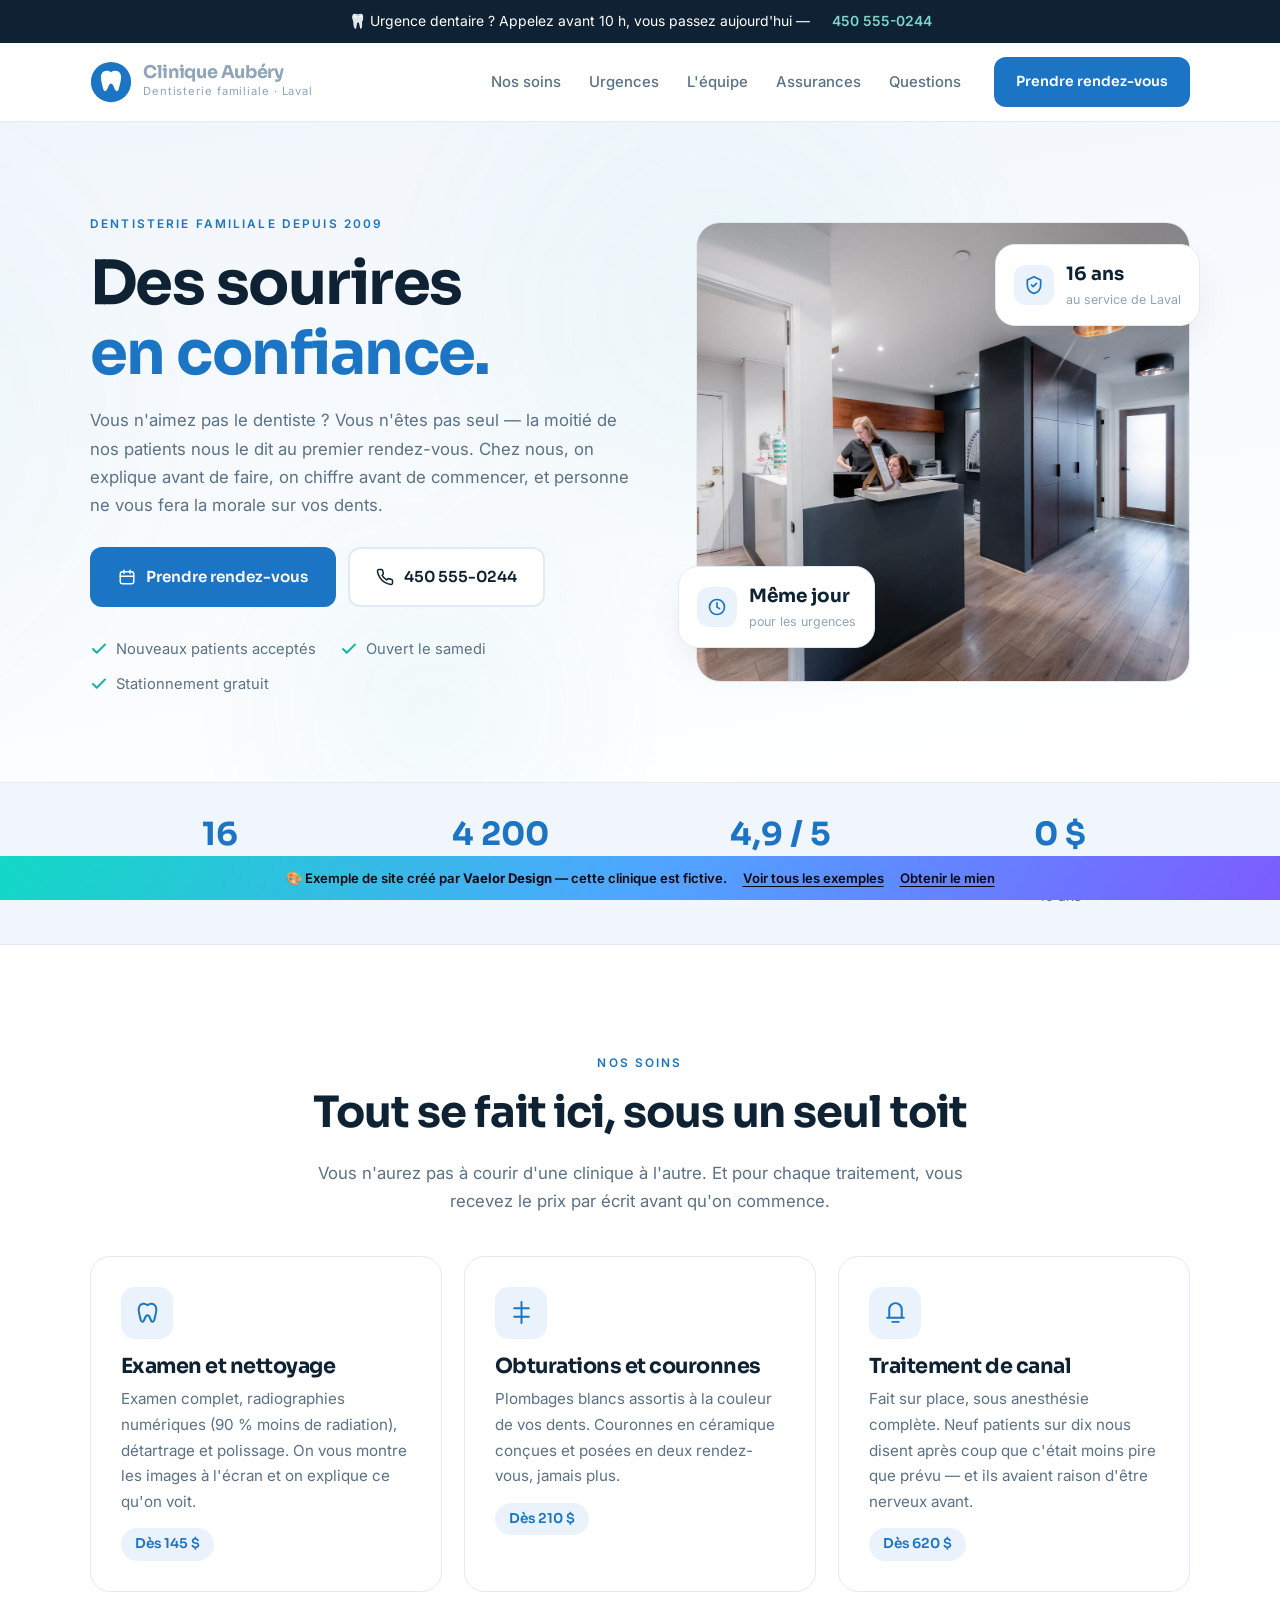
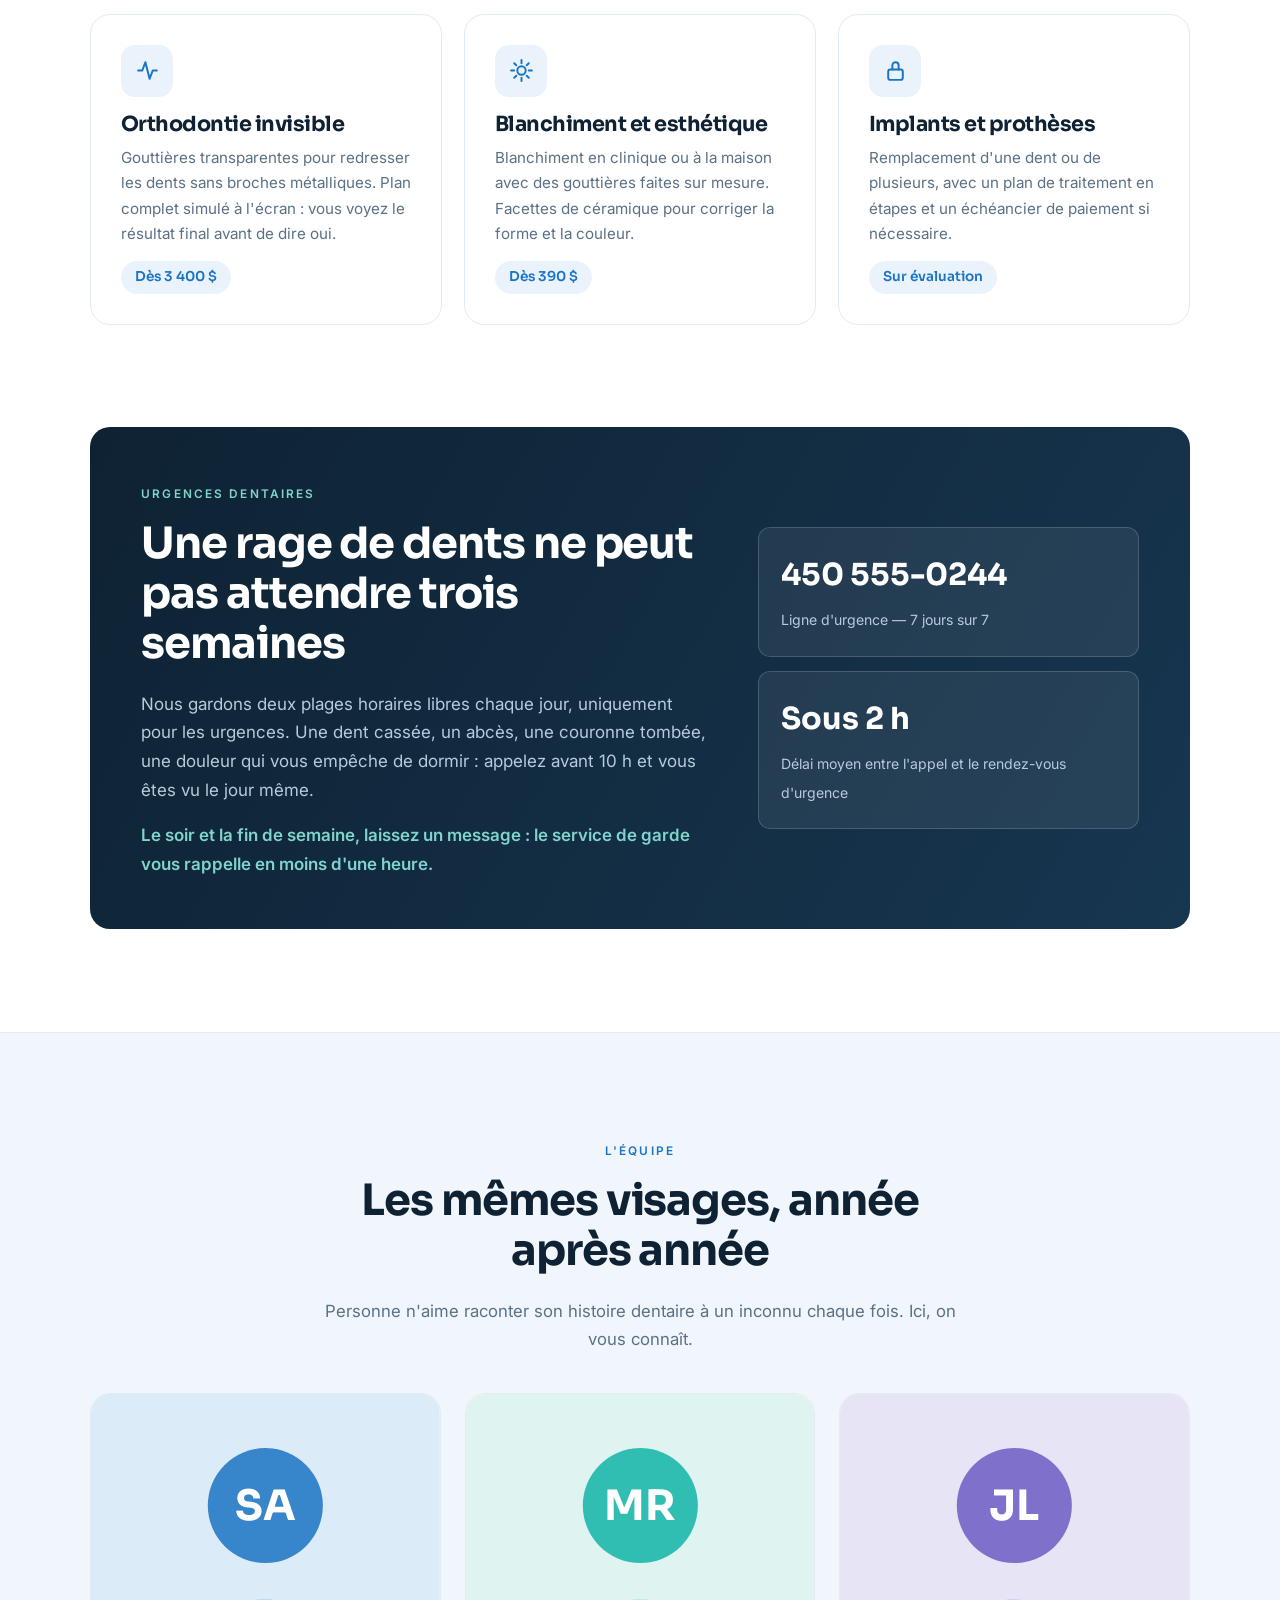
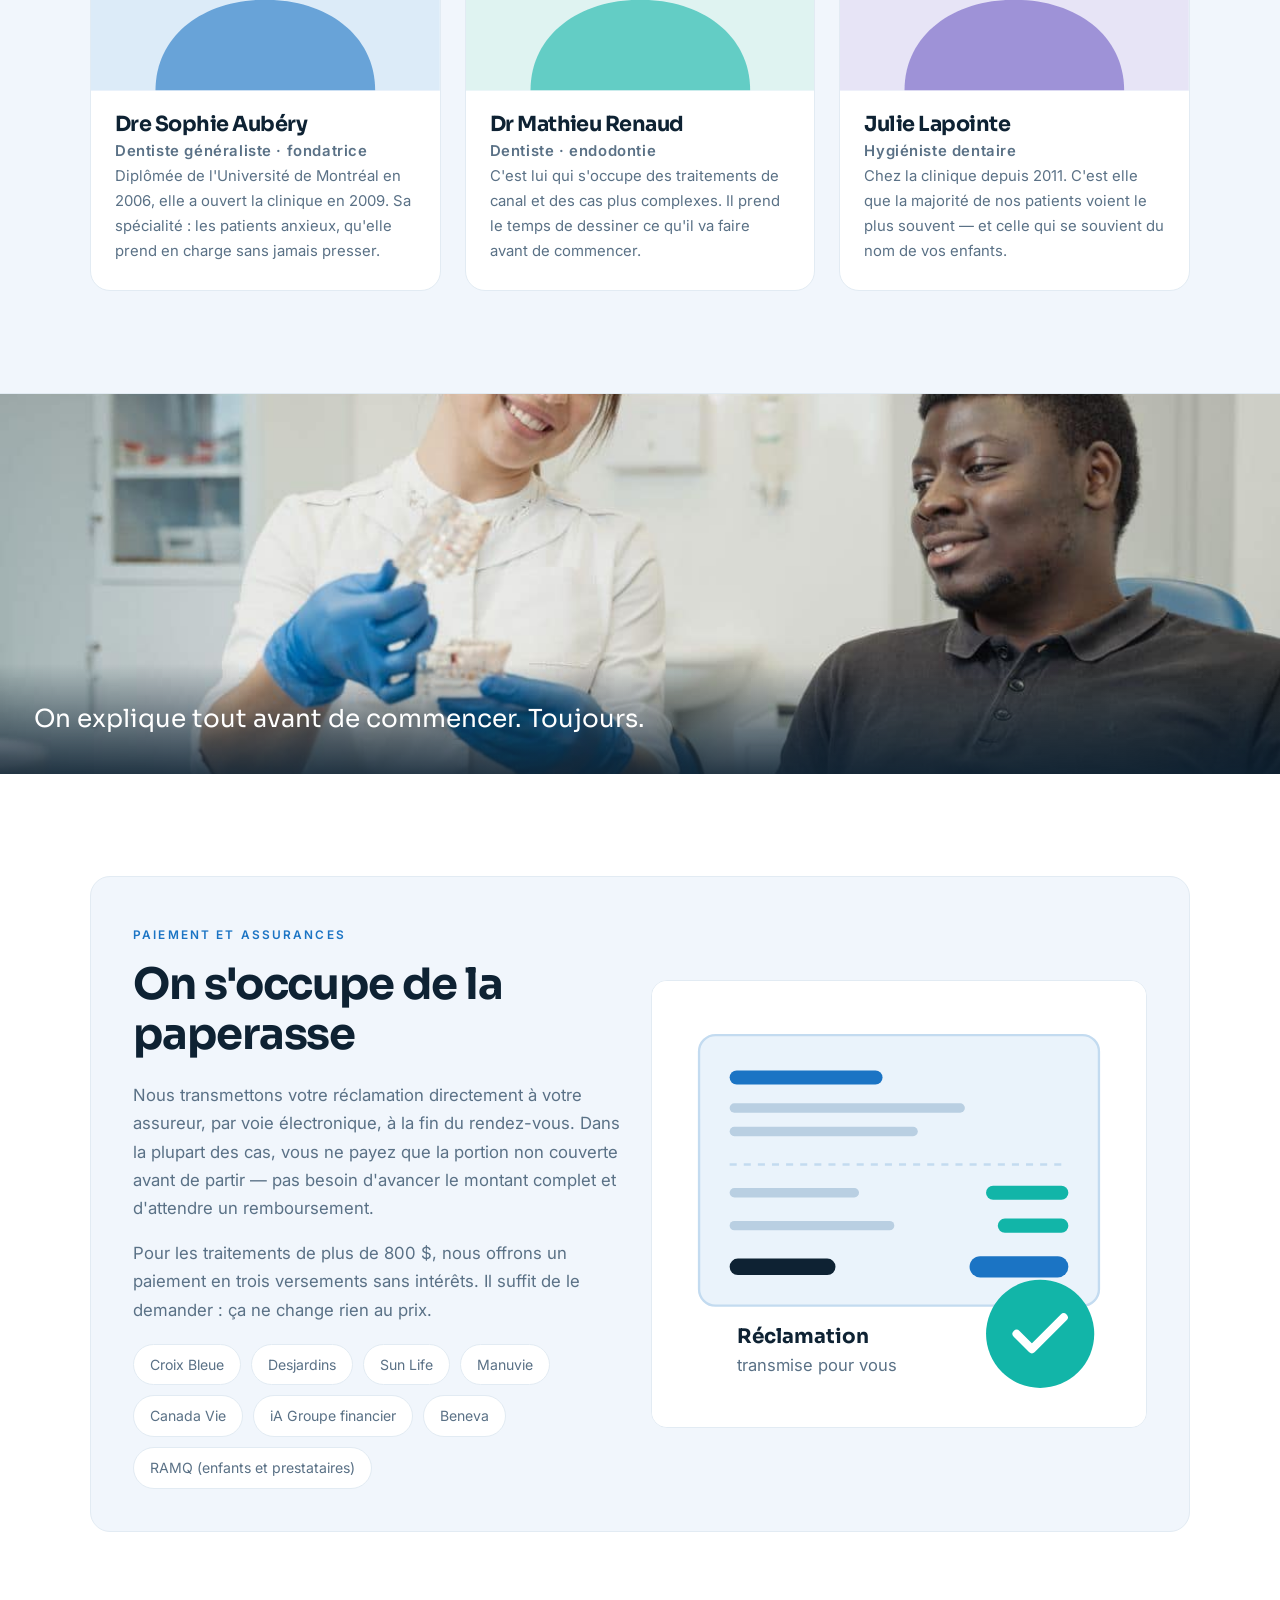
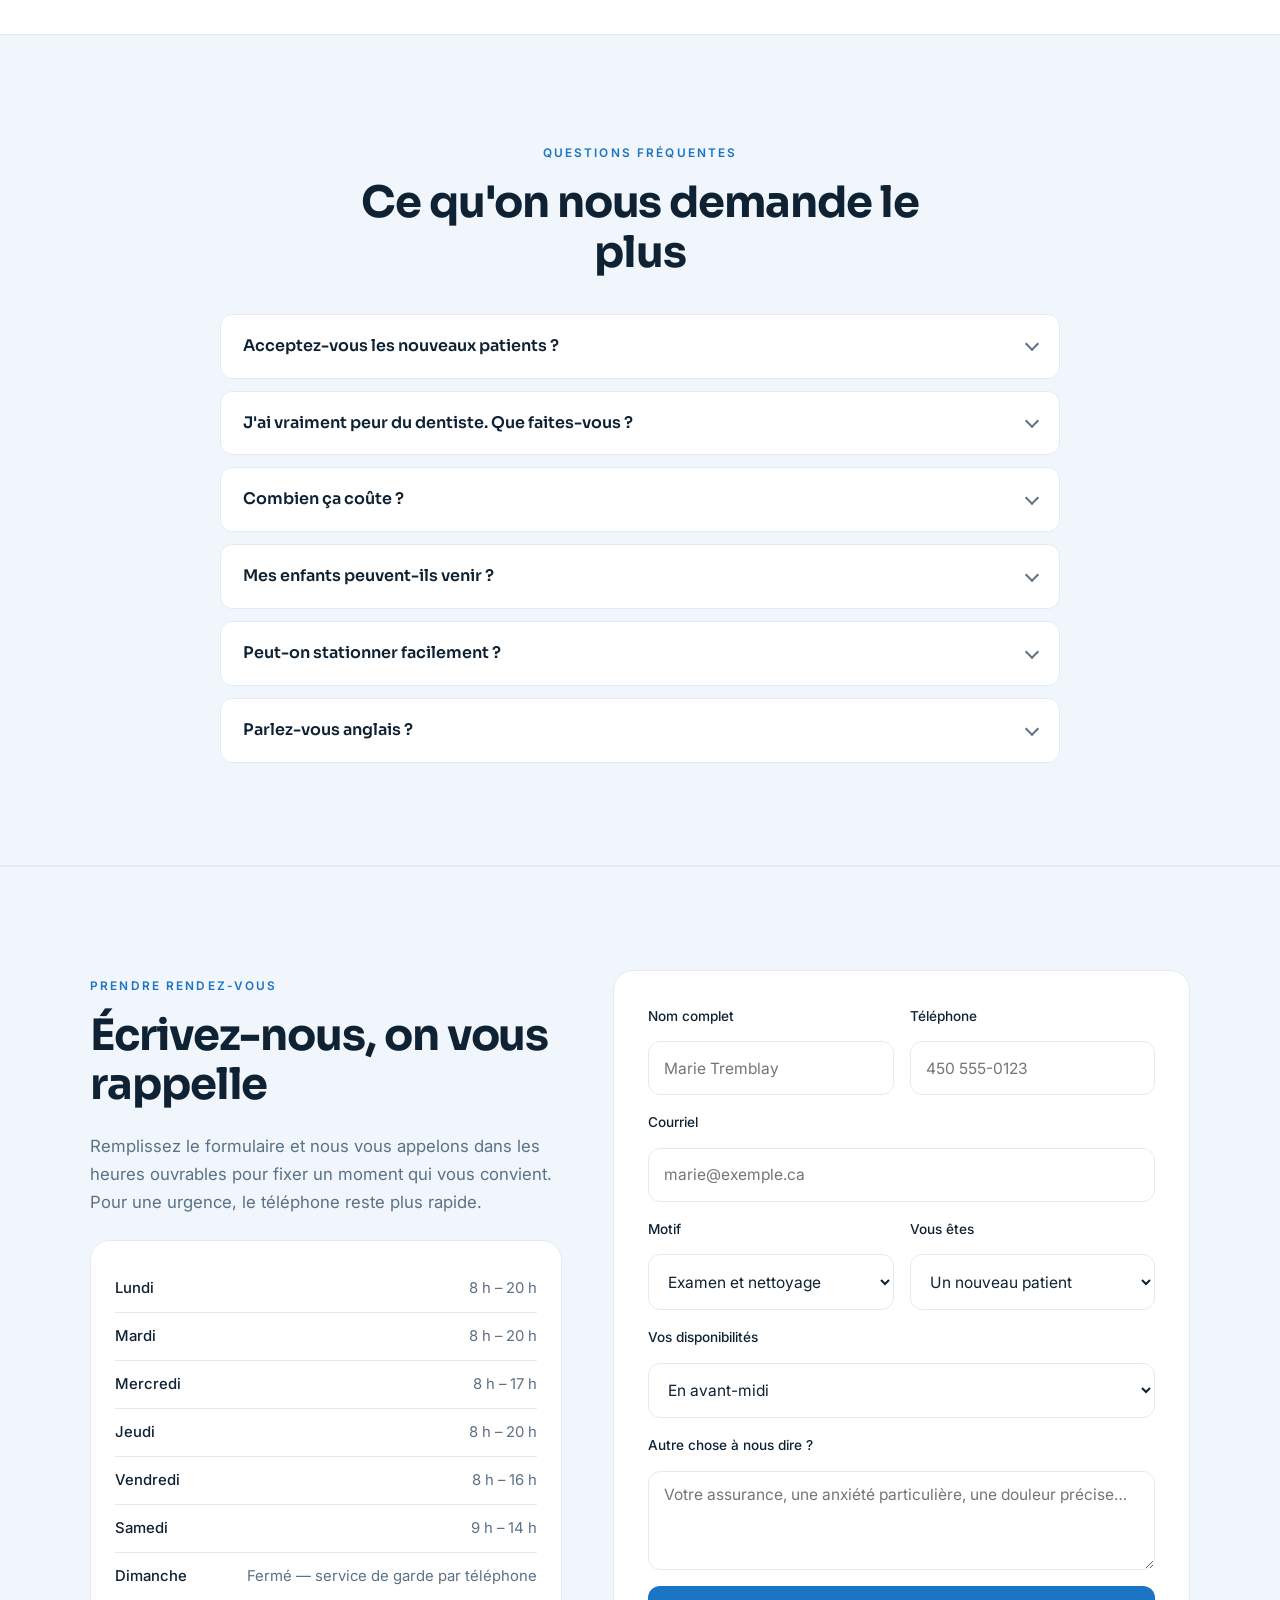
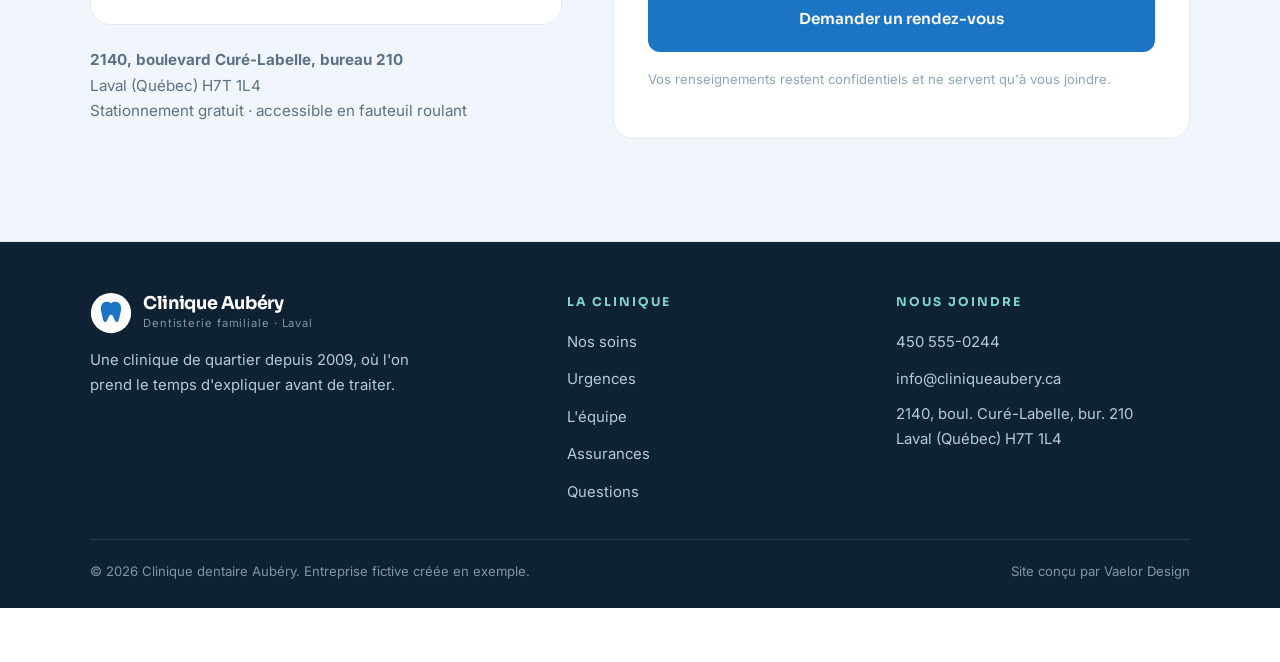
<file: demos/clinique-aubery/index.html>
<!DOCTYPE html>
<html lang="fr-CA">
<head>
<meta charset="utf-8">
<meta name="viewport" content="width=device-width, initial-scale=1">
<title>Clinique dentaire Aubéry — Dentisterie familiale à Laval</title>
<meta name="description" content="Clinique dentaire Aubéry à Laval : examens, urgences reçues le jour même, orthodontie, esthétique. Réclamation transmise directement à votre assurance. 450 555-0244.">
<meta property="og:title" content="Clinique dentaire Aubéry — Dentisterie familiale à Laval">
<meta property="og:description" content="Examens, urgences reçues le jour même, orthodontie, esthétique. Réclamation transmise directement à votre assurance.">
<meta property="og:type" content="website">
<meta property="og:locale" content="fr_CA">
<meta name="twitter:card" content="summary_large_image">
<meta name="theme-color" content="#1B74C4">
<link rel="preload" as="image" href="images/heros.jpg" fetchpriority="high">
<link rel="preconnect" href="https://fonts.googleapis.com">
<link rel="preconnect" href="https://fonts.gstatic.com" crossorigin>
<link href="https://fonts.googleapis.com/css2?family=Sora:wght@500;600;700&family=Inter:wght@400;500;600&display=swap" rel="stylesheet">
<style>
/* ===== CLINIQUE AUBÉRY — thème Clarté ================================== */
:root{
  --bleu:#1B74C4; --bleu-f:#12558F; --bleu-p:#EAF3FB; --menthe:#12B5A8;
  --encre:#0E2233; --gris:#5A7186; --gris-c:#8FA5B8; --bord:#E2EBF3;
  --fond:#FFFFFF; --fond2:#F1F6FC;
  --max:1180px; --pad:clamp(20px,5vw,40px); --r:12px; --r-l:20px;
  --t:'Sora',system-ui,sans-serif; --c:'Inter',system-ui,sans-serif;
  --ombre:0 18px 50px -22px rgba(14,34,51,.28);
  --ease:cubic-bezier(.16,1,.3,1);
}
*,*::before,*::after{box-sizing:border-box}
html{scroll-behavior:smooth;scroll-padding-top:88px}
body{margin:0;background:var(--fond);color:var(--encre);font-family:var(--c);font-size:17px;line-height:1.68;-webkit-font-smoothing:antialiased;overflow-x:hidden;padding-bottom:54px}
img,svg{max-width:100%;display:block}
h1,h2,h3{font-family:var(--t);font-weight:700;line-height:1.15;margin:0 0 .5em;letter-spacing:-.025em}
h1{font-size:clamp(2.3rem,5.6vw,3.8rem)}
h2{font-size:clamp(1.8rem,3.8vw,2.7rem)}
h3{font-size:clamp(1.1rem,1.8vw,1.3rem)}
p{margin:0 0 1em}
a{color:inherit}
:focus-visible{outline:3px solid var(--bleu);outline-offset:2px;border-radius:6px}
.env{width:100%;max-width:var(--max);margin-inline:auto;padding-inline:var(--pad)}
.sec{padding-block:clamp(60px,8vw,104px)}
.sur{display:inline-block;font-size:.74rem;font-weight:600;letter-spacing:.18em;text-transform:uppercase;color:var(--bleu);margin-bottom:14px}
.plomb{color:var(--gris);font-size:1.05rem;max-width:62ch}
.centre{text-align:center;margin-inline:auto}
.bleu{color:var(--bleu)}

.btn{display:inline-flex;align-items:center;justify-content:center;gap:10px;font-family:var(--t);font-size:.95rem;font-weight:600;padding:15px 26px;border-radius:var(--r);border:2px solid transparent;text-decoration:none;cursor:pointer;transition:background .22s ease,border-color .22s ease,transform .3s var(--ease);white-space:nowrap}
.btn:active{transform:scale(.97);transition-duration:.12s}
@media(prefers-reduced-motion:reduce){.btn:active{transform:none}}
.btn svg{width:18px;height:18px;flex:0 0 auto}
.btn--plein{background:var(--bleu);color:#fff}
.btn--plein:hover{background:var(--bleu-f);transform:translateY(-2px);box-shadow:0 12px 26px -10px rgba(27,116,196,.6)}
.btn--ligne{background:#fff;border-color:var(--bord);color:var(--encre)}
.btn--ligne:hover{border-color:var(--bleu);color:var(--bleu)}
.btn--menthe{background:var(--menthe);color:#fff}
.btn--menthe:hover{background:#0E9C91;transform:translateY(-2px)}
.btn--mini{padding:11px 20px;font-size:.87rem}
/* Un bouton pleine largeur doit pouvoir passer à la ligne, sinon son libellé
   élargit toute la page sur téléphone. */
.form .btn{white-space:normal;text-align:center}
@media(max-width:430px){.btn{white-space:normal;text-align:center}}
body{overflow-wrap:break-word}

/* Bandeau urgence */
.urg-bar{background:var(--encre);color:#fff;font-size:.87rem;padding:10px 0}
.urg-bar .env{display:flex;flex-wrap:wrap;gap:6px 22px;align-items:center;justify-content:center;text-align:center}
.urg-bar a{color:#7FD4CC;font-weight:600;text-decoration:none}
.urg-bar a:hover{text-decoration:underline}

/* En-tête */
.ent{position:sticky;top:0;z-index:100;background:rgba(255,255,255,.94);backdrop-filter:blur(12px);border-bottom:1px solid var(--bord);transition:box-shadow .3s}
.ent.collee{box-shadow:0 6px 24px -14px rgba(14,34,51,.3)}
.ent__g{display:flex;align-items:center;gap:20px;padding-block:14px}
.logo{display:flex;align-items:center;gap:11px;text-decoration:none;margin-right:auto}
.logo__m{width:42px;height:42px;flex:0 0 auto}
.logo b{display:block;font-family:var(--t);font-size:1.1rem;font-weight:700;letter-spacing:-.02em;line-height:1.1}
.logo span{display:block;font-size:.7rem;color:var(--gris-c);letter-spacing:.08em}
.nav{display:flex;align-items:center;gap:2px}
.nav a{text-decoration:none;color:var(--gris);font-size:.93rem;font-weight:500;padding:9px 13px;border-radius:8px;transition:.2s}
.nav a:hover{color:var(--bleu);background:var(--bleu-p)}
/* Le bouton du menu ne sert qu'au téléphone : sur ordinateur c'est .ent__cta
   qui joue ce rôle, sinon l'appel à l'action apparaît deux fois. */
.nav > .btn{display:none}
@media(max-width:980px){.nav > .btn{display:inline-flex}}
.brg{display:none;width:44px;height:44px;border-radius:10px;background:var(--fond2);border:1px solid var(--bord);cursor:pointer;flex-direction:column;align-items:center;justify-content:center;gap:5px}
.brg span{width:18px;height:2px;background:var(--encre);border-radius:2px;transition:.25s}
.brg[aria-expanded=true] span:nth-child(1){transform:translateY(7px) rotate(45deg)}
.brg[aria-expanded=true] span:nth-child(2){opacity:0}
.brg[aria-expanded=true] span:nth-child(3){transform:translateY(-7px) rotate(-45deg)}
@media(max-width:980px){
  .brg{display:flex}.ent__cta{display:none}
  .nav{position:absolute;inset:100% 12px auto 12px;flex-direction:column;align-items:stretch;background:#fff;border:1px solid var(--bord);border-radius:var(--r-l);padding:10px;box-shadow:var(--ombre);opacity:0;transform:translateY(-10px);pointer-events:none;transition:.22s}
  .nav.ouv{opacity:1;transform:none;pointer-events:auto}
  .nav a{padding:14px}
  .nav .btn{margin-top:6px}
}

/* Héros */
.hero{background:linear-gradient(170deg,var(--fond2) 0%,#fff 100%);padding-block:clamp(50px,7vw,86px);position:relative;overflow:hidden}
.hero__g{display:grid;grid-template-columns:1.05fr .95fr;gap:clamp(30px,5vw,60px);align-items:center;position:relative;z-index:2}
@media(max-width:940px){.hero__g{grid-template-columns:1fr}}
.hero h1{margin-bottom:18px}
.hero__act{display:flex;flex-wrap:wrap;gap:12px;margin-top:28px}
.hero__pts{display:flex;flex-wrap:wrap;gap:10px 24px;margin-top:30px;font-size:.92rem;color:var(--gris)}
.pt{display:flex;align-items:center;gap:8px}
.pt svg{width:18px;height:18px;color:var(--menthe);flex:0 0 auto}
.hero__art{position:relative}
.hero__art img.v3-photo{width:100%;height:clamp(320px,38vw,460px);object-fit:cover;display:block;
  border-radius:24px;border:1px solid var(--bord)}
/* La nappe de couleur vit derrière les deux colonnes, jamais devant le texte. */
.bande-photo{position:relative;height:clamp(230px,30vw,380px);overflow:hidden}
.bande-photo img{width:100%;height:100%;object-fit:cover}
.bande-photo__t{position:absolute;inset:auto 0 0 0;z-index:2;padding:clamp(18px,4vw,34px);
  background:linear-gradient(0deg,rgba(14,34,51,.88),transparent);color:#fff;
  font-family:var(--t);font-size:clamp(1.05rem,2.2vw,1.55rem)}
.badge-flot{position:absolute;background:#fff;border:1px solid var(--bord);border-radius:var(--r-l);box-shadow:var(--ombre);padding:14px 18px;display:flex;align-items:center;gap:12px;font-size:.85rem}
.badge-flot b{display:block;font-family:var(--t);font-size:1.15rem;color:var(--encre)}
.badge-flot span{color:var(--gris-c);font-size:.78rem}
.badge-flot__i{width:40px;height:40px;border-radius:12px;background:var(--bleu-p);display:grid;place-items:center;flex:0 0 auto}
.badge-flot__i svg{width:20px;height:20px;color:var(--bleu)}
.bf1{left:-18px;bottom:34px}.bf2{right:-10px;top:22px}
@media(max-width:940px){.bf1{left:4px}.bf2{right:4px}}
@media(max-width:520px){.badge-flot{display:none}}

/* Bandeau confiance */
.conf{border-block:1px solid var(--bord);background:var(--fond2)}
.conf__g{display:grid;grid-template-columns:repeat(4,1fr);gap:20px;padding-block:34px;text-align:center}
@media(max-width:820px){.conf__g{grid-template-columns:repeat(2,1fr);gap:26px}}
.conf b{display:block;font-family:var(--t);font-size:2rem;color:var(--bleu);line-height:1.1}
.conf span{font-size:.86rem;color:var(--gris)}

/* Grilles */
.g{display:grid;gap:22px}
.g3{grid-template-columns:repeat(3,1fr)}
.g2{grid-template-columns:repeat(2,1fr)}
@media(max-width:900px){.g3{grid-template-columns:repeat(2,1fr)}}
@media(max-width:640px){.g3,.g2{grid-template-columns:1fr}}

.carte{background:#fff;border:1px solid var(--bord);border-radius:var(--r-l);padding:clamp(22px,2.6vw,30px);transition:.25s}
.carte:hover{border-color:#C3DBF0;box-shadow:var(--ombre);transform:translateY(-4px)}
.carte__i{width:52px;height:52px;border-radius:14px;background:var(--bleu-p);display:grid;place-items:center;margin-bottom:16px}
.carte__i svg{width:25px;height:25px;color:var(--bleu)}
.carte h3{margin-bottom:8px}
.carte p{color:var(--gris);font-size:.95rem;margin:0}
.carte__px{display:inline-block;margin-top:14px;font-family:var(--t);font-size:.85rem;font-weight:600;color:var(--bleu);background:var(--bleu-p);border-radius:99px;padding:5px 14px}

/* Urgence */
.urg{background:linear-gradient(120deg,var(--encre),#173650);color:#fff;border-radius:var(--r-l);padding:clamp(28px,4vw,52px);display:grid;grid-template-columns:1.2fr .8fr;gap:clamp(24px,4vw,46px);align-items:center}
@media(max-width:820px){.urg{grid-template-columns:1fr}}
.urg h2{color:#fff}
.urg p{color:#B6CBDC}
.urg .sur{color:#7FD4CC}
.urg__box{background:rgba(255,255,255,.07);border:1px solid rgba(255,255,255,.16);border-radius:var(--r);padding:22px}
.urg__box b{display:block;font-family:var(--t);font-size:1.9rem;margin-bottom:4px}
.urg__box span{color:#B6CBDC;font-size:.88rem}

/* Équipe */
.equipe{display:grid;grid-template-columns:repeat(3,1fr);gap:24px}
@media(max-width:880px){.equipe{grid-template-columns:1fr}}
.pers{background:#fff;border:1px solid var(--bord);border-radius:var(--r-l);overflow:hidden;transition:.25s}
.pers:hover{box-shadow:var(--ombre);transform:translateY(-4px)}
.pers__ph{aspect-ratio:4/3.4;background:var(--fond2)}
.pers__c{padding:22px 24px 26px}
.pers h3{margin-bottom:2px}
.pers__r{font-size:.83rem;font-weight:600;color:var(--bleu);letter-spacing:.04em;margin-bottom:10px}
.pers p{color:var(--gris);font-size:.93rem;margin:0}

/* Assurances */
.assur{background:var(--fond2);border:1px solid var(--bord);border-radius:var(--r-l);padding:clamp(24px,3.4vw,42px)}
.assur__liste{display:flex;flex-wrap:wrap;gap:10px;margin-top:20px}
.assur__liste span{background:#fff;border:1px solid var(--bord);border-radius:99px;padding:8px 16px;font-size:.88rem;color:var(--gris)}

/* FAQ */
.faq{display:grid;gap:12px;max-width:840px;margin-inline:auto}
.qr{border:1px solid var(--bord);border-radius:var(--r);background:#fff;overflow:hidden}
.qr[open]{border-color:#C3DBF0;box-shadow:var(--ombre)}
.qr summary{cursor:pointer;list-style:none;padding:18px 54px 18px 22px;position:relative;font-family:var(--t);font-weight:600;font-size:1rem}
.qr summary::-webkit-details-marker{display:none}
.qr summary::after{content:'';position:absolute;right:22px;top:50%;width:10px;height:10px;border-right:2px solid var(--gris);border-bottom:2px solid var(--gris);transform:translateY(-70%) rotate(45deg);transition:.25s}
.qr[open] summary::after{transform:translateY(-30%) rotate(-135deg)}
.qr div{padding:0 22px 20px;color:var(--gris);font-size:.95rem}

/* Rendez-vous */
.rdv{background:var(--fond2);border-block:1px solid var(--bord)}
.rdv__g{display:grid;grid-template-columns:.9fr 1.1fr;gap:clamp(28px,4vw,56px)}
@media(max-width:900px){.rdv__g{grid-template-columns:1fr}}
.heures{background:#fff;border:1px solid var(--bord);border-radius:var(--r-l);padding:24px;margin-top:24px}
.heure{display:flex;justify-content:space-between;gap:16px;padding:11px 0;border-bottom:1px solid var(--bord);font-size:.93rem}
.heure:last-child{border-bottom:none}
.heure b{font-weight:500;color:var(--encre)}
.heure span{color:var(--gris)}
.form{background:#fff;border:1px solid var(--bord);border-radius:var(--r-l);padding:clamp(22px,3vw,34px);display:grid;gap:16px}
.duo{display:grid;grid-template-columns:1fr 1fr;gap:16px}
@media(max-width:560px){.duo{grid-template-columns:1fr}}
.ch{display:grid;gap:7px}
.ch label{font-size:.85rem;font-weight:500;color:var(--encre)}
.ch input,.ch select,.ch textarea{font-family:var(--c);font-size:.97rem;color:var(--encre);background:#fff;border:1.5px solid var(--bord);border-radius:var(--r);padding:13px 15px;width:100%}
.ch textarea{resize:vertical;min-height:92px}
.ch input:focus,.ch select:focus,.ch textarea:focus{outline:none;border-color:var(--bleu)}
.retour{display:none;padding:14px 16px;border-radius:var(--r);background:#E6F7F5;border:1px solid var(--menthe);color:#0B6F67;font-size:.92rem}
.retour.on{display:block}

/* Pied */
.pied{background:var(--encre);color:#B6CBDC;padding-block:50px 26px}
.pied__g{display:grid;grid-template-columns:1.5fr 1fr 1fr;gap:36px;margin-bottom:34px}
@media(max-width:760px){.pied__g{grid-template-columns:1fr;gap:26px}}
.pied h4{font-family:var(--t);font-size:.76rem;letter-spacing:.16em;text-transform:uppercase;color:#7FD4CC;margin:0 0 14px}
.pied ul{list-style:none;margin:0;padding:0;display:grid;gap:9px}
.pied a{color:#B6CBDC;text-decoration:none;font-size:.93rem}
.pied a:hover{color:#fff}
.pied__bas{border-top:1px solid rgba(255,255,255,.12);padding-top:20px;display:flex;flex-wrap:wrap;gap:12px;justify-content:space-between;font-size:.82rem;color:#7E97AC}

.rev{opacity:0;transform:translateY(22px);transition:opacity .65s ease,transform .65s ease}
.rev.vu{opacity:1;transform:none}

.demo-bar{position:fixed;inset:auto 0 0 0;z-index:200;background:linear-gradient(120deg,#12D8C5,#4FA6FF,#7C5CFF);color:#080812;font-family:var(--c);font-size:.82rem;font-weight:600;padding:11px 18px;display:flex;flex-wrap:wrap;gap:6px 16px;align-items:center;justify-content:center;text-align:center}
.demo-bar a{color:#080812;text-decoration:underline;text-underline-offset:3px}
@media(max-width:600px){.demo-bar{font-size:.74rem;padding:9px 12px}}
</style>
</head>
<body>

<div class="urg-bar">
  <div class="env">
    <span>🦷 Urgence dentaire ? Appelez avant 10 h, vous passez aujourd'hui —</span>
    <a href="tel:+14505550244">450 555-0244</a>
  </div>
</div>

<header class="ent" id="ent">
  <div class="env ent__g">
    <a class="logo" href="#">
      <svg class="logo__m" viewBox="0 0 48 48" aria-hidden="true">
        <circle cx="24" cy="24" r="23" fill="#1B74C4"/>
        <path d="M24 13c-3.4-2.6-8-2.2-10.2.8-1.9 2.6-1.5 6.4-.6 10.2.7 3 1.4 6.4 2.2 8.8.6 1.9 3 2.1 3.8.3l2.6-5.8c.8-1.7 3.6-1.7 4.4 0l2.6 5.8c.8 1.8 3.2 1.6 3.8-.3.8-2.4 1.5-5.8 2.2-8.8.9-3.8 1.3-7.6-.6-10.2-2.2-3-6.8-3.4-10.2-.8Z" fill="#fff"/>
      </svg>
      <span><b>Clinique Aubéry</b><span>Dentisterie familiale · Laval</span></span>
    </a>
    <button class="brg" id="brg" aria-label="Ouvrir le menu" aria-expanded="false" aria-controls="nav"><span></span><span></span><span></span></button>
    <nav class="nav" id="nav" aria-label="Navigation">
      <a href="#soins">Nos soins</a>
      <a href="#urgence">Urgences</a>
      <a href="#equipe">L'équipe</a>
      <a href="#assurances">Assurances</a>
      <a href="#questions">Questions</a>
      <a class="btn btn--plein btn--mini" href="#rdv">Prendre rendez-vous</a>
    </nav>
    <a class="btn btn--plein btn--mini ent__cta" href="#rdv">Prendre rendez-vous</a>
  </div>
</header>

<main>

<!-- HÉROS -->
<section class="hero">
  <div data-vfond='{"motif":"aurore","couleur":"#1B74C4","couleur2":"#12B5A8","opacite":0.16,"densite":0.9}'></div>
  <div class="env hero__g">
    <div>
      <span class="sur">Dentisterie familiale depuis 2009</span>
      <h1>Des sourires<br><span class="bleu">en confiance.</span></h1>
      <p class="plomb">
        Vous n'aimez pas le dentiste ? Vous n'êtes pas seul — la moitié de nos patients nous le dit
        au premier rendez-vous. Chez nous, on explique avant de faire, on chiffre avant de commencer,
        et personne ne vous fera la morale sur vos dents.
      </p>
      <div class="hero__act">
        <a class="btn btn--plein" href="#rdv">
          <svg viewBox="0 0 24 24" fill="none" stroke="currentColor" stroke-width="2" stroke-linecap="round" stroke-linejoin="round"><rect x="3" y="5" width="18" height="16" rx="3"/><path d="M8 3v4M16 3v4M3 11h18"/></svg>
          Prendre rendez-vous
        </a>
        <a class="btn btn--ligne" href="tel:+14505550244">
          <svg viewBox="0 0 24 24" fill="none" stroke="currentColor" stroke-width="2" stroke-linecap="round" stroke-linejoin="round"><path d="M22 16.9v3a2 2 0 0 1-2.2 2 19.8 19.8 0 0 1-8.6-3.1 19.5 19.5 0 0 1-6-6A19.8 19.8 0 0 1 2 4.2 2 2 0 0 1 4 2h3a2 2 0 0 1 2 1.7c.1 1 .4 1.9.7 2.8a2 2 0 0 1-.5 2.1L8.1 9.9a16 16 0 0 0 6 6l1.3-1.1a2 2 0 0 1 2.1-.5c.9.3 1.8.6 2.8.7a2 2 0 0 1 1.7 2Z"/></svg>
          450 555-0244
        </a>
      </div>
      <div class="hero__pts">
        <span class="pt"><svg viewBox="0 0 24 24" fill="none" stroke="currentColor" stroke-width="2.6" stroke-linecap="round" stroke-linejoin="round"><path d="M20 6 9 17l-5-5"/></svg> Nouveaux patients acceptés</span>
        <span class="pt"><svg viewBox="0 0 24 24" fill="none" stroke="currentColor" stroke-width="2.6" stroke-linecap="round" stroke-linejoin="round"><path d="M20 6 9 17l-5-5"/></svg> Ouvert le samedi</span>
        <span class="pt"><svg viewBox="0 0 24 24" fill="none" stroke="currentColor" stroke-width="2.6" stroke-linecap="round" stroke-linejoin="round"><path d="M20 6 9 17l-5-5"/></svg> Stationnement gratuit</span>
      </div>
    </div>

    <div class="hero__art">
      <img class="v3-photo" src="images/heros.jpg" alt="La salle de soins de la Clinique Aubéry" fetchpriority="high">

      <div class="badge-flot bf1">
        <span class="badge-flot__i"><svg viewBox="0 0 24 24" fill="none" stroke="currentColor" stroke-width="2" stroke-linecap="round" stroke-linejoin="round"><circle cx="12" cy="12" r="9"/><path d="M12 7v5l3 2"/></svg></span>
        <span><b>Même jour</b><span>pour les urgences</span></span>
      </div>
      <div class="badge-flot bf2">
        <span class="badge-flot__i"><svg viewBox="0 0 24 24" fill="none" stroke="currentColor" stroke-width="2" stroke-linecap="round" stroke-linejoin="round"><path d="M12 2 4 6v6c0 5 3.4 8.9 8 10 4.6-1.1 8-5 8-10V6l-8-4Z"/><path d="m9 12 2 2 4-4"/></svg></span>
        <span><b>16 ans</b><span>au service de Laval</span></span>
      </div>
    </div>
  </div>
</section>

<!-- CONFIANCE -->
<div class="conf">
  <div class="env conf__g">
    <div class="rev"><b>16</b><span>ans à Chomedey</span></div>
    <div class="rev"><b>4 200</b><span>patients suivis</span></div>
    <div class="rev"><b>4,9 / 5</b><span>sur 312 avis Google</span></div>
    <div class="rev"><b>0 $</b><span>pour l'examen d'un enfant de moins de 10 ans</span></div>
  </div>
</div>

<!-- SOINS -->
<section class="sec" id="soins">
  <div class="env">
    <div class="centre rev" style="max-width:700px;margin-bottom:40px">
      <span class="sur">Nos soins</span>
      <h2>Tout se fait ici, sous un seul toit</h2>
      <p class="plomb centre">Vous n'aurez pas à courir d'une clinique à l'autre. Et pour chaque traitement, vous recevez le prix par écrit avant qu'on commence.</p>
    </div>

    <div class="g g3">
      <article class="carte rev">
        <span class="carte__i"><svg viewBox="0 0 24 24" fill="none" stroke="currentColor" stroke-width="1.9" stroke-linecap="round" stroke-linejoin="round"><path d="M12 5c-2.5-2-6-1.7-7.5.6-1.4 2-1.1 4.8-.4 7.6.5 2.2 1 4.7 1.6 6.5.5 1.4 2.2 1.6 2.8.2l1.9-4.3c.6-1.3 2.6-1.3 3.2 0l1.9 4.3c.6 1.4 2.3 1.2 2.8-.2.6-1.8 1.1-4.3 1.6-6.5.7-2.8 1-5.6-.4-7.6C18 3.3 14.5 3 12 5Z"/></svg></span>
        <h3>Examen et nettoyage</h3>
        <p>Examen complet, radiographies numériques (90 % moins de radiation), détartrage et polissage. On vous montre les images à l'écran et on explique ce qu'on voit.</p>
        <span class="carte__px">Dès 145 $</span>
      </article>

      <article class="carte rev">
        <span class="carte__i"><svg viewBox="0 0 24 24" fill="none" stroke="currentColor" stroke-width="1.9" stroke-linecap="round" stroke-linejoin="round"><path d="M12 2v20M5 8h14M5 16h14"/></svg></span>
        <h3>Obturations et couronnes</h3>
        <p>Plombages blancs assortis à la couleur de vos dents. Couronnes en céramique conçues et posées en deux rendez-vous, jamais plus.</p>
        <span class="carte__px">Dès 210 $</span>
      </article>

      <article class="carte rev">
        <span class="carte__i"><svg viewBox="0 0 24 24" fill="none" stroke="currentColor" stroke-width="1.9" stroke-linecap="round" stroke-linejoin="round"><path d="M4 17h16M6 17V9a6 6 0 0 1 12 0v8M9 21h6"/></svg></span>
        <h3>Traitement de canal</h3>
        <p>Fait sur place, sous anesthésie complète. Neuf patients sur dix nous disent après coup que c'était moins pire que prévu — et ils avaient raison d'être nerveux avant.</p>
        <span class="carte__px">Dès 620 $</span>
      </article>

      <article class="carte rev">
        <span class="carte__i"><svg viewBox="0 0 24 24" fill="none" stroke="currentColor" stroke-width="1.9" stroke-linecap="round" stroke-linejoin="round"><path d="M3 12h4l3-8 4 16 3-8h4"/></svg></span>
        <h3>Orthodontie invisible</h3>
        <p>Gouttières transparentes pour redresser les dents sans broches métalliques. Plan complet simulé à l'écran : vous voyez le résultat final avant de dire oui.</p>
        <span class="carte__px">Dès 3 400 $</span>
      </article>

      <article class="carte rev">
        <span class="carte__i"><svg viewBox="0 0 24 24" fill="none" stroke="currentColor" stroke-width="1.9" stroke-linecap="round" stroke-linejoin="round"><circle cx="12" cy="12" r="4"/><path d="M12 2v3M12 19v3M2 12h3M19 12h3M5 5l2 2M17 17l2 2M19 5l-2 2M7 17l-2 2"/></svg></span>
        <h3>Blanchiment et esthétique</h3>
        <p>Blanchiment en clinique ou à la maison avec des gouttières faites sur mesure. Facettes de céramique pour corriger la forme et la couleur.</p>
        <span class="carte__px">Dès 390 $</span>
      </article>

      <article class="carte rev">
        <span class="carte__i"><svg viewBox="0 0 24 24" fill="none" stroke="currentColor" stroke-width="1.9" stroke-linecap="round" stroke-linejoin="round"><path d="M9 11V7a3 3 0 0 1 6 0v4"/><rect x="5" y="11" width="14" height="10" rx="2"/></svg></span>
        <h3>Implants et prothèses</h3>
        <p>Remplacement d'une dent ou de plusieurs, avec un plan de traitement en étapes et un échéancier de paiement si nécessaire.</p>
        <span class="carte__px">Sur évaluation</span>
      </article>
    </div>
  </div>
</section>

<!-- URGENCE -->
<section class="sec" id="urgence" style="padding-top:0">
  <div class="env">
    <div class="urg rev">
      <div>
        <span class="sur">Urgences dentaires</span>
        <h2>Une rage de dents ne peut pas attendre trois semaines</h2>
        <p>
          Nous gardons deux plages horaires libres chaque jour, uniquement pour les urgences.
          Une dent cassée, un abcès, une couronne tombée, une douleur qui vous empêche de dormir :
          appelez avant 10 h et vous êtes vu le jour même.
        </p>
        <p style="color:#7FD4CC;font-weight:600;margin-bottom:0">
          Le soir et la fin de semaine, laissez un message : le service de garde vous rappelle en moins d'une heure.
        </p>
      </div>
      <div style="display:grid;gap:14px">
        <a class="urg__box" href="tel:+14505550244" style="text-decoration:none;display:block">
          <b>450 555-0244</b>
          <span>Ligne d'urgence — 7 jours sur 7</span>
        </a>
        <div class="urg__box">
          <b>Sous 2 h</b>
          <span>Délai moyen entre l'appel et le rendez-vous d'urgence</span>
        </div>
      </div>
    </div>
  </div>
</section>

<!-- ÉQUIPE -->
<section class="sec" id="equipe" style="background:var(--fond2);border-block:1px solid var(--bord)">
  <div class="env">
    <div class="centre rev" style="max-width:660px;margin-bottom:40px">
      <span class="sur">L'équipe</span>
      <h2>Les mêmes visages, année après année</h2>
      <p class="plomb centre">Personne n'aime raconter son histoire dentaire à un inconnu chaque fois. Ici, on vous connaît.</p>
    </div>

    <div class="equipe">
      <article class="pers rev">
        <div class="pers__ph">
          <svg viewBox="0 0 400 340" aria-hidden="true"><rect width="400" height="340" fill="#DCEBF8"/>
            <circle cx="200" cy="128" r="66" fill="#1B74C4" opacity=".85"/>
            <path d="M74 340c0-64 56-104 126-104s126 40 126 104Z" fill="#1B74C4" opacity=".6"/>
            <text x="200" y="145" text-anchor="middle" font-family="Sora,sans-serif" font-size="48" font-weight="700" fill="#fff">SA</text>
          </svg>
        </div>
        <div class="pers__c">
          <h3>Dre Sophie Aubéry</h3>
          <p class="pers__r">Dentiste généraliste · fondatrice</p>
          <p>Diplômée de l'Université de Montréal en 2006, elle a ouvert la clinique en 2009. Sa spécialité : les patients anxieux, qu'elle prend en charge sans jamais presser.</p>
        </div>
      </article>

      <article class="pers rev">
        <div class="pers__ph">
          <svg viewBox="0 0 400 340" aria-hidden="true"><rect width="400" height="340" fill="#DFF3F1"/>
            <circle cx="200" cy="128" r="66" fill="#12B5A8" opacity=".85"/>
            <path d="M74 340c0-64 56-104 126-104s126 40 126 104Z" fill="#12B5A8" opacity=".6"/>
            <text x="200" y="145" text-anchor="middle" font-family="Sora,sans-serif" font-size="48" font-weight="700" fill="#fff">MR</text>
          </svg>
        </div>
        <div class="pers__c">
          <h3>Dr Mathieu Renaud</h3>
          <p class="pers__r">Dentiste · endodontie</p>
          <p>C'est lui qui s'occupe des traitements de canal et des cas plus complexes. Il prend le temps de dessiner ce qu'il va faire avant de commencer.</p>
        </div>
      </article>

      <article class="pers rev">
        <div class="pers__ph">
          <svg viewBox="0 0 400 340" aria-hidden="true"><rect width="400" height="340" fill="#E7E4F6"/>
            <circle cx="200" cy="128" r="66" fill="#6E5CC4" opacity=".85"/>
            <path d="M74 340c0-64 56-104 126-104s126 40 126 104Z" fill="#6E5CC4" opacity=".6"/>
            <text x="200" y="145" text-anchor="middle" font-family="Sora,sans-serif" font-size="48" font-weight="700" fill="#fff">JL</text>
          </svg>
        </div>
        <div class="pers__c">
          <h3>Julie Lapointe</h3>
          <p class="pers__r">Hygiéniste dentaire</p>
          <p>Chez la clinique depuis 2011. C'est elle que la majorité de nos patients voient le plus souvent — et celle qui se souvient du nom de vos enfants.</p>
        </div>
      </article>
    </div>
  </div>
</section>

<!-- ASSURANCES -->
<div class="bande-photo">
  <img class="v3-photo-bande" src="images/equipe.jpg" alt="Une hygiéniste de la clinique avec un patient, pendant un examen" loading="lazy">
  <div class="bande-photo__t">On explique tout avant de commencer. Toujours.</div>
</div>

<section class="sec" id="assurances">
  <div class="env">
    <div class="assur rev">
      <div class="g g2" style="align-items:center">
        <div>
          <span class="sur">Paiement et assurances</span>
          <h2>On s'occupe de la paperasse</h2>
          <p class="plomb">
            Nous transmettons votre réclamation directement à votre assureur, par voie électronique,
            à la fin du rendez-vous. Dans la plupart des cas, vous ne payez que la portion non couverte
            avant de partir — pas besoin d'avancer le montant complet et d'attendre un remboursement.
          </p>
          <p class="plomb">
            Pour les traitements de plus de 800 $, nous offrons un paiement en trois versements sans
            intérêts. Il suffit de le demander : ça ne change rien au prix.
          </p>
          <div class="assur__liste">
            <span>Croix Bleue</span><span>Desjardins</span><span>Sun Life</span><span>Manuvie</span>
            <span>Canada Vie</span><span>iA Groupe financier</span><span>Beneva</span><span>RAMQ (enfants et prestataires)</span>
          </div>
        </div>
        <div>
          <svg viewBox="0 0 420 380" style="border-radius:16px;background:#fff;border:1px solid var(--bord)" aria-hidden="true">
            <rect width="420" height="380" fill="#fff"/>
            <rect x="40" y="46" width="340" height="230" rx="14" fill="#EAF3FB" stroke="#C3DBF0" stroke-width="2"/>
            <rect x="66" y="76" width="130" height="12" rx="6" fill="#1B74C4"/>
            <rect x="66" y="104" width="200" height="8" rx="4" fill="#B9CFE2"/>
            <rect x="66" y="124" width="160" height="8" rx="4" fill="#B9CFE2"/>
            <line x1="66" y1="156" x2="354" y2="156" stroke="#C3DBF0" stroke-width="2" stroke-dasharray="6 6"/>
            <rect x="66" y="176" width="110" height="8" rx="4" fill="#B9CFE2"/>
            <rect x="284" y="174" width="70" height="12" rx="6" fill="#12B5A8"/>
            <rect x="66" y="204" width="140" height="8" rx="4" fill="#B9CFE2"/>
            <rect x="294" y="202" width="60" height="12" rx="6" fill="#12B5A8"/>
            <rect x="66" y="236" width="90" height="14" rx="7" fill="#0E2233"/>
            <rect x="270" y="234" width="84" height="18" rx="9" fill="#1B74C4"/>
            <circle cx="330" cy="300" r="46" fill="#12B5A8"/>
            <path d="m310 300 13 13 27-27" stroke="#fff" stroke-width="7" stroke-linecap="round" stroke-linejoin="round" fill="none"/>
            <text x="72" y="308" font-family="Sora,sans-serif" font-size="17" font-weight="700" fill="#0E2233">Réclamation</text>
            <text x="72" y="332" font-family="Inter,sans-serif" font-size="14" fill="#5A7186">transmise pour vous</text>
          </svg>
        </div>
      </div>
    </div>
  </div>
</section>

<!-- QUESTIONS -->
<section class="sec" id="questions" style="background:var(--fond2);border-block:1px solid var(--bord)">
  <div class="env">
    <div class="centre rev" style="max-width:640px;margin-bottom:36px">
      <span class="sur">Questions fréquentes</span>
      <h2>Ce qu'on nous demande le plus</h2>
    </div>
    <div class="faq rev">
      <details class="qr"><summary>Acceptez-vous les nouveaux patients ?</summary><div><p>Oui, en tout temps. Le premier rendez-vous dure environ une heure : examen complet, radiographies, nettoyage et discussion sur ce qu'il y a à faire. Vous repartez avec un plan écrit et chiffré, sans obligation.</p></div></details>
      <details class="qr"><summary>J'ai vraiment peur du dentiste. Que faites-vous ?</summary><div><p>On commence par s'asseoir et parler, sans instrument dans les mains. Vous nous dites ce qui vous angoisse — le bruit, l'aiguille, la sensation d'étouffer — et on adapte. Signal convenu pour arrêter en tout temps, anesthésie topique avant l'injection, musique dans les écouteurs. Pour les cas plus lourds, la sédation consciente est disponible.</p></div></details>
      <details class="qr"><summary>Combien ça coûte ?</summary><div><p>Un examen complet avec nettoyage et radiographies coûte 145 $ à 195 $ selon la quantité de tartre. Tout autre traitement vous est chiffré <em>par écrit avant</em> qu'on commence — jamais de surprise sur la facture. Nous suivons le guide des tarifs de l'Ordre des dentistes du Québec.</p></div></details>
      <details class="qr"><summary>Mes enfants peuvent-ils venir ?</summary><div><p>Bien sûr. L'examen des enfants de moins de 10 ans est couvert par la RAMQ et ne vous coûte rien. On leur montre les instruments avant de les utiliser, et le premier rendez-vous sert surtout à ce qu'ils s'habituent au fauteuil.</p></div></details>
      <details class="qr"><summary>Peut-on stationner facilement ?</summary><div><p>Oui — 22 places gratuites derrière l'immeuble, plus deux places réservées près de l'entrée accessible. La clinique est de plain-pied, sans marche.</p></div></details>
      <details class="qr"><summary>Parlez-vous anglais ?</summary><div><p>Oui. Toute l'équipe est bilingue français-anglais, et Julie parle aussi espagnol.</p></div></details>
    </div>
  </div>
</section>

<!-- RENDEZ-VOUS -->
<section class="sec rdv" id="rdv">
  <div class="env rdv__g">
    <div class="rev">
      <span class="sur">Prendre rendez-vous</span>
      <h2>Écrivez-nous, on vous rappelle</h2>
      <p class="plomb">
        Remplissez le formulaire et nous vous appelons dans les heures ouvrables pour fixer un
        moment qui vous convient. Pour une urgence, le téléphone reste plus rapide.
      </p>

      <div class="heures">
        <div class="heure"><b>Lundi</b><span>8 h – 20 h</span></div>
        <div class="heure"><b>Mardi</b><span>8 h – 20 h</span></div>
        <div class="heure"><b>Mercredi</b><span>8 h – 17 h</span></div>
        <div class="heure"><b>Jeudi</b><span>8 h – 20 h</span></div>
        <div class="heure"><b>Vendredi</b><span>8 h – 16 h</span></div>
        <div class="heure"><b>Samedi</b><span>9 h – 14 h</span></div>
        <div class="heure"><b>Dimanche</b><span>Fermé — service de garde par téléphone</span></div>
      </div>

      <p class="plomb" style="margin-top:22px;font-size:.95rem">
        <strong>2140, boulevard Curé-Labelle, bureau 210</strong><br>
        Laval (Québec)  H7T 1L4<br>
        Stationnement gratuit · accessible en fauteuil roulant
      </p>
    </div>

    <form class="form rev" id="form-rdv" novalidate>
      <div class="duo">
        <div class="ch"><label for="d-nom">Nom complet</label><input id="d-nom" type="text" placeholder="Marie Tremblay" required></div>
        <div class="ch"><label for="d-tel">Téléphone</label><input id="d-tel" type="tel" placeholder="450 555-0123" required></div>
      </div>
      <div class="ch"><label for="d-courriel">Courriel</label><input id="d-courriel" type="email" placeholder="marie@exemple.ca"></div>
      <div class="duo">
        <div class="ch"><label for="d-motif">Motif</label>
          <select id="d-motif">
            <option>Examen et nettoyage</option><option>Urgence — j'ai mal</option>
            <option>Consultation orthodontie</option><option>Blanchiment / esthétique</option>
            <option>Suivi d'un traitement en cours</option><option>Autre</option>
          </select>
        </div>
        <div class="ch"><label for="d-patient">Vous êtes</label>
          <select id="d-patient"><option>Un nouveau patient</option><option>Déjà patient de la clinique</option></select>
        </div>
      </div>
      <div class="ch"><label for="d-dispo">Vos disponibilités</label>
        <select id="d-dispo"><option>En avant-midi</option><option>En après-midi</option><option>En soirée (lundi, mardi ou jeudi)</option><option>Le samedi</option><option>N'importe quand</option></select>
      </div>
      <div class="ch"><label for="d-msg">Autre chose à nous dire ?</label><textarea id="d-msg" placeholder="Votre assurance, une anxiété particulière, une douleur précise…"></textarea></div>
      <button class="btn btn--plein" type="submit" style="width:100%">Demander un rendez-vous</button>
      <p class="retour" id="d-retour" role="status"></p>
      <p style="font-size:.82rem;color:var(--gris-c);margin:0">
        Vos renseignements restent confidentiels et ne servent qu'à vous joindre.
      </p>
    </form>
  </div>
</section>

</main>

<footer class="pied">
  <div class="env">
    <div class="pied__g">
      <div>
        <a class="logo" href="#" style="margin-bottom:14px">
          <svg class="logo__m" viewBox="0 0 48 48" aria-hidden="true">
            <circle cx="24" cy="24" r="23" fill="#fff"/>
            <path d="M24 13c-3.4-2.6-8-2.2-10.2.8-1.9 2.6-1.5 6.4-.6 10.2.7 3 1.4 6.4 2.2 8.8.6 1.9 3 2.1 3.8.3l2.6-5.8c.8-1.7 3.6-1.7 4.4 0l2.6 5.8c.8 1.8 3.2 1.6 3.8-.3.8-2.4 1.5-5.8 2.2-8.8.9-3.8 1.3-7.6-.6-10.2-2.2-3-6.8-3.4-10.2-.8Z" fill="#1B74C4"/>
          </svg>
          <span><b style="color:#fff">Clinique Aubéry</b><span style="color:#7E97AC">Dentisterie familiale · Laval</span></span>
        </a>
        <p style="font-size:.93rem;max-width:38ch">
          Une clinique de quartier depuis 2009, où l'on prend le temps d'expliquer avant de traiter.
        </p>
      </div>
      <div>
        <h4>La clinique</h4>
        <ul>
          <li><a href="#soins">Nos soins</a></li><li><a href="#urgence">Urgences</a></li>
          <li><a href="#equipe">L'équipe</a></li><li><a href="#assurances">Assurances</a></li>
          <li><a href="#questions">Questions</a></li>
        </ul>
      </div>
      <div>
        <h4>Nous joindre</h4>
        <ul>
          <li><a href="tel:+14505550244">450 555-0244</a></li>
          <li><a href="mailto:info@cliniqueaubery.ca">info@cliniqueaubery.ca</a></li>
          <li style="font-size:.93rem">2140, boul. Curé-Labelle, bur. 210<br>Laval (Québec) H7T 1L4</li>
        </ul>
      </div>
    </div>
    <div class="pied__bas">
      <span>© 2026 Clinique dentaire Aubéry. Entreprise fictive créée en exemple.</span>
      <span>Site conçu par Vaelor Design</span>
    </div>
  </div>
</footer>

<div class="demo-bar">
  <span>🎨 Exemple de site créé par <strong>Vaelor Design</strong> — cette clinique est fictive.</span>
  <a href="../../index.html">Voir tous les exemples</a>
  <a href="../../index.html#contact">Obtenir le mien</a>
</div>

<script>
(function(){
  'use strict';
  var $=function(s,c){return (c||document).querySelector(s);};
  var $$=function(s,c){return [].slice.call((c||document).querySelectorAll(s));};

  var ent=$('#ent');
  window.addEventListener('scroll',function(){ ent.classList.toggle('collee',(window.scrollY||0)>10); },{passive:true});

  var brg=$('#brg'),nav=$('#nav');
  brg.addEventListener('click',function(){
    var o=nav.classList.toggle('ouv');
    brg.setAttribute('aria-expanded',o?'true':'false');
  });
  $$('a',nav).forEach(function(a){a.addEventListener('click',function(){nav.classList.remove('ouv');brg.setAttribute('aria-expanded','false');});});

  var els=$$('.rev');
  if('IntersectionObserver' in window){
    var io=new IntersectionObserver(function(es){es.forEach(function(e){if(e.isIntersecting){e.target.classList.add('vu');io.unobserve(e.target);}});},{threshold:.08,rootMargin:'0px 0px -40px 0px'});
    els.forEach(function(e){io.observe(e);});
    setTimeout(function(){ if(!$('.rev.vu')){ els.forEach(function(e){e.classList.add('vu');}); } },2500);
  } else { els.forEach(function(e){e.classList.add('vu');}); }

  var f=$('#form-rdv'),r=$('#d-retour');
  f.addEventListener('submit',function(e){
    e.preventDefault();
    var nom=$('#d-nom').value.trim(), tel=$('#d-tel').value.trim();
    if(!nom||!tel){ r.style.background='#FFF3E6'; r.style.borderColor='#E89B4C'; r.style.color='#8A5218';
      r.textContent='Il nous faut au moins votre nom et un numéro pour vous rappeler.'; r.classList.add('on'); return; }
    r.style.background=''; r.style.borderColor=''; r.style.color='';
    r.textContent='Merci '+nom+'. Nous vous rappelons au '+tel+' pendant les heures ouvrables pour fixer votre rendez-vous. Si c’est urgent, composez plutôt le 450 555-0244. (Démonstration : aucun message n’a réellement été envoyé.)';
    r.classList.add('on');
    f.reset();
  });
})();
</script>
<!-- ===== Vaelor · animations niveau 2 — CSS pur + JS léger, reproductible dans Elementor ===== -->
<style>
@media (prefers-reduced-motion: no-preference){
  @keyframes v2rise{from{opacity:0;transform:translateY(16px)}to{opacity:1;transform:none}}
  .btn{position:relative;overflow:hidden}
  .btn::after{content:'';position:absolute;top:0;bottom:0;left:-70%;width:45%;transform:skewX(-18deg);
    background:linear-gradient(90deg,transparent,rgba(255,255,255,.34),transparent);
    transition:left .55s ease;pointer-events:none}
  .btn:hover::after{left:120%}
}
</style>
<script>
(function(){
  'use strict';
  if(window.matchMedia('(prefers-reduced-motion: reduce)').matches){return;}
  var $$=function(s,c){return [].slice.call((c||document).querySelectorAll(s));};

  /* Cascade : quand un groupe .rev devient visible, ses enfants arrivent décalés */
  function cascade(el){
    if(el.dataset.v2){return;} el.dataset.v2='1';
    var kids=[].slice.call(el.children);
    if(kids.length<3){return;}
    kids.forEach(function(k,i){ k.style.animation='v2rise .75s cubic-bezier(.16,1,.3,1) '+(Math.min(i,14)*85)+'ms both'; });
  }
  var mo=new MutationObserver(function(ms){ms.forEach(function(m){
    if(m.target.classList.contains('vu')){cascade(m.target);}
  });});
  $$('.rev').forEach(function(el){
    if(el.classList.contains('vu')){cascade(el);}
    else{mo.observe(el,{attributes:true,attributeFilter:['class']});}
  });
})();
</script>
<!-- MARQUE-KIT-NIVEAU-3 -->
<style>:root{--v3-a:#1B74C4;--v3-b:#12B5A8;--v3-lueur:rgba(27,116,196,.12);--v3-bord:rgba(226,235,243,1)}</style>
<!--
  Vaelor Design · KIT D'ANIMATIONS NIVEAU 3 — v1.0 (14 août 2026)
  ============================================================================
  Ce qui s'ajoute au kit niveau 2 (cascade, compteurs, reflet de bouton) :

    1. FOND ANIMÉ en canvas .................. voir outils/fond-anime.js
    2. PHOTO DE HÉROS VIVANTE ................ Ken Burns + parallaxe au défilement
    3. RÉVÉLATION PAR VOLET .................. le texte se découvre derrière un rideau
    4. IMAGE QUI S'OUVRE ..................... clip-path au défilement
    5. BARRE DE LECTURE ...................... progression fine en haut de page
    6. BOUTON MAGNÉTIQUE ..................... le bouton vient vers le curseur
    7. BANDEAU DÉFILANT ...................... marquee CSS pur, aucune image
    8. SOULIGNÉ QUI SE TRACE ................. sur les liens de navigation
    9. LUEUR QUI SUIT LA SOURIS .............. sur les cartes (grand écran)

  TOUT est CSS + JS vanille : ça se colle dans un widget « HTML » d'Elementor
  gratuit, sans plugin, sans CDN, sans jQuery.

  RÈGLES QUI NE SE NÉGOCIENT PAS
  ------------------------------
  · Chaque effet est INACTIF si `prefers-reduced-motion: reduce`.
  · Rien n'est masqué par défaut en CSS seul : si le JS ne s'exécute pas, la page
    reste entièrement lisible (piège déjà payé, carnet §14).
  · Aucune rotation en perspective sur téléphone (elle élargit la boîte englobante
    et crée du défilement horizontal — 27 px mesurés le 14 août).
  · Les effets « souris » ne s'allument que sur `(hover:hover) and (pointer:fine)`.

  À ADAPTER par site : les noms de classes marqués « ADAPTER » ci-dessous.
============================================================================ -->

<style>
/* ---------- 5. Barre de lecture (toujours présente, largeur pilotée par le JS) ---------- */
.v3-lecture{position:fixed;top:0;left:0;height:2px;width:0;z-index:9999;
  background:linear-gradient(90deg,var(--v3-a,#C9A227),var(--v3-b,#E3C566));
  transition:width .12s linear;pointer-events:none}

/* ---------- 7. Bandeau défilant ---------- */
.v3-bandeau{overflow:hidden;white-space:nowrap;border-block:1px solid var(--v3-bord,rgba(255,255,255,.14));
  padding-block:14px;-webkit-mask-image:linear-gradient(90deg,transparent,#000 8%,#000 92%,transparent);
  mask-image:linear-gradient(90deg,transparent,#000 8%,#000 92%,transparent)}
.v3-bandeau__p{display:inline-block;will-change:transform}
.v3-bandeau__p span{display:inline-block;padding-inline:26px;font-size:.78rem;letter-spacing:.26em;
  text-transform:uppercase;color:var(--v3-a,#C9A227)}

@media (prefers-reduced-motion: no-preference){

  /* ---------- 2. Photo de héros vivante ---------- */
  @keyframes v3ken{from{transform:scale(1.06)}to{transform:scale(1.15)}}
  .v3-photo{animation:v3ken 26s ease-in-out infinite alternate;will-change:transform}

  /* ---------- 3. Révélation par volet ---------- */
  .v3-volet{display:inline-block;overflow:hidden;vertical-align:bottom}
  .v3-volet > span{display:inline-block;transform:translateY(105%);
    transition:transform .9s cubic-bezier(.16,1,.3,1)}
  .v3-volet.vu > span,.vu .v3-volet > span{transform:none}

  /* ---------- 4. Image qui s'ouvre ---------- */
  .v3-ouvre{clip-path:inset(0 0 100% 0);transition:clip-path 1.1s cubic-bezier(.16,1,.3,1)}
  .v3-ouvre.vu,.vu .v3-ouvre{clip-path:inset(0 0 0 0)}

  /* ---------- 7. Bandeau défilant (mouvement) ---------- */
  @keyframes v3defile{from{transform:translateX(0)}to{transform:translateX(-50%)}}
  .v3-bandeau__p{animation:v3defile 34s linear infinite}
  .v3-bandeau:hover .v3-bandeau__p{animation-play-state:paused}

  /* ---------- 8. Souligné qui se trace (ADAPTER : .nav a) ---------- */
  .nav a{position:relative}
  .nav a::after{content:'';position:absolute;left:14px;right:14px;bottom:4px;height:1px;
    background:currentColor;transform:scaleX(0);transform-origin:right;
    transition:transform .4s cubic-bezier(.16,1,.3,1)}
  .nav a:hover::after{transform:scaleX(1);transform-origin:left}

  /* ---------- 9. Lueur qui suit la souris (ADAPTER : classe des cartes) ---------- */
  @media (hover:hover) and (pointer:fine){
    .v3-lueur{position:relative;isolation:isolate}
    .v3-lueur::before{content:'';position:absolute;inset:0;z-index:-1;opacity:0;
      transition:opacity .35s ease;pointer-events:none;
      background:radial-gradient(280px circle at var(--mx,50%) var(--my,50%),
                 var(--v3-lueur,rgba(201,162,39,.16)),transparent 70%)}
    .v3-lueur:hover::before{opacity:1}
  }
}
</style>

<script>
(function(){
  'use strict';
  if(!window.matchMedia || window.matchMedia('(prefers-reduced-motion: reduce)').matches){return;}
  var $=function(s,c){return (c||document).querySelector(s);},
      $$=function(s,c){return [].slice.call((c||document).querySelectorAll(s));},
      PETIT=window.matchMedia('(max-width: 860px)').matches,
      FIN=window.matchMedia('(hover:hover) and (pointer:fine)').matches;

  /* ---- 3 & 4 : allumer les révélations quand elles entrent à l'écran ---- */
  var aRevele=$$('.v3-volet, .v3-ouvre');
  if(aRevele.length && 'IntersectionObserver' in window){
    var ioR=new IntersectionObserver(function(es){es.forEach(function(e){
      if(e.isIntersecting){e.target.classList.add('vu');ioR.unobserve(e.target);}
    });},{threshold:.2,rootMargin:'0px 0px -40px 0px'});
    aRevele.forEach(function(e){ioR.observe(e);});
    // Filet : si rien ne s'est allumé au bout de 2,5 s, tout devient visible.
    setTimeout(function(){ if(!$('.v3-volet.vu, .v3-ouvre.vu')){ aRevele.forEach(function(e){e.classList.add('vu');}); } },2500);
  }

  /* ---- 2 : parallaxe de la photo du héros (grand écran seulement) ---- */
  var photo=$('.v3-photo'), lecture=null, tic=false;

  function auDefilement(){
    if(tic){return;} tic=true;
    requestAnimationFrame(function(){
      var y=window.scrollY||0;
      if(photo && !PETIT){ photo.style.translate='0 '+(y*0.18).toFixed(1)+'px'; }
      if(lecture){
        var h=document.documentElement.scrollHeight-window.innerHeight;
        lecture.style.width=(h>0?Math.min(y/h,1)*100:0)+'%';
      }
      tic=false;
    });
  }

  /* ---- 5 : barre de lecture ---- */
  lecture=document.createElement('div');
  lecture.className='v3-lecture';
  lecture.setAttribute('aria-hidden','true');
  document.body.appendChild(lecture);

  window.addEventListener('scroll',auDefilement,{passive:true});
  auDefilement();

  /* ---- 6 : boutons magnétiques (ADAPTER le sélecteur si besoin) ---- */
  if(FIN && !PETIT){
    $$('.btn--magn').forEach(function(b){
      b.style.transition='translate .25s cubic-bezier(.16,1,.3,1),background .3s ease';
      b.addEventListener('mousemove',function(e){
        var r=b.getBoundingClientRect();
        b.style.translate=((e.clientX-r.left-r.width/2)*0.22).toFixed(1)+'px '+
                          ((e.clientY-r.top-r.height/2)*0.28).toFixed(1)+'px';
      });
      b.addEventListener('mouseleave',function(){b.style.translate='0 0';});
    });

    /* ---- 9 : position de la lueur sur les cartes ---- */
    $$('.v3-lueur').forEach(function(c){
      c.addEventListener('mousemove',function(e){
        var r=c.getBoundingClientRect();
        c.style.setProperty('--mx',(e.clientX-r.left)+'px');
        c.style.setProperty('--my',(e.clientY-r.top)+'px');
      },{passive:true});
    });
  }

  /* ---- 7 : le bandeau doit contenir DEUX fois le texte pour boucler sans saut ---- */
  $$('.v3-bandeau__p').forEach(function(p){
    if(p.dataset.v3){return;} p.dataset.v3='1';
    p.innerHTML=p.innerHTML+p.innerHTML;
  });
})();
</script>

<script src="fond-anime.js"></script>
</body>
</html>
</file>
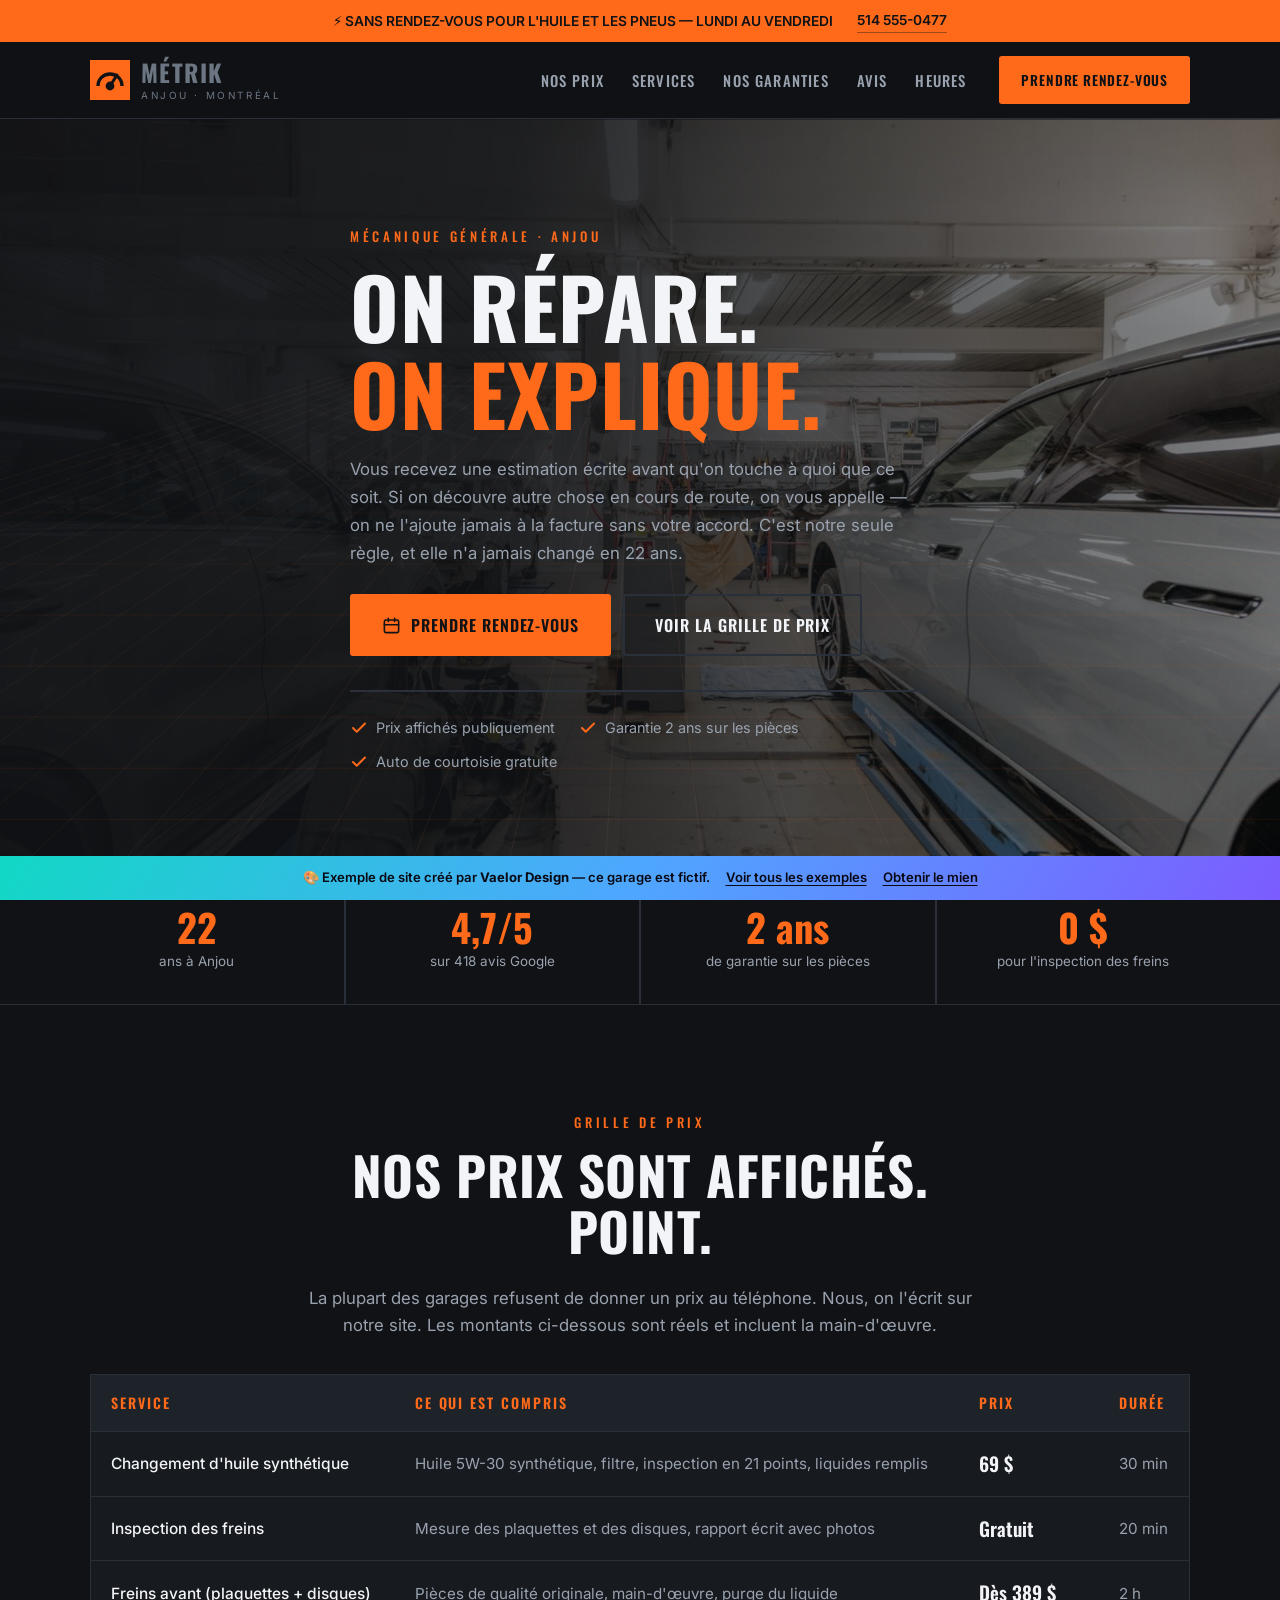
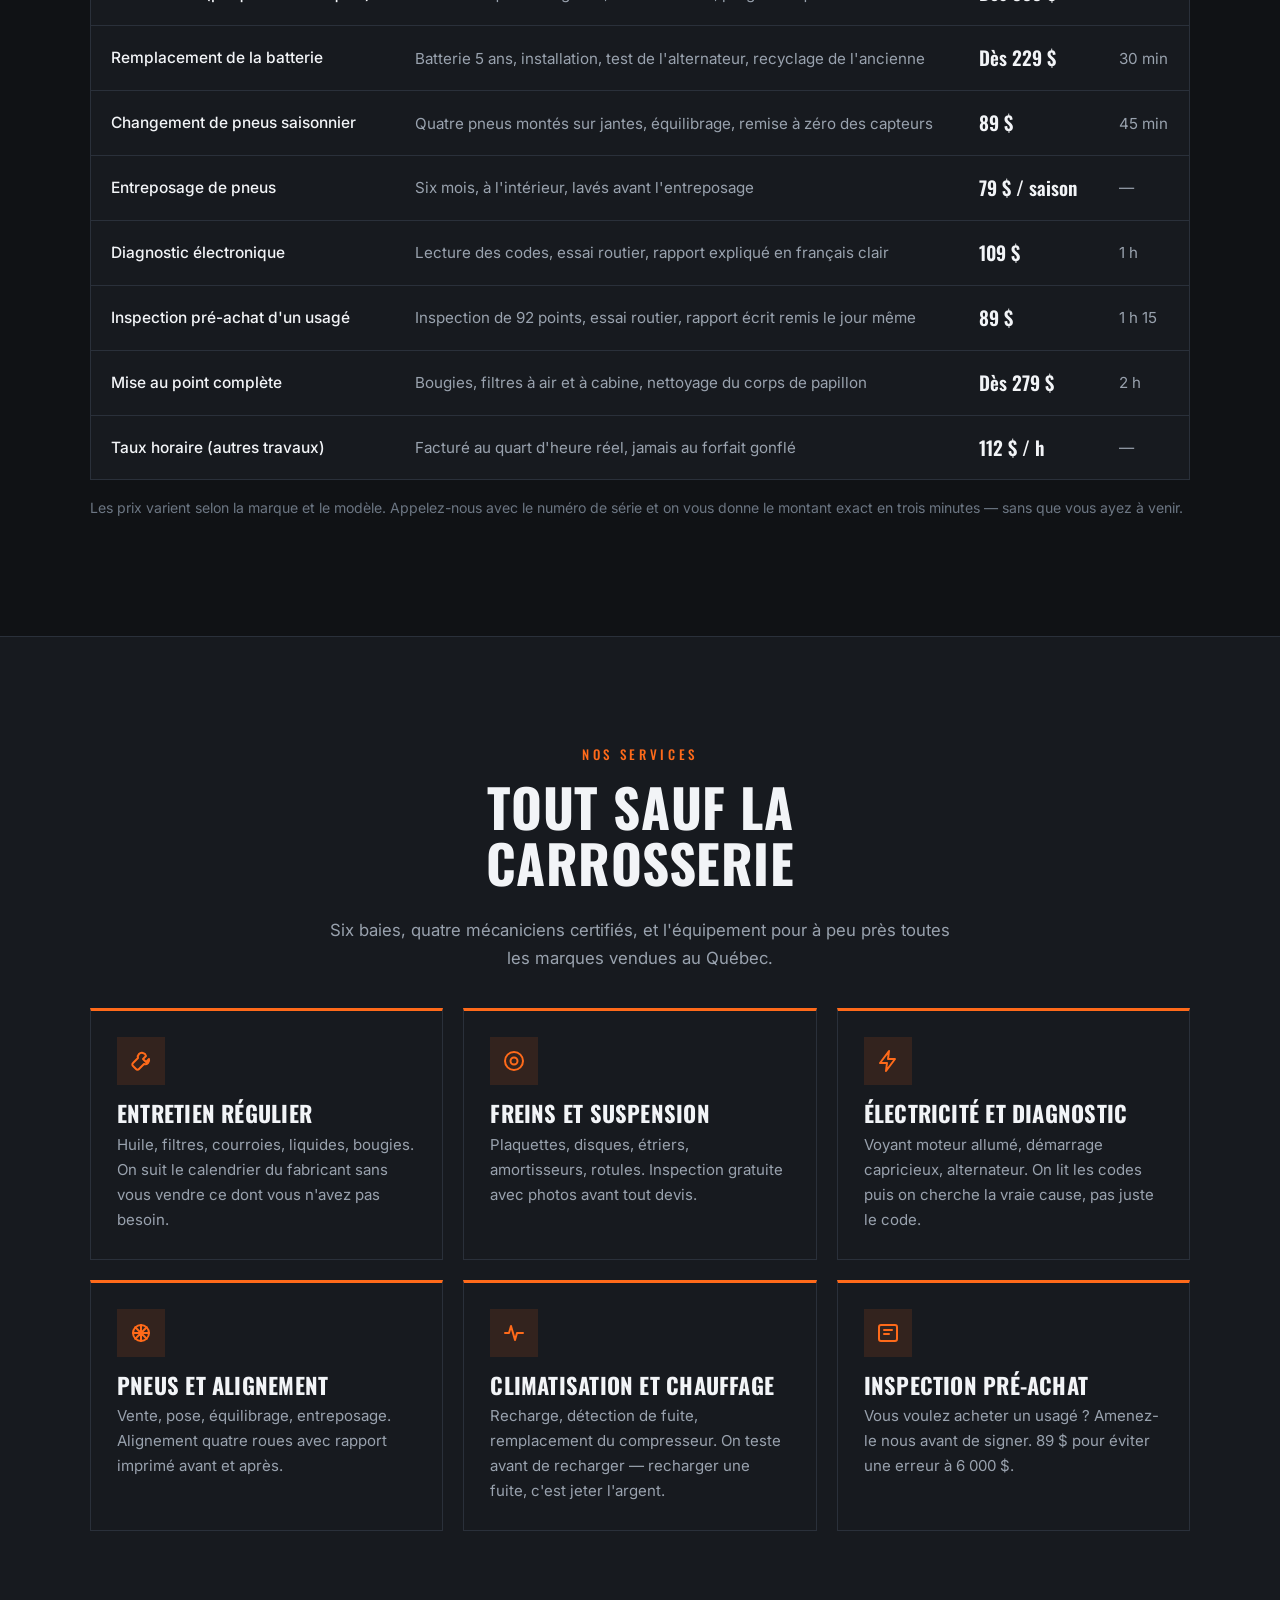
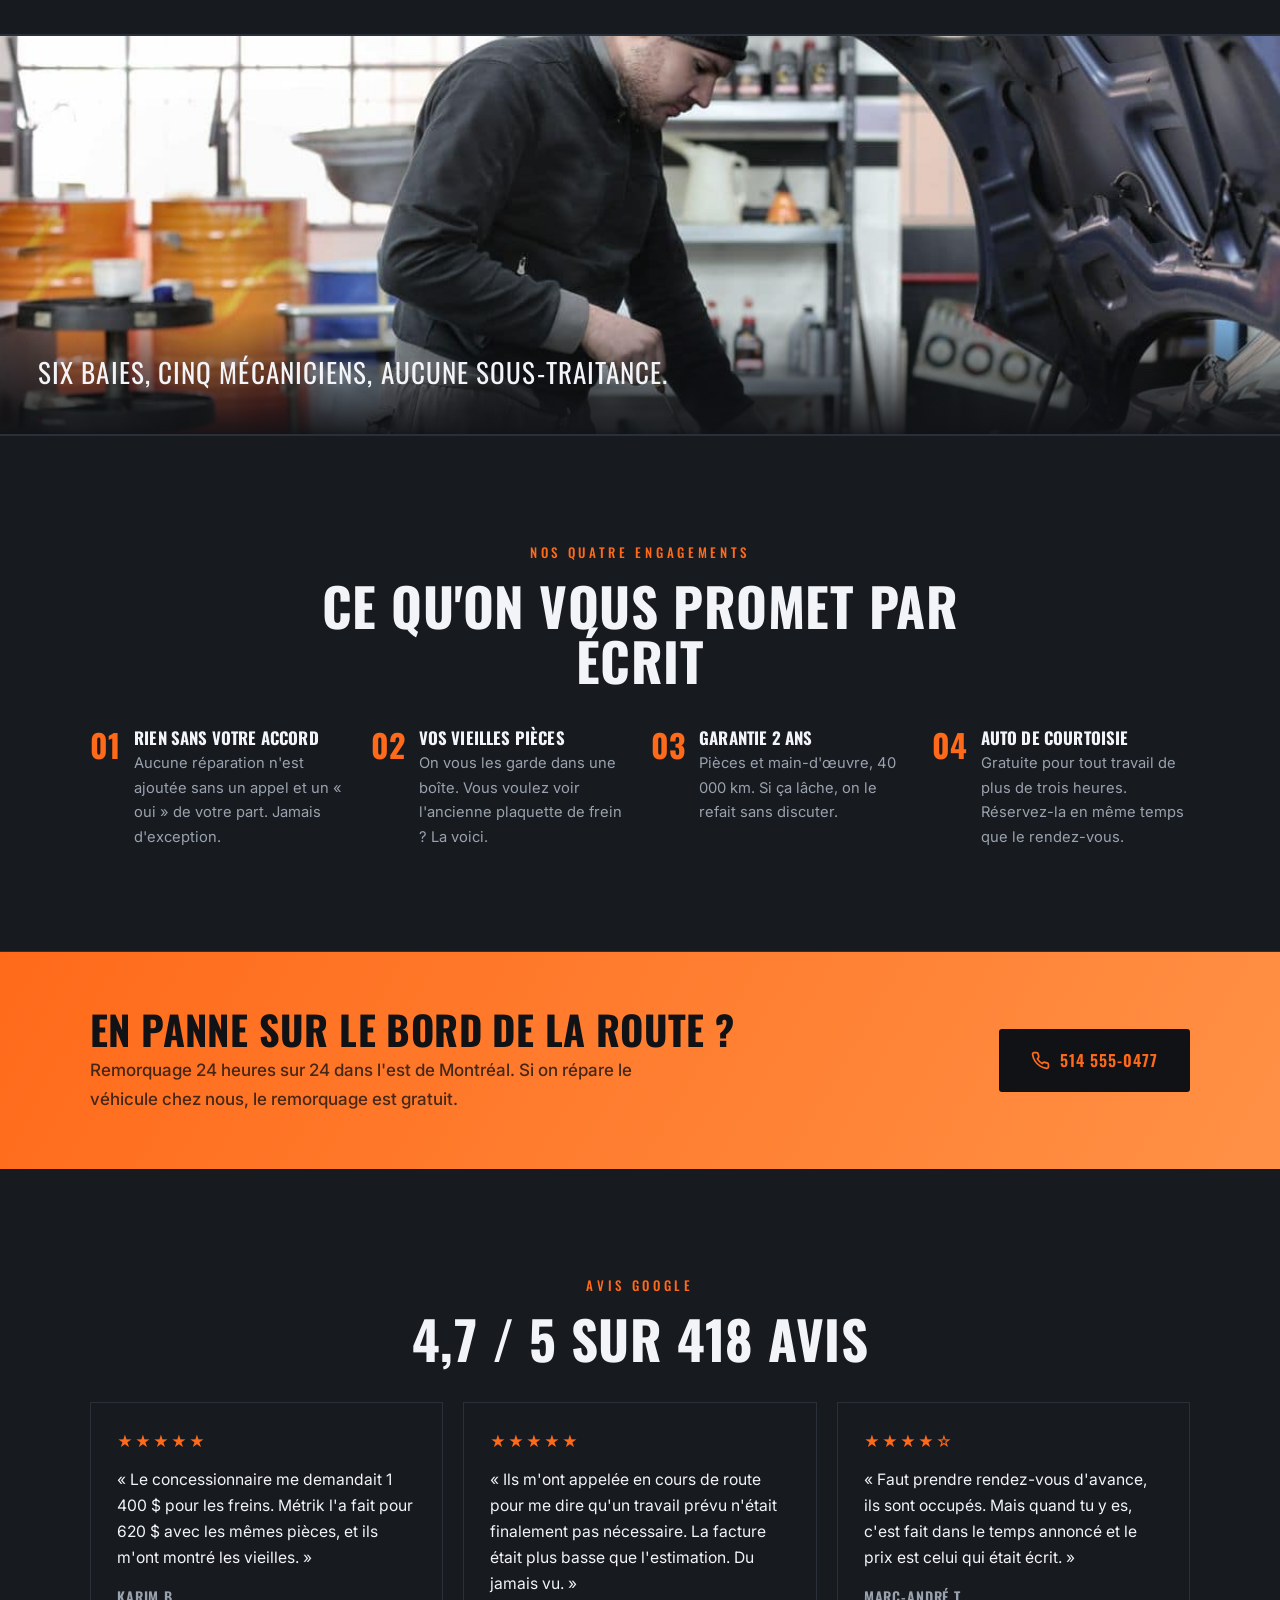
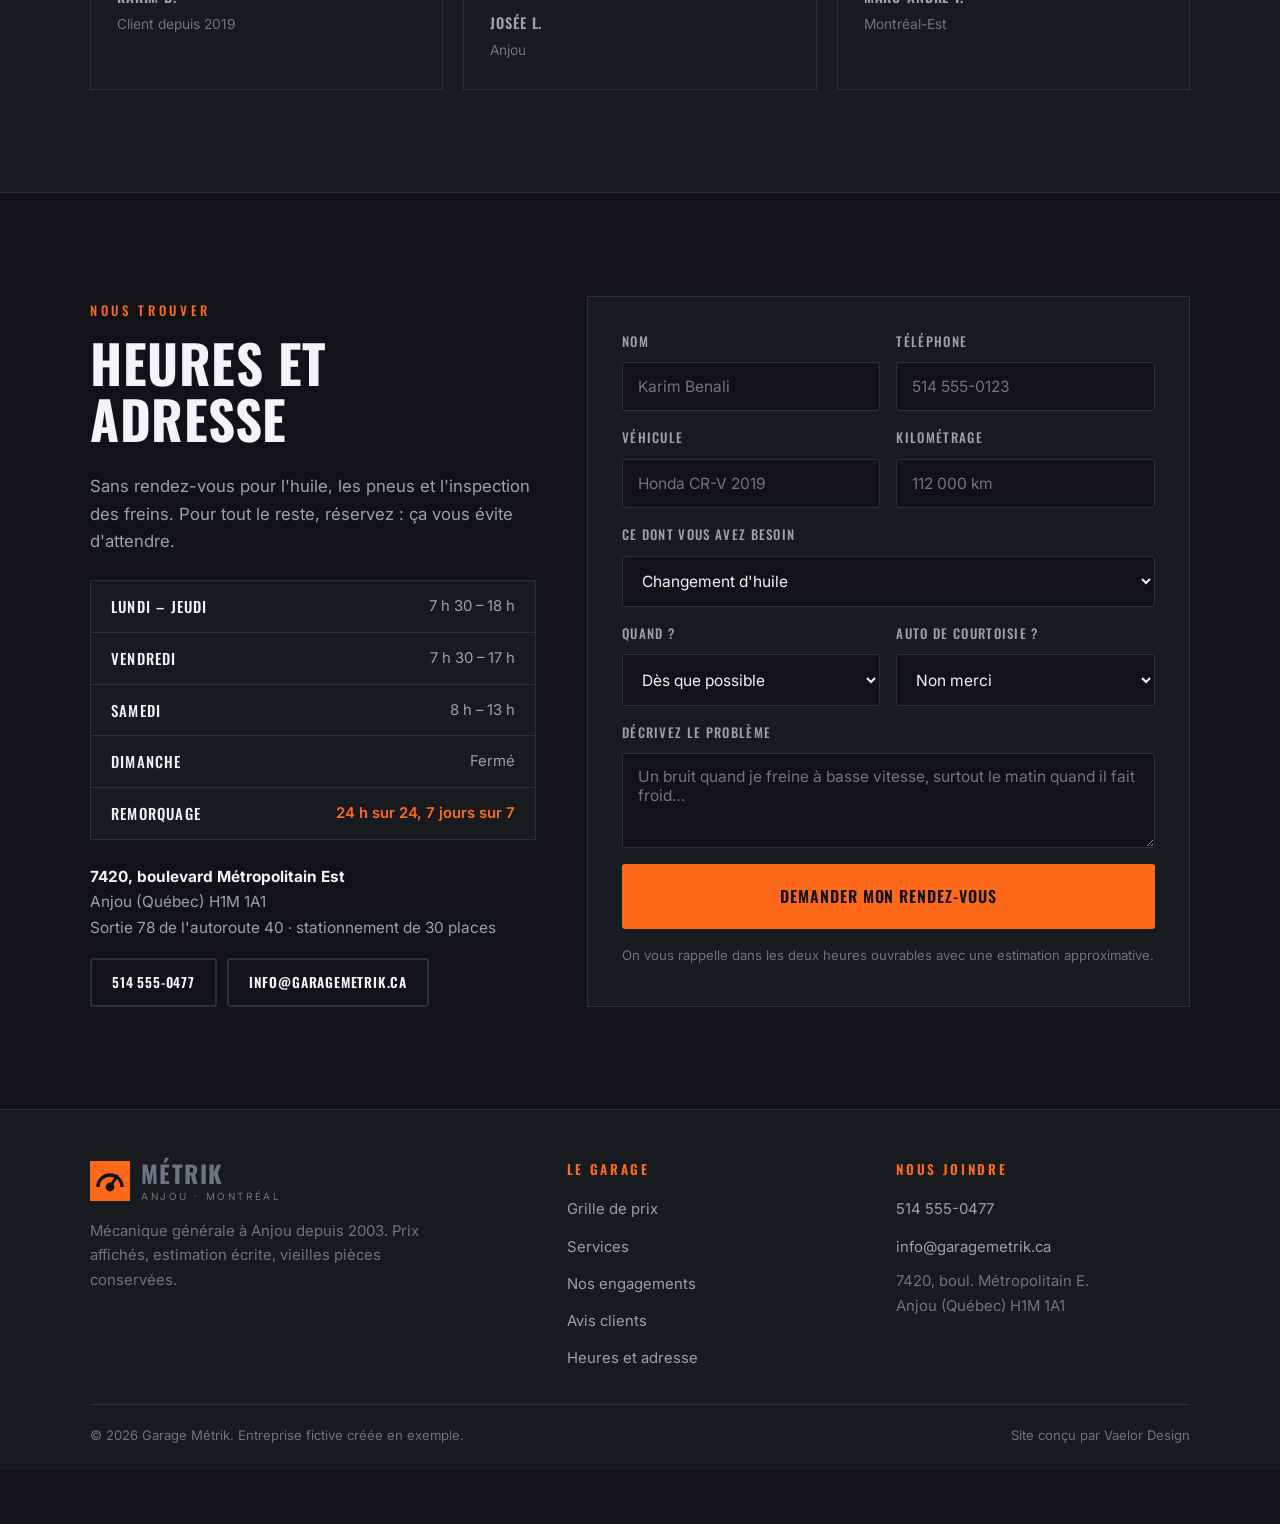
<file: demos/garage-metrik/index.html>
<!DOCTYPE html>
<html lang="fr-CA">
<head>
<meta charset="utf-8">
<meta name="viewport" content="width=device-width, initial-scale=1">
<title>Garage Métrik — Mécanique générale à Anjou, Montréal</title>
<meta name="description" content="Garage Métrik, mécanique générale à Anjou : prix affichés, estimation écrite avant toute réparation, freins, huile, pneus, inspection pré-achat. 514 555-0477.">
<meta property="og:title" content="Garage Métrik — Mécanique générale à Anjou, Montréal">
<meta property="og:description" content="Prix affichés, estimation écrite avant toute réparation. Freins, huile, pneus, inspection pré-achat.">
<meta property="og:type" content="website">
<meta property="og:locale" content="fr_CA">
<meta name="twitter:card" content="summary_large_image">
<meta name="theme-color" content="#101215">
<link rel="preload" as="image" href="images/heros.jpg" fetchpriority="high">
<link rel="preconnect" href="https://fonts.googleapis.com">
<link rel="preconnect" href="https://fonts.gstatic.com" crossorigin>
<link href="https://fonts.googleapis.com/css2?family=Oswald:wght@400;500;600;700&family=Inter:wght@400;500;600&display=swap" rel="stylesheet">
<style>
/* ===== GARAGE MÉTRIK — thème Volt ====================================== */
:root{
  --noir:#101215; --noir2:#171A1F; --noir3:#1E232A;
  --orange:#FF6A1A; --orange-f:#E25610; --orange-p:rgba(255,106,26,.12);
  --blanc:#F2F4F7; --gris:#99A2AE; --gris-f:#6C7683; --bord:#2A303A;
  --max:1180px; --pad:clamp(20px,5vw,40px); --r:3px;
  --t:'Oswald',Impact,sans-serif; --c:'Inter',system-ui,sans-serif;
  --ease:cubic-bezier(.16,1,.3,1);
}
*,*::before,*::after{box-sizing:border-box}
html{scroll-behavior:smooth;scroll-padding-top:92px}
body{margin:0;background:var(--noir);color:var(--blanc);font-family:var(--c);font-size:17px;line-height:1.66;-webkit-font-smoothing:antialiased;overflow-x:hidden;padding-bottom:54px}
img,svg{max-width:100%;display:block}
h1,h2,h3{font-family:var(--t);font-weight:700;line-height:1.05;margin:0 0 .5em;text-transform:uppercase;letter-spacing:.01em}
h1{font-size:clamp(2.7rem,7.5vw,5.2rem)}
h2{font-size:clamp(2rem,4.6vw,3.3rem)}
h3{font-size:clamp(1.15rem,2vw,1.4rem)}
p{margin:0 0 1em}
a{color:inherit}
:focus-visible{outline:3px solid var(--orange);outline-offset:2px}
.env{width:100%;max-width:var(--max);margin-inline:auto;padding-inline:var(--pad)}
.sec{padding-block:clamp(60px,8vw,104px)}
.sur{display:inline-block;font-family:var(--t);font-size:.82rem;font-weight:500;letter-spacing:.28em;text-transform:uppercase;color:var(--orange);margin-bottom:14px}
.plomb{color:var(--gris);font-size:1.05rem;max-width:62ch}
.centre{text-align:center;margin-inline:auto}
.or{color:var(--orange)}

.btn{display:inline-flex;align-items:center;justify-content:center;gap:10px;font-family:var(--t);font-size:1rem;font-weight:600;letter-spacing:.06em;text-transform:uppercase;padding:16px 30px;border-radius:var(--r);border:2px solid transparent;text-decoration:none;cursor:pointer;transition:background .2s ease,border-color .2s ease,transform .3s var(--ease);white-space:nowrap}
.btn:active{transform:scale(.97);transition-duration:.12s}
@media(prefers-reduced-motion:reduce){.btn:active{transform:none}}
.btn svg{width:19px;height:19px;flex:0 0 auto}
.btn--plein{background:var(--orange);color:#101215}
.btn--plein:hover{background:var(--orange-f);transform:translateY(-2px)}
.btn--ligne{background:transparent;border-color:var(--bord);color:var(--blanc)}
.btn--ligne:hover{border-color:var(--orange);color:var(--orange)}
.btn--mini{padding:11px 20px;font-size:.85rem}
/* Un bouton pleine largeur doit pouvoir passer à la ligne, sinon son libellé
   élargit toute la page sur téléphone. */
.form .btn{white-space:normal;text-align:center}
@media(max-width:430px){.btn{white-space:normal;text-align:center}}
body{overflow-wrap:break-word}

/* Bandeau haut */
.top{background:var(--orange);color:#101215;font-size:.86rem;font-weight:600;padding:9px 0}
.top .env{display:flex;flex-wrap:wrap;gap:5px 24px;align-items:center;justify-content:center;text-align:center}
.top a{color:#101215;text-decoration:none;border-bottom:1.5px solid rgba(16,18,21,.4)}

/* En-tête */
.ent{position:sticky;top:0;z-index:100;background:rgba(16,18,21,.96);backdrop-filter:blur(12px);border-bottom:1px solid var(--bord)}
.ent__g{display:flex;align-items:center;gap:20px;padding-block:14px}
.logo{display:flex;align-items:center;gap:11px;text-decoration:none;margin-right:auto}
.logo svg{width:40px;height:40px;flex:0 0 auto}
.logo b{display:block;font-family:var(--t);font-size:1.5rem;font-weight:700;letter-spacing:.06em;line-height:1;text-transform:uppercase}
.logo span{display:block;font-size:.62rem;color:var(--gris-f);letter-spacing:.26em;text-transform:uppercase;margin-top:3px}
.nav{display:flex;align-items:center;gap:2px}
.nav a{text-decoration:none;color:var(--gris);font-family:var(--t);font-size:.92rem;font-weight:500;letter-spacing:.08em;text-transform:uppercase;padding:9px 13px;transition:.2s}
.nav a:hover{color:var(--orange)}
/* Le bouton du menu ne sert qu'au téléphone : sur ordinateur c'est .ent__cta
   qui joue ce rôle, sinon l'appel à l'action apparaît deux fois. */
.nav > .btn{display:none}
@media(max-width:1020px){.nav > .btn{display:inline-flex}}
.brg{display:none;width:44px;height:44px;background:var(--noir2);border:1px solid var(--bord);cursor:pointer;flex-direction:column;align-items:center;justify-content:center;gap:5px}
.brg span{width:19px;height:2px;background:var(--blanc);transition:.25s}
.brg[aria-expanded=true] span:nth-child(1){transform:translateY(7px) rotate(45deg)}
.brg[aria-expanded=true] span:nth-child(2){opacity:0}
.brg[aria-expanded=true] span:nth-child(3){transform:translateY(-7px) rotate(-45deg)}
@media(max-width:1020px){
  .brg{display:flex}.ent__cta{display:none}
  .nav{position:absolute;inset:100% 12px auto 12px;flex-direction:column;align-items:stretch;background:var(--noir2);border:1px solid var(--bord);padding:10px;opacity:0;transform:translateY(-10px);pointer-events:none;transition:.22s}
  .nav.ouv{opacity:1;transform:none;pointer-events:auto}
  .nav a{padding:14px}.nav .btn{margin-top:6px}
}

/* Héros */
.hero{position:relative;overflow:hidden;background:var(--noir2);border-bottom:1px solid var(--bord)}
.hero__art{position:absolute;inset:0;z-index:0;overflow:hidden}
.hero__art img{width:100%;height:100%;object-fit:cover}
.hero__voile{position:absolute;inset:0;z-index:1;background:linear-gradient(96deg,
  rgba(16,18,21,.97) 0%,rgba(16,18,21,.92) 38%,rgba(16,18,21,.66) 70%,rgba(16,18,21,.42) 100%)}
@media(max-width:880px){.hero__voile{background:linear-gradient(180deg,
  rgba(16,18,21,.94) 0%,rgba(16,18,21,.88) 55%,rgba(16,18,21,.80) 100%)}}
/* Bande pleine largeur : l'atelier en vrai, entre deux sections. */
.bande-photo{position:relative;height:clamp(240px,32vw,400px);overflow:hidden;border-block:1px solid var(--bord)}
.bande-photo img{width:100%;height:100%;object-fit:cover}
.bande-photo__t{position:absolute;inset:auto 0 0 0;z-index:2;padding:clamp(20px,4vw,38px);
  background:linear-gradient(0deg,rgba(16,18,21,.94),transparent);
  font-family:var(--t);font-size:clamp(1.1rem,2.4vw,1.7rem);letter-spacing:.04em;text-transform:uppercase;color:var(--blanc)}
.hero__g{position:relative;z-index:2;padding-block:clamp(56px,8vw,110px);max-width:660px}
.hero h1{margin-bottom:20px}
.hero__act{display:flex;flex-wrap:wrap;gap:12px;margin-top:26px}
.hero__pts{display:flex;flex-wrap:wrap;gap:10px 24px;margin-top:34px;padding-top:24px;border-top:2px solid var(--bord);font-size:.9rem;color:var(--gris)}
.pt{display:flex;align-items:center;gap:8px}
.pt svg{width:18px;height:18px;color:var(--orange);flex:0 0 auto}

/* Chiffres */
.stats{border-bottom:1px solid var(--bord);background:var(--noir)}
.stats__g{display:grid;grid-template-columns:repeat(4,1fr);gap:2px;background:var(--bord)}
@media(max-width:800px){.stats__g{grid-template-columns:repeat(2,1fr)}}
.stat{background:var(--noir);padding:30px 22px;text-align:center}
.stat b{display:block;font-family:var(--t);font-size:2.4rem;font-weight:700;color:var(--orange);line-height:1}
.stat span{font-size:.84rem;color:var(--gris)}

/* Grille prix */
.tbl-env{overflow-x:auto;border:1px solid var(--bord);background:var(--noir2)}
.tbl{width:100%;border-collapse:collapse;min-width:600px}
.tbl th,.tbl td{padding:16px 20px;text-align:left;border-bottom:1px solid var(--bord)}
.tbl thead th{font-family:var(--t);font-size:.88rem;font-weight:600;letter-spacing:.14em;text-transform:uppercase;color:var(--orange);background:var(--noir3)}
.tbl tbody th{font-weight:500;color:var(--blanc);font-family:var(--c);font-size:.97rem}
.tbl td{color:var(--gris);font-size:.95rem}
.tbl .px{font-family:var(--t);font-size:1.2rem;font-weight:600;color:var(--blanc);white-space:nowrap}
.tbl tbody tr:hover{background:rgba(255,106,26,.05)}
.tbl tbody tr:last-child th,.tbl tbody tr:last-child td{border-bottom:none}

/* Services */
.g3{display:grid;grid-template-columns:repeat(3,1fr);gap:20px}
@media(max-width:900px){.g3{grid-template-columns:repeat(2,1fr)}}
@media(max-width:600px){.g3{grid-template-columns:1fr}}
.svc{background:var(--noir2);border:1px solid var(--bord);border-top:3px solid var(--orange);padding:26px;transition:.24s}
.svc:hover{transform:translateY(-4px);background:var(--noir3)}
.svc__i{width:48px;height:48px;background:var(--orange-p);display:grid;place-items:center;margin-bottom:16px}
.svc__i svg{width:24px;height:24px;color:var(--orange)}
.svc h3{margin-bottom:8px}
.svc p{color:var(--gris);font-size:.94rem;margin:0}

/* Promesse */
.prom{background:var(--noir2);border-block:1px solid var(--bord)}
.prom__g{display:grid;grid-template-columns:repeat(4,1fr);gap:22px}
@media(max-width:900px){.prom__g{grid-template-columns:repeat(2,1fr)}}
@media(max-width:560px){.prom__g{grid-template-columns:1fr}}
.prom__i{display:flex;gap:14px;align-items:flex-start}
.prom__n{font-family:var(--t);font-size:2rem;font-weight:700;color:var(--orange);line-height:1;flex:0 0 auto}
.prom__i h3{font-size:1.05rem;margin-bottom:5px}
.prom__i p{color:var(--gris);font-size:.92rem;margin:0}

/* Urgence */
.urg{background:linear-gradient(120deg,var(--orange),#FF9146);color:#101215;padding-block:clamp(36px,5vw,56px)}
.urg__g{display:flex;flex-wrap:wrap;gap:24px;align-items:center;justify-content:space-between}
.urg h2{color:#101215;margin-bottom:6px}
.urg p{color:rgba(16,18,21,.78);margin:0;font-weight:500;max-width:52ch}
.urg .btn{background:#101215;color:var(--orange);border-color:#101215}
.urg .btn:hover{background:#000;color:#fff}

/* Avis */
.avis{display:grid;grid-template-columns:repeat(3,1fr);gap:20px}
@media(max-width:900px){.avis{grid-template-columns:1fr}}
.avis__c{background:var(--noir2);border:1px solid var(--bord);padding:26px}
.avis__e{color:var(--orange);letter-spacing:2px;margin-bottom:12px;font-size:.95rem}
.avis__c p{color:var(--blanc);font-size:.98rem;margin-bottom:14px}
.avis__c cite{font-style:normal;font-size:.86rem;color:var(--gris-f)}
.avis__c cite b{display:block;color:var(--gris);font-weight:600;font-family:var(--t);letter-spacing:.06em;text-transform:uppercase;font-size:.9rem}

/* Rendez-vous */
.rdv__g{display:grid;grid-template-columns:.85fr 1.15fr;gap:clamp(28px,4vw,56px)}
@media(max-width:900px){.rdv__g{grid-template-columns:1fr}}
.heures{border:1px solid var(--bord);background:var(--noir2);margin-top:24px}
.heure{display:flex;justify-content:space-between;gap:16px;padding:13px 20px;border-bottom:1px solid var(--bord);font-size:.93rem}
.heure:last-child{border-bottom:none}
.heure b{font-family:var(--t);font-weight:500;letter-spacing:.08em;text-transform:uppercase;color:var(--blanc)}
.heure span{color:var(--gris)}
.form{background:var(--noir2);border:1px solid var(--bord);padding:clamp(22px,3vw,34px);display:grid;gap:16px}
.duo{display:grid;grid-template-columns:1fr 1fr;gap:16px}
@media(max-width:560px){.duo{grid-template-columns:1fr}}
.ch{display:grid;gap:7px}
.ch label{font-family:var(--t);font-size:.82rem;font-weight:500;letter-spacing:.1em;text-transform:uppercase;color:var(--gris)}
.ch input,.ch select,.ch textarea{font-family:var(--c);font-size:.97rem;color:var(--blanc);background:var(--noir);border:1.5px solid var(--bord);border-radius:var(--r);padding:13px 15px;width:100%}
.ch textarea{resize:vertical;min-height:92px}
.ch input:focus,.ch select:focus,.ch textarea:focus{outline:none;border-color:var(--orange)}
.ch select option{background:var(--noir2)}
.retour{display:none;padding:14px 16px;background:var(--orange-p);border:1px solid var(--orange);color:#FFB585;font-size:.92rem}
.retour.on{display:block}

/* Pied */
.pied{background:var(--noir2);border-top:1px solid var(--bord);padding-block:48px 24px}
.pied__g{display:grid;grid-template-columns:1.5fr 1fr 1fr;gap:36px;margin-bottom:32px}
@media(max-width:760px){.pied__g{grid-template-columns:1fr;gap:26px}}
.pied h4{font-family:var(--t);font-size:.84rem;letter-spacing:.2em;text-transform:uppercase;color:var(--orange);margin:0 0 14px;font-weight:600}
.pied ul{list-style:none;margin:0;padding:0;display:grid;gap:9px}
.pied a{color:var(--gris);text-decoration:none;font-size:.93rem}
.pied a:hover{color:var(--orange)}
.pied p{color:var(--gris-f);font-size:.93rem}
.pied__bas{border-top:1px solid var(--bord);padding-top:20px;display:flex;flex-wrap:wrap;gap:12px;justify-content:space-between;font-size:.82rem;color:var(--gris-f)}

.rev{opacity:0;transform:translateY(22px);transition:opacity .6s ease,transform .6s ease}
.rev.vu{opacity:1;transform:none}

.demo-bar{position:fixed;inset:auto 0 0 0;z-index:200;background:linear-gradient(120deg,#12D8C5,#4FA6FF,#7C5CFF);color:#080812;font-family:var(--c);font-size:.82rem;font-weight:600;padding:11px 18px;display:flex;flex-wrap:wrap;gap:6px 16px;align-items:center;justify-content:center;text-align:center}
.demo-bar a{color:#080812;text-decoration:underline;text-underline-offset:3px}
@media(max-width:600px){.demo-bar{font-size:.74rem;padding:9px 12px}}
</style>
</head>
<body>

<div class="top">
  <div class="env">
    <span>⚡ SANS RENDEZ-VOUS POUR L'HUILE ET LES PNEUS — LUNDI AU VENDREDI</span>
    <a href="tel:+15145550477">514 555-0477</a>
  </div>
</div>

<header class="ent" id="ent">
  <div class="env ent__g">
    <a class="logo" href="#">
      <svg viewBox="0 0 40 40" aria-hidden="true">
        <rect width="40" height="40" fill="#FF6A1A"/>
        <path d="M8 26c0-7 5.4-12 12-12s12 5 12 12" fill="none" stroke="#101215" stroke-width="3.4"/>
        <circle cx="20" cy="26" r="4.4" fill="#101215"/>
        <path d="M20 26 27 15" stroke="#101215" stroke-width="3" stroke-linecap="round"/>
      </svg>
      <span><b>Métrik</b><span>Anjou · Montréal</span></span>
    </a>
    <button class="brg" id="brg" aria-label="Ouvrir le menu" aria-expanded="false" aria-controls="nav"><span></span><span></span><span></span></button>
    <nav class="nav" id="nav" aria-label="Navigation">
      <a href="#prix">Nos prix</a>
      <a href="#services">Services</a>
      <a href="#promesse">Nos garanties</a>
      <a href="#avis">Avis</a>
      <a href="#rdv">Heures</a>
      <a class="btn btn--plein btn--mini" href="#rdv">Rendez-vous</a>
    </nav>
    <a class="btn btn--plein btn--mini ent__cta" href="#rdv">Prendre rendez-vous</a>
  </div>
</header>

<main>

<!-- HÉROS -->
<section class="hero">
  <div class="hero__art" aria-hidden="true">
    <img class="v3-photo" src="images/heros.jpg" alt="" fetchpriority="high">
    <div class="hero__voile"></div>
    <div data-vfond='{"motif":"grille","couleur":"#FF6A1A","couleur2":"#FFA678","opacite":0.42,"dessous":false}'></div>
  </div>
  <div class="env hero__g">
    <span class="sur">Mécanique générale · Anjou</span>
    <h1>On répare.<br><span class="or">On explique.</span></h1>
    <p class="plomb">
      Vous recevez une estimation écrite avant qu'on touche à quoi que ce soit. Si on découvre
      autre chose en cours de route, on vous appelle — on ne l'ajoute jamais à la facture sans
      votre accord. C'est notre seule règle, et elle n'a jamais changé en 22 ans.
    </p>
    <div class="hero__act">
      <a class="btn btn--plein btn--magn" href="#rdv">
        <svg viewBox="0 0 24 24" fill="none" stroke="currentColor" stroke-width="2" stroke-linecap="round" stroke-linejoin="round"><rect x="3" y="5" width="18" height="16" rx="2"/><path d="M8 3v4M16 3v4M3 11h18"/></svg>
        Prendre rendez-vous
      </a>
      <a class="btn btn--ligne" href="#prix">Voir la grille de prix</a>
    </div>
    <div class="hero__pts">
      <span class="pt"><svg viewBox="0 0 24 24" fill="none" stroke="currentColor" stroke-width="2.6" stroke-linecap="round" stroke-linejoin="round"><path d="M20 6 9 17l-5-5"/></svg> Prix affichés publiquement</span>
      <span class="pt"><svg viewBox="0 0 24 24" fill="none" stroke="currentColor" stroke-width="2.6" stroke-linecap="round" stroke-linejoin="round"><path d="M20 6 9 17l-5-5"/></svg> Garantie 2 ans sur les pièces</span>
      <span class="pt"><svg viewBox="0 0 24 24" fill="none" stroke="currentColor" stroke-width="2.6" stroke-linecap="round" stroke-linejoin="round"><path d="M20 6 9 17l-5-5"/></svg> Auto de courtoisie gratuite</span>
    </div>
  </div>
</section>

<!-- STATS -->
<div class="stats">
  <div class="env" style="padding-inline:0">
    <div class="stats__g">
      <div class="stat rev"><b>22</b><span>ans à Anjou</span></div>
      <div class="stat rev"><b>4,7/5</b><span>sur 418 avis Google</span></div>
      <div class="stat rev"><b>2 ans</b><span>de garantie sur les pièces</span></div>
      <div class="stat rev"><b>0 $</b><span>pour l'inspection des freins</span></div>
    </div>
  </div>
</div>

<!-- PRIX -->
<section class="sec" id="prix">
  <div class="env">
    <div class="centre rev" style="max-width:680px;margin-bottom:34px">
      <span class="sur">Grille de prix</span>
      <h2>Nos prix sont affichés. Point.</h2>
      <p class="plomb centre">
        La plupart des garages refusent de donner un prix au téléphone. Nous, on l'écrit sur
        notre site. Les montants ci-dessous sont réels et incluent la main-d'œuvre.
      </p>
    </div>

    <div class="tbl-env rev">
      <table class="tbl">
        <thead>
          <tr><th scope="col">Service</th><th scope="col">Ce qui est compris</th><th scope="col">Prix</th><th scope="col">Durée</th></tr>
        </thead>
        <tbody>
          <tr><th scope="row">Changement d'huile synthétique</th><td>Huile 5W-30 synthétique, filtre, inspection en 21 points, liquides remplis</td><td class="px">69 $</td><td>30 min</td></tr>
          <tr><th scope="row">Inspection des freins</th><td>Mesure des plaquettes et des disques, rapport écrit avec photos</td><td class="px">Gratuit</td><td>20 min</td></tr>
          <tr><th scope="row">Freins avant (plaquettes + disques)</th><td>Pièces de qualité originale, main-d'œuvre, purge du liquide</td><td class="px">Dès 389 $</td><td>2 h</td></tr>
          <tr><th scope="row">Remplacement de la batterie</th><td>Batterie 5 ans, installation, test de l'alternateur, recyclage de l'ancienne</td><td class="px">Dès 229 $</td><td>30 min</td></tr>
          <tr><th scope="row">Changement de pneus saisonnier</th><td>Quatre pneus montés sur jantes, équilibrage, remise à zéro des capteurs</td><td class="px">89 $</td><td>45 min</td></tr>
          <tr><th scope="row">Entreposage de pneus</th><td>Six mois, à l'intérieur, lavés avant l'entreposage</td><td class="px">79 $ / saison</td><td>—</td></tr>
          <tr><th scope="row">Diagnostic électronique</th><td>Lecture des codes, essai routier, rapport expliqué en français clair</td><td class="px">109 $</td><td>1 h</td></tr>
          <tr><th scope="row">Inspection pré-achat d'un usagé</th><td>Inspection de 92 points, essai routier, rapport écrit remis le jour même</td><td class="px">89 $</td><td>1 h 15</td></tr>
          <tr><th scope="row">Mise au point complète</th><td>Bougies, filtres à air et à cabine, nettoyage du corps de papillon</td><td class="px">Dès 279 $</td><td>2 h</td></tr>
          <tr><th scope="row">Taux horaire (autres travaux)</th><td>Facturé au quart d'heure réel, jamais au forfait gonflé</td><td class="px">112 $ / h</td><td>—</td></tr>
        </tbody>
      </table>
    </div>
    <p class="rev" style="margin-top:16px;font-size:.88rem;color:var(--gris-f)">
      Les prix varient selon la marque et le modèle. Appelez-nous avec le numéro de série et on vous
      donne le montant exact en trois minutes — sans que vous ayez à venir.
    </p>
  </div>
</section>

<!-- SERVICES -->
<section class="sec" id="services" style="background:var(--noir2);border-block:1px solid var(--bord)">
  <div class="env">
    <div class="centre rev" style="max-width:620px;margin-bottom:36px">
      <span class="sur">Nos services</span>
      <h2>Tout sauf la carrosserie</h2>
      <p class="plomb centre">Six baies, quatre mécaniciens certifiés, et l'équipement pour à peu près toutes les marques vendues au Québec.</p>
    </div>
    <div class="g3">
      <article class="svc rev">
        <span class="svc__i"><svg viewBox="0 0 24 24" fill="none" stroke="currentColor" stroke-width="2" stroke-linecap="round" stroke-linejoin="round"><path d="M14 4a4 4 0 0 0-5 5L4 14a2 2 0 0 0 0 3l3 3a2 2 0 0 0 3 0l5-5a4 4 0 0 0 5-5l-3 3-3-3 3-3a4 4 0 0 0-3-3Z"/></svg></span>
        <h3>Entretien régulier</h3>
        <p>Huile, filtres, courroies, liquides, bougies. On suit le calendrier du fabricant sans vous vendre ce dont vous n'avez pas besoin.</p>
      </article>
      <article class="svc rev">
        <span class="svc__i"><svg viewBox="0 0 24 24" fill="none" stroke="currentColor" stroke-width="2" stroke-linecap="round" stroke-linejoin="round"><circle cx="12" cy="12" r="9"/><circle cx="12" cy="12" r="3.5"/></svg></span>
        <h3>Freins et suspension</h3>
        <p>Plaquettes, disques, étriers, amortisseurs, rotules. Inspection gratuite avec photos avant tout devis.</p>
      </article>
      <article class="svc rev">
        <span class="svc__i"><svg viewBox="0 0 24 24" fill="none" stroke="currentColor" stroke-width="2" stroke-linecap="round" stroke-linejoin="round"><path d="M13 2 4 14h7l-1 8 9-12h-7Z"/></svg></span>
        <h3>Électricité et diagnostic</h3>
        <p>Voyant moteur allumé, démarrage capricieux, alternateur. On lit les codes puis on cherche la vraie cause, pas juste le code.</p>
      </article>
      <article class="svc rev">
        <span class="svc__i"><svg viewBox="0 0 24 24" fill="none" stroke="currentColor" stroke-width="2" stroke-linecap="round" stroke-linejoin="round"><circle cx="12" cy="12" r="8"/><path d="M12 4v16M4 12h16M6.3 6.3l11.4 11.4M17.7 6.3 6.3 17.7"/></svg></span>
        <h3>Pneus et alignement</h3>
        <p>Vente, pose, équilibrage, entreposage. Alignement quatre roues avec rapport imprimé avant et après.</p>
      </article>
      <article class="svc rev">
        <span class="svc__i"><svg viewBox="0 0 24 24" fill="none" stroke="currentColor" stroke-width="2" stroke-linecap="round" stroke-linejoin="round"><path d="M3 12h4l2-7 4 14 2-7h6"/></svg></span>
        <h3>Climatisation et chauffage</h3>
        <p>Recharge, détection de fuite, remplacement du compresseur. On teste avant de recharger — recharger une fuite, c'est jeter l'argent.</p>
      </article>
      <article class="svc rev">
        <span class="svc__i"><svg viewBox="0 0 24 24" fill="none" stroke="currentColor" stroke-width="2" stroke-linecap="round" stroke-linejoin="round"><rect x="3" y="4" width="18" height="16" rx="2"/><path d="M8 9h8M8 13h5"/></svg></span>
        <h3>Inspection pré-achat</h3>
        <p>Vous voulez acheter un usagé ? Amenez-le nous avant de signer. 89 $ pour éviter une erreur à 6 000 $.</p>
      </article>
    </div>
  </div>
</section>

<!-- PROMESSE -->
<div class="bande-photo">
  <img class="v3-photo-bande" src="images/atelier.jpg" alt="Un mécanicien de Métrik au travail sur un moteur" loading="lazy">
  <div class="bande-photo__t">Six baies, cinq mécaniciens, aucune sous-traitance.</div>
</div>

<section class="sec prom" id="promesse">
  <div class="env">
    <div class="centre rev" style="max-width:640px;margin-bottom:40px">
      <span class="sur">Nos quatre engagements</span>
      <h2>Ce qu'on vous promet par écrit</h2>
    </div>
    <div class="prom__g">
      <div class="prom__i rev"><span class="prom__n">01</span><div><h3>Rien sans votre accord</h3><p>Aucune réparation n'est ajoutée sans un appel et un « oui » de votre part. Jamais d'exception.</p></div></div>
      <div class="prom__i rev"><span class="prom__n">02</span><div><h3>Vos vieilles pièces</h3><p>On vous les garde dans une boîte. Vous voulez voir l'ancienne plaquette de frein ? La voici.</p></div></div>
      <div class="prom__i rev"><span class="prom__n">03</span><div><h3>Garantie 2 ans</h3><p>Pièces et main-d'œuvre, 40 000 km. Si ça lâche, on le refait sans discuter.</p></div></div>
      <div class="prom__i rev"><span class="prom__n">04</span><div><h3>Auto de courtoisie</h3><p>Gratuite pour tout travail de plus de trois heures. Réservez-la en même temps que le rendez-vous.</p></div></div>
    </div>
  </div>
</section>

<!-- URGENCE -->
<section class="urg">
  <div class="env urg__g">
    <div>
      <h2 style="font-size:clamp(1.7rem,3.6vw,2.5rem)">En panne sur le bord de la route ?</h2>
      <p>Remorquage 24 heures sur 24 dans l'est de Montréal. Si on répare le véhicule chez nous, le remorquage est gratuit.</p>
    </div>
    <a class="btn" href="tel:+15145550477">
      <svg viewBox="0 0 24 24" fill="none" stroke="currentColor" stroke-width="2.2" stroke-linecap="round" stroke-linejoin="round"><path d="M22 16.9v3a2 2 0 0 1-2.2 2 19.8 19.8 0 0 1-8.6-3.1 19.5 19.5 0 0 1-6-6A19.8 19.8 0 0 1 2 4.2 2 2 0 0 1 4 2h3a2 2 0 0 1 2 1.7c.1 1 .4 1.9.7 2.8a2 2 0 0 1-.5 2.1L8.1 9.9a16 16 0 0 0 6 6l1.3-1.1a2 2 0 0 1 2.1-.5c.9.3 1.8.6 2.8.7a2 2 0 0 1 1.7 2Z"/></svg>
      514 555-0477
    </a>
  </div>
</section>

<!-- AVIS -->
<section class="sec" id="avis" style="background:var(--noir2);border-bottom:1px solid var(--bord)">
  <div class="env">
    <div class="centre rev" style="max-width:600px;margin-bottom:36px">
      <span class="sur">Avis Google</span>
      <h2>4,7 / 5 sur 418 avis</h2>
    </div>
    <div class="avis">
      <article class="avis__c rev">
        <div class="avis__e">★★★★★</div>
        <p>« Le concessionnaire me demandait 1 400 $ pour les freins. Métrik l'a fait pour 620 $ avec les mêmes pièces, et ils m'ont montré les vieilles. »</p>
        <cite><b>Karim B.</b>Client depuis 2019</cite>
      </article>
      <article class="avis__c rev">
        <div class="avis__e">★★★★★</div>
        <p>« Ils m'ont appelée en cours de route pour me dire qu'un travail prévu n'était finalement pas nécessaire. La facture était plus basse que l'estimation. Du jamais vu. »</p>
        <cite><b>Josée L.</b>Anjou</cite>
      </article>
      <article class="avis__c rev">
        <div class="avis__e">★★★★☆</div>
        <p>« Faut prendre rendez-vous d'avance, ils sont occupés. Mais quand tu y es, c'est fait dans le temps annoncé et le prix est celui qui était écrit. »</p>
        <cite><b>Marc-André T.</b>Montréal-Est</cite>
      </article>
    </div>
  </div>
</section>

<!-- RENDEZ-VOUS -->
<section class="sec" id="rdv">
  <div class="env rdv__g">
    <div class="rev">
      <span class="sur">Nous trouver</span>
      <h2>Heures et adresse</h2>
      <p class="plomb">
        Sans rendez-vous pour l'huile, les pneus et l'inspection des freins. Pour tout le reste,
        réservez : ça vous évite d'attendre.
      </p>

      <div class="heures">
        <div class="heure"><b>Lundi – Jeudi</b><span>7 h 30 – 18 h</span></div>
        <div class="heure"><b>Vendredi</b><span>7 h 30 – 17 h</span></div>
        <div class="heure"><b>Samedi</b><span>8 h – 13 h</span></div>
        <div class="heure"><b>Dimanche</b><span>Fermé</span></div>
        <div class="heure"><b>Remorquage</b><span style="color:var(--orange);font-weight:600">24 h sur 24, 7 jours sur 7</span></div>
      </div>

      <p class="plomb" style="margin-top:24px;font-size:.96rem">
        <strong style="color:var(--blanc)">7420, boulevard Métropolitain Est</strong><br>
        Anjou (Québec)  H1M 1A1<br>
        Sortie 78 de l'autoroute 40 · stationnement de 30 places
      </p>
      <div style="display:flex;flex-wrap:wrap;gap:10px;margin-top:18px">
        <a class="btn btn--ligne btn--mini" href="tel:+15145550477">514 555-0477</a>
        <a class="btn btn--ligne btn--mini" href="mailto:info@garagemetrik.ca">info@garagemetrik.ca</a>
      </div>
    </div>

    <form class="form rev" id="form-rdv" novalidate>
      <div class="duo">
        <div class="ch"><label for="g-nom">Nom</label><input id="g-nom" type="text" placeholder="Karim Benali" required></div>
        <div class="ch"><label for="g-tel">Téléphone</label><input id="g-tel" type="tel" placeholder="514 555-0123" required></div>
      </div>
      <div class="duo">
        <div class="ch"><label for="g-vehic">Véhicule</label><input id="g-vehic" type="text" placeholder="Honda CR-V 2019" required></div>
        <div class="ch"><label for="g-km">Kilométrage</label><input id="g-km" type="text" placeholder="112 000 km"></div>
      </div>
      <div class="ch"><label for="g-svc">Ce dont vous avez besoin</label>
        <select id="g-svc">
          <option>Changement d'huile</option><option>Freins</option><option>Pneus / entreposage</option>
          <option>Voyant moteur allumé</option><option>Bruit ou vibration à diagnostiquer</option>
          <option>Climatisation</option><option>Inspection pré-achat</option><option>Autre — j'explique plus bas</option>
        </select>
      </div>
      <div class="duo">
        <div class="ch"><label for="g-quand">Quand ?</label>
          <select id="g-quand"><option>Dès que possible</option><option>Cette semaine</option><option>La semaine prochaine</option><option>Je suis flexible</option></select>
        </div>
        <div class="ch"><label for="g-courtoisie">Auto de courtoisie ?</label>
          <select id="g-courtoisie"><option>Non merci</option><option>Oui, si c'est disponible</option><option>Oui, c'est essentiel</option></select>
        </div>
      </div>
      <div class="ch"><label for="g-msg">Décrivez le problème</label><textarea id="g-msg" placeholder="Un bruit quand je freine à basse vitesse, surtout le matin quand il fait froid…"></textarea></div>
      <button class="btn btn--plein" type="submit" style="width:100%">Demander mon rendez-vous</button>
      <p class="retour" id="g-retour" role="status"></p>
      <p style="font-size:.82rem;color:var(--gris-f);margin:0">On vous rappelle dans les deux heures ouvrables avec une estimation approximative.</p>
    </form>
  </div>
</section>

</main>

<footer class="pied">
  <div class="env">
    <div class="pied__g">
      <div>
        <a class="logo" href="#" style="margin-bottom:14px">
          <svg viewBox="0 0 40 40" aria-hidden="true">
            <rect width="40" height="40" fill="#FF6A1A"/>
            <path d="M8 26c0-7 5.4-12 12-12s12 5 12 12" fill="none" stroke="#101215" stroke-width="3.4"/>
            <circle cx="20" cy="26" r="4.4" fill="#101215"/>
            <path d="M20 26 27 15" stroke="#101215" stroke-width="3" stroke-linecap="round"/>
          </svg>
          <span><b>Métrik</b><span>Anjou · Montréal</span></span>
        </a>
        <p style="max-width:38ch">Mécanique générale à Anjou depuis 2003. Prix affichés, estimation écrite, vieilles pièces conservées.</p>
      </div>
      <div>
        <h4>Le garage</h4>
        <ul>
          <li><a href="#prix">Grille de prix</a></li><li><a href="#services">Services</a></li>
          <li><a href="#promesse">Nos engagements</a></li><li><a href="#avis">Avis clients</a></li>
          <li><a href="#rdv">Heures et adresse</a></li>
        </ul>
      </div>
      <div>
        <h4>Nous joindre</h4>
        <ul>
          <li><a href="tel:+15145550477">514 555-0477</a></li>
          <li><a href="mailto:info@garagemetrik.ca">info@garagemetrik.ca</a></li>
          <li style="color:var(--gris-f);font-size:.93rem">7420, boul. Métropolitain E.<br>Anjou (Québec) H1M 1A1</li>
        </ul>
      </div>
    </div>
    <div class="pied__bas">
      <span>© 2026 Garage Métrik. Entreprise fictive créée en exemple.</span>
      <span>Site conçu par Vaelor Design</span>
    </div>
  </div>
</footer>

<div class="demo-bar">
  <span>🎨 Exemple de site créé par <strong>Vaelor Design</strong> — ce garage est fictif.</span>
  <a href="../../index.html">Voir tous les exemples</a>
  <a href="../../index.html#contact">Obtenir le mien</a>
</div>

<script>
(function(){
  'use strict';
  var $=function(s,c){return (c||document).querySelector(s);};
  var $$=function(s,c){return [].slice.call((c||document).querySelectorAll(s));};

  var brg=$('#brg'),nav=$('#nav');
  brg.addEventListener('click',function(){
    var o=nav.classList.toggle('ouv');
    brg.setAttribute('aria-expanded',o?'true':'false');
  });
  $$('a',nav).forEach(function(a){a.addEventListener('click',function(){nav.classList.remove('ouv');brg.setAttribute('aria-expanded','false');});});

  var els=$$('.rev');
  if('IntersectionObserver' in window){
    var io=new IntersectionObserver(function(es){es.forEach(function(e){if(e.isIntersecting){e.target.classList.add('vu');io.unobserve(e.target);}});},{threshold:.08,rootMargin:'0px 0px -40px 0px'});
    els.forEach(function(e){io.observe(e);});
    setTimeout(function(){ if(!$('.rev.vu')){ els.forEach(function(e){e.classList.add('vu');}); } },2500);
  } else { els.forEach(function(e){e.classList.add('vu');}); }

  var f=$('#form-rdv'),r=$('#g-retour');
  f.addEventListener('submit',function(e){
    e.preventDefault();
    var nom=$('#g-nom').value.trim(), tel=$('#g-tel').value.trim(), v=$('#g-vehic').value.trim();
    if(!nom||!tel||!v){ r.textContent='Il nous faut votre nom, votre numéro et le véhicule pour préparer l’estimation.'; r.classList.add('on'); return; }
    r.textContent='Reçu, '+nom+'. On vous rappelle au '+tel+' dans les deux heures ouvrables pour votre '+v+'. (Démonstration : aucun message n’a réellement été envoyé.)';
    r.classList.add('on');
    f.reset();
  });
})();
</script>
<!-- ===== Vaelor · animations niveau 2 — CSS pur + JS léger, reproductible dans Elementor ===== -->
<style>
@media (prefers-reduced-motion: no-preference){
  @keyframes v2rise{from{opacity:0;transform:translateY(16px)}to{opacity:1;transform:none}}
  .btn{position:relative;overflow:hidden}
  .btn::after{content:'';position:absolute;top:0;bottom:0;left:-70%;width:45%;transform:skewX(-18deg);
    background:linear-gradient(90deg,transparent,rgba(255,255,255,.34),transparent);
    transition:left .55s ease;pointer-events:none}
  .btn:hover::after{left:120%}
}
</style>
<script>
(function(){
  'use strict';
  if(window.matchMedia('(prefers-reduced-motion: reduce)').matches){return;}
  var $$=function(s,c){return [].slice.call((c||document).querySelectorAll(s));};

  /* Cascade : quand un groupe .rev devient visible, ses enfants arrivent décalés */
  function cascade(el){
    if(el.dataset.v2){return;} el.dataset.v2='1';
    var kids=[].slice.call(el.children);
    if(kids.length<3){return;}
    kids.forEach(function(k,i){ k.style.animation='v2rise .75s cubic-bezier(.16,1,.3,1) '+(Math.min(i,14)*85)+'ms both'; });
  }
  var mo=new MutationObserver(function(ms){ms.forEach(function(m){
    if(m.target.classList.contains('vu')){cascade(m.target);}
  });});
  $$('.rev').forEach(function(el){
    if(el.classList.contains('vu')){cascade(el);}
    else{mo.observe(el,{attributes:true,attributeFilter:['class']});}
  });

  /* Compteurs : les chiffres montent quand ils entrent à l'écran */
  var cibles=$$('.stat b');
  if(cibles.length && 'IntersectionObserver' in window){
    var io=new IntersectionObserver(function(es){es.forEach(function(e){
      if(!e.isIntersecting){return;} io.unobserve(e.target);
      var el=e.target, m=el.textContent.match(/^(\d+)([\s\S]*)$/);
      if(!m || /^[,.\/]/.test(m[2])){return;}
      var fin=parseInt(m[1],10), suite=m[2], t0=null;
      if(fin<2){return;}
      var pas=function(t){ if(!t0){t0=t;}
        var p=Math.min((t-t0)/1100,1); p=1-Math.pow(1-p,3);
        el.textContent=Math.round(fin*p)+suite;
        if(p<1){requestAnimationFrame(pas);} };
      requestAnimationFrame(pas);
    });},{threshold:.6});
    cibles.forEach(function(el){io.observe(el);});
  }
})();
</script>
<!-- MARQUE-KIT-NIVEAU-3 -->
<style>:root{--v3-a:#FF6A1A;--v3-b:#FFA678;--v3-lueur:rgba(255,106,26,.14);--v3-bord:rgba(42,48,58,1)}</style>
<!--
  Vaelor Design · KIT D'ANIMATIONS NIVEAU 3 — v1.0 (14 août 2026)
  ============================================================================
  Ce qui s'ajoute au kit niveau 2 (cascade, compteurs, reflet de bouton) :

    1. FOND ANIMÉ en canvas .................. voir outils/fond-anime.js
    2. PHOTO DE HÉROS VIVANTE ................ Ken Burns + parallaxe au défilement
    3. RÉVÉLATION PAR VOLET .................. le texte se découvre derrière un rideau
    4. IMAGE QUI S'OUVRE ..................... clip-path au défilement
    5. BARRE DE LECTURE ...................... progression fine en haut de page
    6. BOUTON MAGNÉTIQUE ..................... le bouton vient vers le curseur
    7. BANDEAU DÉFILANT ...................... marquee CSS pur, aucune image
    8. SOULIGNÉ QUI SE TRACE ................. sur les liens de navigation
    9. LUEUR QUI SUIT LA SOURIS .............. sur les cartes (grand écran)

  TOUT est CSS + JS vanille : ça se colle dans un widget « HTML » d'Elementor
  gratuit, sans plugin, sans CDN, sans jQuery.

  RÈGLES QUI NE SE NÉGOCIENT PAS
  ------------------------------
  · Chaque effet est INACTIF si `prefers-reduced-motion: reduce`.
  · Rien n'est masqué par défaut en CSS seul : si le JS ne s'exécute pas, la page
    reste entièrement lisible (piège déjà payé, carnet §14).
  · Aucune rotation en perspective sur téléphone (elle élargit la boîte englobante
    et crée du défilement horizontal — 27 px mesurés le 14 août).
  · Les effets « souris » ne s'allument que sur `(hover:hover) and (pointer:fine)`.

  À ADAPTER par site : les noms de classes marqués « ADAPTER » ci-dessous.
============================================================================ -->

<style>
/* ---------- 5. Barre de lecture (toujours présente, largeur pilotée par le JS) ---------- */
.v3-lecture{position:fixed;top:0;left:0;height:2px;width:0;z-index:9999;
  background:linear-gradient(90deg,var(--v3-a,#C9A227),var(--v3-b,#E3C566));
  transition:width .12s linear;pointer-events:none}

/* ---------- 7. Bandeau défilant ---------- */
.v3-bandeau{overflow:hidden;white-space:nowrap;border-block:1px solid var(--v3-bord,rgba(255,255,255,.14));
  padding-block:14px;-webkit-mask-image:linear-gradient(90deg,transparent,#000 8%,#000 92%,transparent);
  mask-image:linear-gradient(90deg,transparent,#000 8%,#000 92%,transparent)}
.v3-bandeau__p{display:inline-block;will-change:transform}
.v3-bandeau__p span{display:inline-block;padding-inline:26px;font-size:.78rem;letter-spacing:.26em;
  text-transform:uppercase;color:var(--v3-a,#C9A227)}

@media (prefers-reduced-motion: no-preference){

  /* ---------- 2. Photo de héros vivante ---------- */
  @keyframes v3ken{from{transform:scale(1.06)}to{transform:scale(1.15)}}
  .v3-photo{animation:v3ken 26s ease-in-out infinite alternate;will-change:transform}

  /* ---------- 3. Révélation par volet ---------- */
  .v3-volet{display:inline-block;overflow:hidden;vertical-align:bottom}
  .v3-volet > span{display:inline-block;transform:translateY(105%);
    transition:transform .9s cubic-bezier(.16,1,.3,1)}
  .v3-volet.vu > span,.vu .v3-volet > span{transform:none}

  /* ---------- 4. Image qui s'ouvre ---------- */
  .v3-ouvre{clip-path:inset(0 0 100% 0);transition:clip-path 1.1s cubic-bezier(.16,1,.3,1)}
  .v3-ouvre.vu,.vu .v3-ouvre{clip-path:inset(0 0 0 0)}

  /* ---------- 7. Bandeau défilant (mouvement) ---------- */
  @keyframes v3defile{from{transform:translateX(0)}to{transform:translateX(-50%)}}
  .v3-bandeau__p{animation:v3defile 34s linear infinite}
  .v3-bandeau:hover .v3-bandeau__p{animation-play-state:paused}

  /* ---------- 8. Souligné qui se trace (ADAPTER : .nav a) ---------- */
  .nav a{position:relative}
  .nav a::after{content:'';position:absolute;left:14px;right:14px;bottom:4px;height:1px;
    background:currentColor;transform:scaleX(0);transform-origin:right;
    transition:transform .4s cubic-bezier(.16,1,.3,1)}
  .nav a:hover::after{transform:scaleX(1);transform-origin:left}

  /* ---------- 9. Lueur qui suit la souris (ADAPTER : classe des cartes) ---------- */
  @media (hover:hover) and (pointer:fine){
    .v3-lueur{position:relative;isolation:isolate}
    .v3-lueur::before{content:'';position:absolute;inset:0;z-index:-1;opacity:0;
      transition:opacity .35s ease;pointer-events:none;
      background:radial-gradient(280px circle at var(--mx,50%) var(--my,50%),
                 var(--v3-lueur,rgba(201,162,39,.16)),transparent 70%)}
    .v3-lueur:hover::before{opacity:1}
  }
}
</style>

<script>
(function(){
  'use strict';
  if(!window.matchMedia || window.matchMedia('(prefers-reduced-motion: reduce)').matches){return;}
  var $=function(s,c){return (c||document).querySelector(s);},
      $$=function(s,c){return [].slice.call((c||document).querySelectorAll(s));},
      PETIT=window.matchMedia('(max-width: 860px)').matches,
      FIN=window.matchMedia('(hover:hover) and (pointer:fine)').matches;

  /* ---- 3 & 4 : allumer les révélations quand elles entrent à l'écran ---- */
  var aRevele=$$('.v3-volet, .v3-ouvre');
  if(aRevele.length && 'IntersectionObserver' in window){
    var ioR=new IntersectionObserver(function(es){es.forEach(function(e){
      if(e.isIntersecting){e.target.classList.add('vu');ioR.unobserve(e.target);}
    });},{threshold:.2,rootMargin:'0px 0px -40px 0px'});
    aRevele.forEach(function(e){ioR.observe(e);});
    // Filet : si rien ne s'est allumé au bout de 2,5 s, tout devient visible.
    setTimeout(function(){ if(!$('.v3-volet.vu, .v3-ouvre.vu')){ aRevele.forEach(function(e){e.classList.add('vu');}); } },2500);
  }

  /* ---- 2 : parallaxe de la photo du héros (grand écran seulement) ---- */
  var photo=$('.v3-photo'), lecture=null, tic=false;

  function auDefilement(){
    if(tic){return;} tic=true;
    requestAnimationFrame(function(){
      var y=window.scrollY||0;
      if(photo && !PETIT){ photo.style.translate='0 '+(y*0.18).toFixed(1)+'px'; }
      if(lecture){
        var h=document.documentElement.scrollHeight-window.innerHeight;
        lecture.style.width=(h>0?Math.min(y/h,1)*100:0)+'%';
      }
      tic=false;
    });
  }

  /* ---- 5 : barre de lecture ---- */
  lecture=document.createElement('div');
  lecture.className='v3-lecture';
  lecture.setAttribute('aria-hidden','true');
  document.body.appendChild(lecture);

  window.addEventListener('scroll',auDefilement,{passive:true});
  auDefilement();

  /* ---- 6 : boutons magnétiques (ADAPTER le sélecteur si besoin) ---- */
  if(FIN && !PETIT){
    $$('.btn--magn').forEach(function(b){
      b.style.transition='translate .25s cubic-bezier(.16,1,.3,1),background .3s ease';
      b.addEventListener('mousemove',function(e){
        var r=b.getBoundingClientRect();
        b.style.translate=((e.clientX-r.left-r.width/2)*0.22).toFixed(1)+'px '+
                          ((e.clientY-r.top-r.height/2)*0.28).toFixed(1)+'px';
      });
      b.addEventListener('mouseleave',function(){b.style.translate='0 0';});
    });

    /* ---- 9 : position de la lueur sur les cartes ---- */
    $$('.v3-lueur').forEach(function(c){
      c.addEventListener('mousemove',function(e){
        var r=c.getBoundingClientRect();
        c.style.setProperty('--mx',(e.clientX-r.left)+'px');
        c.style.setProperty('--my',(e.clientY-r.top)+'px');
      },{passive:true});
    });
  }

  /* ---- 7 : le bandeau doit contenir DEUX fois le texte pour boucler sans saut ---- */
  $$('.v3-bandeau__p').forEach(function(p){
    if(p.dataset.v3){return;} p.dataset.v3='1';
    p.innerHTML=p.innerHTML+p.innerHTML;
  });
})();
</script>

<script src="fond-anime.js"></script>
</body>
</html>
</file>
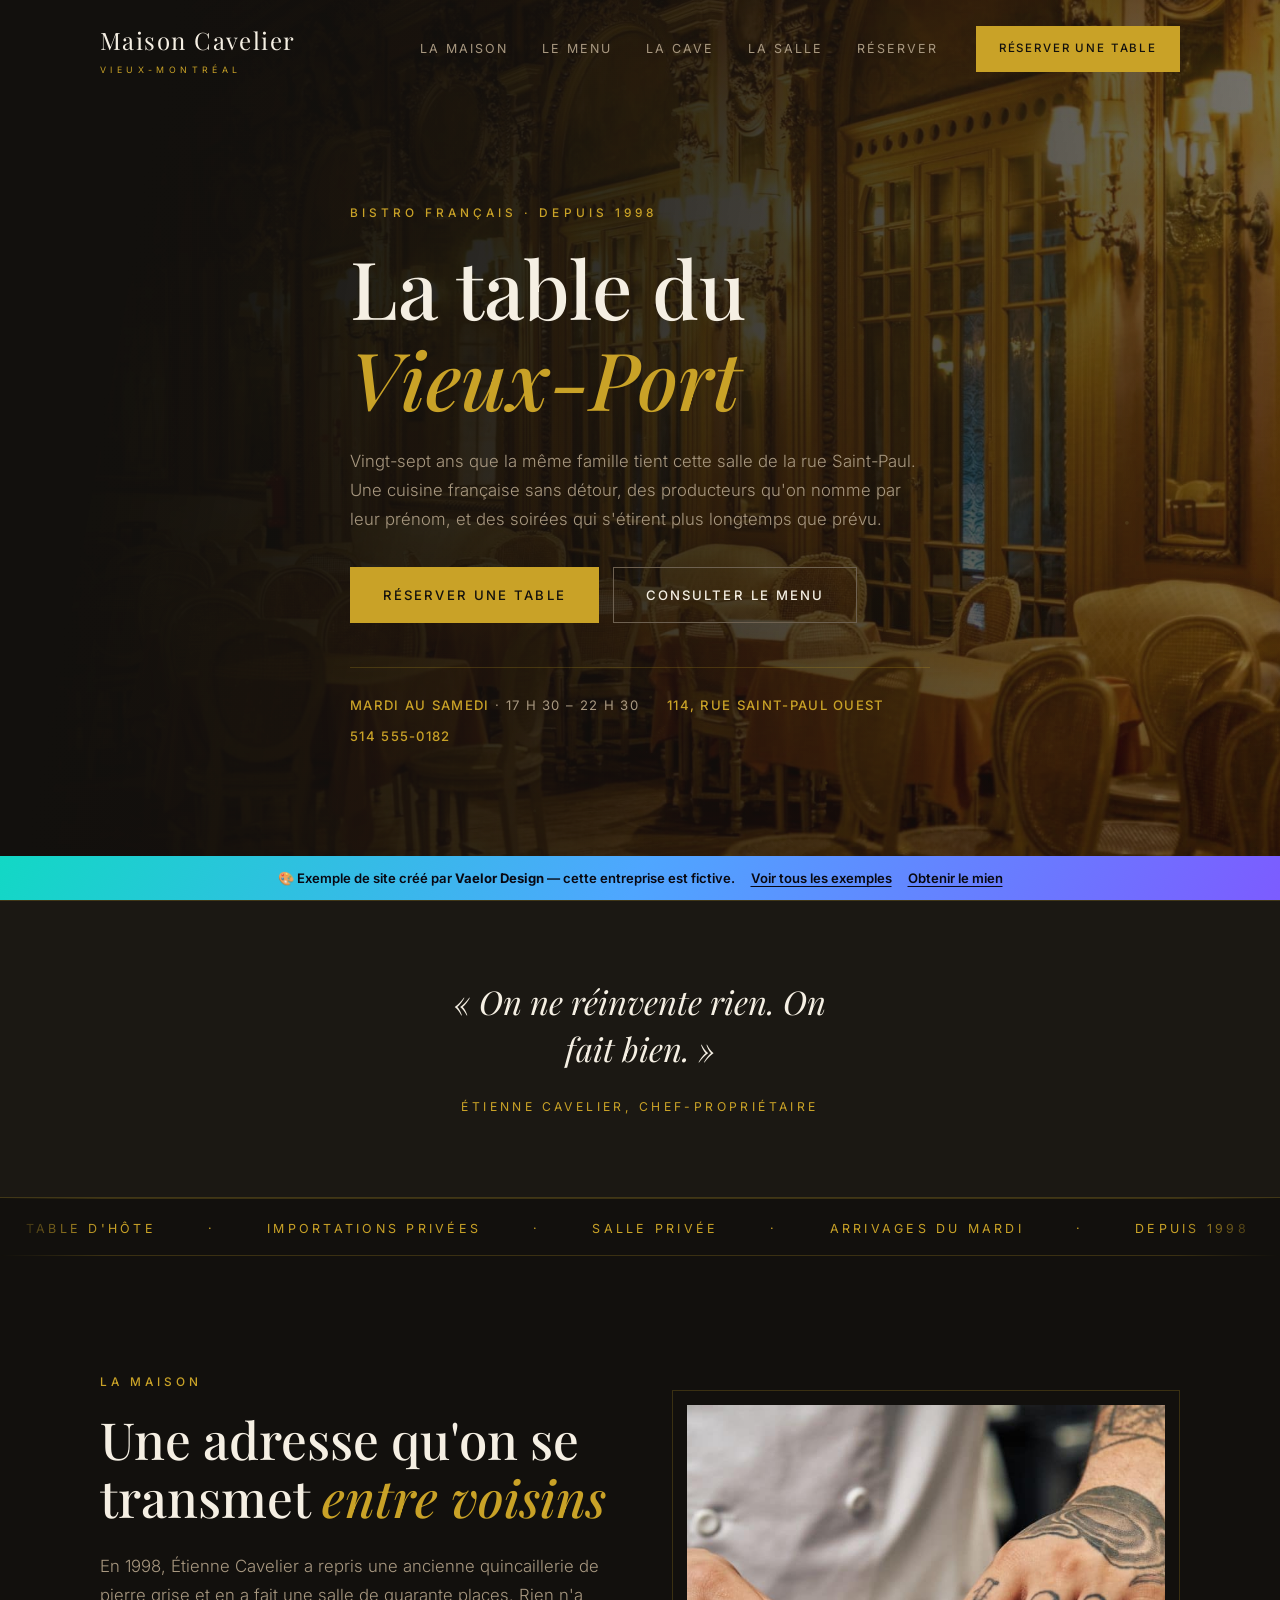
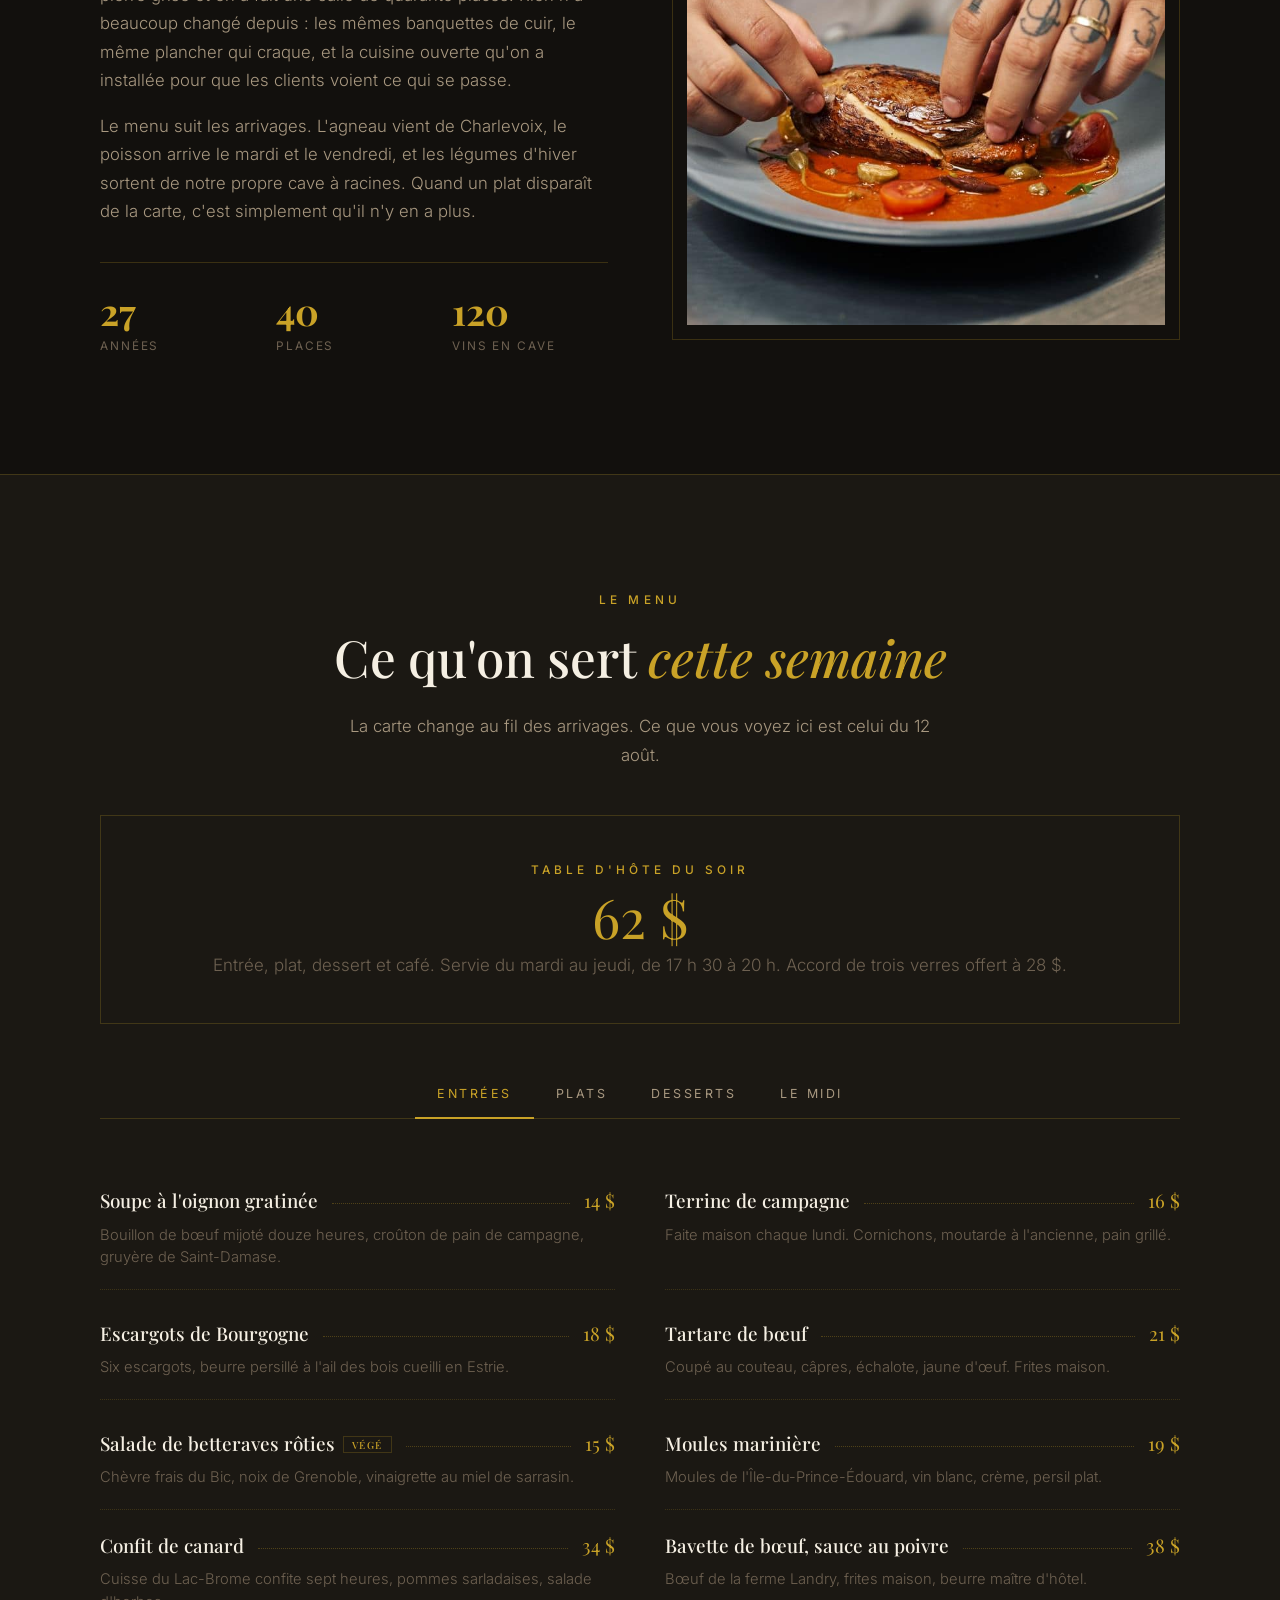
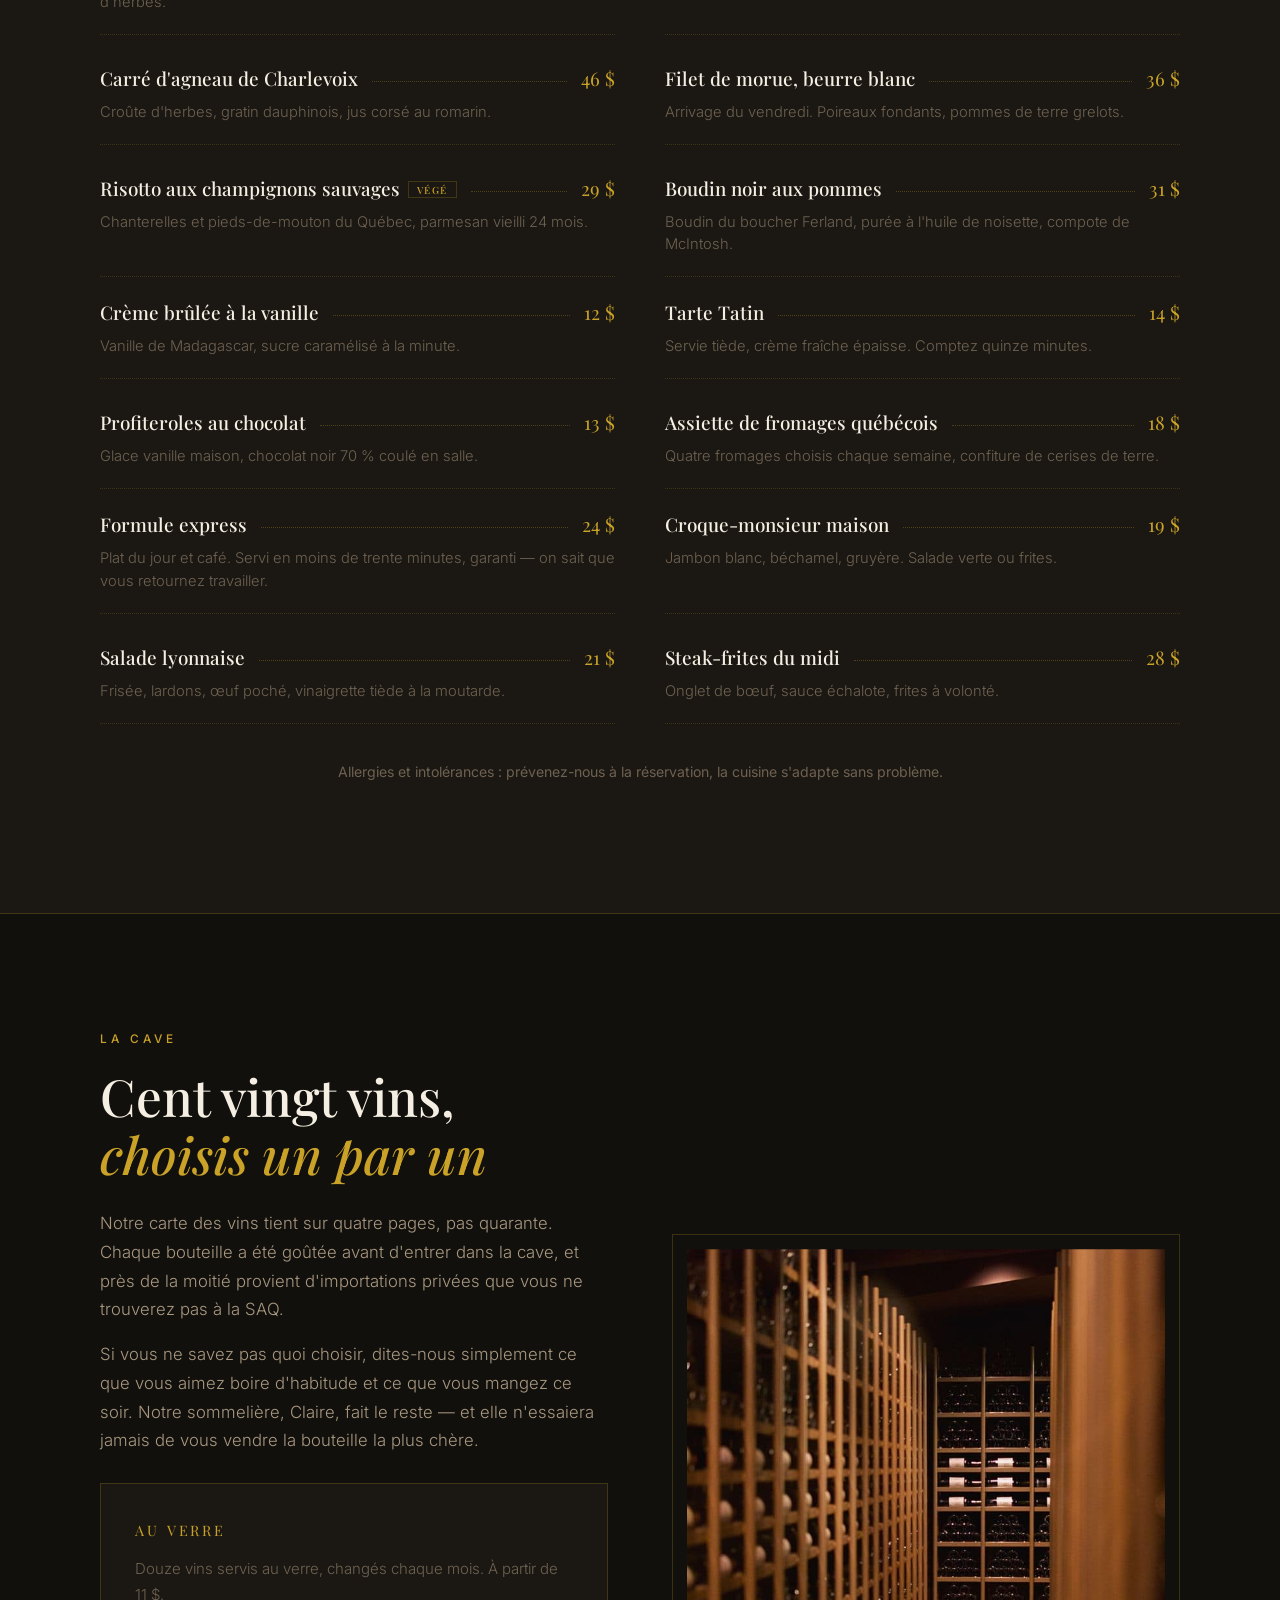
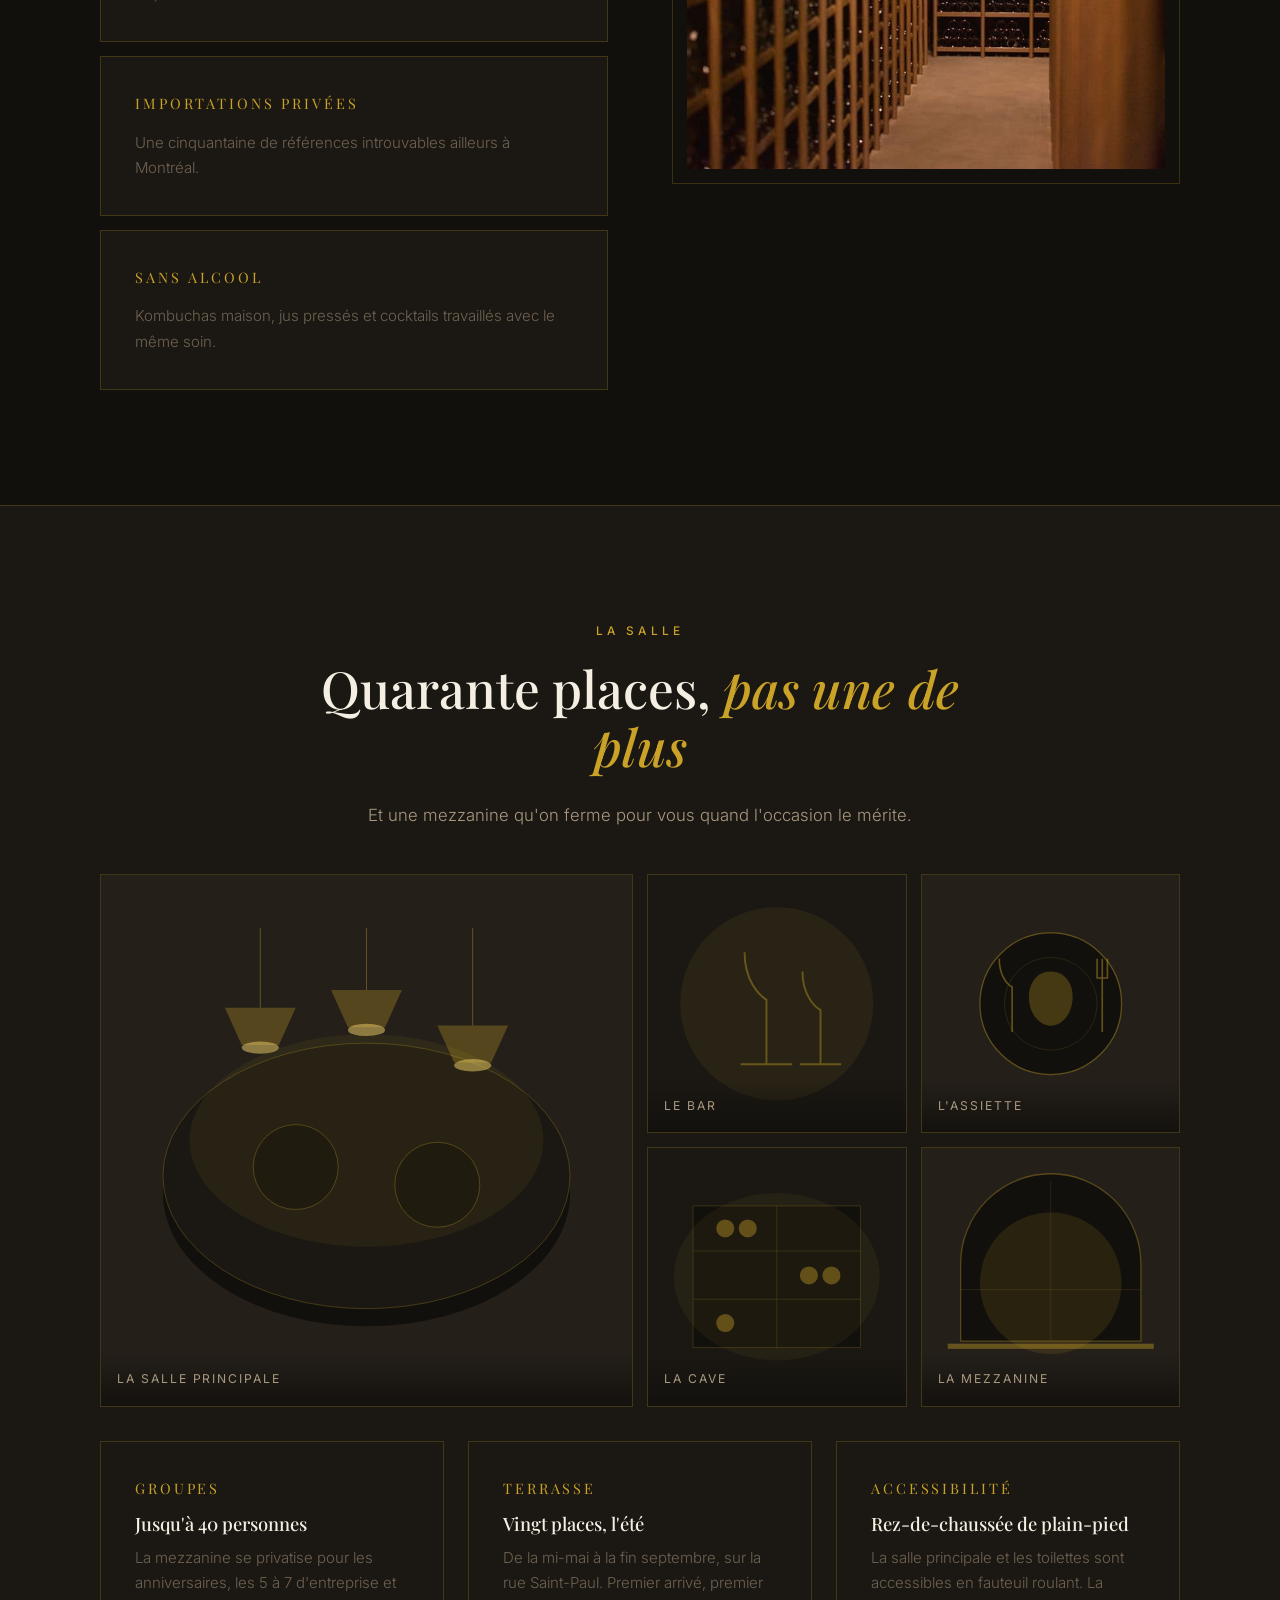
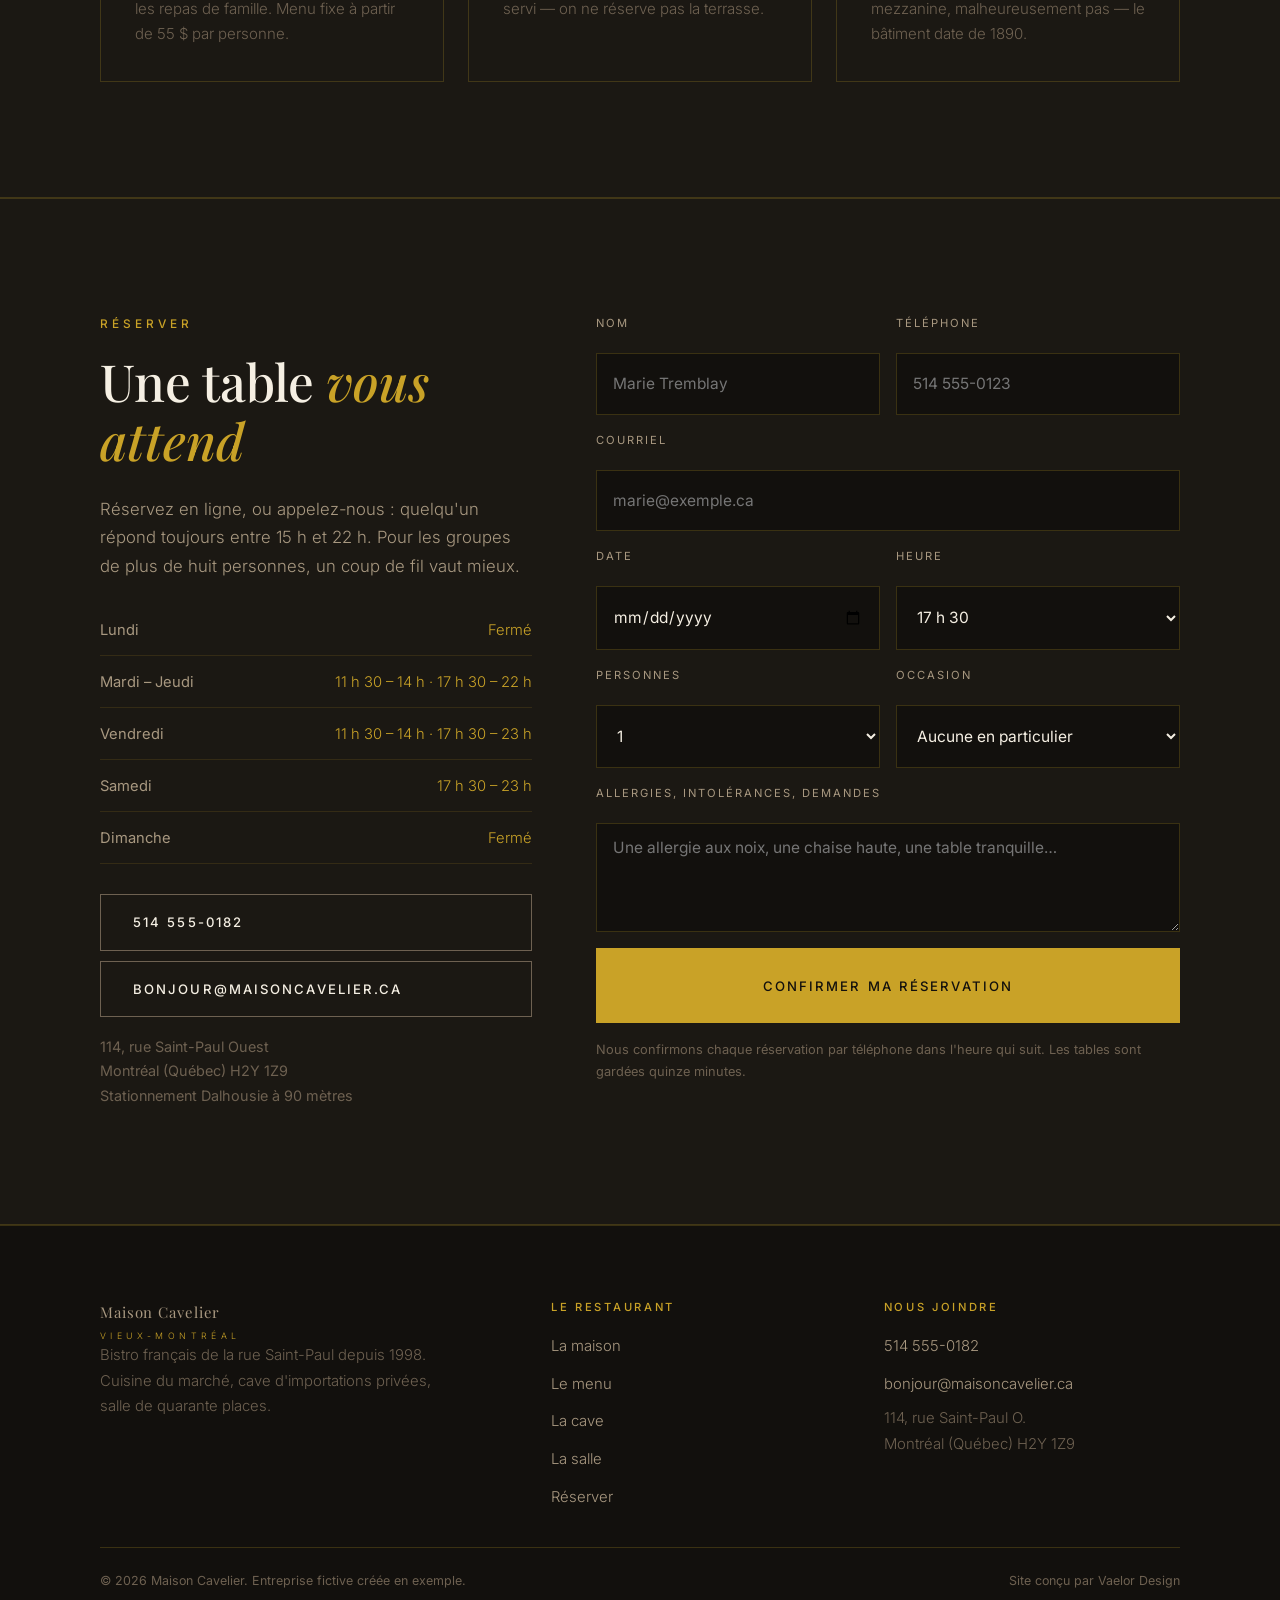
<file: demos/maison-cavelier/index.html>
<!DOCTYPE html>
<html lang="fr-CA">
<head>
<meta charset="utf-8">
<meta name="viewport" content="width=device-width, initial-scale=1">
<title>Maison Cavelier — Bistro français du Vieux-Montréal</title>
<meta name="description" content="Maison Cavelier, bistro français du Vieux-Montréal depuis 1998. Table d'hôte, cave d'importations privées, salle privée pour vos événements. Réservations au 514 555-0182.">
<meta property="og:title" content="Maison Cavelier — Bistro français du Vieux-Montréal">
<meta property="og:description" content="Bistro français du Vieux-Montréal depuis 1998. Table d'hôte, cave d'importations privées, salle privée pour vos événements.">
<meta property="og:type" content="website">
<meta property="og:locale" content="fr_CA">
<meta name="twitter:card" content="summary_large_image">
<meta name="theme-color" content="#12100D">
<link rel="preload" as="image" href="images/heros.jpg" fetchpriority="high">
<link rel="preconnect" href="https://fonts.googleapis.com">
<link rel="preconnect" href="https://fonts.gstatic.com" crossorigin>
<link href="https://fonts.googleapis.com/css2?family=Playfair+Display:ital,wght@0,500;0,700;1,500&family=Inter:wght@300;400;500;600&display=swap" rel="stylesheet">
<style>
/* ===== MAISON CAVELIER — thème Éclat ===================================== */
:root{
  --noir:#12100D; --noir2:#1B1813; --noir3:#241F19;
  --or:#C9A227; --or-clair:#E3C566;
  --creme:#F5EFE3; --creme2:#A89880; --creme3:#6E6151;
  --bord:rgba(201,162,39,.22);
  --max:1160px; --pad:clamp(20px,5vw,40px);
  --t:'Playfair Display',Georgia,serif; --c:'Inter',system-ui,sans-serif;
  --ease:cubic-bezier(.16,1,.3,1);
}
*,*::before,*::after{box-sizing:border-box}
html{scroll-behavior:smooth;scroll-padding-top:90px}
body{margin:0;background:var(--noir);color:var(--creme);font-family:var(--c);font-size:17px;line-height:1.7;-webkit-font-smoothing:antialiased;overflow-x:hidden}
img,svg{max-width:100%;display:block}
h1,h2,h3{font-family:var(--t);font-weight:500;line-height:1.14;margin:0 0 .5em}
h1{font-size:clamp(2.6rem,7vw,5rem)}
h2{font-size:clamp(2rem,4.4vw,3.2rem)}
h3{font-size:clamp(1.2rem,2vw,1.45rem)}
p{margin:0 0 1em}
a{color:inherit}
:focus-visible{outline:2px solid var(--or);outline-offset:3px}
.env{width:100%;max-width:var(--max);margin-inline:auto;padding-inline:var(--pad)}
.sec{padding-block:clamp(70px,9vw,120px)}
.sur{display:block;font-size:.74rem;letter-spacing:.34em;text-transform:uppercase;color:var(--or);margin-bottom:18px;font-weight:500}
.ital{font-style:italic;color:var(--or)}
.plomb{color:var(--creme2);max-width:62ch;font-weight:300;font-size:1.05rem}
.centre{text-align:center;margin-inline:auto}

.btn{display:inline-flex;align-items:center;justify-content:center;gap:10px;font-family:var(--c);font-size:.82rem;font-weight:500;letter-spacing:.16em;text-transform:uppercase;padding:16px 32px;text-decoration:none;border:1px solid transparent;cursor:pointer;transition:background .3s ease,transform .3s var(--ease);white-space:nowrap}
.btn:active{transform:scale(.97);transition-duration:.12s}
@media(prefers-reduced-motion:reduce){.btn:active{transform:none}}
.btn--or{background:var(--or);color:var(--noir)}
.btn--or:hover{background:var(--or-clair)}
.btn--ligne{border-color:var(--creme3);color:var(--creme)}
.btn--ligne:hover{border-color:var(--or);color:var(--or)}
.btn--mini{padding:12px 22px;font-size:.72rem}
/* Un bouton pleine largeur doit pouvoir passer à la ligne, sinon son libellé
   élargit toute la page sur téléphone. */
.form .btn{white-space:normal;text-align:center}
@media(max-width:430px){.btn{white-space:normal;text-align:center}}
body{overflow-wrap:break-word}

/* En-tête */
.ent{position:fixed;inset:0 0 auto 0;z-index:100;padding-block:20px;transition:all .35s ease;border-bottom:1px solid transparent}
.ent.collee{background:rgba(18,16,13,.94);backdrop-filter:blur(14px);padding-block:12px;border-bottom-color:var(--bord)}
.ent__g{display:flex;align-items:center;gap:24px}
.logo{font-family:var(--t);font-size:1.5rem;letter-spacing:.06em;text-decoration:none;margin-right:auto;color:var(--creme)}
.logo small{display:block;font-family:var(--c);font-size:.55rem;letter-spacing:.5em;color:var(--or);text-transform:uppercase;margin-top:2px}
.nav{display:flex;align-items:center;gap:6px}
.nav a{text-decoration:none;color:var(--creme2);font-size:.78rem;letter-spacing:.16em;text-transform:uppercase;padding:10px 14px;transition:color .25s}
.nav a:hover{color:var(--or)}
/* Le bouton du menu ne sert qu'au téléphone : sur ordinateur c'est .ent__cta
   qui joue ce rôle, sinon l'appel à l'action apparaît deux fois. */
.nav > .btn{display:none}
@media(max-width:940px){.nav > .btn{display:inline-flex;margin-top:8px}}
.brg{display:none;width:44px;height:44px;background:none;border:1px solid var(--bord);cursor:pointer;flex-direction:column;align-items:center;justify-content:center;gap:5px}
.brg span{width:18px;height:1.5px;background:var(--creme);transition:.25s}
.brg[aria-expanded=true] span:nth-child(1){transform:translateY(6.5px) rotate(45deg)}
.brg[aria-expanded=true] span:nth-child(2){opacity:0}
.brg[aria-expanded=true] span:nth-child(3){transform:translateY(-6.5px) rotate(-45deg)}
@media(max-width:940px){
  .brg{display:flex}.ent__cta{display:none}
  .nav{position:fixed;inset:76px 12px auto 12px;flex-direction:column;align-items:stretch;background:rgba(24,21,17,.98);border:1px solid var(--bord);padding:10px;opacity:0;transform:translateY(-12px);pointer-events:none;transition:.25s}
  .nav.ouv{opacity:1;transform:none;pointer-events:auto}
  .nav a{padding:15px;font-size:.85rem}
}

/* Héros */
.hero{position:relative;min-height:100svh;display:grid;align-items:center;padding-top:120px;padding-bottom:70px;overflow:hidden}
.hero__art{position:absolute;inset:0;z-index:0;overflow:hidden}
.hero__art img{width:100%;height:100%;object-fit:cover;transform:scale(1.06)}
/* Grain d'or par-dessus la photo : la salle reste lisible, la lumière vit. */
.hero__grain{position:absolute;inset:0;z-index:1;pointer-events:none;
  background:radial-gradient(120% 90% at 78% 30%,rgba(201,162,39,.20),transparent 62%)}
.hero__voile{position:absolute;inset:0;background:linear-gradient(100deg,var(--noir) 12%,rgba(18,16,13,.86) 46%,rgba(18,16,13,.5) 100%)}
.hero__c{position:relative;z-index:2;max-width:660px}
.hero h1{margin-bottom:24px}
.hero__act{display:flex;flex-wrap:wrap;gap:14px;margin-top:34px}
.hero__info{display:flex;flex-wrap:wrap;gap:8px 28px;margin-top:44px;padding-top:26px;border-top:1px solid var(--bord);font-size:.82rem;letter-spacing:.1em;text-transform:uppercase;color:var(--creme2)}
.hero__info b{color:var(--or);font-weight:500}

/* Bandeau citation */
.cit{border-block:1px solid var(--bord);background:var(--noir2);padding-block:clamp(48px,6vw,80px);text-align:center}
.cit blockquote{font-family:var(--t);font-size:clamp(1.35rem,2.8vw,2.05rem);font-style:italic;line-height:1.45;max-width:20ch;margin:0 auto 18px;color:var(--creme)}
.cit cite{font-style:normal;font-size:.76rem;letter-spacing:.28em;text-transform:uppercase;color:var(--or)}

/* Deux colonnes */
.duo{display:grid;grid-template-columns:1fr 1fr;gap:clamp(30px,5vw,70px);align-items:center}
@media(max-width:880px){.duo{grid-template-columns:1fr}}
.cadre{position:relative;border:1px solid var(--bord);padding:14px}
.cadre svg{width:100%;height:auto}
.cadre img{width:100%;height:clamp(320px,42vw,520px);object-fit:cover;display:block}
.chiffres{display:grid;grid-template-columns:repeat(3,1fr);gap:20px;margin-top:36px;padding-top:30px;border-top:1px solid var(--bord)}
.chiffre b{display:block;font-family:var(--t);font-size:2.3rem;color:var(--or);line-height:1}
.chiffre span{font-size:.74rem;letter-spacing:.16em;text-transform:uppercase;color:var(--creme3)}

/* Menu */
.menu-nav{display:flex;flex-wrap:wrap;gap:0;justify-content:center;border-bottom:1px solid var(--bord);margin-bottom:46px}
.menu-nav button{background:none;border:none;border-bottom:2px solid transparent;color:var(--creme2);font-family:var(--c);font-size:.78rem;letter-spacing:.2em;text-transform:uppercase;padding:16px 22px;cursor:pointer;transition:.25s;margin-bottom:-1px}
.menu-nav button:hover{color:var(--creme)}
.menu-nav button[aria-selected=true]{color:var(--or);border-bottom-color:var(--or)}
.plats{display:grid;grid-template-columns:1fr 1fr;gap:8px 50px}
@media(max-width:820px){.plats{grid-template-columns:1fr}}
.plat{padding-block:20px;border-bottom:1px dotted rgba(201,162,39,.2)}
.plat__t{display:flex;align-items:baseline;gap:14px}
.plat__t h3{margin:0;font-size:1.18rem;font-weight:500}
.plat__pt{flex:1;border-bottom:1px dotted rgba(201,162,39,.3);transform:translateY(-4px)}
.plat__px{font-family:var(--t);color:var(--or);font-size:1.18rem;white-space:nowrap}
.plat p{margin:6px 0 0;font-size:.92rem;color:var(--creme3);font-weight:300;line-height:1.55}
.plat__tag{display:inline-block;font-size:.62rem;letter-spacing:.14em;text-transform:uppercase;color:var(--or);border:1px solid var(--bord);padding:2px 8px;margin-left:8px;transform:translateY(-2px)}
.tdh{border:1px solid var(--bord);background:var(--noir2);padding:clamp(26px,4vw,44px);margin-bottom:46px;text-align:center}
.tdh__px{font-family:var(--t);font-size:clamp(2.4rem,5vw,3.4rem);color:var(--or);line-height:1;margin:10px 0 6px}

/* Galerie */
.gal{display:grid;grid-template-columns:repeat(4,1fr);gap:14px}
@media(max-width:900px){.gal{grid-template-columns:repeat(2,1fr)}}
.gal figure{margin:0;position:relative;overflow:hidden;border:1px solid var(--bord)}
.gal figure:nth-child(1){grid-column:span 2;grid-row:span 2}
@media(max-width:900px){.gal figure:nth-child(1){grid-column:span 2;grid-row:auto}}
.gal svg{width:100%;height:100%;object-fit:cover;transition:transform .8s var(--ease)}
.gal figure:hover svg{transform:scale(1.05)}
.gal figcaption{position:absolute;inset:auto 0 0 0;padding:16px;background:linear-gradient(0deg,rgba(18,16,13,.92),transparent);font-size:.76rem;letter-spacing:.16em;text-transform:uppercase;color:var(--creme2)}

/* Cartes services */
.g3{display:grid;grid-template-columns:repeat(3,1fr);gap:24px}
@media(max-width:880px){.g3{grid-template-columns:1fr}}
.cte{border:1px solid var(--bord);padding:clamp(24px,3vw,34px);background:var(--noir2);transition:.3s}
.cte:hover{border-color:var(--or);transform:translateY(-4px)}
.cte__n{font-family:var(--t);font-size:.9rem;color:var(--or);letter-spacing:.2em;margin-bottom:14px}
.cte p{color:var(--creme3);font-size:.94rem;font-weight:300;margin:0}

/* Réservation */
.resa{background:var(--noir2);border-block:1px solid var(--bord)}
.resa__g{display:grid;grid-template-columns:.85fr 1.15fr;gap:clamp(30px,5vw,70px)}
@media(max-width:880px){.resa__g{grid-template-columns:1fr}}
.heures{display:grid;gap:2px;margin-top:26px}
.heure{display:flex;justify-content:space-between;gap:16px;padding:12px 0;border-bottom:1px solid rgba(201,162,39,.14);font-size:.92rem}
.heure b{color:var(--creme2);font-weight:400}
.heure span{color:var(--or);font-weight:300}
.form{display:grid;gap:16px}
.duo2{display:grid;grid-template-columns:1fr 1fr;gap:16px}
@media(max-width:560px){.duo2{grid-template-columns:1fr}}
.ch{display:grid;gap:7px}
.ch label{font-size:.7rem;letter-spacing:.18em;text-transform:uppercase;color:var(--creme2)}
.ch input,.ch select,.ch textarea{font-family:var(--c);font-size:.97rem;color:var(--creme);background:var(--noir);border:1px solid var(--bord);padding:14px 16px;width:100%}
.ch textarea{resize:vertical;min-height:96px}
.ch input:focus,.ch select:focus,.ch textarea:focus{outline:none;border-color:var(--or)}
.ch select option{background:var(--noir2)}
.retour{display:none;padding:14px 16px;border:1px solid var(--or);background:rgba(201,162,39,.1);font-size:.9rem;color:var(--or-clair)}
.retour.on{display:block}

/* Contact / pied */
.pied{padding-block:clamp(50px,6vw,72px) 28px;border-top:1px solid var(--bord)}
.pied__g{display:grid;grid-template-columns:1.4fr 1fr 1fr;gap:36px;margin-bottom:36px}
@media(max-width:760px){.pied__g{grid-template-columns:1fr;gap:26px}}
.pied h4{font-size:.7rem;letter-spacing:.24em;text-transform:uppercase;color:var(--or);margin:0 0 14px;font-family:var(--c);font-weight:500}
.pied ul{list-style:none;margin:0;padding:0;display:grid;gap:9px}
.pied a{color:var(--creme2);text-decoration:none;font-size:.93rem;font-weight:300}
.pied a:hover{color:var(--or)}
.pied__bas{border-top:1px solid var(--bord);padding-top:22px;display:flex;flex-wrap:wrap;gap:12px;justify-content:space-between;font-size:.78rem;color:var(--creme3)}

.rev{opacity:0;transform:translateY(24px);transition:opacity .7s ease,transform .7s ease}
.rev.vu{opacity:1;transform:none}

/* Bandeau démo Vaelor */
.demo-bar{position:fixed;inset:auto 0 0 0;z-index:200;background:linear-gradient(120deg,#12D8C5,#4FA6FF,#7C5CFF);color:#080812;font-family:var(--c);font-size:.82rem;font-weight:600;padding:11px 18px;display:flex;flex-wrap:wrap;gap:6px 16px;align-items:center;justify-content:center;text-align:center}
.demo-bar a{color:#080812;text-decoration:underline;text-underline-offset:3px}
@media(max-width:600px){.demo-bar{font-size:.74rem;padding:9px 12px}}
body{padding-bottom:54px}
</style>
</head>
<body>

<header class="ent" id="ent">
  <div class="env ent__g">
    <a class="logo" href="#">Maison Cavelier<small>Vieux-Montréal</small></a>
    <button class="brg" id="brg" aria-label="Ouvrir le menu" aria-expanded="false" aria-controls="nav"><span></span><span></span><span></span></button>
    <nav class="nav" id="nav" aria-label="Navigation">
      <a href="#maison">La maison</a>
      <a href="#menu">Le menu</a>
      <a href="#cave">La cave</a>
      <a href="#salle">La salle</a>
      <a href="#reserver">Réserver</a>
      <a class="btn btn--or btn--mini" href="#reserver">Réserver une table</a>
    </nav>
    <a class="btn btn--or btn--mini ent__cta" href="#reserver">Réserver une table</a>
  </div>
</header>

<main>

<!-- HÉROS -->
<section class="hero">
  <div class="hero__art" aria-hidden="true">
    <img class="v3-photo" src="images/heros.jpg" alt="" fetchpriority="high" width="1700" height="1133">
    <div class="hero__grain"></div>
    <div data-vfond='{"motif":"poussiere","couleur":"#C9A227","couleur2":"#E3C566","densite":1.1,"opacite":0.55,"dessous":false}'></div>
  </div>
  <div class="hero__voile" aria-hidden="true"></div>
  <div class="env hero__c">
    <span class="sur">Bistro français · Depuis 1998</span>
    <h1>La table du<br><span class="ital">Vieux-Port</span></h1>
    <p class="plomb">
      Vingt-sept ans que la même famille tient cette salle de la rue Saint-Paul.
      Une cuisine française sans détour, des producteurs qu'on nomme par leur prénom,
      et des soirées qui s'étirent plus longtemps que prévu.
    </p>
    <div class="hero__act">
      <a class="btn btn--or btn--magn" href="#reserver">Réserver une table</a>
      <a class="btn btn--ligne" href="#menu">Consulter le menu</a>
    </div>
    <div class="hero__info">
      <span><b>Mardi au samedi</b> · 17 h 30 – 22 h 30</span>
      <span><b>114, rue Saint-Paul Ouest</b></span>
      <span><b>514 555-0182</b></span>
    </div>
  </div>
</section>

<!-- CITATION -->
<div class="cit">
  <div class="env">
    <blockquote class="rev">« On ne réinvente rien. On fait bien. »</blockquote>
    <cite class="rev">Étienne Cavelier, chef-propriétaire</cite>
  </div>
</div>

<!-- LA MAISON -->
<div class="v3-bandeau" aria-hidden="true"><div class="v3-bandeau__p"><span>Table d'hôte</span><span>·</span><span>Importations privées</span><span>·</span><span>Salle privée</span><span>·</span><span>Arrivages du mardi</span><span>·</span><span>Depuis 1998</span><span>·</span></div></div>

<section class="sec" id="maison">
  <div class="env duo">
    <div class="rev">
      <span class="sur">La maison</span>
      <h2>Une adresse qu'on se transmet <span class="ital">entre voisins</span></h2>
      <p class="plomb">
        En 1998, Étienne Cavelier a repris une ancienne quincaillerie de pierre grise et en a fait
        une salle de quarante places. Rien n'a beaucoup changé depuis : les mêmes banquettes de cuir,
        le même plancher qui craque, et la cuisine ouverte qu'on a installée pour que les clients
        voient ce qui se passe.
      </p>
      <p class="plomb">
        Le menu suit les arrivages. L'agneau vient de Charlevoix, le poisson arrive le mardi et le
        vendredi, et les légumes d'hiver sortent de notre propre cave à racines. Quand un plat
        disparaît de la carte, c'est simplement qu'il n'y en a plus.
      </p>
      <div class="chiffres">
        <div class="chiffre"><b>27</b><span>années</span></div>
        <div class="chiffre"><b>40</b><span>places</span></div>
        <div class="chiffre"><b>120</b><span>vins en cave</span></div>
      </div>
    </div>
    <div class="cadre rev">
      <img class="v3-ouvre" src="images/cuisine.jpg" alt="La cuisine ouverte de la Maison Cavelier, au moment du dressage" loading="lazy">
    </div>
  </div>
</section>

<!-- MENU -->
<section class="sec" id="menu" style="background:var(--noir2);border-block:1px solid var(--bord)">
  <div class="env">
    <div class="centre rev" style="max-width:680px;margin-bottom:46px">
      <span class="sur">Le menu</span>
      <h2>Ce qu'on sert <span class="ital">cette semaine</span></h2>
      <p class="plomb centre">La carte change au fil des arrivages. Ce que vous voyez ici est celui du 12 août.</p>
    </div>

    <div class="tdh rev">
      <span class="sur" style="margin-bottom:6px">Table d'hôte du soir</span>
      <div class="tdh__px">62 $</div>
      <p style="color:var(--creme3);font-weight:300;margin:0">
        Entrée, plat, dessert et café. Servie du mardi au jeudi, de 17 h 30 à 20 h.
        Accord de trois verres offert à 28 $.
      </p>
    </div>

    <div class="menu-nav rev" role="tablist" aria-label="Sections du menu">
      <button role="tab" aria-selected="true"  data-onglet="entrees">Entrées</button>
      <button role="tab" aria-selected="false" data-onglet="plats">Plats</button>
      <button role="tab" aria-selected="false" data-onglet="desserts">Desserts</button>
      <button role="tab" aria-selected="false" data-onglet="midi">Le midi</button>
    </div>

    <div class="plats rev" id="p-entrees" data-panneau="entrees">
      <article class="plat"><div class="plat__t"><h3>Soupe à l'oignon gratinée</h3><span class="plat__pt"></span><span class="plat__px">14 $</span></div><p>Bouillon de bœuf mijoté douze heures, croûton de pain de campagne, gruyère de Saint-Damase.</p></article>
      <article class="plat"><div class="plat__t"><h3>Terrine de campagne</h3><span class="plat__pt"></span><span class="plat__px">16 $</span></div><p>Faite maison chaque lundi. Cornichons, moutarde à l'ancienne, pain grillé.</p></article>
      <article class="plat"><div class="plat__t"><h3>Escargots de Bourgogne</h3><span class="plat__pt"></span><span class="plat__px">18 $</span></div><p>Six escargots, beurre persillé à l'ail des bois cueilli en Estrie.</p></article>
      <article class="plat"><div class="plat__t"><h3>Tartare de bœuf</h3><span class="plat__pt"></span><span class="plat__px">21 $</span></div><p>Coupé au couteau, câpres, échalote, jaune d'œuf. Frites maison.</p></article>
      <article class="plat"><div class="plat__t"><h3>Salade de betteraves rôties<span class="plat__tag">Végé</span></h3><span class="plat__pt"></span><span class="plat__px">15 $</span></div><p>Chèvre frais du Bic, noix de Grenoble, vinaigrette au miel de sarrasin.</p></article>
      <article class="plat"><div class="plat__t"><h3>Moules marinière</h3><span class="plat__pt"></span><span class="plat__px">19 $</span></div><p>Moules de l'Île-du-Prince-Édouard, vin blanc, crème, persil plat.</p></article>
    </div>

    <div class="plats rev" id="p-plats" data-panneau="plats" hidden>
      <article class="plat"><div class="plat__t"><h3>Confit de canard</h3><span class="plat__pt"></span><span class="plat__px">34 $</span></div><p>Cuisse du Lac-Brome confite sept heures, pommes sarladaises, salade d'herbes.</p></article>
      <article class="plat"><div class="plat__t"><h3>Bavette de bœuf, sauce au poivre</h3><span class="plat__pt"></span><span class="plat__px">38 $</span></div><p>Bœuf de la ferme Landry, frites maison, beurre maître d'hôtel.</p></article>
      <article class="plat"><div class="plat__t"><h3>Carré d'agneau de Charlevoix</h3><span class="plat__pt"></span><span class="plat__px">46 $</span></div><p>Croûte d'herbes, gratin dauphinois, jus corsé au romarin.</p></article>
      <article class="plat"><div class="plat__t"><h3>Filet de morue, beurre blanc</h3><span class="plat__pt"></span><span class="plat__px">36 $</span></div><p>Arrivage du vendredi. Poireaux fondants, pommes de terre grelots.</p></article>
      <article class="plat"><div class="plat__t"><h3>Risotto aux champignons sauvages<span class="plat__tag">Végé</span></h3><span class="plat__pt"></span><span class="plat__px">29 $</span></div><p>Chanterelles et pieds-de-mouton du Québec, parmesan vieilli 24 mois.</p></article>
      <article class="plat"><div class="plat__t"><h3>Boudin noir aux pommes</h3><span class="plat__pt"></span><span class="plat__px">31 $</span></div><p>Boudin du boucher Ferland, purée à l'huile de noisette, compote de McIntosh.</p></article>
    </div>

    <div class="plats rev" id="p-desserts" data-panneau="desserts" hidden>
      <article class="plat"><div class="plat__t"><h3>Crème brûlée à la vanille</h3><span class="plat__pt"></span><span class="plat__px">12 $</span></div><p>Vanille de Madagascar, sucre caramélisé à la minute.</p></article>
      <article class="plat"><div class="plat__t"><h3>Tarte Tatin</h3><span class="plat__pt"></span><span class="plat__px">14 $</span></div><p>Servie tiède, crème fraîche épaisse. Comptez quinze minutes.</p></article>
      <article class="plat"><div class="plat__t"><h3>Profiteroles au chocolat</h3><span class="plat__pt"></span><span class="plat__px">13 $</span></div><p>Glace vanille maison, chocolat noir 70 % coulé en salle.</p></article>
      <article class="plat"><div class="plat__t"><h3>Assiette de fromages québécois</h3><span class="plat__pt"></span><span class="plat__px">18 $</span></div><p>Quatre fromages choisis chaque semaine, confiture de cerises de terre.</p></article>
    </div>

    <div class="plats rev" id="p-midi" data-panneau="midi" hidden>
      <article class="plat"><div class="plat__t"><h3>Formule express</h3><span class="plat__pt"></span><span class="plat__px">24 $</span></div><p>Plat du jour et café. Servi en moins de trente minutes, garanti — on sait que vous retournez travailler.</p></article>
      <article class="plat"><div class="plat__t"><h3>Croque-monsieur maison</h3><span class="plat__pt"></span><span class="plat__px">19 $</span></div><p>Jambon blanc, béchamel, gruyère. Salade verte ou frites.</p></article>
      <article class="plat"><div class="plat__t"><h3>Salade lyonnaise</h3><span class="plat__pt"></span><span class="plat__px">21 $</span></div><p>Frisée, lardons, œuf poché, vinaigrette tiède à la moutarde.</p></article>
      <article class="plat"><div class="plat__t"><h3>Steak-frites du midi</h3><span class="plat__pt"></span><span class="plat__px">28 $</span></div><p>Onglet de bœuf, sauce échalote, frites à volonté.</p></article>
    </div>

    <p class="centre rev" style="margin-top:36px;color:var(--creme3);font-size:.88rem">
      Allergies et intolérances : prévenez-nous à la réservation, la cuisine s'adapte sans problème.
    </p>
  </div>
</section>

<!-- LA CAVE -->
<section class="sec" id="cave">
  <div class="env duo">
    <div class="cadre rev" style="order:2">
      <img class="v3-ouvre" src="images/cave.jpg" alt="La cave de la maison, cent vingt vins choisis un par un" loading="lazy">
    </div>
    <div class="rev">
      <span class="sur">La cave</span>
      <h2>Cent vingt vins, <span class="ital">choisis un par un</span></h2>
      <p class="plomb">
        Notre carte des vins tient sur quatre pages, pas quarante. Chaque bouteille a été goûtée
        avant d'entrer dans la cave, et près de la moitié provient d'importations privées que vous
        ne trouverez pas à la SAQ.
      </p>
      <p class="plomb">
        Si vous ne savez pas quoi choisir, dites-nous simplement ce que vous aimez boire d'habitude
        et ce que vous mangez ce soir. Notre sommelière, Claire, fait le reste — et elle n'essaiera
        jamais de vous vendre la bouteille la plus chère.
      </p>
      <div class="g3" style="grid-template-columns:1fr;gap:14px;margin-top:28px">
        <div class="cte"><div class="cte__n">AU VERRE</div><p>Douze vins servis au verre, changés chaque mois. À partir de 11 $.</p></div>
        <div class="cte"><div class="cte__n">IMPORTATIONS PRIVÉES</div><p>Une cinquantaine de références introuvables ailleurs à Montréal.</p></div>
        <div class="cte"><div class="cte__n">SANS ALCOOL</div><p>Kombuchas maison, jus pressés et cocktails travaillés avec le même soin.</p></div>
      </div>
    </div>
  </div>
</section>

<!-- LA SALLE / GALERIE -->
<section class="sec" id="salle" style="background:var(--noir2);border-block:1px solid var(--bord)">
  <div class="env">
    <div class="centre rev" style="max-width:640px;margin-bottom:44px">
      <span class="sur">La salle</span>
      <h2>Quarante places, <span class="ital">pas une de plus</span></h2>
      <p class="plomb centre">Et une mezzanine qu'on ferme pour vous quand l'occasion le mérite.</p>
    </div>

    <div class="gal rev">
      <figure>
        <svg viewBox="0 0 600 600" aria-hidden="true"><rect width="600" height="600" fill="#241F19"/>
          <ellipse cx="300" cy="360" rx="230" ry="150" fill="#12100D"/>
          <ellipse cx="300" cy="340" rx="230" ry="150" fill="#1B1813" stroke="#C9A227" stroke-opacity=".3"/>
          <g stroke="#C9A227" stroke-opacity=".45" fill="none"><path d="M180 60v90M300 60v70M420 60v110"/></g>
          <g fill="#C9A227" opacity=".3"><path d="M140 150h80l-19 42h-42z"/><path d="M260 130h80l-19 42h-42z"/><path d="M380 170h80l-19 42h-42z"/></g>
          <g fill="#E3C566" opacity=".55"><ellipse cx="180" cy="195" rx="21" ry="7"/><ellipse cx="300" cy="175" rx="21" ry="7"/><ellipse cx="420" cy="215" rx="21" ry="7"/></g>
          <circle cx="220" cy="330" r="48" fill="#12100D" stroke="#C9A227" stroke-opacity=".35"/>
          <circle cx="380" cy="350" r="48" fill="#12100D" stroke="#C9A227" stroke-opacity=".35"/>
          <ellipse cx="300" cy="300" rx="200" ry="120" fill="#C9A227" opacity=".07"/>
        </svg>
        <figcaption>La salle principale</figcaption>
      </figure>
      <figure>
        <svg viewBox="0 0 400 400" aria-hidden="true"><rect width="400" height="400" fill="#1B1813"/>
          <g stroke="#C9A227" stroke-opacity=".4" fill="none" stroke-width="3">
            <path d="M150 120c0 44 22 66 34 74v100m0 0h-40m40 0h40"/>
            <path d="M240 150c0 36 18 54 28 60v84m0 0h-32m32 0h32"/>
          </g>
          <ellipse cx="200" cy="200" rx="150" ry="150" fill="#C9A227" opacity=".08"/>
        </svg>
        <figcaption>Le bar</figcaption>
      </figure>
      <figure>
        <svg viewBox="0 0 400 400" aria-hidden="true"><rect width="400" height="400" fill="#241F19"/>
          <circle cx="200" cy="200" r="110" fill="#12100D" stroke="#C9A227" stroke-opacity=".4" stroke-width="2"/>
          <circle cx="200" cy="200" r="72" fill="none" stroke="#C9A227" stroke-opacity=".22"/>
          <path d="M200 150c22 0 34 18 34 40s-14 44-34 44-34-22-34-44 12-40 34-40Z" fill="#C9A227" opacity=".28"/>
          <path d="M120 130c0 26 12 40 20 44v70" stroke="#C9A227" stroke-opacity=".45" fill="none" stroke-width="2.5"/>
          <path d="M280 130v114M272 130v30h16v-30" stroke="#C9A227" stroke-opacity=".45" fill="none" stroke-width="2.5"/>
        </svg>
        <figcaption>L'assiette</figcaption>
      </figure>
      <figure>
        <svg viewBox="0 0 400 400" aria-hidden="true"><rect width="400" height="400" fill="#1B1813"/>
          <rect x="70" y="90" width="260" height="220" fill="#12100D" stroke="#C9A227" stroke-opacity=".3"/>
          <g stroke="#C9A227" stroke-opacity=".25"><path d="M70 160h260M70 235h260M200 90v220"/></g>
          <g fill="#C9A227" opacity=".4"><circle cx="120" cy="125" r="14"/><circle cx="155" cy="125" r="14"/><circle cx="250" cy="198" r="14"/><circle cx="285" cy="198" r="14"/><circle cx="120" cy="272" r="14"/></g>
          <ellipse cx="200" cy="200" rx="160" ry="130" fill="#C9A227" opacity=".06"/>
        </svg>
        <figcaption>La cave</figcaption>
      </figure>
      <figure>
        <svg viewBox="0 0 400 400" aria-hidden="true"><rect width="400" height="400" fill="#241F19"/>
          <path d="M60 300V180a140 140 0 0 1 280 0v120Z" fill="#12100D" stroke="#C9A227" stroke-opacity=".35" stroke-width="2"/>
          <path d="M200 300V52M60 220h280" stroke="#C9A227" stroke-opacity=".2"/>
          <ellipse cx="200" cy="210" rx="110" ry="110" fill="#C9A227" opacity=".12"/>
          <rect x="40" y="304" width="320" height="8" fill="#C9A227" opacity=".4"/>
        </svg>
        <figcaption>La mezzanine</figcaption>
      </figure>
    </div>

    <div class="g3 rev" style="margin-top:34px">
      <div class="cte"><div class="cte__n">GROUPES</div><h3 style="font-size:1.15rem">Jusqu'à 40 personnes</h3><p>La mezzanine se privatise pour les anniversaires, les 5 à 7 d'entreprise et les repas de famille. Menu fixe à partir de 55 $ par personne.</p></div>
      <div class="cte"><div class="cte__n">TERRASSE</div><h3 style="font-size:1.15rem">Vingt places, l'été</h3><p>De la mi-mai à la fin septembre, sur la rue Saint-Paul. Premier arrivé, premier servi — on ne réserve pas la terrasse.</p></div>
      <div class="cte"><div class="cte__n">ACCESSIBILITÉ</div><h3 style="font-size:1.15rem">Rez-de-chaussée de plain-pied</h3><p>La salle principale et les toilettes sont accessibles en fauteuil roulant. La mezzanine, malheureusement pas — le bâtiment date de 1890.</p></div>
    </div>
  </div>
</section>

<!-- RÉSERVATION -->
<section class="sec resa" id="reserver">
  <div class="env resa__g">
    <div class="rev">
      <span class="sur">Réserver</span>
      <h2>Une table <span class="ital">vous attend</span></h2>
      <p class="plomb">
        Réservez en ligne, ou appelez-nous : quelqu'un répond toujours entre 15 h et 22 h.
        Pour les groupes de plus de huit personnes, un coup de fil vaut mieux.
      </p>

      <div class="heures">
        <div class="heure"><b>Lundi</b><span>Fermé</span></div>
        <div class="heure"><b>Mardi – Jeudi</b><span>11 h 30 – 14 h · 17 h 30 – 22 h</span></div>
        <div class="heure"><b>Vendredi</b><span>11 h 30 – 14 h · 17 h 30 – 23 h</span></div>
        <div class="heure"><b>Samedi</b><span>17 h 30 – 23 h</span></div>
        <div class="heure"><b>Dimanche</b><span>Fermé</span></div>
      </div>

      <div style="margin-top:30px;display:grid;gap:10px">
        <a class="btn btn--ligne" href="tel:+15145550182" style="justify-content:flex-start">514 555-0182</a>
        <a class="btn btn--ligne" href="mailto:bonjour@maisoncavelier.ca" style="justify-content:flex-start">bonjour@maisoncavelier.ca</a>
        <p style="color:var(--creme3);font-size:.9rem;margin:8px 0 0">114, rue Saint-Paul Ouest<br>Montréal (Québec)  H2Y 1Z9<br>Stationnement Dalhousie à 90 mètres</p>
      </div>
    </div>

    <form class="form rev" id="form-resa" novalidate>
      <div class="duo2">
        <div class="ch"><label for="r-nom">Nom</label><input id="r-nom" type="text" placeholder="Marie Tremblay" required></div>
        <div class="ch"><label for="r-tel">Téléphone</label><input id="r-tel" type="tel" placeholder="514 555-0123" required></div>
      </div>
      <div class="ch"><label for="r-courriel">Courriel</label><input id="r-courriel" type="email" placeholder="marie@exemple.ca" required></div>
      <div class="duo2">
        <div class="ch"><label for="r-date">Date</label><input id="r-date" type="date" required></div>
        <div class="ch"><label for="r-heure">Heure</label>
          <select id="r-heure">
            <option>17 h 30</option><option>18 h 00</option><option>18 h 30</option><option>19 h 00</option>
            <option>19 h 30</option><option>20 h 00</option><option>20 h 30</option><option>21 h 00</option>
          </select>
        </div>
      </div>
      <div class="duo2">
        <div class="ch"><label for="r-pers">Personnes</label>
          <select id="r-pers"><option>1</option><option>2</option><option>3</option><option>4</option><option>5</option><option>6</option><option>7</option><option>8</option><option>Plus de 8 — je vous appelle</option></select>
        </div>
        <div class="ch"><label for="r-occ">Occasion</label>
          <select id="r-occ"><option>Aucune en particulier</option><option>Anniversaire</option><option>Fiançailles</option><option>Repas d'affaires</option><option>Retrouvailles</option></select>
        </div>
      </div>
      <div class="ch"><label for="r-note">Allergies, intolérances, demandes</label><textarea id="r-note" placeholder="Une allergie aux noix, une chaise haute, une table tranquille…"></textarea></div>
      <button class="btn btn--or" type="submit" style="width:100%">Confirmer ma réservation</button>
      <p class="retour" id="r-retour" role="status"></p>
      <p style="font-size:.8rem;color:var(--creme3);margin:0">
        Nous confirmons chaque réservation par téléphone dans l'heure qui suit. Les tables sont
        gardées quinze minutes.
      </p>
    </form>
  </div>
</section>

</main>

<footer class="pied">
  <div class="env">
    <div class="pied__g">
      <div>
        <a class="logo" href="#" style="margin-bottom:16px">Maison Cavelier<small>Vieux-Montréal</small></a>
        <p style="color:var(--creme3);font-weight:300;font-size:.93rem;max-width:38ch">
          Bistro français de la rue Saint-Paul depuis 1998. Cuisine du marché, cave d'importations
          privées, salle de quarante places.
        </p>
      </div>
      <div>
        <h4>Le restaurant</h4>
        <ul>
          <li><a href="#maison">La maison</a></li><li><a href="#menu">Le menu</a></li>
          <li><a href="#cave">La cave</a></li><li><a href="#salle">La salle</a></li>
          <li><a href="#reserver">Réserver</a></li>
        </ul>
      </div>
      <div>
        <h4>Nous joindre</h4>
        <ul>
          <li><a href="tel:+15145550182">514 555-0182</a></li>
          <li><a href="mailto:bonjour@maisoncavelier.ca">bonjour@maisoncavelier.ca</a></li>
          <li style="color:var(--creme3);font-size:.93rem;font-weight:300">114, rue Saint-Paul O.<br>Montréal (Québec) H2Y 1Z9</li>
        </ul>
      </div>
    </div>
    <div class="pied__bas">
      <span>© 2026 Maison Cavelier. Entreprise fictive créée en exemple.</span>
      <span>Site conçu par Vaelor Design</span>
    </div>
  </div>
</footer>

<div class="demo-bar">
  <span>🎨 Exemple de site créé par <strong>Vaelor Design</strong> — cette entreprise est fictive.</span>
  <a href="../../index.html">Voir tous les exemples</a>
  <a href="../../index.html#contact">Obtenir le mien</a>
</div>

<script>
(function(){
  'use strict';
  var $=function(s,c){return (c||document).querySelector(s);};
  var $$=function(s,c){return [].slice.call((c||document).querySelectorAll(s));};

  var ent=$('#ent');
  window.addEventListener('scroll',function(){ ent.classList.toggle('collee',(window.scrollY||0)>20); },{passive:true});

  var brg=$('#brg'),nav=$('#nav');
  brg.addEventListener('click',function(){
    var o=nav.classList.toggle('ouv');
    brg.setAttribute('aria-expanded',o?'true':'false');
  });
  $$('a',nav).forEach(function(a){a.addEventListener('click',function(){nav.classList.remove('ouv');brg.setAttribute('aria-expanded','false');});});

  // Onglets du menu
  var onglets=$$('.menu-nav button');
  onglets.forEach(function(b){
    b.addEventListener('click',function(){
      var cible=b.dataset.onglet;
      onglets.forEach(function(o){o.setAttribute('aria-selected',o===b?'true':'false');});
      $$('[data-panneau]').forEach(function(p){p.hidden=(p.dataset.panneau!==cible);});
    });
  });

  // Apparition
  var els=$$('.rev');
  if('IntersectionObserver' in window){
    var io=new IntersectionObserver(function(es){es.forEach(function(e){if(e.isIntersecting){e.target.classList.add('vu');io.unobserve(e.target);}});},{threshold:.08,rootMargin:'0px 0px -40px 0px'});
    els.forEach(function(e){io.observe(e);});
    setTimeout(function(){ if(!$('.rev.vu')){ els.forEach(function(e){e.classList.add('vu');}); } },2500);
  } else { els.forEach(function(e){e.classList.add('vu');}); }

  // Date minimale = aujourd'hui
  var d=$('#r-date');
  if(d){ d.min=new Date().toISOString().split('T')[0]; }

  // Réservation (démonstration : aucun envoi réel)
  var f=$('#form-resa'),r=$('#r-retour');
  f.addEventListener('submit',function(e){
    e.preventDefault();
    var nom=$('#r-nom').value.trim(), tel=$('#r-tel').value.trim(), dt=$('#r-date').value;
    if(!nom||!tel||!dt){ r.textContent='Il nous manque votre nom, votre téléphone et la date souhaitée.'; r.classList.add('on'); return; }
    r.textContent='Merci '+nom+' — votre demande est notée pour le '+dt+' à '+$('#r-heure').value+'. Nous vous rappelons au '+tel+' dans l’heure pour confirmer. (Démonstration : aucun message n’a réellement été envoyé.)';
    r.classList.add('on');
    f.reset();
  });
})();
</script>
<!-- ===== Vaelor · animations niveau 2 — CSS pur + JS léger, reproductible dans Elementor ===== -->
<style>
@media (prefers-reduced-motion: no-preference){
  @keyframes v2rise{from{opacity:0;transform:translateY(16px)}to{opacity:1;transform:none}}
  .btn{position:relative;overflow:hidden}
  .btn::after{content:'';position:absolute;top:0;bottom:0;left:-70%;width:45%;transform:skewX(-18deg);
    background:linear-gradient(90deg,transparent,rgba(255,255,255,.34),transparent);
    transition:left .55s ease;pointer-events:none}
  .btn:hover::after{left:120%}
  .plat,.cte{transition:transform .35s cubic-bezier(.16,1,.3,1),box-shadow .35s ease}
  .plat:hover,.cte:hover{transform:translateY(-4px);box-shadow:0 16px 34px -16px rgba(201,162,39,.35)}
}
</style>
<script>
(function(){
  'use strict';
  if(window.matchMedia('(prefers-reduced-motion: reduce)').matches){return;}
  var $$=function(s,c){return [].slice.call((c||document).querySelectorAll(s));};

  /* Cascade : quand un groupe .rev devient visible, ses enfants arrivent décalés */
  function cascade(el){
    if(el.dataset.v2){return;} el.dataset.v2='1';
    var kids=[].slice.call(el.children);
    if(kids.length<3){return;}
    kids.forEach(function(k,i){ k.style.animation='v2rise .75s cubic-bezier(.16,1,.3,1) '+(Math.min(i,14)*85)+'ms both'; });
  }
  var mo=new MutationObserver(function(ms){ms.forEach(function(m){
    if(m.target.classList.contains('vu')){cascade(m.target);}
  });});
  $$('.rev').forEach(function(el){
    if(el.classList.contains('vu')){cascade(el);}
    else{mo.observe(el,{attributes:true,attributeFilter:['class']});}
  });

  /* Compteurs : les chiffres montent quand ils entrent à l'écran */
  var cibles=$$('.chiffre b');
  if(cibles.length && 'IntersectionObserver' in window){
    var io=new IntersectionObserver(function(es){es.forEach(function(e){
      if(!e.isIntersecting){return;} io.unobserve(e.target);
      var el=e.target, m=el.textContent.match(/^(\d+)([\s\S]*)$/);
      if(!m || /^[,.\/]/.test(m[2])){return;}
      var fin=parseInt(m[1],10), suite=m[2], t0=null;
      if(fin<2){return;}
      var pas=function(t){ if(!t0){t0=t;}
        var p=Math.min((t-t0)/1100,1); p=1-Math.pow(1-p,3);
        el.textContent=Math.round(fin*p)+suite;
        if(p<1){requestAnimationFrame(pas);} };
      requestAnimationFrame(pas);
    });},{threshold:.6});
    cibles.forEach(function(el){io.observe(el);});
  }
})();
</script>
<!-- MARQUE-KIT-NIVEAU-3 -->
<style>:root{--v3-a:#C9A227;--v3-b:#E3C566;--v3-lueur:rgba(201,162,39,.16);--v3-bord:rgba(201,162,39,.22)}</style>
<!--
  Vaelor Design · KIT D'ANIMATIONS NIVEAU 3 — v1.0 (14 août 2026)
  ============================================================================
  Ce qui s'ajoute au kit niveau 2 (cascade, compteurs, reflet de bouton) :

    1. FOND ANIMÉ en canvas .................. voir outils/fond-anime.js
    2. PHOTO DE HÉROS VIVANTE ................ Ken Burns + parallaxe au défilement
    3. RÉVÉLATION PAR VOLET .................. le texte se découvre derrière un rideau
    4. IMAGE QUI S'OUVRE ..................... clip-path au défilement
    5. BARRE DE LECTURE ...................... progression fine en haut de page
    6. BOUTON MAGNÉTIQUE ..................... le bouton vient vers le curseur
    7. BANDEAU DÉFILANT ...................... marquee CSS pur, aucune image
    8. SOULIGNÉ QUI SE TRACE ................. sur les liens de navigation
    9. LUEUR QUI SUIT LA SOURIS .............. sur les cartes (grand écran)

  TOUT est CSS + JS vanille : ça se colle dans un widget « HTML » d'Elementor
  gratuit, sans plugin, sans CDN, sans jQuery.

  RÈGLES QUI NE SE NÉGOCIENT PAS
  ------------------------------
  · Chaque effet est INACTIF si `prefers-reduced-motion: reduce`.
  · Rien n'est masqué par défaut en CSS seul : si le JS ne s'exécute pas, la page
    reste entièrement lisible (piège déjà payé, carnet §14).
  · Aucune rotation en perspective sur téléphone (elle élargit la boîte englobante
    et crée du défilement horizontal — 27 px mesurés le 14 août).
  · Les effets « souris » ne s'allument que sur `(hover:hover) and (pointer:fine)`.

  À ADAPTER par site : les noms de classes marqués « ADAPTER » ci-dessous.
============================================================================ -->

<style>
/* ---------- 5. Barre de lecture (toujours présente, largeur pilotée par le JS) ---------- */
.v3-lecture{position:fixed;top:0;left:0;height:2px;width:0;z-index:9999;
  background:linear-gradient(90deg,var(--v3-a,#C9A227),var(--v3-b,#E3C566));
  transition:width .12s linear;pointer-events:none}

/* ---------- 7. Bandeau défilant ---------- */
.v3-bandeau{overflow:hidden;white-space:nowrap;border-block:1px solid var(--v3-bord,rgba(255,255,255,.14));
  padding-block:14px;-webkit-mask-image:linear-gradient(90deg,transparent,#000 8%,#000 92%,transparent);
  mask-image:linear-gradient(90deg,transparent,#000 8%,#000 92%,transparent)}
.v3-bandeau__p{display:inline-block;will-change:transform}
.v3-bandeau__p span{display:inline-block;padding-inline:26px;font-size:.78rem;letter-spacing:.26em;
  text-transform:uppercase;color:var(--v3-a,#C9A227)}

@media (prefers-reduced-motion: no-preference){

  /* ---------- 2. Photo de héros vivante ---------- */
  @keyframes v3ken{from{transform:scale(1.06)}to{transform:scale(1.15)}}
  .v3-photo{animation:v3ken 26s ease-in-out infinite alternate;will-change:transform}

  /* ---------- 3. Révélation par volet ---------- */
  .v3-volet{display:inline-block;overflow:hidden;vertical-align:bottom}
  .v3-volet > span{display:inline-block;transform:translateY(105%);
    transition:transform .9s cubic-bezier(.16,1,.3,1)}
  .v3-volet.vu > span,.vu .v3-volet > span{transform:none}

  /* ---------- 4. Image qui s'ouvre ---------- */
  .v3-ouvre{clip-path:inset(0 0 100% 0);transition:clip-path 1.1s cubic-bezier(.16,1,.3,1)}
  .v3-ouvre.vu,.vu .v3-ouvre{clip-path:inset(0 0 0 0)}

  /* ---------- 7. Bandeau défilant (mouvement) ---------- */
  @keyframes v3defile{from{transform:translateX(0)}to{transform:translateX(-50%)}}
  .v3-bandeau__p{animation:v3defile 34s linear infinite}
  .v3-bandeau:hover .v3-bandeau__p{animation-play-state:paused}

  /* ---------- 8. Souligné qui se trace (ADAPTER : .nav a) ---------- */
  .nav a{position:relative}
  .nav a::after{content:'';position:absolute;left:14px;right:14px;bottom:4px;height:1px;
    background:currentColor;transform:scaleX(0);transform-origin:right;
    transition:transform .4s cubic-bezier(.16,1,.3,1)}
  .nav a:hover::after{transform:scaleX(1);transform-origin:left}

  /* ---------- 9. Lueur qui suit la souris (ADAPTER : classe des cartes) ---------- */
  @media (hover:hover) and (pointer:fine){
    .v3-lueur{position:relative;isolation:isolate}
    .v3-lueur::before{content:'';position:absolute;inset:0;z-index:-1;opacity:0;
      transition:opacity .35s ease;pointer-events:none;
      background:radial-gradient(280px circle at var(--mx,50%) var(--my,50%),
                 var(--v3-lueur,rgba(201,162,39,.16)),transparent 70%)}
    .v3-lueur:hover::before{opacity:1}
  }
}
</style>

<script>
(function(){
  'use strict';
  if(!window.matchMedia || window.matchMedia('(prefers-reduced-motion: reduce)').matches){return;}
  var $=function(s,c){return (c||document).querySelector(s);},
      $$=function(s,c){return [].slice.call((c||document).querySelectorAll(s));},
      PETIT=window.matchMedia('(max-width: 860px)').matches,
      FIN=window.matchMedia('(hover:hover) and (pointer:fine)').matches;

  /* ---- 3 & 4 : allumer les révélations quand elles entrent à l'écran ---- */
  var aRevele=$$('.v3-volet, .v3-ouvre');
  if(aRevele.length && 'IntersectionObserver' in window){
    var ioR=new IntersectionObserver(function(es){es.forEach(function(e){
      if(e.isIntersecting){e.target.classList.add('vu');ioR.unobserve(e.target);}
    });},{threshold:.2,rootMargin:'0px 0px -40px 0px'});
    aRevele.forEach(function(e){ioR.observe(e);});
    // Filet : si rien ne s'est allumé au bout de 2,5 s, tout devient visible.
    setTimeout(function(){ if(!$('.v3-volet.vu, .v3-ouvre.vu')){ aRevele.forEach(function(e){e.classList.add('vu');}); } },2500);
  }

  /* ---- 2 : parallaxe de la photo du héros (grand écran seulement) ---- */
  var photo=$('.v3-photo'), lecture=null, tic=false;

  function auDefilement(){
    if(tic){return;} tic=true;
    requestAnimationFrame(function(){
      var y=window.scrollY||0;
      if(photo && !PETIT){ photo.style.translate='0 '+(y*0.18).toFixed(1)+'px'; }
      if(lecture){
        var h=document.documentElement.scrollHeight-window.innerHeight;
        lecture.style.width=(h>0?Math.min(y/h,1)*100:0)+'%';
      }
      tic=false;
    });
  }

  /* ---- 5 : barre de lecture ---- */
  lecture=document.createElement('div');
  lecture.className='v3-lecture';
  lecture.setAttribute('aria-hidden','true');
  document.body.appendChild(lecture);

  window.addEventListener('scroll',auDefilement,{passive:true});
  auDefilement();

  /* ---- 6 : boutons magnétiques (ADAPTER le sélecteur si besoin) ---- */
  if(FIN && !PETIT){
    $$('.btn--magn').forEach(function(b){
      b.style.transition='translate .25s cubic-bezier(.16,1,.3,1),background .3s ease';
      b.addEventListener('mousemove',function(e){
        var r=b.getBoundingClientRect();
        b.style.translate=((e.clientX-r.left-r.width/2)*0.22).toFixed(1)+'px '+
                          ((e.clientY-r.top-r.height/2)*0.28).toFixed(1)+'px';
      });
      b.addEventListener('mouseleave',function(){b.style.translate='0 0';});
    });

    /* ---- 9 : position de la lueur sur les cartes ---- */
    $$('.v3-lueur').forEach(function(c){
      c.addEventListener('mousemove',function(e){
        var r=c.getBoundingClientRect();
        c.style.setProperty('--mx',(e.clientX-r.left)+'px');
        c.style.setProperty('--my',(e.clientY-r.top)+'px');
      },{passive:true});
    });
  }

  /* ---- 7 : le bandeau doit contenir DEUX fois le texte pour boucler sans saut ---- */
  $$('.v3-bandeau__p').forEach(function(p){
    if(p.dataset.v3){return;} p.dataset.v3='1';
    p.innerHTML=p.innerHTML+p.innerHTML;
  });
})();
</script>

<script src="fond-anime.js"></script>
</body>
</html>
</file>
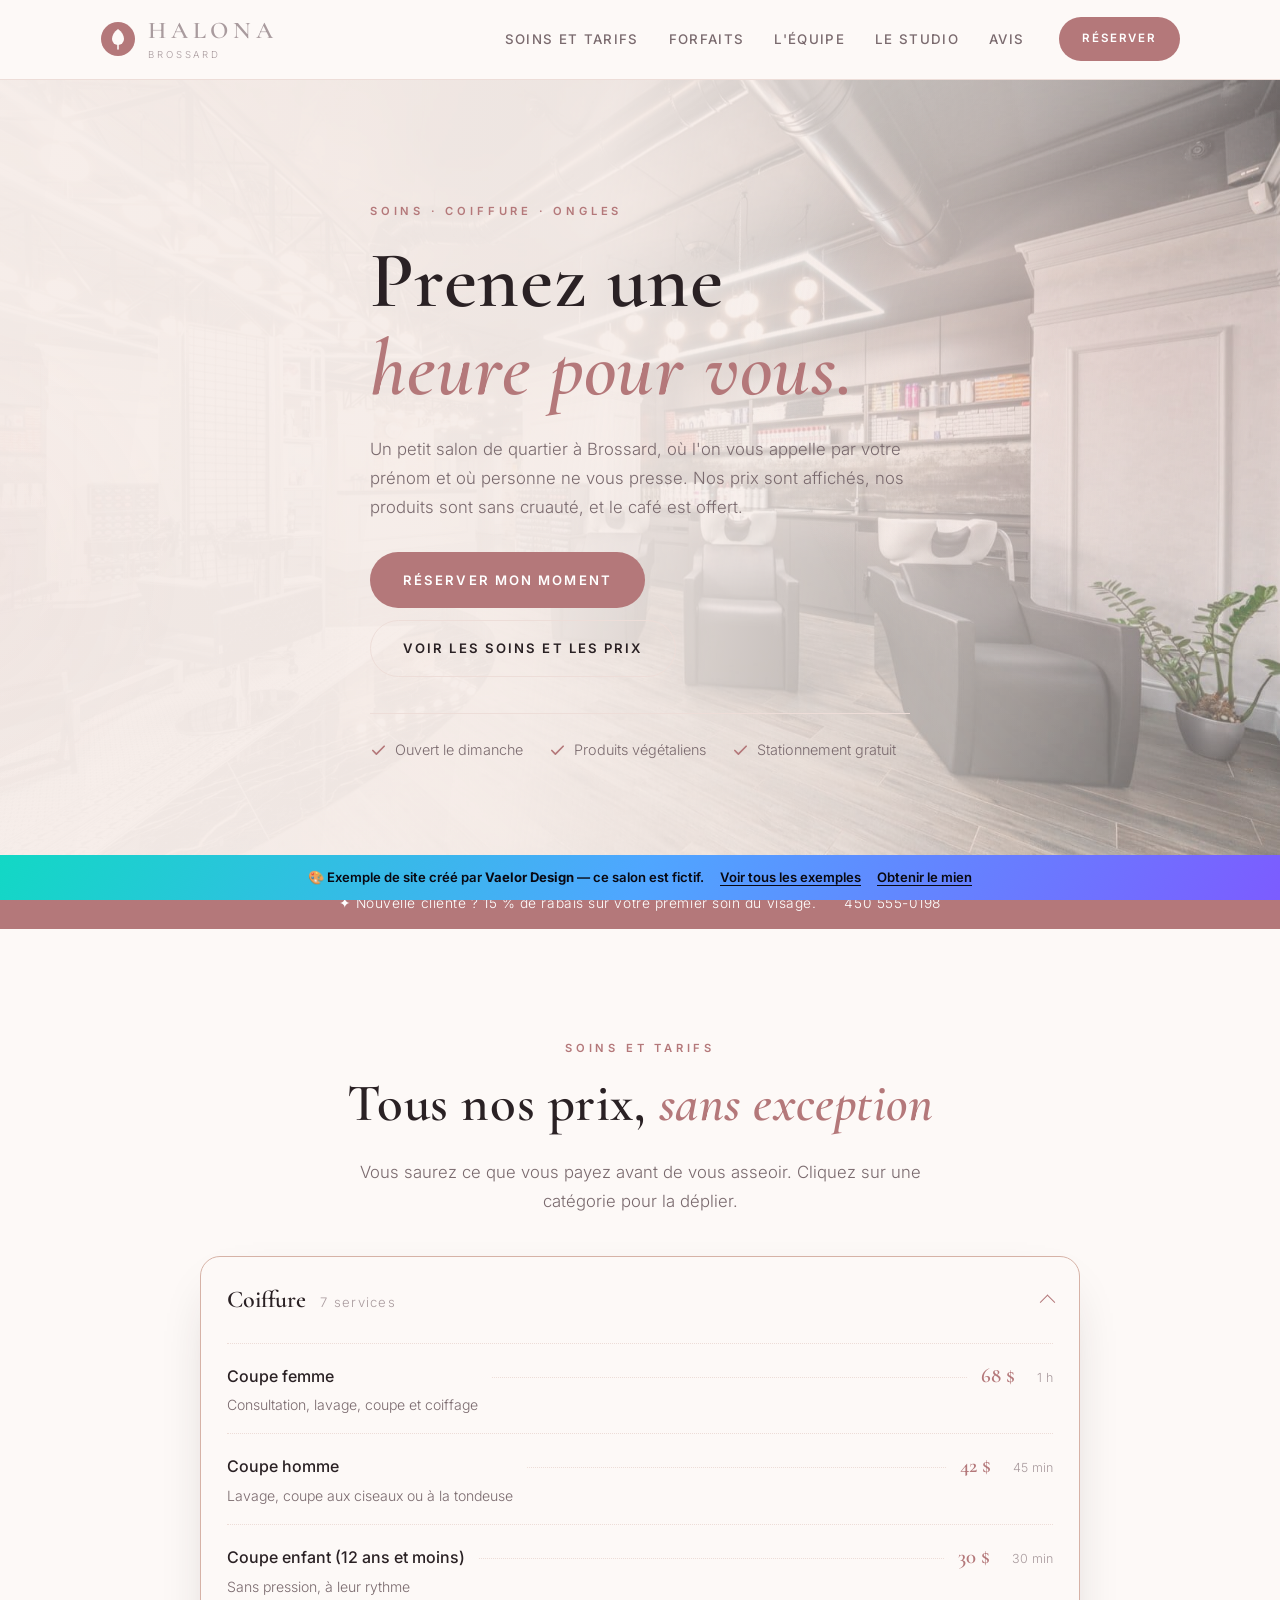
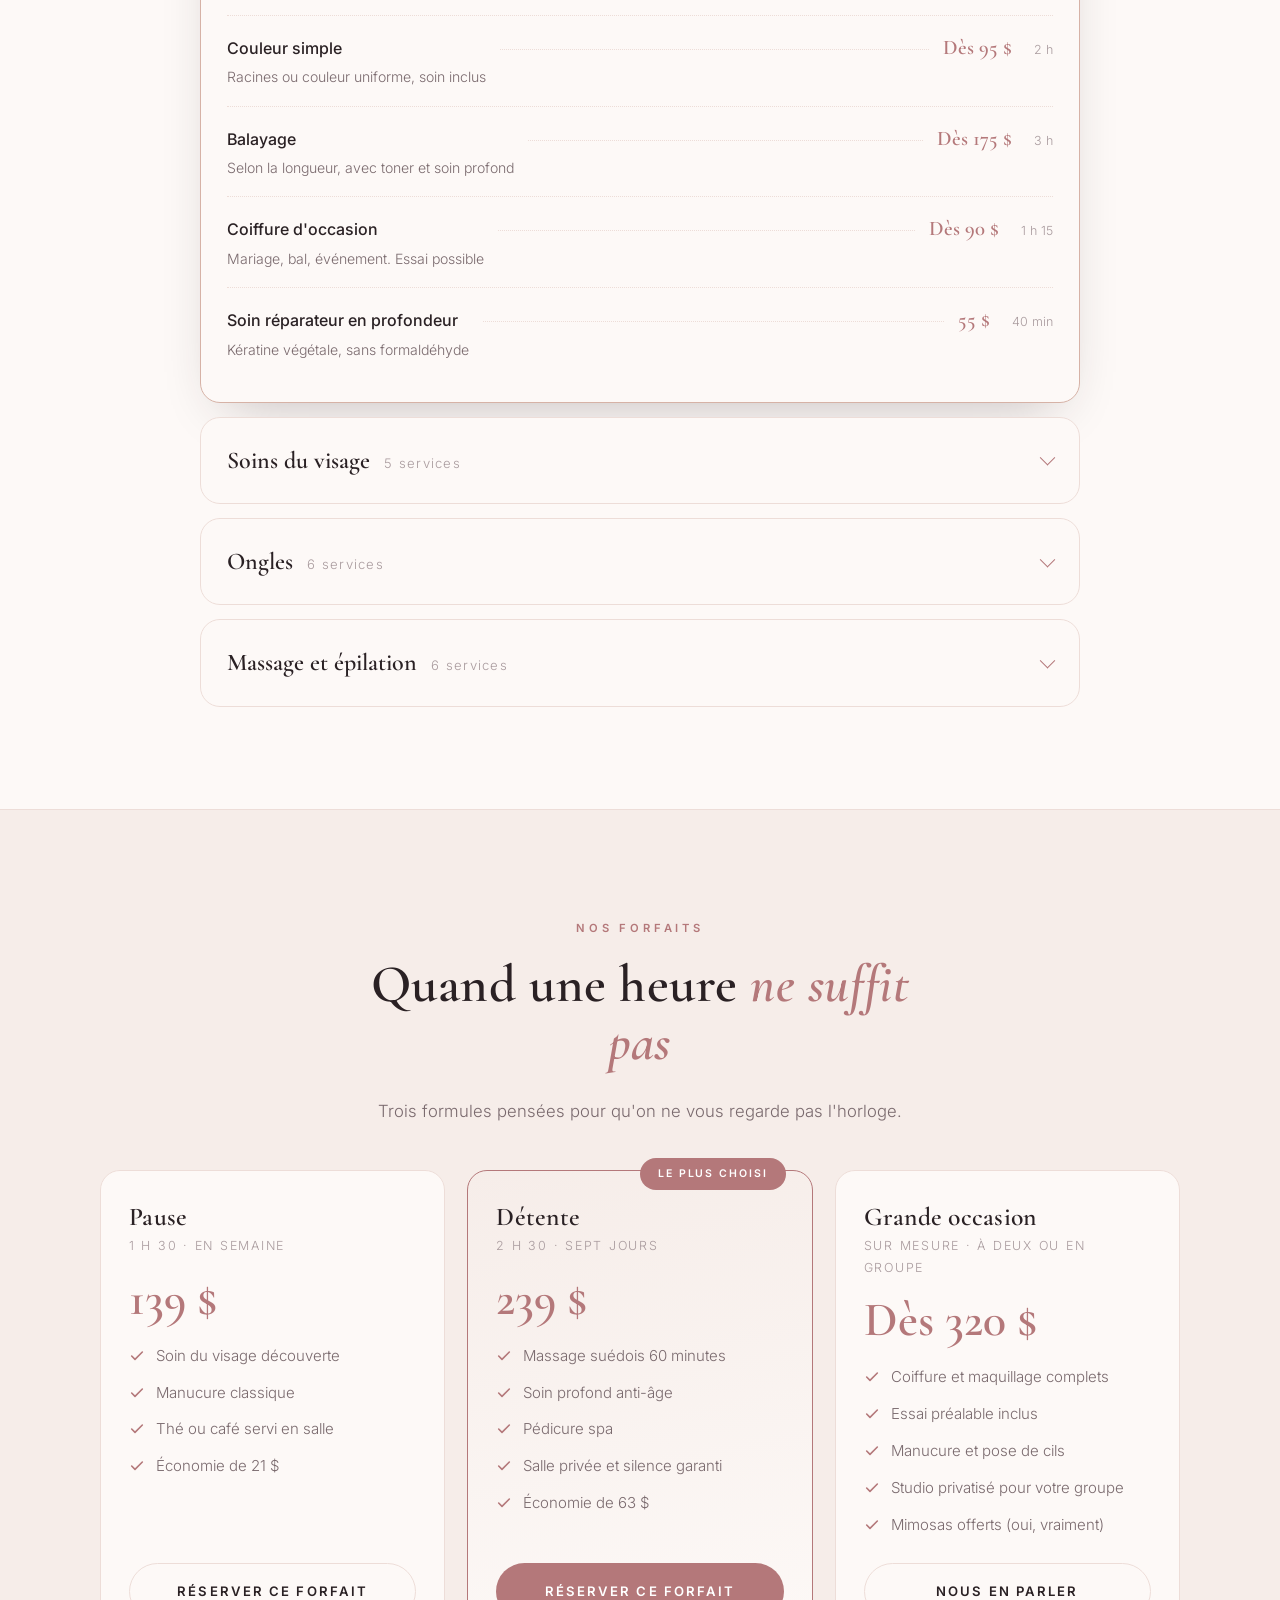
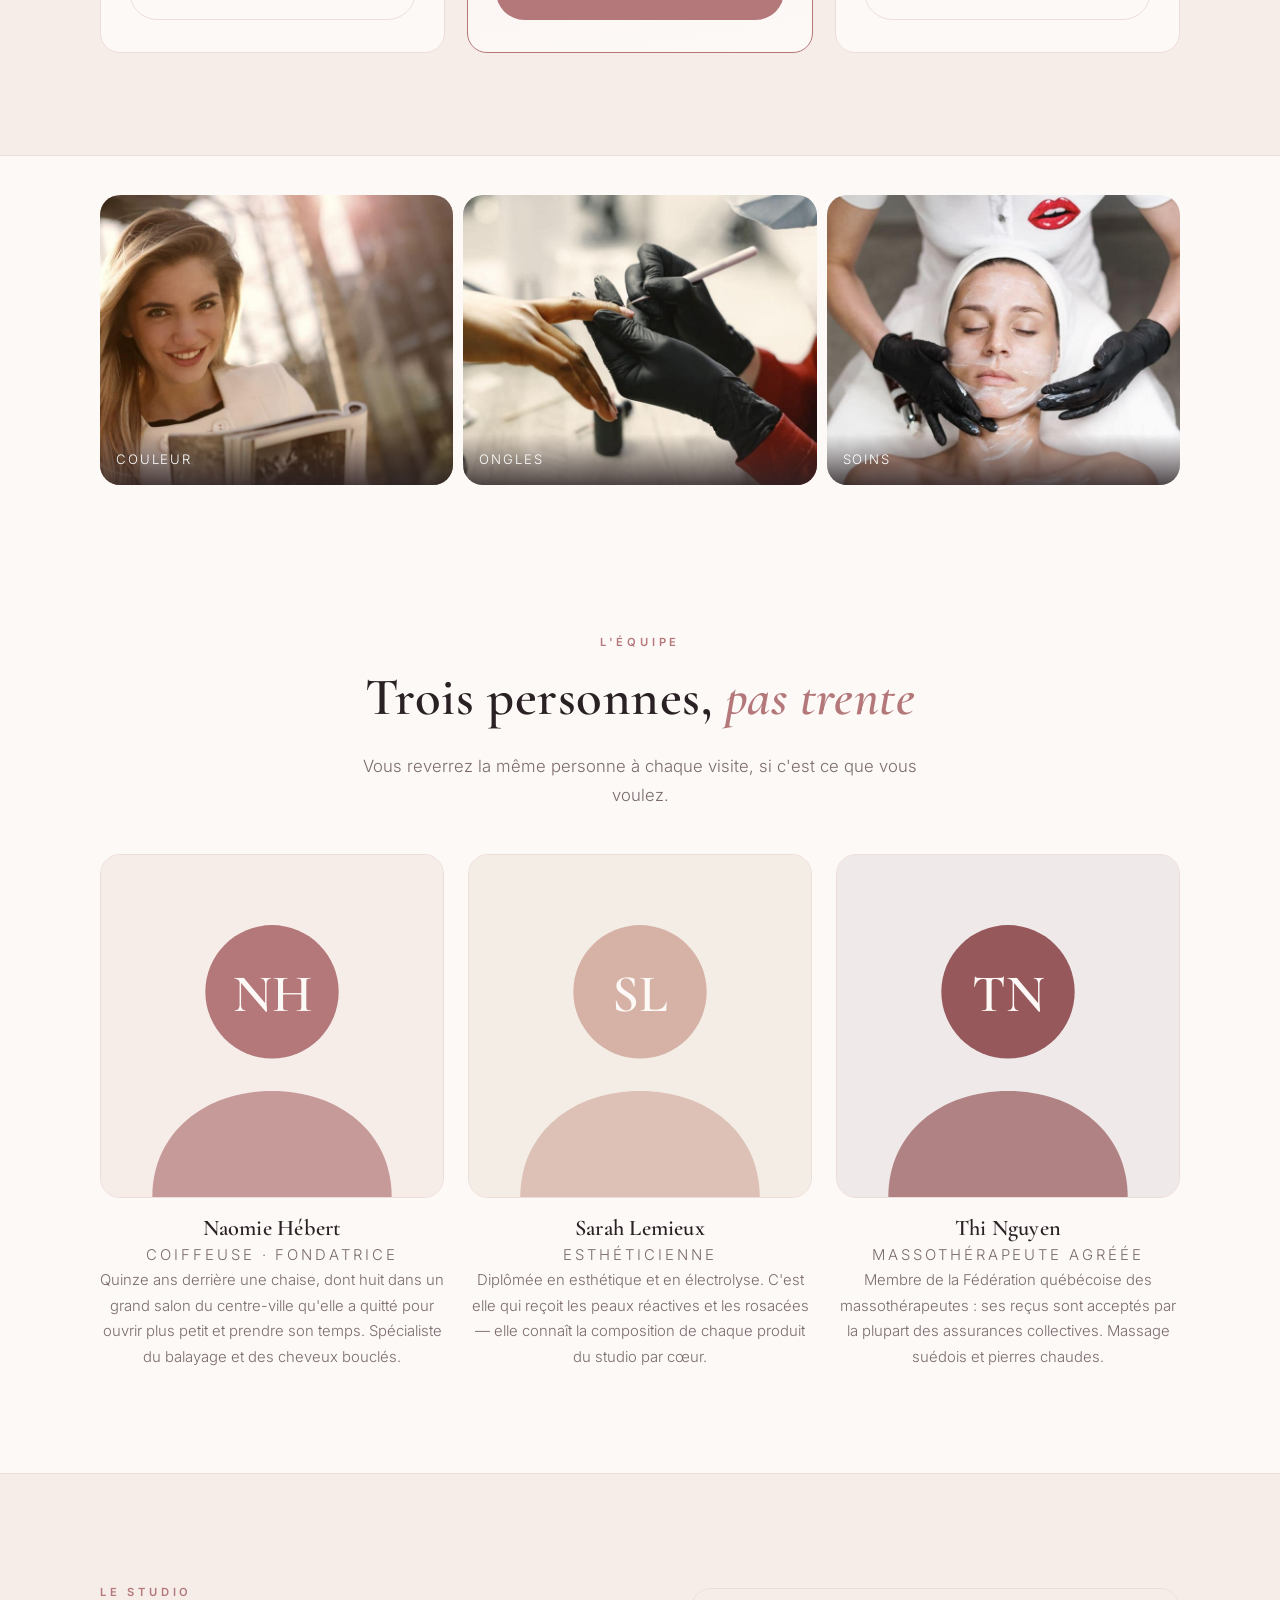
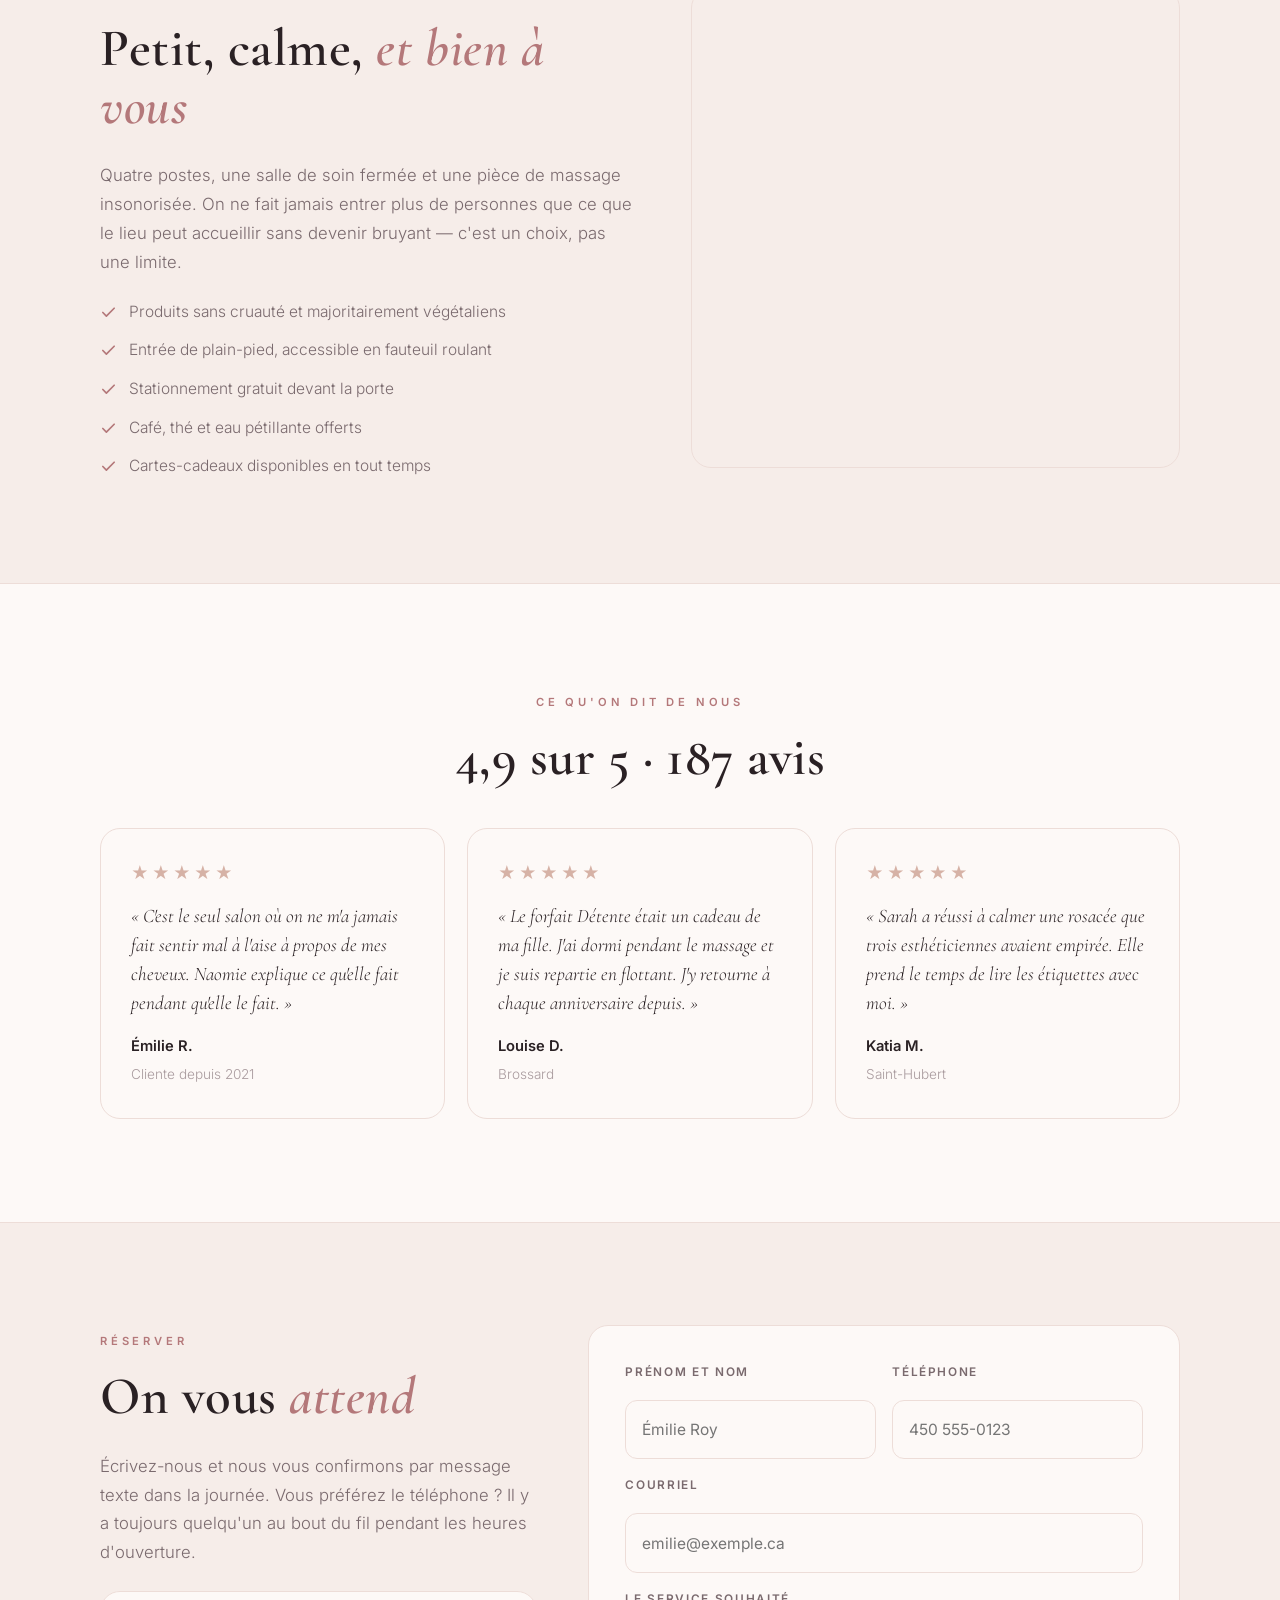
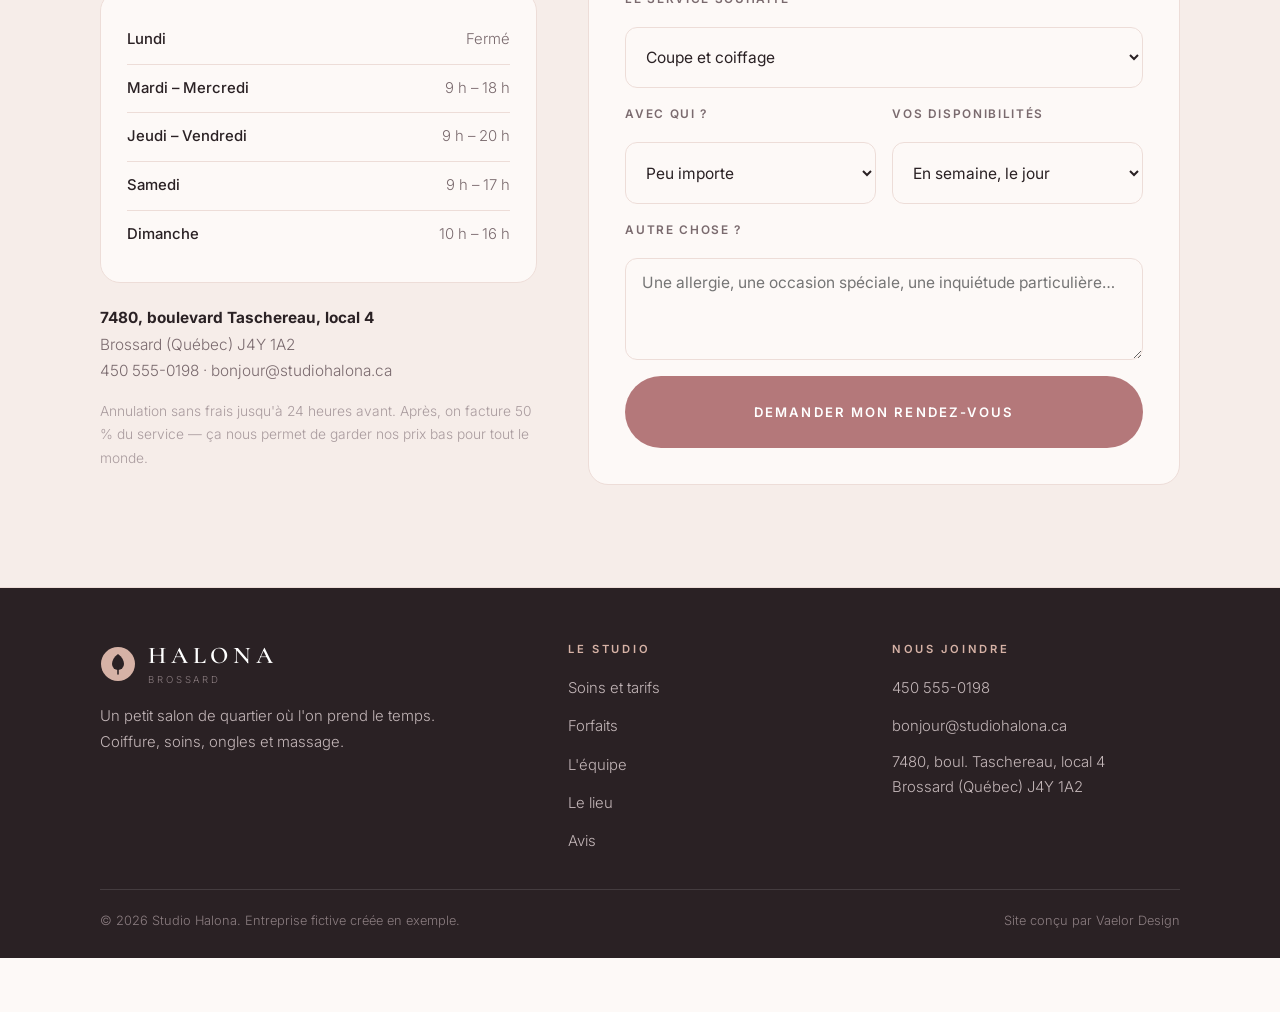
<file: demos/studio-halona/index.html>
<!DOCTYPE html>
<html lang="fr-CA">
<head>
<meta charset="utf-8">
<meta name="viewport" content="width=device-width, initial-scale=1">
<title>Studio Halona — Salon de beauté et soins à Brossard</title>
<meta name="description" content="Studio Halona à Brossard : coiffure, soins du visage, ongles et massage. Prix affichés, forfaits détente, réservation en ligne. 450 555-0198.">
<meta property="og:title" content="Studio Halona — Salon de beauté et soins à Brossard">
<meta property="og:description" content="Coiffure, soins du visage, ongles et massage. Prix affichés, forfaits détente, réservation en ligne.">
<meta property="og:type" content="website">
<meta property="og:locale" content="fr_CA">
<meta name="twitter:card" content="summary_large_image">
<meta name="theme-color" content="#B4787A">
<link rel="preload" as="image" href="images/heros.jpg" fetchpriority="high">
<link rel="preconnect" href="https://fonts.googleapis.com">
<link rel="preconnect" href="https://fonts.gstatic.com" crossorigin>
<link href="https://fonts.googleapis.com/css2?family=Cormorant+Garamond:ital,wght@0,500;0,600;1,500&family=Inter:wght@300;400;500;600&display=swap" rel="stylesheet">
<style>
/* ===== STUDIO HALONA — thème Nuance ==================================== */
:root{
  --rose:#B4787A; --rose-f:#96585A; --rose-p:#F6EDE9; --sable:#D6B2A6;
  --encre:#2A2124; --gris:#7A6A6E; --gris-c:#A99B9E; --bord:#EDDDD8;
  --creme:#FDF9F7; --creme2:#F6EDE9;
  --max:1160px; --pad:clamp(20px,5vw,40px); --r:99px; --r-c:20px;
  --t:'Cormorant Garamond',Georgia,serif; --c:'Inter',system-ui,sans-serif;
  --ombre:0 22px 54px -26px rgba(42,33,36,.32);
  --ease:cubic-bezier(.16,1,.3,1);
}
*,*::before,*::after{box-sizing:border-box}
html{scroll-behavior:smooth;scroll-padding-top:88px}
body{margin:0;background:var(--creme);color:var(--encre);font-family:var(--c);font-size:17px;line-height:1.72;font-weight:300;-webkit-font-smoothing:antialiased;overflow-x:hidden;padding-bottom:54px}
img,svg{max-width:100%;display:block}
h1,h2,h3{font-family:var(--t);font-weight:600;line-height:1.1;margin:0 0 .5em;letter-spacing:.01em}
h1{font-size:clamp(2.8rem,7vw,5rem)}
h2{font-size:clamp(2.1rem,4.4vw,3.3rem)}
h3{font-size:clamp(1.3rem,2vw,1.6rem)}
p{margin:0 0 1em}
a{color:inherit}
:focus-visible{outline:2px solid var(--rose);outline-offset:3px;border-radius:6px}
.env{width:100%;max-width:var(--max);margin-inline:auto;padding-inline:var(--pad)}
.sec{padding-block:clamp(64px,8vw,112px)}
.sur{display:inline-block;font-size:.7rem;font-weight:600;letter-spacing:.34em;text-transform:uppercase;color:var(--rose);margin-bottom:16px}
.plomb{color:var(--gris);font-size:1.05rem;max-width:60ch}
.centre{text-align:center;margin-inline:auto}
.ital{font-style:italic;color:var(--rose)}

.btn{display:inline-flex;align-items:center;justify-content:center;gap:10px;font-family:var(--c);font-size:.82rem;font-weight:600;letter-spacing:.16em;text-transform:uppercase;padding:16px 32px;border-radius:var(--r);border:1.5px solid transparent;text-decoration:none;cursor:pointer;transition:background .26s ease,border-color .26s ease,transform .3s var(--ease);white-space:nowrap}
.btn:active{transform:scale(.97);transition-duration:.12s}
@media(prefers-reduced-motion:reduce){.btn:active{transform:none}}
.btn--plein{background:var(--rose);color:#fff}
.btn--plein:hover{background:var(--rose-f);transform:translateY(-2px);box-shadow:0 14px 30px -14px rgba(180,120,122,.8)}
.btn--ligne{background:transparent;border-color:var(--bord);color:var(--encre)}
.btn--ligne:hover{border-color:var(--rose);color:var(--rose)}
.btn--mini{padding:11px 22px;font-size:.72rem}
/* Un bouton pleine largeur doit pouvoir passer à la ligne, sinon son libellé
   élargit toute la page sur téléphone. */
.form .btn,.forfait .btn{white-space:normal;text-align:center}
@media(max-width:430px){.btn{white-space:normal;text-align:center}}
body{overflow-wrap:break-word}

/* En-tête */
.ent{position:sticky;top:0;z-index:100;background:rgba(253,249,247,.94);backdrop-filter:blur(12px);border-bottom:1px solid var(--bord)}
.ent__g{display:flex;align-items:center;gap:22px;padding-block:15px}
.logo{display:flex;align-items:center;gap:12px;text-decoration:none;margin-right:auto}
.logo svg{width:36px;height:36px;flex:0 0 auto}
.logo b{display:block;font-family:var(--t);font-size:1.5rem;font-weight:600;letter-spacing:.2em;line-height:1;text-transform:uppercase}
.logo span{display:block;font-size:.6rem;color:var(--gris-c);letter-spacing:.3em;text-transform:uppercase;margin-top:4px}
.nav{display:flex;align-items:center;gap:4px}
.nav a{text-decoration:none;color:var(--gris);font-size:.83rem;font-weight:500;letter-spacing:.1em;text-transform:uppercase;padding:9px 13px;transition:.2s}
.nav a:hover{color:var(--rose)}
/* Le bouton du menu ne sert qu'au téléphone : sur ordinateur c'est .ent__cta
   qui joue ce rôle, sinon l'appel à l'action apparaît deux fois. */
.nav > .btn{display:none}
@media(max-width:1000px){.nav > .btn{display:inline-flex}}
.brg{display:none;width:44px;height:44px;border-radius:var(--r);background:var(--creme2);border:1px solid var(--bord);cursor:pointer;flex-direction:column;align-items:center;justify-content:center;gap:5px}
.brg span{width:18px;height:1.5px;background:var(--encre);transition:.25s}
.brg[aria-expanded=true] span:nth-child(1){transform:translateY(6.5px) rotate(45deg)}
.brg[aria-expanded=true] span:nth-child(2){opacity:0}
.brg[aria-expanded=true] span:nth-child(3){transform:translateY(-6.5px) rotate(-45deg)}
@media(max-width:1000px){
  .brg{display:flex}.ent__cta{display:none}
  .nav{position:absolute;inset:100% 12px auto 12px;flex-direction:column;align-items:stretch;background:var(--creme);border:1px solid var(--bord);border-radius:var(--r-c);padding:12px;box-shadow:var(--ombre);opacity:0;transform:translateY(-10px);pointer-events:none;transition:.22s}
  .nav.ouv{opacity:1;transform:none;pointer-events:auto}
  .nav a{padding:14px}.nav .btn{margin-top:8px}
}

/* Héros */
.hero{position:relative;overflow:hidden;background:var(--creme2)}
.hero__art{position:absolute;inset:0;z-index:0;overflow:hidden}
.hero__art img{width:100%;height:100%;object-fit:cover;object-position:center 40%}
.hero__voile{position:absolute;inset:0;z-index:1;background:linear-gradient(98deg,
  rgba(246,237,233,.98) 0%,rgba(246,237,233,.96) 44%,rgba(246,237,233,.70) 72%,rgba(246,237,233,.30) 100%)}
@media(max-width:880px){.hero__voile{background:linear-gradient(180deg,
  rgba(246,237,233,.95) 0%,rgba(246,237,233,.90) 58%,rgba(246,237,233,.74) 100%)}}
.photo-cadre{width:100%;height:clamp(300px,40vw,480px);object-fit:cover;display:block;border-radius:20px;border:1px solid var(--bord)}
/* Bande d'ambiance : trois vraies photos, sans nom ni prénom dessus. */
.ambiance{display:grid;grid-template-columns:repeat(3,1fr);gap:10px}
@media(max-width:760px){.ambiance{grid-template-columns:1fr 1fr}.ambiance figure:last-child{grid-column:span 2}}
.ambiance figure{margin:0;position:relative;overflow:hidden;border-radius:var(--r-c)}
.ambiance img{width:100%;height:clamp(190px,24vw,290px);object-fit:cover;display:block;
  transition:transform .7s cubic-bezier(.16,1,.3,1)}
.ambiance figure:hover img{transform:scale(1.06)}
.ambiance figcaption{position:absolute;inset:auto 0 0 0;padding:14px 16px;color:#fff;font-size:.82rem;
  letter-spacing:.14em;text-transform:uppercase;background:linear-gradient(0deg,rgba(42,33,36,.82),transparent)}
.hero__g{position:relative;z-index:2;padding-block:clamp(60px,9vw,126px);max-width:620px}
.hero h1{margin-bottom:22px}
.hero__act{display:flex;flex-wrap:wrap;gap:12px;margin-top:30px}
.hero__pts{display:flex;flex-wrap:wrap;gap:10px 26px;margin-top:36px;padding-top:24px;border-top:1px solid var(--bord);font-size:.9rem;color:var(--gris)}
.pt{display:flex;align-items:center;gap:8px}
.pt svg{width:17px;height:17px;color:var(--rose);flex:0 0 auto}

/* Bandeau */
.bd{background:var(--rose);color:#fff;padding-block:14px;font-size:.86rem;letter-spacing:.04em}
.bd .env{display:flex;flex-wrap:wrap;gap:6px 28px;align-items:center;justify-content:center;text-align:center}

/* Services accordéon */
.cats{display:grid;gap:14px;max-width:880px;margin-inline:auto}
.cat{border:1px solid var(--bord);border-radius:var(--r-c);background:var(--creme);overflow:hidden;transition:.25s}
.cat[open]{box-shadow:var(--ombre);border-color:var(--sable)}
.cat summary{cursor:pointer;list-style:none;padding:22px 60px 22px 26px;position:relative;display:flex;align-items:baseline;gap:14px;flex-wrap:wrap}
.cat summary::-webkit-details-marker{display:none}
.cat summary::after{content:'';position:absolute;right:26px;top:50%;width:11px;height:11px;border-right:1.5px solid var(--rose);border-bottom:1.5px solid var(--rose);transform:translateY(-70%) rotate(45deg);transition:.25s}
.cat[open] summary::after{transform:translateY(-30%) rotate(-135deg)}
.cat summary b{font-family:var(--t);font-size:1.5rem;font-weight:600}
.cat summary span{font-size:.82rem;color:var(--gris-c);letter-spacing:.1em}
.cat__c{padding:0 26px 24px}
.svc{display:flex;align-items:baseline;gap:14px;padding-block:14px;border-top:1px dotted var(--bord)}
.svc__n{flex:0 1 auto}
.svc__n b{display:block;font-weight:500;font-size:1rem;color:var(--encre)}
.svc__n span{font-size:.88rem;color:var(--gris)}
.svc__pt{flex:1;border-bottom:1px dotted var(--bord);transform:translateY(-4px);min-width:20px}
.svc__px{font-family:var(--t);font-size:1.3rem;font-weight:600;color:var(--rose);white-space:nowrap}
.svc__d{font-size:.78rem;color:var(--gris-c);white-space:nowrap;margin-left:8px}

/* Forfaits */
.forf{display:grid;grid-template-columns:repeat(3,1fr);gap:22px}
@media(max-width:900px){.forf{grid-template-columns:1fr;max-width:480px;margin-inline:auto}}
.forfait{background:var(--creme);border:1px solid var(--bord);border-radius:var(--r-c);padding:32px 28px;display:flex;flex-direction:column;transition:.25s;position:relative}
.forfait:hover{box-shadow:var(--ombre);transform:translateY(-5px)}
.forfait--vedette{border-color:var(--rose);background:linear-gradient(170deg,var(--rose-p),var(--creme))}
.forfait__rub{position:absolute;top:-13px;left:50%;transform:translateX(-50%);background:var(--rose);color:#fff;font-size:.66rem;font-weight:600;letter-spacing:.18em;text-transform:uppercase;padding:7px 18px;border-radius:var(--r);white-space:nowrap}
.forfait h3{margin-bottom:4px}
.forfait__d{font-size:.78rem;letter-spacing:.14em;text-transform:uppercase;color:var(--gris-c);margin-bottom:18px}
.forfait__px{font-family:var(--t);font-size:3rem;font-weight:600;color:var(--rose);line-height:1;margin-bottom:20px}
.forfait ul{list-style:none;margin:0 0 26px;padding:0;display:grid;gap:11px}
.forfait li{display:flex;gap:11px;align-items:flex-start;font-size:.94rem;color:var(--gris)}
.forfait li svg{width:16px;height:16px;color:var(--rose);flex:0 0 auto;margin-top:5px}
.forfait .btn{margin-top:auto;width:100%}

/* Équipe */
.eq{display:grid;grid-template-columns:repeat(3,1fr);gap:24px}
@media(max-width:900px){.eq{grid-template-columns:1fr}}
.pers{text-align:center}
.pers__ph{border-radius:var(--r-c);overflow:hidden;border:1px solid var(--bord);margin-bottom:18px;background:var(--creme2)}
.pers h3{margin-bottom:2px;font-size:1.4rem}
.pers__r{font-size:.74rem;letter-spacing:.2em;text-transform:uppercase;color:var(--rose);margin-bottom:10px}
.pers p{color:var(--gris);font-size:.93rem;margin:0}

/* Le lieu */
.lieu{display:grid;grid-template-columns:1.05fr .95fr;gap:clamp(28px,4vw,60px);align-items:center}
@media(max-width:880px){.lieu{grid-template-columns:1fr}}
.lieu ul{list-style:none;margin:22px 0 0;padding:0;display:grid;gap:12px}
.lieu li{display:flex;gap:12px;align-items:flex-start;color:var(--gris);font-size:.97rem}
.lieu li svg{width:17px;height:17px;color:var(--rose);flex:0 0 auto;margin-top:5px}

/* Avis */
.avis{display:grid;grid-template-columns:repeat(3,1fr);gap:22px}
@media(max-width:900px){.avis{grid-template-columns:1fr}}
.avis__c{background:var(--creme);border:1px solid var(--bord);border-radius:var(--r-c);padding:30px}
.avis__e{color:var(--sable);letter-spacing:3px;margin-bottom:14px}
.avis__c p{font-family:var(--t);font-size:1.2rem;font-style:italic;color:var(--encre);margin-bottom:16px;line-height:1.5}
.avis__c cite{font-style:normal;font-size:.85rem;color:var(--gris-c)}
.avis__c cite b{display:block;color:var(--encre);font-weight:600;font-family:var(--c);font-size:.92rem}

/* Réservation */
.resa{background:var(--creme2);border-block:1px solid var(--bord)}
.resa__g{display:grid;grid-template-columns:.85fr 1.15fr;gap:clamp(28px,4vw,56px)}
@media(max-width:900px){.resa__g{grid-template-columns:1fr}}
.heures{background:var(--creme);border:1px solid var(--bord);border-radius:var(--r-c);padding:24px 26px;margin-top:24px}
.heure{display:flex;justify-content:space-between;gap:16px;padding:11px 0;border-bottom:1px solid var(--bord);font-size:.93rem}
.heure:last-child{border-bottom:none}
.heure b{font-weight:500;color:var(--encre)}
.heure span{color:var(--gris)}
.form{background:var(--creme);border:1px solid var(--bord);border-radius:var(--r-c);padding:clamp(24px,3vw,36px);display:grid;gap:16px}
.duo{display:grid;grid-template-columns:1fr 1fr;gap:16px}
@media(max-width:560px){.duo{grid-template-columns:1fr}}
.ch{display:grid;gap:7px}
.ch label{font-size:.74rem;font-weight:600;letter-spacing:.14em;text-transform:uppercase;color:var(--gris)}
.ch input,.ch select,.ch textarea{font-family:var(--c);font-size:.97rem;font-weight:400;color:var(--encre);background:var(--creme);border:1px solid var(--bord);border-radius:12px;padding:14px 16px;width:100%}
.ch textarea{resize:vertical;min-height:92px}
.ch input:focus,.ch select:focus,.ch textarea:focus{outline:none;border-color:var(--rose)}
.retour{display:none;padding:14px 16px;border-radius:12px;background:var(--rose-p);border:1px solid var(--sable);color:var(--rose-f);font-size:.92rem}
.retour.on{display:block}

/* Pied */
.pied{background:var(--encre);color:#C3B6B8;padding-block:52px 26px}
.pied__g{display:grid;grid-template-columns:1.5fr 1fr 1fr;gap:36px;margin-bottom:34px}
@media(max-width:760px){.pied__g{grid-template-columns:1fr;gap:26px}}
.pied h4{font-size:.7rem;letter-spacing:.24em;text-transform:uppercase;color:var(--sable);margin:0 0 14px;font-weight:600}
.pied ul{list-style:none;margin:0;padding:0;display:grid;gap:9px}
.pied a{color:#C3B6B8;text-decoration:none;font-size:.93rem}
.pied a:hover{color:#fff}
.pied__bas{border-top:1px solid rgba(255,255,255,.12);padding-top:20px;display:flex;flex-wrap:wrap;gap:12px;justify-content:space-between;font-size:.8rem;color:#8B7D80}

.rev{opacity:0;transform:translateY(22px);transition:opacity .7s ease,transform .7s ease}
.rev.vu{opacity:1;transform:none}

.demo-bar{position:fixed;inset:auto 0 0 0;z-index:200;background:linear-gradient(120deg,#12D8C5,#4FA6FF,#7C5CFF);color:#080812;font-family:var(--c);font-size:.82rem;font-weight:600;padding:11px 18px;display:flex;flex-wrap:wrap;gap:6px 16px;align-items:center;justify-content:center;text-align:center}
.demo-bar a{color:#080812;text-decoration:underline;text-underline-offset:3px}
@media(max-width:600px){.demo-bar{font-size:.74rem;padding:9px 12px}}
</style>
</head>
<body>

<header class="ent" id="ent">
  <div class="env ent__g">
    <a class="logo" href="#">
      <svg viewBox="0 0 36 36" aria-hidden="true">
        <circle cx="18" cy="18" r="17" fill="#B4787A"/>
        <path d="M18 8c4 3 6 6.5 6 10a6 6 0 0 1-12 0c0-3.5 2-7 6-10Z" fill="#FDF9F7"/>
        <path d="M18 28v-9" stroke="#FDF9F7" stroke-width="1.6" stroke-linecap="round"/>
      </svg>
      <span><b>Halona</b><span>Brossard</span></span>
    </a>
    <button class="brg" id="brg" aria-label="Ouvrir le menu" aria-expanded="false" aria-controls="nav"><span></span><span></span><span></span></button>
    <nav class="nav" id="nav" aria-label="Navigation">
      <a href="#soins">Soins et tarifs</a>
      <a href="#forfaits">Forfaits</a>
      <a href="#equipe">L'équipe</a>
      <a href="#lieu">Le studio</a>
      <a href="#avis">Avis</a>
      <a class="btn btn--plein btn--mini" href="#reserver">Réserver</a>
    </nav>
    <a class="btn btn--plein btn--mini ent__cta" href="#reserver">Réserver</a>
  </div>
</header>

<main>

<!-- HÉROS -->
<section class="hero">
  <div class="hero__art" aria-hidden="true">
    <img class="v3-photo" src="images/heros.jpg" alt="" fetchpriority="high">
    <div class="hero__voile"></div>
    <div data-vfond='{"motif":"aurore","couleur":"#B4787A","couleur2":"#D6B2A6","opacite":0.34,"dessous":false}'></div>
  </div>
  <div class="env hero__g">
    <span class="sur">Soins · Coiffure · Ongles</span>
    <h1>Prenez une<br><span class="ital">heure pour vous.</span></h1>
    <p class="plomb">
      Un petit salon de quartier à Brossard, où l'on vous appelle par votre prénom et où personne
      ne vous presse. Nos prix sont affichés, nos produits sont sans cruauté, et le café est offert.
    </p>
    <div class="hero__act">
      <a class="btn btn--plein" href="#reserver">Réserver mon moment</a>
      <a class="btn btn--ligne" href="#soins">Voir les soins et les prix</a>
    </div>
    <div class="hero__pts">
      <span class="pt"><svg viewBox="0 0 24 24" fill="none" stroke="currentColor" stroke-width="2.4" stroke-linecap="round" stroke-linejoin="round"><path d="M20 6 9 17l-5-5"/></svg> Ouvert le dimanche</span>
      <span class="pt"><svg viewBox="0 0 24 24" fill="none" stroke="currentColor" stroke-width="2.4" stroke-linecap="round" stroke-linejoin="round"><path d="M20 6 9 17l-5-5"/></svg> Produits végétaliens</span>
      <span class="pt"><svg viewBox="0 0 24 24" fill="none" stroke="currentColor" stroke-width="2.4" stroke-linecap="round" stroke-linejoin="round"><path d="M20 6 9 17l-5-5"/></svg> Stationnement gratuit</span>
    </div>
  </div>
</section>

<div class="bd">
  <div class="env">
    <span>✦ Nouvelle cliente ? 15 % de rabais sur votre premier soin du visage.</span>
    <span>450 555-0198</span>
  </div>
</div>

<!-- SOINS -->
<section class="sec" id="soins">
  <div class="env">
    <div class="centre rev" style="max-width:640px;margin-bottom:40px">
      <span class="sur">Soins et tarifs</span>
      <h2>Tous nos prix, <span class="ital">sans exception</span></h2>
      <p class="plomb centre">
        Vous saurez ce que vous payez avant de vous asseoir. Cliquez sur une catégorie pour la
        déplier.
      </p>
    </div>

    <div class="cats rev">
      <details class="cat" open>
        <summary><b>Coiffure</b><span>7 services</span></summary>
        <div class="cat__c">
          <div class="svc"><span class="svc__n"><b>Coupe femme</b><span>Consultation, lavage, coupe et coiffage</span></span><span class="svc__pt"></span><span class="svc__px">68 $</span><span class="svc__d">1 h</span></div>
          <div class="svc"><span class="svc__n"><b>Coupe homme</b><span>Lavage, coupe aux ciseaux ou à la tondeuse</span></span><span class="svc__pt"></span><span class="svc__px">42 $</span><span class="svc__d">45 min</span></div>
          <div class="svc"><span class="svc__n"><b>Coupe enfant (12 ans et moins)</b><span>Sans pression, à leur rythme</span></span><span class="svc__pt"></span><span class="svc__px">30 $</span><span class="svc__d">30 min</span></div>
          <div class="svc"><span class="svc__n"><b>Couleur simple</b><span>Racines ou couleur uniforme, soin inclus</span></span><span class="svc__pt"></span><span class="svc__px">Dès 95 $</span><span class="svc__d">2 h</span></div>
          <div class="svc"><span class="svc__n"><b>Balayage</b><span>Selon la longueur, avec toner et soin profond</span></span><span class="svc__pt"></span><span class="svc__px">Dès 175 $</span><span class="svc__d">3 h</span></div>
          <div class="svc"><span class="svc__n"><b>Coiffure d'occasion</b><span>Mariage, bal, événement. Essai possible</span></span><span class="svc__pt"></span><span class="svc__px">Dès 90 $</span><span class="svc__d">1 h 15</span></div>
          <div class="svc"><span class="svc__n"><b>Soin réparateur en profondeur</b><span>Kératine végétale, sans formaldéhyde</span></span><span class="svc__pt"></span><span class="svc__px">55 $</span><span class="svc__d">40 min</span></div>
        </div>
      </details>

      <details class="cat">
        <summary><b>Soins du visage</b><span>5 services</span></summary>
        <div class="cat__c">
          <div class="svc"><span class="svc__n"><b>Soin découverte</b><span>Nettoyage, exfoliation, masque hydratant</span></span><span class="svc__pt"></span><span class="svc__px">85 $</span><span class="svc__d">50 min</span></div>
          <div class="svc"><span class="svc__n"><b>Soin profond anti-âge</b><span>Massage facial, sérum ciblé, masque à l'acide hyaluronique</span></span><span class="svc__pt"></span><span class="svc__px">135 $</span><span class="svc__d">1 h 15</span></div>
          <div class="svc"><span class="svc__n"><b>Microdermabrasion</b><span>Exfoliation mécanique, texture affinée</span></span><span class="svc__pt"></span><span class="svc__px">120 $</span><span class="svc__d">1 h</span></div>
          <div class="svc"><span class="svc__n"><b>Soin peau sensible ou rosacée</b><span>Produits sans parfum, protocole apaisant</span></span><span class="svc__pt"></span><span class="svc__px">98 $</span><span class="svc__d">1 h</span></div>
          <div class="svc"><span class="svc__n"><b>Soin express du midi</b><span>Nettoyage et hydratation, pour repartir travailler</span></span><span class="svc__pt"></span><span class="svc__px">55 $</span><span class="svc__d">30 min</span></div>
        </div>
      </details>

      <details class="cat">
        <summary><b>Ongles</b><span>6 services</span></summary>
        <div class="cat__c">
          <div class="svc"><span class="svc__n"><b>Manucure classique</b><span>Limage, cuticules, massage des mains, vernis</span></span><span class="svc__pt"></span><span class="svc__px">45 $</span><span class="svc__d">45 min</span></div>
          <div class="svc"><span class="svc__n"><b>Manucure vernis gel</b><span>Tenue de trois semaines sans écaillage</span></span><span class="svc__pt"></span><span class="svc__px">62 $</span><span class="svc__d">1 h</span></div>
          <div class="svc"><span class="svc__n"><b>Pose d'ongles</b><span>Gel ou acrylique, longueur au choix</span></span><span class="svc__pt"></span><span class="svc__px">Dès 85 $</span><span class="svc__d">1 h 30</span></div>
          <div class="svc"><span class="svc__n"><b>Remplissage</b><span>Aux trois ou quatre semaines</span></span><span class="svc__pt"></span><span class="svc__px">65 $</span><span class="svc__d">1 h</span></div>
          <div class="svc"><span class="svc__n"><b>Pédicure spa</b><span>Bain, exfoliation, massage, vernis. Fauteuil chauffant</span></span><span class="svc__pt"></span><span class="svc__px">72 $</span><span class="svc__d">1 h</span></div>
          <div class="svc"><span class="svc__n"><b>Retrait de gel ou d'acrylique</b><span>Gratuit si suivi d'un nouveau service</span></span><span class="svc__pt"></span><span class="svc__px">20 $</span><span class="svc__d">25 min</span></div>
        </div>
      </details>

      <details class="cat">
        <summary><b>Massage et épilation</b><span>6 services</span></summary>
        <div class="cat__c">
          <div class="svc"><span class="svc__n"><b>Massage suédois 60 minutes</b><span>Reçu d'assurance fourni</span></span><span class="svc__pt"></span><span class="svc__px">95 $</span><span class="svc__d">1 h</span></div>
          <div class="svc"><span class="svc__n"><b>Massage suédois 90 minutes</b><span>Pour les dos qui en ont vraiment besoin</span></span><span class="svc__pt"></span><span class="svc__px">135 $</span><span class="svc__d">1 h 30</span></div>
          <div class="svc"><span class="svc__n"><b>Massage aux pierres chaudes</b><span>Notre soin le plus demandé l'hiver</span></span><span class="svc__pt"></span><span class="svc__px">125 $</span><span class="svc__d">1 h 15</span></div>
          <div class="svc"><span class="svc__n"><b>Épilation sourcils</b><span>À la cire ou à la pince, selon votre peau</span></span><span class="svc__pt"></span><span class="svc__px">24 $</span><span class="svc__d">20 min</span></div>
          <div class="svc"><span class="svc__n"><b>Épilation demi-jambes</b><span>Cire tiède, application en bandes</span></span><span class="svc__pt"></span><span class="svc__px">45 $</span><span class="svc__d">30 min</span></div>
          <div class="svc"><span class="svc__n"><b>Pose de cils</b><span>Volume russe ou classique, retouche à trois semaines</span></span><span class="svc__pt"></span><span class="svc__px">Dès 140 $</span><span class="svc__d">1 h 45</span></div>
        </div>
      </details>
    </div>
  </div>
</section>

<!-- FORFAITS -->
<section class="sec" id="forfaits" style="background:var(--creme2);border-block:1px solid var(--bord)">
  <div class="env">
    <div class="centre rev" style="max-width:600px;margin-bottom:44px">
      <span class="sur">Nos forfaits</span>
      <h2>Quand une heure <span class="ital">ne suffit pas</span></h2>
      <p class="plomb centre">Trois formules pensées pour qu'on ne vous regarde pas l'horloge.</p>
    </div>

    <div class="forf">
      <article class="forfait rev">
        <h3>Pause</h3>
        <p class="forfait__d">1 h 30 · en semaine</p>
        <div class="forfait__px">139 $</div>
        <ul>
          <li><svg viewBox="0 0 24 24" fill="none" stroke="currentColor" stroke-width="2.4" stroke-linecap="round" stroke-linejoin="round"><path d="M20 6 9 17l-5-5"/></svg> Soin du visage découverte</li>
          <li><svg viewBox="0 0 24 24" fill="none" stroke="currentColor" stroke-width="2.4" stroke-linecap="round" stroke-linejoin="round"><path d="M20 6 9 17l-5-5"/></svg> Manucure classique</li>
          <li><svg viewBox="0 0 24 24" fill="none" stroke="currentColor" stroke-width="2.4" stroke-linecap="round" stroke-linejoin="round"><path d="M20 6 9 17l-5-5"/></svg> Thé ou café servi en salle</li>
          <li><svg viewBox="0 0 24 24" fill="none" stroke="currentColor" stroke-width="2.4" stroke-linecap="round" stroke-linejoin="round"><path d="M20 6 9 17l-5-5"/></svg> Économie de 21 $</li>
        </ul>
        <a class="btn btn--ligne" href="#reserver" data-forfait="Pause">Réserver ce forfait</a>
      </article>

      <article class="forfait forfait--vedette rev">
        <span class="forfait__rub">Le plus choisi</span>
        <h3>Détente</h3>
        <p class="forfait__d">2 h 30 · sept jours</p>
        <div class="forfait__px">239 $</div>
        <ul>
          <li><svg viewBox="0 0 24 24" fill="none" stroke="currentColor" stroke-width="2.4" stroke-linecap="round" stroke-linejoin="round"><path d="M20 6 9 17l-5-5"/></svg> Massage suédois 60 minutes</li>
          <li><svg viewBox="0 0 24 24" fill="none" stroke="currentColor" stroke-width="2.4" stroke-linecap="round" stroke-linejoin="round"><path d="M20 6 9 17l-5-5"/></svg> Soin profond anti-âge</li>
          <li><svg viewBox="0 0 24 24" fill="none" stroke="currentColor" stroke-width="2.4" stroke-linecap="round" stroke-linejoin="round"><path d="M20 6 9 17l-5-5"/></svg> Pédicure spa</li>
          <li><svg viewBox="0 0 24 24" fill="none" stroke="currentColor" stroke-width="2.4" stroke-linecap="round" stroke-linejoin="round"><path d="M20 6 9 17l-5-5"/></svg> Salle privée et silence garanti</li>
          <li><svg viewBox="0 0 24 24" fill="none" stroke="currentColor" stroke-width="2.4" stroke-linecap="round" stroke-linejoin="round"><path d="M20 6 9 17l-5-5"/></svg> Économie de 63 $</li>
        </ul>
        <a class="btn btn--plein" href="#reserver" data-forfait="Détente">Réserver ce forfait</a>
      </article>

      <article class="forfait rev">
        <h3>Grande occasion</h3>
        <p class="forfait__d">Sur mesure · à deux ou en groupe</p>
        <div class="forfait__px">Dès 320 $</div>
        <ul>
          <li><svg viewBox="0 0 24 24" fill="none" stroke="currentColor" stroke-width="2.4" stroke-linecap="round" stroke-linejoin="round"><path d="M20 6 9 17l-5-5"/></svg> Coiffure et maquillage complets</li>
          <li><svg viewBox="0 0 24 24" fill="none" stroke="currentColor" stroke-width="2.4" stroke-linecap="round" stroke-linejoin="round"><path d="M20 6 9 17l-5-5"/></svg> Essai préalable inclus</li>
          <li><svg viewBox="0 0 24 24" fill="none" stroke="currentColor" stroke-width="2.4" stroke-linecap="round" stroke-linejoin="round"><path d="M20 6 9 17l-5-5"/></svg> Manucure et pose de cils</li>
          <li><svg viewBox="0 0 24 24" fill="none" stroke="currentColor" stroke-width="2.4" stroke-linecap="round" stroke-linejoin="round"><path d="M20 6 9 17l-5-5"/></svg> Studio privatisé pour votre groupe</li>
          <li><svg viewBox="0 0 24 24" fill="none" stroke="currentColor" stroke-width="2.4" stroke-linecap="round" stroke-linejoin="round"><path d="M20 6 9 17l-5-5"/></svg> Mimosas offerts (oui, vraiment)</li>
        </ul>
        <a class="btn btn--ligne" href="#reserver" data-forfait="Grande occasion">Nous en parler</a>
      </article>
    </div>
  </div>
</section>

<!-- ÉQUIPE -->
<div class="sec" style="padding-block:clamp(20px,3vw,40px)">
  <div class="env">
    <div class="ambiance rev">
      <figure><img src="images/g-cheveux.jpg" alt="Un balayage terminé, lumière naturelle" loading="lazy"><figcaption>Couleur</figcaption></figure>
      <figure><img src="images/g-ongles.jpg" alt="Pose de vernis en cours" loading="lazy"><figcaption>Ongles</figcaption></figure>
      <figure><img src="images/g-soin.jpg" alt="Soin du visage en cabine" loading="lazy"><figcaption>Soins</figcaption></figure>
    </div>
  </div>
</div>

<section class="sec" id="equipe">
  <div class="env">
    <div class="centre rev" style="max-width:600px;margin-bottom:44px">
      <span class="sur">L'équipe</span>
      <h2>Trois personnes, <span class="ital">pas trente</span></h2>
      <p class="plomb centre">Vous reverrez la même personne à chaque visite, si c'est ce que vous voulez.</p>
    </div>

    <div class="eq">
      <article class="pers rev">
        <div class="pers__ph">
          <svg viewBox="0 0 400 400" aria-hidden="true"><rect width="400" height="400" fill="#F6EDE9"/>
            <circle cx="200" cy="160" r="78" fill="#B4787A"/>
            <path d="M60 400c0-76 62-124 140-124s140 48 140 124Z" fill="#B4787A" opacity=".7"/>
            <text x="200" y="182" text-anchor="middle" font-family="Cormorant Garamond,serif" font-size="62" font-weight="600" fill="#FDF9F7">NH</text>
          </svg>
        </div>
        <h3>Naomie Hébert</h3>
        <p class="pers__r">Coiffeuse · fondatrice</p>
        <p>Quinze ans derrière une chaise, dont huit dans un grand salon du centre-ville qu'elle a quitté pour ouvrir plus petit et prendre son temps. Spécialiste du balayage et des cheveux bouclés.</p>
      </article>

      <article class="pers rev">
        <div class="pers__ph">
          <svg viewBox="0 0 400 400" aria-hidden="true"><rect width="400" height="400" fill="#F4EDE6"/>
            <circle cx="200" cy="160" r="78" fill="#D6B2A6"/>
            <path d="M60 400c0-76 62-124 140-124s140 48 140 124Z" fill="#D6B2A6" opacity=".75"/>
            <text x="200" y="182" text-anchor="middle" font-family="Cormorant Garamond,serif" font-size="62" font-weight="600" fill="#FDF9F7">SL</text>
          </svg>
        </div>
        <h3>Sarah Lemieux</h3>
        <p class="pers__r">Esthéticienne</p>
        <p>Diplômée en esthétique et en électrolyse. C'est elle qui reçoit les peaux réactives et les rosacées — elle connaît la composition de chaque produit du studio par cœur.</p>
      </article>

      <article class="pers rev">
        <div class="pers__ph">
          <svg viewBox="0 0 400 400" aria-hidden="true"><rect width="400" height="400" fill="#EFE9E9"/>
            <circle cx="200" cy="160" r="78" fill="#96585A"/>
            <path d="M60 400c0-76 62-124 140-124s140 48 140 124Z" fill="#96585A" opacity=".7"/>
            <text x="200" y="182" text-anchor="middle" font-family="Cormorant Garamond,serif" font-size="62" font-weight="600" fill="#FDF9F7">TN</text>
          </svg>
        </div>
        <h3>Thi Nguyen</h3>
        <p class="pers__r">Massothérapeute agréée</p>
        <p>Membre de la Fédération québécoise des massothérapeutes : ses reçus sont acceptés par la plupart des assurances collectives. Massage suédois et pierres chaudes.</p>
      </article>
    </div>
  </div>
</section>

<!-- LE LIEU -->
<section class="sec" id="lieu" style="background:var(--creme2);border-block:1px solid var(--bord)">
  <div class="env lieu">
    <div class="rev">
      <span class="sur">Le studio</span>
      <h2>Petit, calme, <span class="ital">et bien à vous</span></h2>
      <p class="plomb">
        Quatre postes, une salle de soin fermée et une pièce de massage insonorisée. On ne fait
        jamais entrer plus de personnes que ce que le lieu peut accueillir sans devenir bruyant —
        c'est un choix, pas une limite.
      </p>
      <ul>
        <li><svg viewBox="0 0 24 24" fill="none" stroke="currentColor" stroke-width="2.4" stroke-linecap="round" stroke-linejoin="round"><path d="M20 6 9 17l-5-5"/></svg> Produits sans cruauté et majoritairement végétaliens</li>
        <li><svg viewBox="0 0 24 24" fill="none" stroke="currentColor" stroke-width="2.4" stroke-linecap="round" stroke-linejoin="round"><path d="M20 6 9 17l-5-5"/></svg> Entrée de plain-pied, accessible en fauteuil roulant</li>
        <li><svg viewBox="0 0 24 24" fill="none" stroke="currentColor" stroke-width="2.4" stroke-linecap="round" stroke-linejoin="round"><path d="M20 6 9 17l-5-5"/></svg> Stationnement gratuit devant la porte</li>
        <li><svg viewBox="0 0 24 24" fill="none" stroke="currentColor" stroke-width="2.4" stroke-linecap="round" stroke-linejoin="round"><path d="M20 6 9 17l-5-5"/></svg> Café, thé et eau pétillante offerts</li>
        <li><svg viewBox="0 0 24 24" fill="none" stroke="currentColor" stroke-width="2.4" stroke-linecap="round" stroke-linejoin="round"><path d="M20 6 9 17l-5-5"/></svg> Cartes-cadeaux disponibles en tout temps</li>
      </ul>
    </div>
    <img class="v3-ouvre photo-cadre" src="images/coupe.jpg" alt="Une coupe en cours dans la salle du studio" loading="lazy">
  </div>
</section>

<!-- AVIS -->
<section class="sec" id="avis">
  <div class="env">
    <div class="centre rev" style="max-width:560px;margin-bottom:42px">
      <span class="sur">Ce qu'on dit de nous</span>
      <h2>4,9 sur 5 · 187 avis</h2>
    </div>
    <div class="avis">
      <article class="avis__c rev">
        <div class="avis__e">★★★★★</div>
        <p>« C'est le seul salon où on ne m'a jamais fait sentir mal à l'aise à propos de mes cheveux. Naomie explique ce qu'elle fait pendant qu'elle le fait. »</p>
        <cite><b>Émilie R.</b>Cliente depuis 2021</cite>
      </article>
      <article class="avis__c rev">
        <div class="avis__e">★★★★★</div>
        <p>« Le forfait Détente était un cadeau de ma fille. J'ai dormi pendant le massage et je suis repartie en flottant. J'y retourne à chaque anniversaire depuis. »</p>
        <cite><b>Louise D.</b>Brossard</cite>
      </article>
      <article class="avis__c rev">
        <div class="avis__e">★★★★★</div>
        <p>« Sarah a réussi à calmer une rosacée que trois esthéticiennes avaient empirée. Elle prend le temps de lire les étiquettes avec moi. »</p>
        <cite><b>Katia M.</b>Saint-Hubert</cite>
      </article>
    </div>
  </div>
</section>

<!-- RÉSERVATION -->
<section class="sec resa" id="reserver">
  <div class="env resa__g">
    <div class="rev">
      <span class="sur">Réserver</span>
      <h2>On vous <span class="ital">attend</span></h2>
      <p class="plomb">
        Écrivez-nous et nous vous confirmons par message texte dans la journée. Vous préférez le
        téléphone ? Il y a toujours quelqu'un au bout du fil pendant les heures d'ouverture.
      </p>

      <div class="heures">
        <div class="heure"><b>Lundi</b><span>Fermé</span></div>
        <div class="heure"><b>Mardi – Mercredi</b><span>9 h – 18 h</span></div>
        <div class="heure"><b>Jeudi – Vendredi</b><span>9 h – 20 h</span></div>
        <div class="heure"><b>Samedi</b><span>9 h – 17 h</span></div>
        <div class="heure"><b>Dimanche</b><span>10 h – 16 h</span></div>
      </div>

      <p class="plomb" style="margin-top:22px;font-size:.96rem">
        <strong style="color:var(--encre)">7480, boulevard Taschereau, local 4</strong><br>
        Brossard (Québec)  J4Y 1A2<br>
        450 555-0198 · bonjour@studiohalona.ca
      </p>
      <p style="font-size:.86rem;color:var(--gris-c)">
        Annulation sans frais jusqu'à 24 heures avant. Après, on facture 50 % du service — ça nous
        permet de garder nos prix bas pour tout le monde.
      </p>
    </div>

    <form class="form rev" id="form-resa" novalidate>
      <div class="duo">
        <div class="ch"><label for="h-nom">Prénom et nom</label><input id="h-nom" type="text" placeholder="Émilie Roy" required></div>
        <div class="ch"><label for="h-tel">Téléphone</label><input id="h-tel" type="tel" placeholder="450 555-0123" required></div>
      </div>
      <div class="ch"><label for="h-courriel">Courriel</label><input id="h-courriel" type="email" placeholder="emilie@exemple.ca"></div>
      <div class="ch"><label for="h-svc">Le service souhaité</label>
        <select id="h-svc">
          <option>Coupe et coiffage</option><option>Couleur ou balayage</option>
          <option>Soin du visage</option><option>Manucure ou pédicure</option>
          <option>Massage</option><option>Épilation ou pose de cils</option>
          <option>Forfait Pause</option><option>Forfait Détente</option><option>Forfait Grande occasion</option>
          <option>Je ne sais pas — conseillez-moi</option>
        </select>
      </div>
      <div class="duo">
        <div class="ch"><label for="h-pers">Avec qui ?</label>
          <select id="h-pers"><option>Peu importe</option><option>Naomie (coiffure)</option><option>Sarah (esthétique)</option><option>Thi (massage)</option></select>
        </div>
        <div class="ch"><label for="h-quand">Vos disponibilités</label>
          <select id="h-quand"><option>En semaine, le jour</option><option>En semaine, en soirée</option><option>La fin de semaine</option><option>Je suis flexible</option></select>
        </div>
      </div>
      <div class="ch"><label for="h-msg">Autre chose ?</label><textarea id="h-msg" placeholder="Une allergie, une occasion spéciale, une inquiétude particulière…"></textarea></div>
      <button class="btn btn--plein" type="submit" style="width:100%">Demander mon rendez-vous</button>
      <p class="retour" id="h-retour" role="status"></p>
    </form>
  </div>
</section>

</main>

<footer class="pied">
  <div class="env">
    <div class="pied__g">
      <div>
        <a class="logo" href="#" style="margin-bottom:16px">
          <svg viewBox="0 0 36 36" aria-hidden="true">
            <circle cx="18" cy="18" r="17" fill="#D6B2A6"/>
            <path d="M18 8c4 3 6 6.5 6 10a6 6 0 0 1-12 0c0-3.5 2-7 6-10Z" fill="#2A2124"/>
            <path d="M18 28v-9" stroke="#2A2124" stroke-width="1.6" stroke-linecap="round"/>
          </svg>
          <span><b style="color:#fff">Halona</b><span style="color:#8B7D80">Brossard</span></span>
        </a>
        <p style="font-size:.93rem;max-width:38ch;color:#C3B6B8">
          Un petit salon de quartier où l'on prend le temps. Coiffure, soins, ongles et massage.
        </p>
      </div>
      <div>
        <h4>Le studio</h4>
        <ul>
          <li><a href="#soins">Soins et tarifs</a></li><li><a href="#forfaits">Forfaits</a></li>
          <li><a href="#equipe">L'équipe</a></li><li><a href="#lieu">Le lieu</a></li>
          <li><a href="#avis">Avis</a></li>
        </ul>
      </div>
      <div>
        <h4>Nous joindre</h4>
        <ul>
          <li><a href="tel:+14505550198">450 555-0198</a></li>
          <li><a href="mailto:bonjour@studiohalona.ca">bonjour@studiohalona.ca</a></li>
          <li style="font-size:.93rem;color:#C3B6B8">7480, boul. Taschereau, local 4<br>Brossard (Québec) J4Y 1A2</li>
        </ul>
      </div>
    </div>
    <div class="pied__bas">
      <span>© 2026 Studio Halona. Entreprise fictive créée en exemple.</span>
      <span>Site conçu par Vaelor Design</span>
    </div>
  </div>
</footer>

<div class="demo-bar">
  <span>🎨 Exemple de site créé par <strong>Vaelor Design</strong> — ce salon est fictif.</span>
  <a href="../../index.html">Voir tous les exemples</a>
  <a href="../../index.html#contact">Obtenir le mien</a>
</div>

<script>
(function(){
  'use strict';
  var $=function(s,c){return (c||document).querySelector(s);};
  var $$=function(s,c){return [].slice.call((c||document).querySelectorAll(s));};

  var brg=$('#brg'),nav=$('#nav');
  brg.addEventListener('click',function(){
    var o=nav.classList.toggle('ouv');
    brg.setAttribute('aria-expanded',o?'true':'false');
  });
  $$('a',nav).forEach(function(a){a.addEventListener('click',function(){nav.classList.remove('ouv');brg.setAttribute('aria-expanded','false');});});

  // Les boutons de forfait pré-remplissent le formulaire
  $$('[data-forfait]').forEach(function(a){
    a.addEventListener('click',function(){
      var sel=$('#h-svc'); if(!sel) return;
      var cible='Forfait '+a.dataset.forfait;
      $$('option',sel).forEach(function(o){ if(o.textContent===cible){ sel.value=o.value||o.textContent; } });
    });
  });

  var els=$$('.rev');
  if('IntersectionObserver' in window){
    var io=new IntersectionObserver(function(es){es.forEach(function(e){if(e.isIntersecting){e.target.classList.add('vu');io.unobserve(e.target);}});},{threshold:.08,rootMargin:'0px 0px -40px 0px'});
    els.forEach(function(e){io.observe(e);});
    setTimeout(function(){ if(!$('.rev.vu')){ els.forEach(function(e){e.classList.add('vu');}); } },2500);
  } else { els.forEach(function(e){e.classList.add('vu');}); }

  var f=$('#form-resa'),r=$('#h-retour');
  f.addEventListener('submit',function(e){
    e.preventDefault();
    var nom=$('#h-nom').value.trim(), tel=$('#h-tel').value.trim();
    if(!nom||!tel){ r.textContent='Il nous faut votre nom et un numéro pour confirmer.'; r.classList.add('on'); return; }
    r.textContent='Merci '+nom+' ! Nous vous confirmons par texto au '+tel+' aujourd’hui même, avec les heures libres pour « '+$('#h-svc').value+' ». (Démonstration : aucun message n’a réellement été envoyé.)';
    r.classList.add('on');
    f.reset();
  });
})();
</script>
<!-- ===== Vaelor · animations niveau 2 — CSS pur + JS léger, reproductible dans Elementor ===== -->
<style>
@media (prefers-reduced-motion: no-preference){
  @keyframes v2rise{from{opacity:0;transform:translateY(16px)}to{opacity:1;transform:none}}
  .btn{position:relative;overflow:hidden}
  .btn::after{content:'';position:absolute;top:0;bottom:0;left:-70%;width:45%;transform:skewX(-18deg);
    background:linear-gradient(90deg,transparent,rgba(255,255,255,.34),transparent);
    transition:left .55s ease;pointer-events:none}
  .btn:hover::after{left:120%}
  .svc,.cat__c{transition:transform .35s cubic-bezier(.16,1,.3,1),box-shadow .35s ease}
  .svc:hover,.cat__c:hover{transform:translateY(-4px);box-shadow:0 16px 34px -16px rgba(180,120,122,.32)}
}
</style>
<script>
(function(){
  'use strict';
  if(window.matchMedia('(prefers-reduced-motion: reduce)').matches){return;}
  var $$=function(s,c){return [].slice.call((c||document).querySelectorAll(s));};

  /* Cascade : quand un groupe .rev devient visible, ses enfants arrivent décalés */
  function cascade(el){
    if(el.dataset.v2){return;} el.dataset.v2='1';
    var kids=[].slice.call(el.children);
    if(kids.length<3){return;}
    kids.forEach(function(k,i){ k.style.animation='v2rise .75s cubic-bezier(.16,1,.3,1) '+(Math.min(i,14)*85)+'ms both'; });
  }
  var mo=new MutationObserver(function(ms){ms.forEach(function(m){
    if(m.target.classList.contains('vu')){cascade(m.target);}
  });});
  $$('.rev').forEach(function(el){
    if(el.classList.contains('vu')){cascade(el);}
    else{mo.observe(el,{attributes:true,attributeFilter:['class']});}
  });
})();
</script>
<!-- MARQUE-KIT-NIVEAU-3 -->
<style>:root{--v3-a:#B4787A;--v3-b:#D6B2A6;--v3-lueur:rgba(180,120,122,.14);--v3-bord:rgba(237,221,216,1)}</style>
<!--
  Vaelor Design · KIT D'ANIMATIONS NIVEAU 3 — v1.0 (14 août 2026)
  ============================================================================
  Ce qui s'ajoute au kit niveau 2 (cascade, compteurs, reflet de bouton) :

    1. FOND ANIMÉ en canvas .................. voir outils/fond-anime.js
    2. PHOTO DE HÉROS VIVANTE ................ Ken Burns + parallaxe au défilement
    3. RÉVÉLATION PAR VOLET .................. le texte se découvre derrière un rideau
    4. IMAGE QUI S'OUVRE ..................... clip-path au défilement
    5. BARRE DE LECTURE ...................... progression fine en haut de page
    6. BOUTON MAGNÉTIQUE ..................... le bouton vient vers le curseur
    7. BANDEAU DÉFILANT ...................... marquee CSS pur, aucune image
    8. SOULIGNÉ QUI SE TRACE ................. sur les liens de navigation
    9. LUEUR QUI SUIT LA SOURIS .............. sur les cartes (grand écran)

  TOUT est CSS + JS vanille : ça se colle dans un widget « HTML » d'Elementor
  gratuit, sans plugin, sans CDN, sans jQuery.

  RÈGLES QUI NE SE NÉGOCIENT PAS
  ------------------------------
  · Chaque effet est INACTIF si `prefers-reduced-motion: reduce`.
  · Rien n'est masqué par défaut en CSS seul : si le JS ne s'exécute pas, la page
    reste entièrement lisible (piège déjà payé, carnet §14).
  · Aucune rotation en perspective sur téléphone (elle élargit la boîte englobante
    et crée du défilement horizontal — 27 px mesurés le 14 août).
  · Les effets « souris » ne s'allument que sur `(hover:hover) and (pointer:fine)`.

  À ADAPTER par site : les noms de classes marqués « ADAPTER » ci-dessous.
============================================================================ -->

<style>
/* ---------- 5. Barre de lecture (toujours présente, largeur pilotée par le JS) ---------- */
.v3-lecture{position:fixed;top:0;left:0;height:2px;width:0;z-index:9999;
  background:linear-gradient(90deg,var(--v3-a,#C9A227),var(--v3-b,#E3C566));
  transition:width .12s linear;pointer-events:none}

/* ---------- 7. Bandeau défilant ---------- */
.v3-bandeau{overflow:hidden;white-space:nowrap;border-block:1px solid var(--v3-bord,rgba(255,255,255,.14));
  padding-block:14px;-webkit-mask-image:linear-gradient(90deg,transparent,#000 8%,#000 92%,transparent);
  mask-image:linear-gradient(90deg,transparent,#000 8%,#000 92%,transparent)}
.v3-bandeau__p{display:inline-block;will-change:transform}
.v3-bandeau__p span{display:inline-block;padding-inline:26px;font-size:.78rem;letter-spacing:.26em;
  text-transform:uppercase;color:var(--v3-a,#C9A227)}

@media (prefers-reduced-motion: no-preference){

  /* ---------- 2. Photo de héros vivante ---------- */
  @keyframes v3ken{from{transform:scale(1.06)}to{transform:scale(1.15)}}
  .v3-photo{animation:v3ken 26s ease-in-out infinite alternate;will-change:transform}

  /* ---------- 3. Révélation par volet ---------- */
  .v3-volet{display:inline-block;overflow:hidden;vertical-align:bottom}
  .v3-volet > span{display:inline-block;transform:translateY(105%);
    transition:transform .9s cubic-bezier(.16,1,.3,1)}
  .v3-volet.vu > span,.vu .v3-volet > span{transform:none}

  /* ---------- 4. Image qui s'ouvre ---------- */
  .v3-ouvre{clip-path:inset(0 0 100% 0);transition:clip-path 1.1s cubic-bezier(.16,1,.3,1)}
  .v3-ouvre.vu,.vu .v3-ouvre{clip-path:inset(0 0 0 0)}

  /* ---------- 7. Bandeau défilant (mouvement) ---------- */
  @keyframes v3defile{from{transform:translateX(0)}to{transform:translateX(-50%)}}
  .v3-bandeau__p{animation:v3defile 34s linear infinite}
  .v3-bandeau:hover .v3-bandeau__p{animation-play-state:paused}

  /* ---------- 8. Souligné qui se trace (ADAPTER : .nav a) ---------- */
  .nav a{position:relative}
  .nav a::after{content:'';position:absolute;left:14px;right:14px;bottom:4px;height:1px;
    background:currentColor;transform:scaleX(0);transform-origin:right;
    transition:transform .4s cubic-bezier(.16,1,.3,1)}
  .nav a:hover::after{transform:scaleX(1);transform-origin:left}

  /* ---------- 9. Lueur qui suit la souris (ADAPTER : classe des cartes) ---------- */
  @media (hover:hover) and (pointer:fine){
    .v3-lueur{position:relative;isolation:isolate}
    .v3-lueur::before{content:'';position:absolute;inset:0;z-index:-1;opacity:0;
      transition:opacity .35s ease;pointer-events:none;
      background:radial-gradient(280px circle at var(--mx,50%) var(--my,50%),
                 var(--v3-lueur,rgba(201,162,39,.16)),transparent 70%)}
    .v3-lueur:hover::before{opacity:1}
  }
}
</style>

<script>
(function(){
  'use strict';
  if(!window.matchMedia || window.matchMedia('(prefers-reduced-motion: reduce)').matches){return;}
  var $=function(s,c){return (c||document).querySelector(s);},
      $$=function(s,c){return [].slice.call((c||document).querySelectorAll(s));},
      PETIT=window.matchMedia('(max-width: 860px)').matches,
      FIN=window.matchMedia('(hover:hover) and (pointer:fine)').matches;

  /* ---- 3 & 4 : allumer les révélations quand elles entrent à l'écran ---- */
  var aRevele=$$('.v3-volet, .v3-ouvre');
  if(aRevele.length && 'IntersectionObserver' in window){
    var ioR=new IntersectionObserver(function(es){es.forEach(function(e){
      if(e.isIntersecting){e.target.classList.add('vu');ioR.unobserve(e.target);}
    });},{threshold:.2,rootMargin:'0px 0px -40px 0px'});
    aRevele.forEach(function(e){ioR.observe(e);});
    // Filet : si rien ne s'est allumé au bout de 2,5 s, tout devient visible.
    setTimeout(function(){ if(!$('.v3-volet.vu, .v3-ouvre.vu')){ aRevele.forEach(function(e){e.classList.add('vu');}); } },2500);
  }

  /* ---- 2 : parallaxe de la photo du héros (grand écran seulement) ---- */
  var photo=$('.v3-photo'), lecture=null, tic=false;

  function auDefilement(){
    if(tic){return;} tic=true;
    requestAnimationFrame(function(){
      var y=window.scrollY||0;
      if(photo && !PETIT){ photo.style.translate='0 '+(y*0.18).toFixed(1)+'px'; }
      if(lecture){
        var h=document.documentElement.scrollHeight-window.innerHeight;
        lecture.style.width=(h>0?Math.min(y/h,1)*100:0)+'%';
      }
      tic=false;
    });
  }

  /* ---- 5 : barre de lecture ---- */
  lecture=document.createElement('div');
  lecture.className='v3-lecture';
  lecture.setAttribute('aria-hidden','true');
  document.body.appendChild(lecture);

  window.addEventListener('scroll',auDefilement,{passive:true});
  auDefilement();

  /* ---- 6 : boutons magnétiques (ADAPTER le sélecteur si besoin) ---- */
  if(FIN && !PETIT){
    $$('.btn--magn').forEach(function(b){
      b.style.transition='translate .25s cubic-bezier(.16,1,.3,1),background .3s ease';
      b.addEventListener('mousemove',function(e){
        var r=b.getBoundingClientRect();
        b.style.translate=((e.clientX-r.left-r.width/2)*0.22).toFixed(1)+'px '+
                          ((e.clientY-r.top-r.height/2)*0.28).toFixed(1)+'px';
      });
      b.addEventListener('mouseleave',function(){b.style.translate='0 0';});
    });

    /* ---- 9 : position de la lueur sur les cartes ---- */
    $$('.v3-lueur').forEach(function(c){
      c.addEventListener('mousemove',function(e){
        var r=c.getBoundingClientRect();
        c.style.setProperty('--mx',(e.clientX-r.left)+'px');
        c.style.setProperty('--my',(e.clientY-r.top)+'px');
      },{passive:true});
    });
  }

  /* ---- 7 : le bandeau doit contenir DEUX fois le texte pour boucler sans saut ---- */
  $$('.v3-bandeau__p').forEach(function(p){
    if(p.dataset.v3){return;} p.dataset.v3='1';
    p.innerHTML=p.innerHTML+p.innerHTML;
  });
})();
</script>

<script src="fond-anime.js"></script>
</body>
</html>
</file>
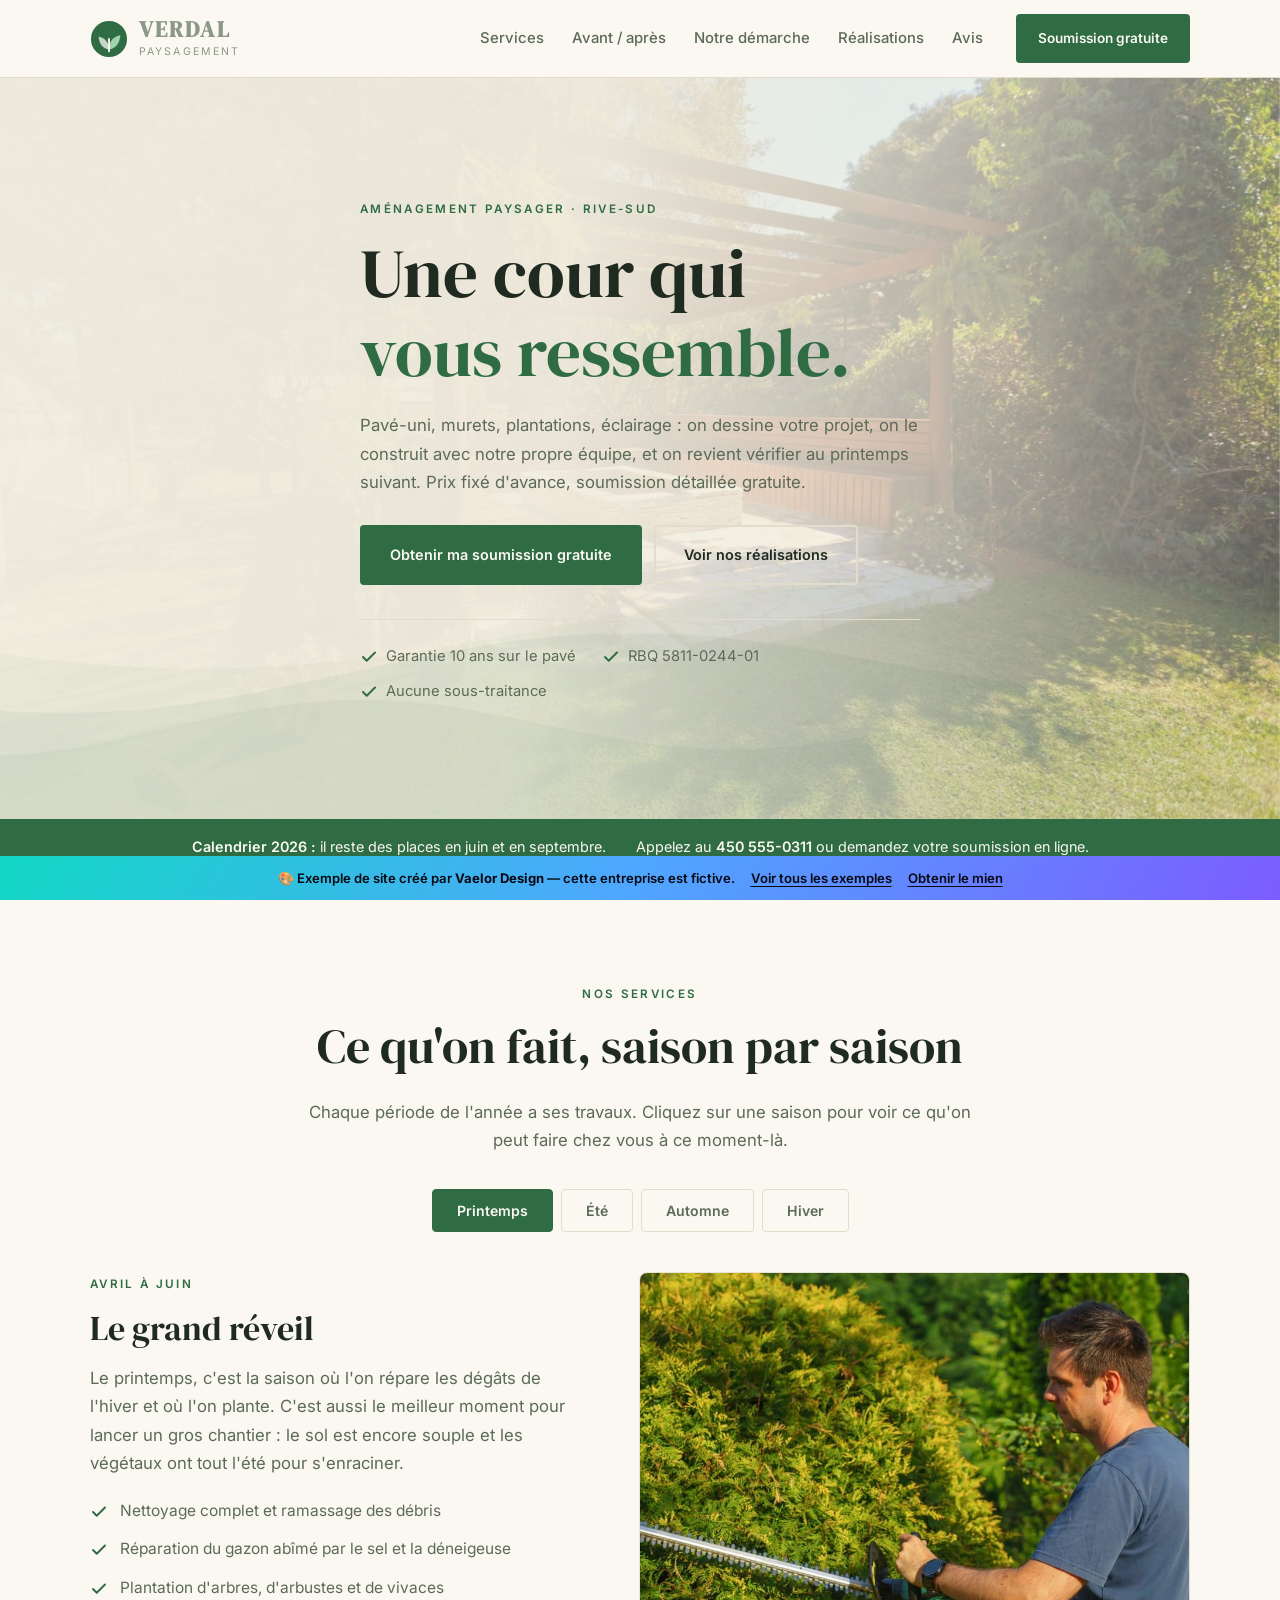
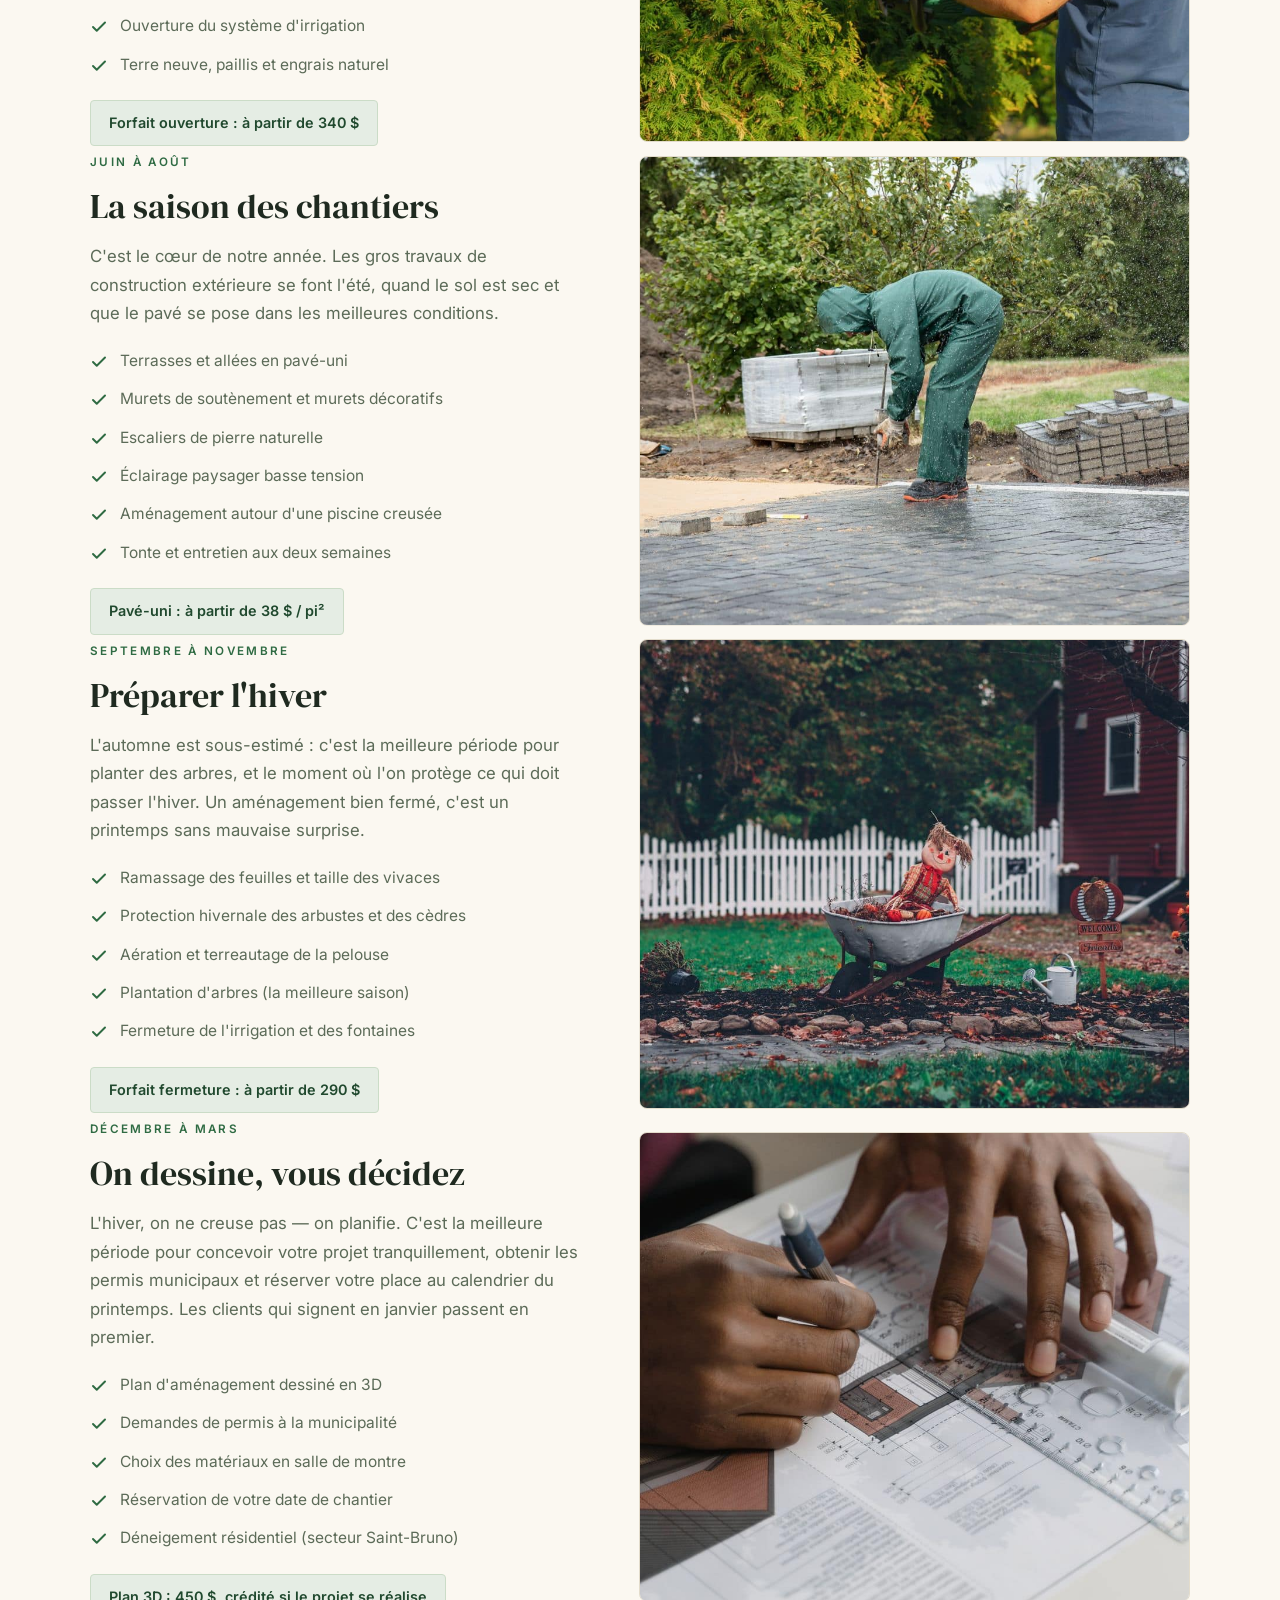
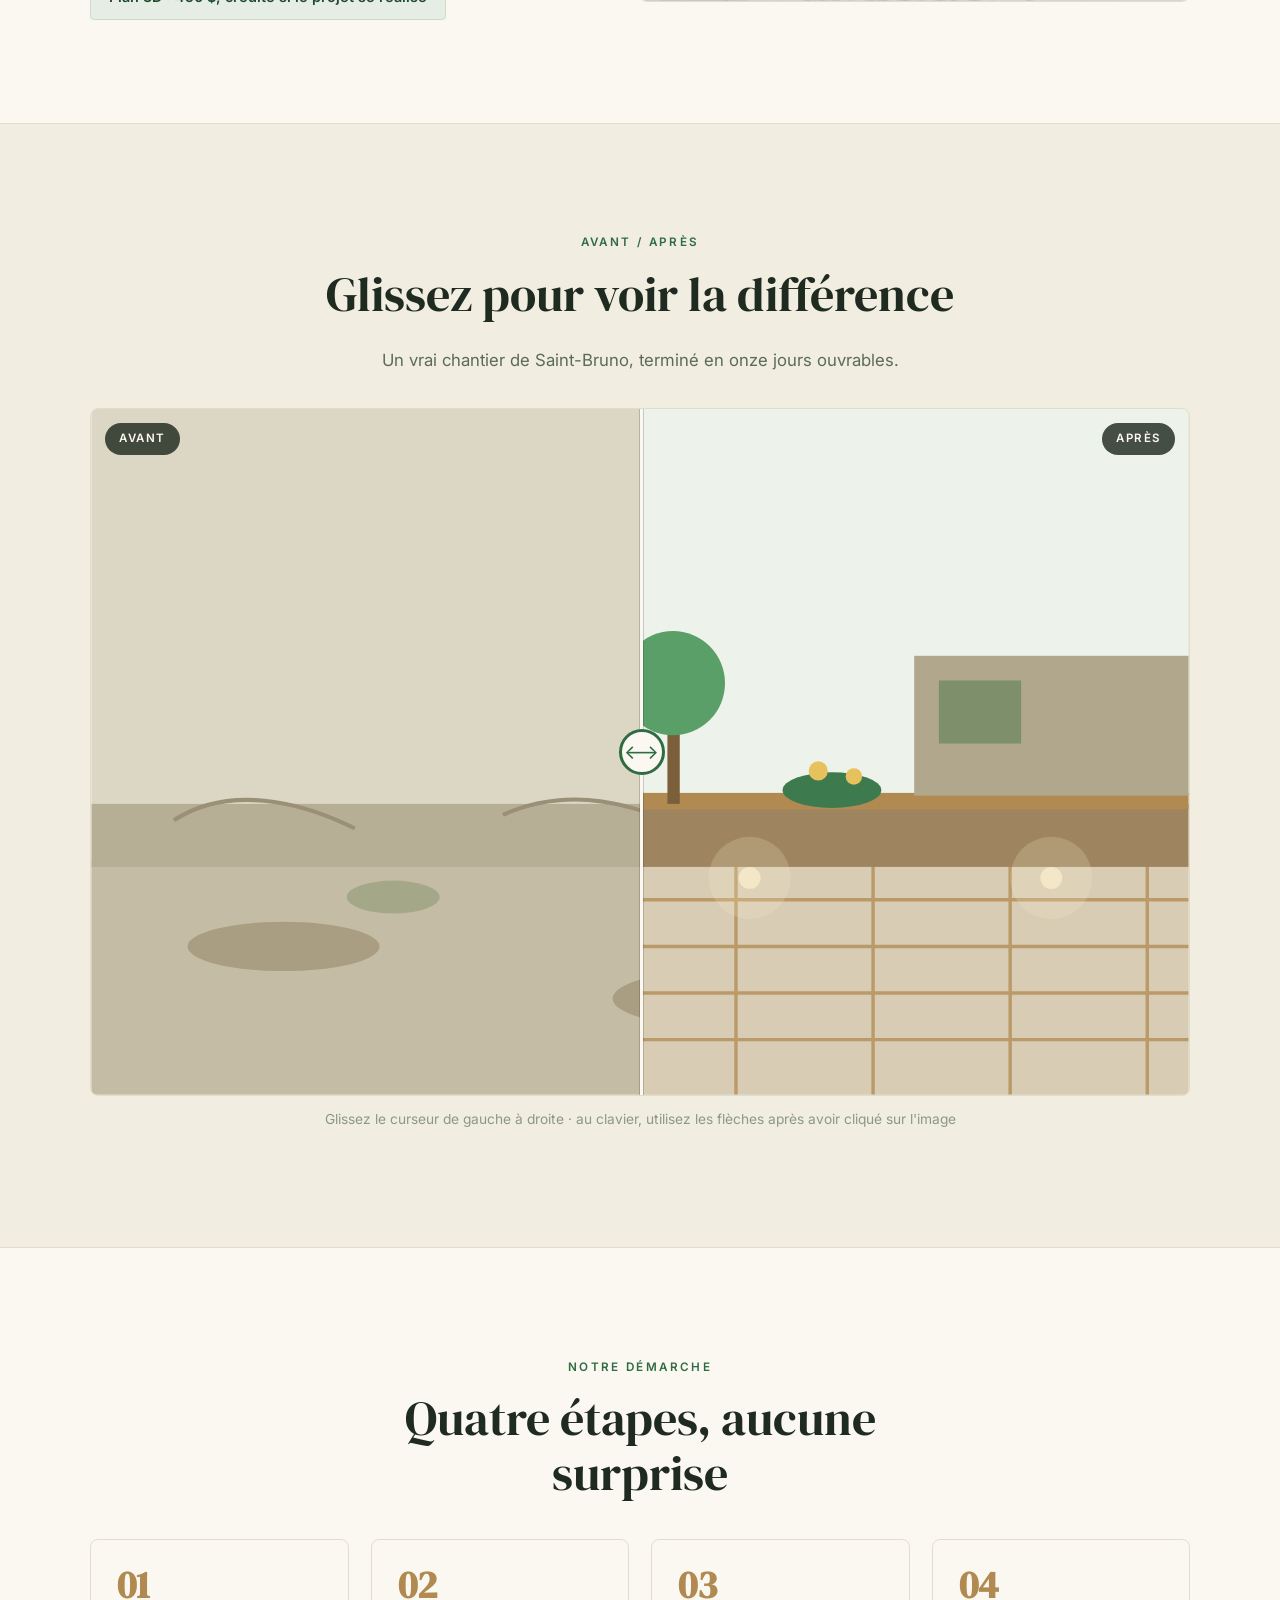
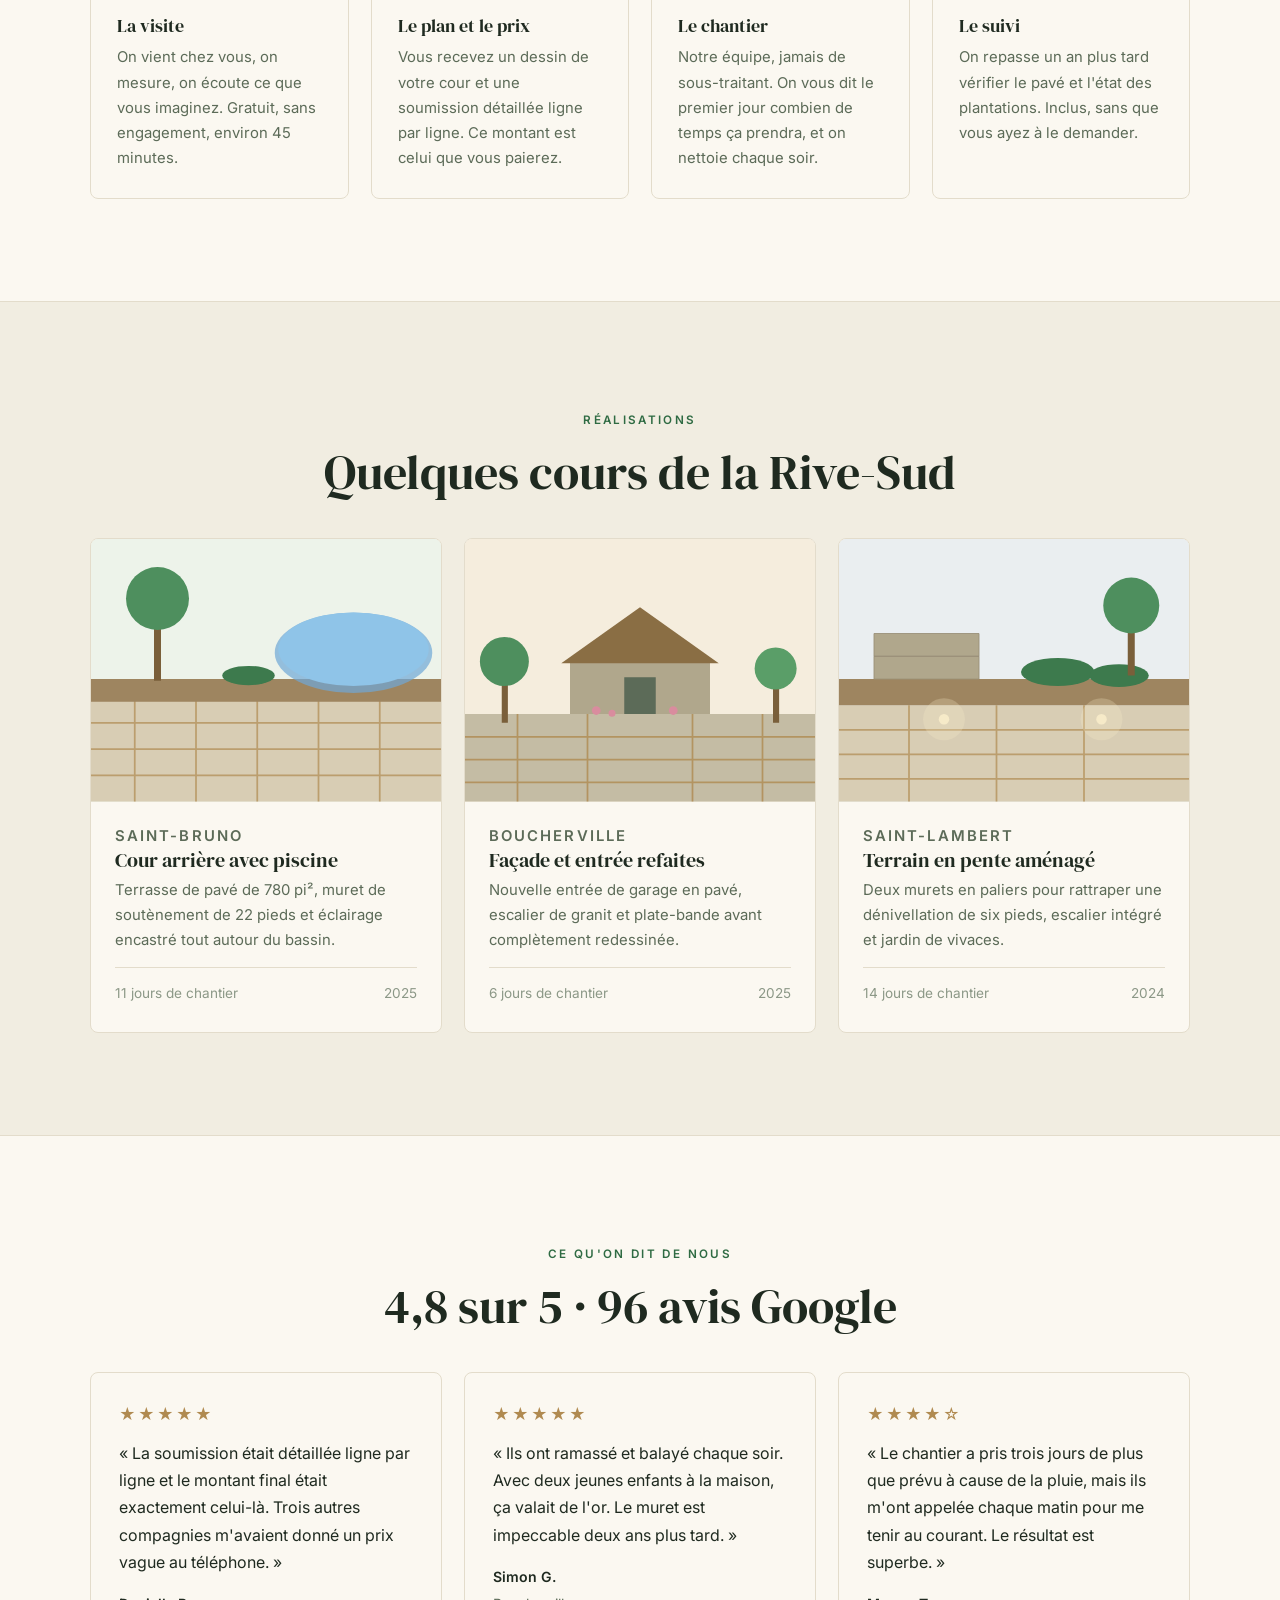
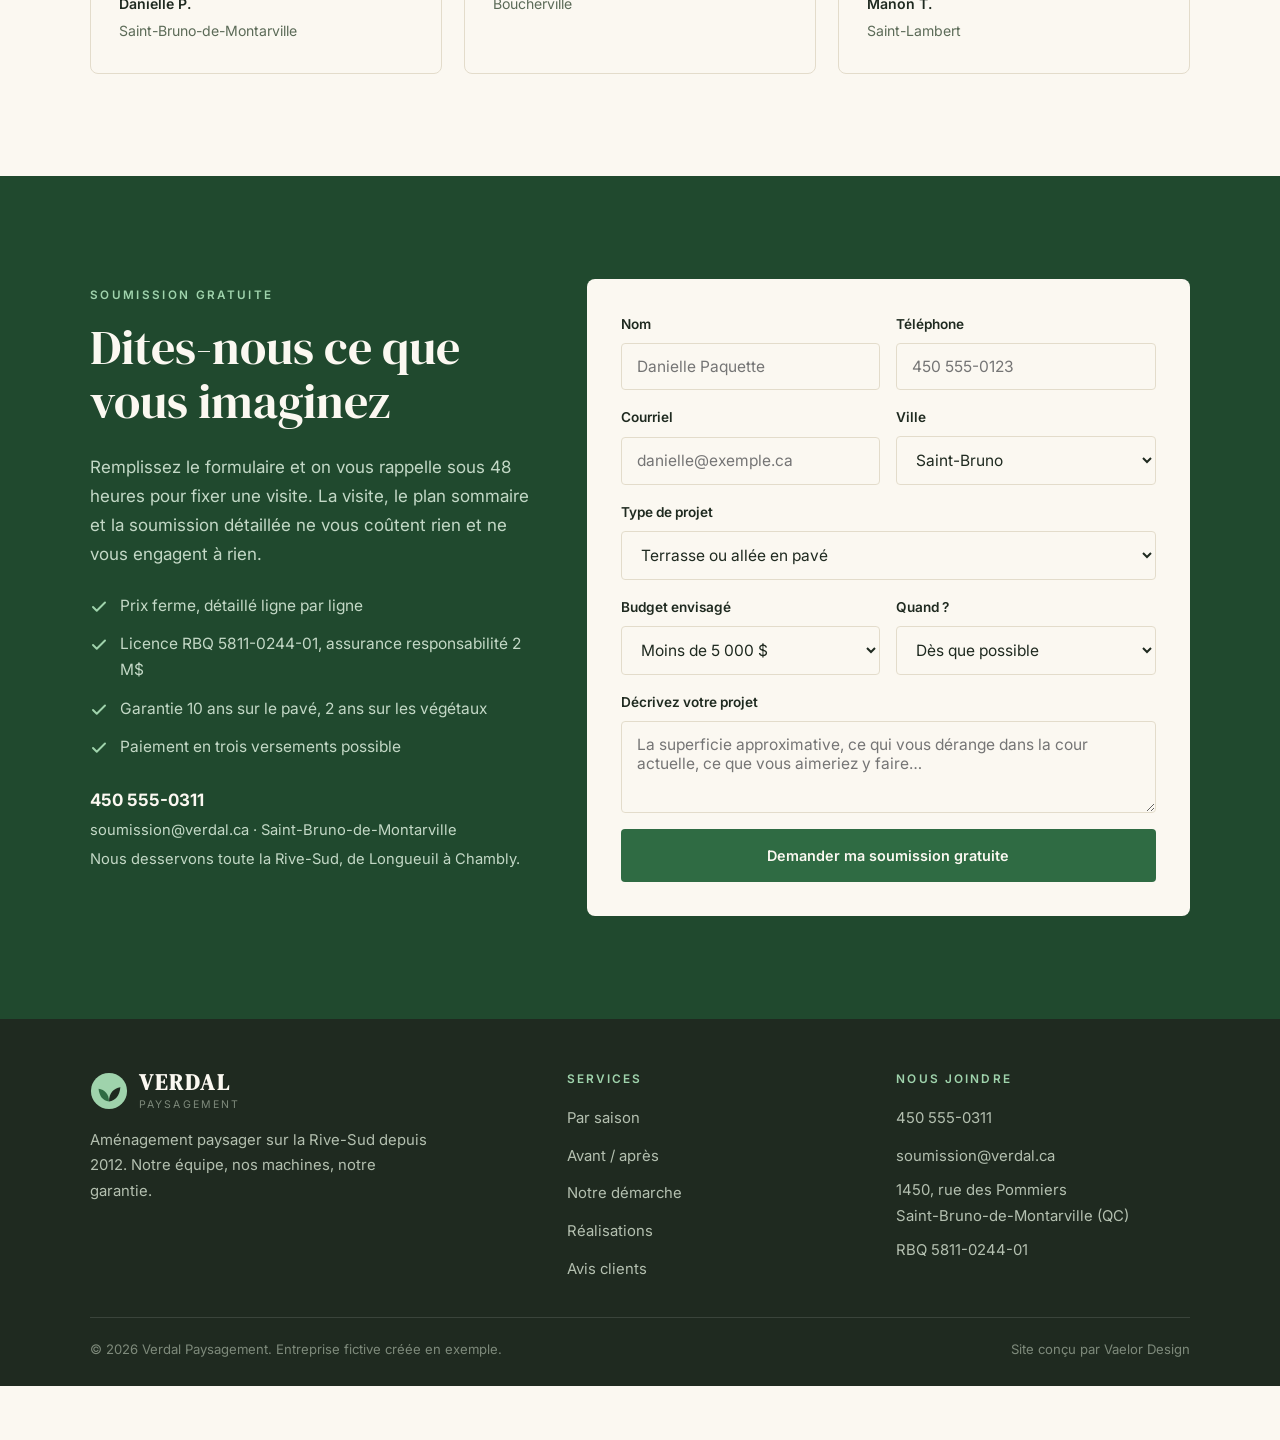
<file: demos/verdal-paysagement/index.html>
<!DOCTYPE html>
<html lang="fr-CA">
<head>
<meta charset="utf-8">
<meta name="viewport" content="width=device-width, initial-scale=1">
<title>Verdal Paysagement — Aménagement extérieur sur la Rive-Sud</title>
<meta name="description" content="Verdal Paysagement : pavé-uni, murets, plantation, éclairage et entretien saisonnier sur la Rive-Sud de Montréal. Soumission gratuite et prix fixé d'avance. 450 555-0311.">
<meta property="og:title" content="Verdal Paysagement — Aménagement extérieur sur la Rive-Sud">
<meta property="og:description" content="Pavé-uni, murets, plantation, éclairage et entretien saisonnier. Soumission gratuite et prix fixé d'avance.">
<meta property="og:type" content="website">
<meta property="og:locale" content="fr_CA">
<meta name="twitter:card" content="summary_large_image">
<meta name="theme-color" content="#2F6B43">
<link rel="preload" as="image" href="images/heros.jpg" fetchpriority="high">
<link rel="preconnect" href="https://fonts.googleapis.com">
<link rel="preconnect" href="https://fonts.gstatic.com" crossorigin>
<link href="https://fonts.googleapis.com/css2?family=DM+Serif+Display&family=Inter:wght@400;500;600&display=swap" rel="stylesheet">
<style>
/* ===== VERDAL PAYSAGEMENT — thème Terra ================================ */
:root{
  --vert:#2F6B43; --vert-f:#20492E; --vert-p:#E5EDE4; --terre:#B08A50;
  --encre:#1F2A20; --gris:#5C6B58; --gris-c:#8C9887; --bord:#E3DCCB;
  --creme:#FBF8F1; --creme2:#F1EDE1;
  --max:1180px; --pad:clamp(20px,5vw,40px); --r:4px; --r-l:8px;
  --t:'DM Serif Display',Georgia,serif; --c:'Inter',system-ui,sans-serif;
  --ombre:0 20px 50px -24px rgba(31,42,32,.35);
  --ease:cubic-bezier(.16,1,.3,1);
}
*,*::before,*::after{box-sizing:border-box}
html{scroll-behavior:smooth;scroll-padding-top:86px}
body{margin:0;background:var(--creme);color:var(--encre);font-family:var(--c);font-size:17px;line-height:1.7;-webkit-font-smoothing:antialiased;overflow-x:hidden;padding-bottom:54px}
img,svg{max-width:100%;display:block}
h1,h2,h3{font-family:var(--t);font-weight:400;line-height:1.14;margin:0 0 .5em}
h1{font-size:clamp(2.5rem,6vw,4.3rem)}
h2{font-size:clamp(1.9rem,4.2vw,3rem)}
h3{font-size:clamp(1.2rem,2vw,1.45rem)}
p{margin:0 0 1em}
a{color:inherit}
:focus-visible{outline:3px solid var(--vert);outline-offset:2px}
.env{width:100%;max-width:var(--max);margin-inline:auto;padding-inline:var(--pad)}
.sec{padding-block:clamp(64px,8vw,110px)}
.sur{display:inline-block;font-size:.73rem;font-weight:600;letter-spacing:.2em;text-transform:uppercase;color:var(--vert);margin-bottom:14px}
.plomb{color:var(--gris);font-size:1.05rem;max-width:62ch}
.centre{text-align:center;margin-inline:auto}
.vert{color:var(--vert)}

.btn{display:inline-flex;align-items:center;justify-content:center;gap:10px;font-family:var(--c);font-size:.9rem;font-weight:600;padding:16px 28px;border-radius:var(--r);border:2px solid transparent;text-decoration:none;cursor:pointer;transition:background .24s ease,border-color .24s ease,transform .3s var(--ease);white-space:nowrap}
.btn:active{transform:scale(.97);transition-duration:.12s}
@media(prefers-reduced-motion:reduce){.btn:active{transform:none}}
.btn svg{width:18px;height:18px;flex:0 0 auto}
.btn--plein{background:var(--vert);color:var(--creme)}
.btn--plein:hover{background:var(--vert-f);transform:translateY(-2px)}
.btn--ligne{background:transparent;border-color:var(--bord);color:var(--encre)}
.btn--ligne:hover{border-color:var(--vert);color:var(--vert)}
.btn--mini{padding:11px 20px;font-size:.85rem}
/* Un bouton pleine largeur doit pouvoir passer à la ligne, sinon son libellé
   élargit toute la page sur téléphone. */
.form .btn{white-space:normal;text-align:center}
@media(max-width:430px){.btn{white-space:normal;text-align:center}}
body{overflow-wrap:break-word}

/* En-tête */
.ent{position:sticky;top:0;z-index:100;background:rgba(251,248,241,.95);backdrop-filter:blur(12px);border-bottom:1px solid var(--bord)}
.ent__g{display:flex;align-items:center;gap:20px;padding-block:14px}
.logo{display:flex;align-items:center;gap:11px;text-decoration:none;margin-right:auto}
.logo svg{width:38px;height:38px;flex:0 0 auto}
.logo b{display:block;font-family:var(--t);font-size:1.35rem;line-height:1}
.logo span{display:block;font-size:.66rem;color:var(--gris-c);letter-spacing:.2em;text-transform:uppercase;margin-top:3px}
.nav{display:flex;align-items:center;gap:2px}
.nav a{text-decoration:none;color:var(--gris);font-size:.93rem;font-weight:500;padding:9px 13px;transition:.2s}
.nav a:hover{color:var(--vert)}
/* Le bouton du menu ne sert qu'au téléphone : sur ordinateur c'est .ent__cta
   qui joue ce rôle, sinon l'appel à l'action apparaît deux fois. */
.nav > .btn{display:none}
@media(max-width:980px){.nav > .btn{display:inline-flex}}
.brg{display:none;width:44px;height:44px;background:var(--creme2);border:1px solid var(--bord);cursor:pointer;flex-direction:column;align-items:center;justify-content:center;gap:5px}
.brg span{width:18px;height:2px;background:var(--encre);transition:.25s}
.brg[aria-expanded=true] span:nth-child(1){transform:translateY(7px) rotate(45deg)}
.brg[aria-expanded=true] span:nth-child(2){opacity:0}
.brg[aria-expanded=true] span:nth-child(3){transform:translateY(-7px) rotate(-45deg)}
@media(max-width:980px){
  .brg{display:flex}.ent__cta{display:none}
  .nav{position:absolute;inset:100% 12px auto 12px;flex-direction:column;align-items:stretch;background:var(--creme);border:1px solid var(--bord);padding:10px;box-shadow:var(--ombre);opacity:0;transform:translateY(-10px);pointer-events:none;transition:.22s}
  .nav.ouv{opacity:1;transform:none;pointer-events:auto}
  .nav a{padding:14px}.nav .btn{margin-top:6px}
}

/* Héros */
.hero{position:relative;overflow:hidden;background:var(--creme2)}
.hero__art{position:absolute;inset:0;z-index:0;overflow:hidden}
.hero__art img{width:100%;height:100%;object-fit:cover;object-position:center 62%}
/* Voile clair : le texte foncé reste lisible à gauche, le jardin respire à droite. */
.hero__voile{position:absolute;inset:0;z-index:1;background:linear-gradient(98deg,
  rgba(241,237,225,.98) 0%,rgba(241,237,225,.96) 44%,rgba(241,237,225,.72) 72%,rgba(241,237,225,.34) 100%)}
@media(max-width:880px){.hero__voile{background:linear-gradient(180deg,
  rgba(241,237,225,.95) 0%,rgba(241,237,225,.90) 60%,rgba(241,237,225,.72) 100%)}}
.photo-cadre{width:100%;height:clamp(300px,40vw,470px);object-fit:cover;display:block;
  border-radius:8px;border:1px solid var(--bord)}
.hero__g{position:relative;z-index:2;padding-block:clamp(60px,9vw,120px);max-width:640px}
.hero h1{margin-bottom:20px}
.hero__act{display:flex;flex-wrap:wrap;gap:12px;margin-top:28px}
.hero__pts{display:flex;flex-wrap:wrap;gap:10px 26px;margin-top:34px;padding-top:24px;border-top:1px solid var(--bord);font-size:.92rem;color:var(--gris)}
.pt{display:flex;align-items:center;gap:8px}
.pt svg{width:18px;height:18px;color:var(--vert);flex:0 0 auto}

/* Bandeau */
.bd{background:var(--vert);color:var(--creme);padding-block:16px;font-size:.9rem}
.bd .env{display:flex;flex-wrap:wrap;gap:8px 30px;align-items:center;justify-content:center;text-align:center}
.bd b{font-weight:600}

/* Saisons */
.sais-nav{display:flex;flex-wrap:wrap;gap:8px;justify-content:center;margin-bottom:36px}
.sais-nav button{background:transparent;border:1.5px solid var(--bord);color:var(--gris);font-family:var(--c);font-size:.88rem;font-weight:600;padding:12px 24px;border-radius:var(--r);cursor:pointer;transition:.22s}
.sais-nav button:hover{border-color:var(--vert);color:var(--vert)}
.sais-nav button[aria-selected=true]{background:var(--vert);border-color:var(--vert);color:var(--creme)}
.sais{display:grid;grid-template-columns:.95fr 1.05fr;gap:clamp(28px,4vw,56px);align-items:center}
@media(max-width:880px){.sais{grid-template-columns:1fr}}
.sais ul{list-style:none;margin:20px 0 0;padding:0;display:grid;gap:12px}
.sais li{display:flex;gap:12px;align-items:flex-start;color:var(--gris);font-size:.97rem}
.sais li svg{width:18px;height:18px;color:var(--vert);flex:0 0 auto;margin-top:5px}
.sais__px{display:inline-block;margin-top:22px;background:var(--vert-p);border:1px solid #CBDCC7;color:var(--vert-f);font-size:.9rem;font-weight:600;padding:10px 18px;border-radius:var(--r)}

/* Avant / après */
.aa{position:relative;overflow:hidden;border:1px solid var(--bord);border-radius:var(--r-l);background:var(--creme2);aspect-ratio:16/10;cursor:ew-resize;user-select:none}
.aa svg{position:absolute;inset:0;width:100%;height:100%}
.aa__apres{clip-path:inset(0 0 0 50%)}
.aa__poignee{position:absolute;top:0;bottom:0;left:50%;width:3px;background:var(--creme);transform:translateX(-50%);pointer-events:none;box-shadow:0 0 0 1px rgba(31,42,32,.2)}
.aa__poignee::after{content:'';position:absolute;top:50%;left:50%;width:46px;height:46px;border-radius:50%;background:var(--creme);border:3px solid var(--vert);transform:translate(-50%,-50%)}
.aa__poignee::before{content:'⟷';position:absolute;top:50%;left:50%;transform:translate(-50%,-50%);z-index:2;font-size:20px;color:var(--vert);line-height:1}
.aa__et{position:absolute;top:14px;background:rgba(31,42,32,.82);color:var(--creme);font-size:.72rem;font-weight:600;letter-spacing:.14em;text-transform:uppercase;padding:6px 14px;border-radius:99px;pointer-events:none}
.aa__et--a{left:14px}.aa__et--b{right:14px}
.aa-note{text-align:center;font-size:.86rem;color:var(--gris-c);margin-top:12px}

/* Étapes */
.etapes{display:grid;grid-template-columns:repeat(4,1fr);gap:22px}
@media(max-width:900px){.etapes{grid-template-columns:repeat(2,1fr)}}
@media(max-width:560px){.etapes{grid-template-columns:1fr}}
.etape{background:var(--creme);border:1px solid var(--bord);border-radius:var(--r-l);padding:26px;position:relative}
.etape b{display:block;font-family:var(--t);font-size:2.4rem;color:var(--terre);line-height:1;margin-bottom:12px}
.etape h3{font-size:1.15rem;margin-bottom:8px}
.etape p{color:var(--gris);font-size:.93rem;margin:0}

/* Réalisations */
.g3{display:grid;grid-template-columns:repeat(3,1fr);gap:22px}
@media(max-width:900px){.g3{grid-template-columns:1fr}}
.proj{background:var(--creme);border:1px solid var(--bord);border-radius:var(--r-l);overflow:hidden;transition:.25s}
.proj:hover{box-shadow:var(--ombre);transform:translateY(-4px)}
.proj__ph{aspect-ratio:4/3;background:var(--creme2)}
.proj__c{padding:22px 24px 26px}
.proj__l{font-size:.74rem;font-weight:600;letter-spacing:.14em;text-transform:uppercase;color:var(--terre);margin-bottom:8px}
.proj h3{font-size:1.25rem;margin-bottom:6px}
.proj p{color:var(--gris);font-size:.93rem;margin:0}
.proj__m{margin-top:14px;padding-top:14px;border-top:1px solid var(--bord);font-size:.85rem;color:var(--gris-c);display:flex;justify-content:space-between;gap:12px}

/* Témoignages */
.temoins{display:grid;grid-template-columns:repeat(3,1fr);gap:22px}
@media(max-width:900px){.temoins{grid-template-columns:1fr}}
.temoin{background:var(--creme);border:1px solid var(--bord);border-radius:var(--r-l);padding:28px}
.temoin__et{color:var(--terre);font-size:1rem;letter-spacing:2px;margin-bottom:12px}
.temoin p{font-size:1rem;color:var(--encre);margin-bottom:16px}
.temoin cite{font-style:normal;font-size:.88rem;color:var(--gris)}
.temoin cite b{display:block;color:var(--encre);font-weight:600}

/* Soumission */
.soum{background:var(--vert-f);color:var(--creme)}
.soum h2,.soum h3{color:var(--creme)}
.soum .sur{color:#9FD3AC}
.soum p{color:#C3D8C6}
.soum__g{display:grid;grid-template-columns:.85fr 1.15fr;gap:clamp(28px,4vw,56px)}
@media(max-width:900px){.soum__g{grid-template-columns:1fr}}
.soum__pts{list-style:none;margin:24px 0 0;padding:0;display:grid;gap:12px}
.soum__pts li{display:flex;gap:12px;align-items:flex-start;font-size:.97rem;color:#C3D8C6}
.soum__pts svg{width:18px;height:18px;color:#9FD3AC;flex:0 0 auto;margin-top:5px}
.form{background:var(--creme);border-radius:var(--r-l);padding:clamp(22px,3vw,34px);display:grid;gap:16px;color:var(--encre)}
.duo{display:grid;grid-template-columns:1fr 1fr;gap:16px}
@media(max-width:560px){.duo{grid-template-columns:1fr}}
.ch{display:grid;gap:7px}
.ch label{font-size:.85rem;font-weight:600;color:var(--encre)}
.ch input,.ch select,.ch textarea{font-family:var(--c);font-size:.97rem;color:var(--encre);background:var(--creme);border:1.5px solid var(--bord);border-radius:var(--r);padding:13px 15px;width:100%}
.ch textarea{resize:vertical;min-height:92px}
.ch input:focus,.ch select:focus,.ch textarea:focus{outline:none;border-color:var(--vert)}
.retour{display:none;padding:14px 16px;border-radius:var(--r);background:var(--vert-p);border:1px solid var(--vert);color:var(--vert-f);font-size:.92rem}
.retour.on{display:block}

/* Pied */
.pied{background:var(--encre);color:#B4C0B0;padding-block:50px 26px}
.pied__g{display:grid;grid-template-columns:1.5fr 1fr 1fr;gap:36px;margin-bottom:34px}
@media(max-width:760px){.pied__g{grid-template-columns:1fr;gap:26px}}
.pied h4{font-size:.74rem;letter-spacing:.18em;text-transform:uppercase;color:#9FD3AC;margin:0 0 14px;font-weight:600}
.pied ul{list-style:none;margin:0;padding:0;display:grid;gap:9px}
.pied a{color:#B4C0B0;text-decoration:none;font-size:.93rem}
.pied a:hover{color:var(--creme)}
.pied__bas{border-top:1px solid rgba(255,255,255,.12);padding-top:20px;display:flex;flex-wrap:wrap;gap:12px;justify-content:space-between;font-size:.82rem;color:#7E8A7B}

.rev{opacity:0;transform:translateY(22px);transition:opacity .65s ease,transform .65s ease}
.rev.vu{opacity:1;transform:none}

.demo-bar{position:fixed;inset:auto 0 0 0;z-index:200;background:linear-gradient(120deg,#12D8C5,#4FA6FF,#7C5CFF);color:#080812;font-family:var(--c);font-size:.82rem;font-weight:600;padding:11px 18px;display:flex;flex-wrap:wrap;gap:6px 16px;align-items:center;justify-content:center;text-align:center}
.demo-bar a{color:#080812;text-decoration:underline;text-underline-offset:3px}
@media(max-width:600px){.demo-bar{font-size:.74rem;padding:9px 12px}}
</style>
</head>
<body>

<header class="ent" id="ent">
  <div class="env ent__g">
    <a class="logo" href="#">
      <svg viewBox="0 0 40 40" aria-hidden="true">
        <circle cx="20" cy="20" r="19" fill="#2F6B43"/>
        <path d="M20 31c0-9 5-14 12-15-1 9-5 14-12 15Z" fill="#9FD3AC"/>
        <path d="M20 31c0-8-4.5-12.5-11-13.5.9 8 4.5 12.5 11 13.5Z" fill="#FBF8F1" opacity=".75"/>
        <path d="M20 33V20" stroke="#FBF8F1" stroke-width="2" stroke-linecap="round"/>
      </svg>
      <span><b>Verdal</b><span>Paysagement</span></span>
    </a>
    <button class="brg" id="brg" aria-label="Ouvrir le menu" aria-expanded="false" aria-controls="nav"><span></span><span></span><span></span></button>
    <nav class="nav" id="nav" aria-label="Navigation">
      <a href="#services">Services</a>
      <a href="#avant-apres">Avant / après</a>
      <a href="#demarche">Notre démarche</a>
      <a href="#realisations">Réalisations</a>
      <a href="#avis">Avis</a>
      <a class="btn btn--plein btn--mini" href="#soumission">Soumission gratuite</a>
    </nav>
    <a class="btn btn--plein btn--mini ent__cta" href="#soumission">Soumission gratuite</a>
  </div>
</header>

<main>

<!-- HÉROS -->
<section class="hero">
  <div class="hero__art" aria-hidden="true">
    <img class="v3-photo" src="images/heros.jpg" alt="" fetchpriority="high">
    <div class="hero__voile"></div>
    <div data-vfond='{"motif":"vagues","couleur":"#2F6B43","couleur2":"#7FA86B","opacite":0.20,"dessous":false}'></div>
  </div>
  <div class="env hero__g">
    <span class="sur">Aménagement paysager · Rive-Sud</span>
    <h1>Une cour qui<br><span class="vert">vous ressemble.</span></h1>
    <p class="plomb">
      Pavé-uni, murets, plantations, éclairage : on dessine votre projet, on le construit avec
      notre propre équipe, et on revient vérifier au printemps suivant. Prix fixé d'avance,
      soumission détaillée gratuite.
    </p>
    <div class="hero__act">
      <a class="btn btn--plein btn--magn" href="#soumission">Obtenir ma soumission gratuite</a>
      <a class="btn btn--ligne" href="#realisations">Voir nos réalisations</a>
    </div>
    <div class="hero__pts">
      <span class="pt"><svg viewBox="0 0 24 24" fill="none" stroke="currentColor" stroke-width="2.6" stroke-linecap="round" stroke-linejoin="round"><path d="M20 6 9 17l-5-5"/></svg> Garantie 10 ans sur le pavé</span>
      <span class="pt"><svg viewBox="0 0 24 24" fill="none" stroke="currentColor" stroke-width="2.6" stroke-linecap="round" stroke-linejoin="round"><path d="M20 6 9 17l-5-5"/></svg> RBQ 5811-0244-01</span>
      <span class="pt"><svg viewBox="0 0 24 24" fill="none" stroke="currentColor" stroke-width="2.6" stroke-linecap="round" stroke-linejoin="round"><path d="M20 6 9 17l-5-5"/></svg> Aucune sous-traitance</span>
    </div>
  </div>
</section>

<div class="bd">
  <div class="env">
    <span><b>Calendrier 2026 :</b> il reste des places en juin et en septembre.</span>
    <span>Appelez au <b>450 555-0311</b> ou demandez votre soumission en ligne.</span>
  </div>
</div>

<!-- SERVICES PAR SAISON -->
<section class="sec" id="services">
  <div class="env">
    <div class="centre rev" style="max-width:680px;margin-bottom:34px">
      <span class="sur">Nos services</span>
      <h2>Ce qu'on fait, saison par saison</h2>
      <p class="plomb centre">Chaque période de l'année a ses travaux. Cliquez sur une saison pour voir ce qu'on peut faire chez vous à ce moment-là.</p>
    </div>

    <div class="sais-nav rev" role="tablist" aria-label="Saisons">
      <button role="tab" aria-selected="true"  data-sais="printemps">Printemps</button>
      <button role="tab" aria-selected="false" data-sais="ete">Été</button>
      <button role="tab" aria-selected="false" data-sais="automne">Automne</button>
      <button role="tab" aria-selected="false" data-sais="hiver">Hiver</button>
    </div>

    <div class="sais rev" data-panneau="printemps">
      <div>
        <span class="sur">Avril à juin</span>
        <h3 style="font-size:clamp(1.5rem,3vw,2.1rem)">Le grand réveil</h3>
        <p class="plomb">
          Le printemps, c'est la saison où l'on répare les dégâts de l'hiver et où l'on plante.
          C'est aussi le meilleur moment pour lancer un gros chantier : le sol est encore souple et
          les végétaux ont tout l'été pour s'enraciner.
        </p>
        <ul>
          <li><svg viewBox="0 0 24 24" fill="none" stroke="currentColor" stroke-width="2.6" stroke-linecap="round" stroke-linejoin="round"><path d="M20 6 9 17l-5-5"/></svg> Nettoyage complet et ramassage des débris</li>
          <li><svg viewBox="0 0 24 24" fill="none" stroke="currentColor" stroke-width="2.6" stroke-linecap="round" stroke-linejoin="round"><path d="M20 6 9 17l-5-5"/></svg> Réparation du gazon abîmé par le sel et la déneigeuse</li>
          <li><svg viewBox="0 0 24 24" fill="none" stroke="currentColor" stroke-width="2.6" stroke-linecap="round" stroke-linejoin="round"><path d="M20 6 9 17l-5-5"/></svg> Plantation d'arbres, d'arbustes et de vivaces</li>
          <li><svg viewBox="0 0 24 24" fill="none" stroke="currentColor" stroke-width="2.6" stroke-linecap="round" stroke-linejoin="round"><path d="M20 6 9 17l-5-5"/></svg> Ouverture du système d'irrigation</li>
          <li><svg viewBox="0 0 24 24" fill="none" stroke="currentColor" stroke-width="2.6" stroke-linecap="round" stroke-linejoin="round"><path d="M20 6 9 17l-5-5"/></svg> Terre neuve, paillis et engrais naturel</li>
        </ul>
        <span class="sais__px">Forfait ouverture : à partir de 340 $</span>
      </div>
      <img class="v3-ouvre photo-cadre" src="images/travail.jpg" alt="Taille des haies et nettoyage des massifs, au printemps" loading="lazy">
    </div>

    <div class="sais rev" data-panneau="ete" hidden>
      <div>
        <span class="sur">Juin à août</span>
        <h3 style="font-size:clamp(1.5rem,3vw,2.1rem)">La saison des chantiers</h3>
        <p class="plomb">
          C'est le cœur de notre année. Les gros travaux de construction extérieure se font l'été,
          quand le sol est sec et que le pavé se pose dans les meilleures conditions.
        </p>
        <ul>
          <li><svg viewBox="0 0 24 24" fill="none" stroke="currentColor" stroke-width="2.6" stroke-linecap="round" stroke-linejoin="round"><path d="M20 6 9 17l-5-5"/></svg> Terrasses et allées en pavé-uni</li>
          <li><svg viewBox="0 0 24 24" fill="none" stroke="currentColor" stroke-width="2.6" stroke-linecap="round" stroke-linejoin="round"><path d="M20 6 9 17l-5-5"/></svg> Murets de soutènement et murets décoratifs</li>
          <li><svg viewBox="0 0 24 24" fill="none" stroke="currentColor" stroke-width="2.6" stroke-linecap="round" stroke-linejoin="round"><path d="M20 6 9 17l-5-5"/></svg> Escaliers de pierre naturelle</li>
          <li><svg viewBox="0 0 24 24" fill="none" stroke="currentColor" stroke-width="2.6" stroke-linecap="round" stroke-linejoin="round"><path d="M20 6 9 17l-5-5"/></svg> Éclairage paysager basse tension</li>
          <li><svg viewBox="0 0 24 24" fill="none" stroke="currentColor" stroke-width="2.6" stroke-linecap="round" stroke-linejoin="round"><path d="M20 6 9 17l-5-5"/></svg> Aménagement autour d'une piscine creusée</li>
          <li><svg viewBox="0 0 24 24" fill="none" stroke="currentColor" stroke-width="2.6" stroke-linecap="round" stroke-linejoin="round"><path d="M20 6 9 17l-5-5"/></svg> Tonte et entretien aux deux semaines</li>
        </ul>
        <span class="sais__px">Pavé-uni : à partir de 38 $ / pi²</span>
      </div>
      <img class="v3-ouvre photo-cadre" src="images/ete.jpg" alt="Pose de pavé-uni sur un chantier de la Rive-Sud" loading="lazy">
    </div>

    <div class="sais rev" data-panneau="automne" hidden>
      <div>
        <span class="sur">Septembre à novembre</span>
        <h3 style="font-size:clamp(1.5rem,3vw,2.1rem)">Préparer l'hiver</h3>
        <p class="plomb">
          L'automne est sous-estimé : c'est la meilleure période pour planter des arbres, et le
          moment où l'on protège ce qui doit passer l'hiver. Un aménagement bien fermé, c'est un
          printemps sans mauvaise surprise.
        </p>
        <ul>
          <li><svg viewBox="0 0 24 24" fill="none" stroke="currentColor" stroke-width="2.6" stroke-linecap="round" stroke-linejoin="round"><path d="M20 6 9 17l-5-5"/></svg> Ramassage des feuilles et taille des vivaces</li>
          <li><svg viewBox="0 0 24 24" fill="none" stroke="currentColor" stroke-width="2.6" stroke-linecap="round" stroke-linejoin="round"><path d="M20 6 9 17l-5-5"/></svg> Protection hivernale des arbustes et des cèdres</li>
          <li><svg viewBox="0 0 24 24" fill="none" stroke="currentColor" stroke-width="2.6" stroke-linecap="round" stroke-linejoin="round"><path d="M20 6 9 17l-5-5"/></svg> Aération et terreautage de la pelouse</li>
          <li><svg viewBox="0 0 24 24" fill="none" stroke="currentColor" stroke-width="2.6" stroke-linecap="round" stroke-linejoin="round"><path d="M20 6 9 17l-5-5"/></svg> Plantation d'arbres (la meilleure saison)</li>
          <li><svg viewBox="0 0 24 24" fill="none" stroke="currentColor" stroke-width="2.6" stroke-linecap="round" stroke-linejoin="round"><path d="M20 6 9 17l-5-5"/></svg> Fermeture de l'irrigation et des fontaines</li>
        </ul>
        <span class="sais__px">Forfait fermeture : à partir de 290 $</span>
      </div>
      <img class="v3-ouvre photo-cadre" src="images/automne.jpg" alt="Ramassage des feuilles et fermeture du terrain, à l'automne" loading="lazy">
    </div>

    <div class="sais rev" data-panneau="hiver" hidden>
      <div>
        <span class="sur">Décembre à mars</span>
        <h3 style="font-size:clamp(1.5rem,3vw,2.1rem)">On dessine, vous décidez</h3>
        <p class="plomb">
          L'hiver, on ne creuse pas — on planifie. C'est la meilleure période pour concevoir votre
          projet tranquillement, obtenir les permis municipaux et réserver votre place au calendrier
          du printemps. Les clients qui signent en janvier passent en premier.
        </p>
        <ul>
          <li><svg viewBox="0 0 24 24" fill="none" stroke="currentColor" stroke-width="2.6" stroke-linecap="round" stroke-linejoin="round"><path d="M20 6 9 17l-5-5"/></svg> Plan d'aménagement dessiné en 3D</li>
          <li><svg viewBox="0 0 24 24" fill="none" stroke="currentColor" stroke-width="2.6" stroke-linecap="round" stroke-linejoin="round"><path d="M20 6 9 17l-5-5"/></svg> Demandes de permis à la municipalité</li>
          <li><svg viewBox="0 0 24 24" fill="none" stroke="currentColor" stroke-width="2.6" stroke-linecap="round" stroke-linejoin="round"><path d="M20 6 9 17l-5-5"/></svg> Choix des matériaux en salle de montre</li>
          <li><svg viewBox="0 0 24 24" fill="none" stroke="currentColor" stroke-width="2.6" stroke-linecap="round" stroke-linejoin="round"><path d="M20 6 9 17l-5-5"/></svg> Réservation de votre date de chantier</li>
          <li><svg viewBox="0 0 24 24" fill="none" stroke="currentColor" stroke-width="2.6" stroke-linecap="round" stroke-linejoin="round"><path d="M20 6 9 17l-5-5"/></svg> Déneigement résidentiel (secteur Saint-Bruno)</li>
        </ul>
        <span class="sais__px">Plan 3D : 450 $, crédité si le projet se réalise</span>
      </div>
      <img class="v3-ouvre photo-cadre" src="images/plan.jpg" alt="Le plan de votre cour, dessiné avant le premier coup de pelle" loading="lazy">
    </div>
  </div>
</section>

<!-- AVANT / APRÈS -->
<section class="sec" id="avant-apres" style="background:var(--creme2);border-block:1px solid var(--bord)">
  <div class="env">
    <div class="centre rev" style="max-width:640px;margin-bottom:34px">
      <span class="sur">Avant / après</span>
      <h2>Glissez pour voir la différence</h2>
      <p class="plomb centre">Un vrai chantier de Saint-Bruno, terminé en onze jours ouvrables.</p>
    </div>

    <div class="aa rev" id="aa">
      <svg viewBox="0 0 800 500" aria-hidden="true">
        <rect width="800" height="500" fill="#DCD6C4"/>
        <rect y="330" width="800" height="170" fill="#C4BCA4"/>
        <g fill="#A99E82"><ellipse cx="140" cy="392" rx="70" ry="18"/><ellipse cx="470" cy="430" rx="90" ry="22"/><ellipse cx="690" cy="376" rx="56" ry="15"/></g>
        <g fill="#8C9A72" opacity=".55"><ellipse cx="220" cy="356" rx="34" ry="12"/><ellipse cx="600" cy="404" rx="42" ry="14"/></g>
        <rect x="0" y="288" width="800" height="46" fill="#B7AF95"/>
        <rect x="600" y="180" width="200" height="112" fill="#B0A78C"/>
        <rect x="618" y="200" width="60" height="50" fill="#8E866E"/>
        <g stroke="#9A9078" stroke-width="3" fill="none"><path d="M60 300c40-26 92-14 132 6M300 296c50-22 96-8 140 12"/></g>
      </svg>
      <svg class="aa__apres" viewBox="0 0 800 500" aria-hidden="true">
        <rect width="800" height="500" fill="#EDF3EA"/>
        <rect y="330" width="800" height="170" fill="#D8CDB4"/>
        <g fill="none" stroke="#B08A50" stroke-width="2.5" opacity=".75">
          <path d="M0 358h800M0 392h800M0 426h800M0 460h800"/>
          <path d="M70 330v170M170 330v170M270 330v170M370 330v170M470 330v170M570 330v170M670 330v170M770 330v170"/>
        </g>
        <rect x="0" y="288" width="800" height="46" fill="#9E8560"/>
        <rect x="0" y="280" width="800" height="12" fill="#B08A50"/>
        <rect x="600" y="180" width="200" height="102" fill="#B0A78C"/>
        <rect x="618" y="198" width="60" height="46" fill="#7E8F6B"/>
        <g><rect x="128" y="170" width="12" height="118" fill="#7A5F3A"/><circle cx="134" cy="152" r="52" fill="#4E8F5E"/><circle cx="98" cy="176" r="32" fill="#3D7A4D"/><circle cx="172" cy="174" r="30" fill="#5A9E68"/></g>
        <g><rect x="420" y="216" width="9" height="72" fill="#7A5F3A"/><circle cx="424" cy="200" r="38" fill="#5A9E68"/></g>
        <g fill="#3D7A4D"><ellipse cx="250" cy="278" rx="40" ry="14"/><ellipse cx="330" cy="280" rx="32" ry="12"/><ellipse cx="540" cy="278" rx="36" ry="13"/></g>
        <g fill="#D98C9E"><circle cx="230" cy="262" r="7"/><circle cx="258" cy="266" r="6"/><circle cx="322" cy="266" r="6"/></g>
        <g fill="#E6C15C"><circle cx="530" cy="264" r="7"/><circle cx="556" cy="268" r="6"/></g>
        <!-- éclairage -->
        <g fill="#F5E9C8" opacity=".9"><circle cx="200" cy="342" r="8"/><circle cx="480" cy="342" r="8"/><circle cx="700" cy="342" r="8"/></g>
        <g fill="#F5E9C8" opacity=".2"><circle cx="200" cy="342" r="30"/><circle cx="480" cy="342" r="30"/><circle cx="700" cy="342" r="30"/></g>
      </svg>
      <span class="aa__et aa__et--a">Avant</span>
      <span class="aa__et aa__et--b">Après</span>
      <span class="aa__poignee" id="aa-poignee"></span>
    </div>
    <p class="aa-note">Glissez le curseur de gauche à droite · au clavier, utilisez les flèches après avoir cliqué sur l'image</p>
  </div>
</section>

<!-- DÉMARCHE -->
<section class="sec" id="demarche">
  <div class="env">
    <div class="centre rev" style="max-width:640px;margin-bottom:38px">
      <span class="sur">Notre démarche</span>
      <h2>Quatre étapes, aucune surprise</h2>
    </div>
    <div class="etapes">
      <article class="etape rev"><b>01</b><h3>La visite</h3><p>On vient chez vous, on mesure, on écoute ce que vous imaginez. Gratuit, sans engagement, environ 45 minutes.</p></article>
      <article class="etape rev"><b>02</b><h3>Le plan et le prix</h3><p>Vous recevez un dessin de votre cour et une soumission détaillée ligne par ligne. Ce montant est celui que vous paierez.</p></article>
      <article class="etape rev"><b>03</b><h3>Le chantier</h3><p>Notre équipe, jamais de sous-traitant. On vous dit le premier jour combien de temps ça prendra, et on nettoie chaque soir.</p></article>
      <article class="etape rev"><b>04</b><h3>Le suivi</h3><p>On repasse un an plus tard vérifier le pavé et l'état des plantations. Inclus, sans que vous ayez à le demander.</p></article>
    </div>
  </div>
</section>

<!-- RÉALISATIONS -->
<section class="sec" id="realisations" style="background:var(--creme2);border-block:1px solid var(--bord)">
  <div class="env">
    <div class="centre rev" style="max-width:640px;margin-bottom:38px">
      <span class="sur">Réalisations</span>
      <h2>Quelques cours de la Rive-Sud</h2>
    </div>
    <div class="g3">
      <article class="proj rev">
        <div class="proj__ph">
          <svg viewBox="0 0 400 300" aria-hidden="true"><rect width="400" height="300" fill="#EDF3EA"/>
            <rect y="180" width="400" height="120" fill="#D8CDB4"/>
            <g fill="none" stroke="#B08A50" stroke-width="2" opacity=".7"><path d="M0 210h400M0 240h400M0 270h400"/><path d="M50 180v120M120 180v120M190 180v120M260 180v120M330 180v120"/></g>
            <rect y="160" width="400" height="26" fill="#9E8560"/>
            <ellipse cx="300" cy="130" rx="90" ry="46" fill="#6FA8D8" opacity=".7"/>
            <ellipse cx="300" cy="126" rx="86" ry="42" fill="#8FC4E8"/>
            <g><rect x="72" y="80" width="8" height="82" fill="#7A5F3A"/><circle cx="76" cy="68" r="36" fill="#4E8F5E"/></g>
            <g fill="#3D7A4D"><ellipse cx="180" cy="156" rx="30" ry="11"/></g>
          </svg>
        </div>
        <div class="proj__c">
          <p class="proj__l">Saint-Bruno</p>
          <h3>Cour arrière avec piscine</h3>
          <p>Terrasse de pavé de 780 pi², muret de soutènement de 22 pieds et éclairage encastré tout autour du bassin.</p>
          <div class="proj__m"><span>11 jours de chantier</span><span>2025</span></div>
        </div>
      </article>

      <article class="proj rev">
        <div class="proj__ph">
          <svg viewBox="0 0 400 300" aria-hidden="true"><rect width="400" height="300" fill="#F5EDDD"/>
            <rect y="200" width="400" height="100" fill="#C4BCA4"/>
            <path d="M120 200v-60h160v60Z" fill="#B0A78C"/>
            <path d="M110 142 200 78l90 64Z" fill="#8A6E44"/>
            <rect x="182" y="158" width="36" height="42" fill="#5C6B58"/>
            <g fill="none" stroke="#B08A50" stroke-width="2" opacity=".8"><path d="M0 226h400M0 252h400M0 278h400"/><path d="M60 200v100M140 200v100M260 200v100M340 200v100"/></g>
            <g><rect x="42" y="150" width="7" height="60" fill="#7A5F3A"/><circle cx="45" cy="140" r="28" fill="#4E8F5E"/></g>
            <g><rect x="352" y="158" width="7" height="52" fill="#7A5F3A"/><circle cx="355" cy="148" r="24" fill="#5A9E68"/></g>
            <g fill="#D98C9E"><circle cx="150" cy="196" r="5"/><circle cx="168" cy="199" r="4"/><circle cx="238" cy="196" r="5"/></g>
          </svg>
        </div>
        <div class="proj__c">
          <p class="proj__l">Boucherville</p>
          <h3>Façade et entrée refaites</h3>
          <p>Nouvelle entrée de garage en pavé, escalier de granit et plate-bande avant complètement redessinée.</p>
          <div class="proj__m"><span>6 jours de chantier</span><span>2025</span></div>
        </div>
      </article>

      <article class="proj rev">
        <div class="proj__ph">
          <svg viewBox="0 0 400 300" aria-hidden="true"><rect width="400" height="300" fill="#EAEEF0"/>
            <rect y="190" width="400" height="110" fill="#D8CDB4"/>
            <path d="M0 190h400v-30H0Z" fill="#9E8560"/>
            <path d="M40 160h120v-26H40ZM40 134h120v-26H40Z" fill="#B0A78C" stroke="#9A9078"/>
            <g fill="none" stroke="#B08A50" stroke-width="2" opacity=".7"><path d="M0 218h400M0 246h400M0 274h400"/><path d="M80 190v110M180 190v110M280 190v110"/></g>
            <g fill="#3D7A4D"><ellipse cx="250" cy="152" rx="42" ry="16"/><ellipse cx="320" cy="156" rx="34" ry="13"/></g>
            <g><rect x="330" y="86" width="8" height="70" fill="#7A5F3A"/><circle cx="334" cy="76" r="32" fill="#4E8F5E"/></g>
            <g fill="#F5E9C8"><circle cx="120" cy="206" r="6"/><circle cx="300" cy="206" r="6"/></g>
            <g fill="#F5E9C8" opacity=".25"><circle cx="120" cy="206" r="24"/><circle cx="300" cy="206" r="24"/></g>
          </svg>
        </div>
        <div class="proj__c">
          <p class="proj__l">Saint-Lambert</p>
          <h3>Terrain en pente aménagé</h3>
          <p>Deux murets en paliers pour rattraper une dénivellation de six pieds, escalier intégré et jardin de vivaces.</p>
          <div class="proj__m"><span>14 jours de chantier</span><span>2024</span></div>
        </div>
      </article>
    </div>
  </div>
</section>

<!-- AVIS -->
<section class="sec" id="avis">
  <div class="env">
    <div class="centre rev" style="max-width:600px;margin-bottom:38px">
      <span class="sur">Ce qu'on dit de nous</span>
      <h2>4,8 sur 5 · 96 avis Google</h2>
    </div>
    <div class="temoins">
      <article class="temoin rev">
        <div class="temoin__et">★★★★★</div>
        <p>« La soumission était détaillée ligne par ligne et le montant final était exactement celui-là. Trois autres compagnies m'avaient donné un prix vague au téléphone. »</p>
        <cite><b>Danielle P.</b>Saint-Bruno-de-Montarville</cite>
      </article>
      <article class="temoin rev">
        <div class="temoin__et">★★★★★</div>
        <p>« Ils ont ramassé et balayé chaque soir. Avec deux jeunes enfants à la maison, ça valait de l'or. Le muret est impeccable deux ans plus tard. »</p>
        <cite><b>Simon G.</b>Boucherville</cite>
      </article>
      <article class="temoin rev">
        <div class="temoin__et">★★★★☆</div>
        <p>« Le chantier a pris trois jours de plus que prévu à cause de la pluie, mais ils m'ont appelée chaque matin pour me tenir au courant. Le résultat est superbe. »</p>
        <cite><b>Manon T.</b>Saint-Lambert</cite>
      </article>
    </div>
  </div>
</section>

<!-- SOUMISSION -->
<section class="sec soum" id="soumission">
  <div class="env soum__g">
    <div class="rev">
      <span class="sur">Soumission gratuite</span>
      <h2>Dites-nous ce que vous imaginez</h2>
      <p>
        Remplissez le formulaire et on vous rappelle sous 48 heures pour fixer une visite.
        La visite, le plan sommaire et la soumission détaillée ne vous coûtent rien et ne vous
        engagent à rien.
      </p>
      <ul class="soum__pts">
        <li><svg viewBox="0 0 24 24" fill="none" stroke="currentColor" stroke-width="2.6" stroke-linecap="round" stroke-linejoin="round"><path d="M20 6 9 17l-5-5"/></svg> Prix ferme, détaillé ligne par ligne</li>
        <li><svg viewBox="0 0 24 24" fill="none" stroke="currentColor" stroke-width="2.6" stroke-linecap="round" stroke-linejoin="round"><path d="M20 6 9 17l-5-5"/></svg> Licence RBQ 5811-0244-01, assurance responsabilité 2 M$</li>
        <li><svg viewBox="0 0 24 24" fill="none" stroke="currentColor" stroke-width="2.6" stroke-linecap="round" stroke-linejoin="round"><path d="M20 6 9 17l-5-5"/></svg> Garantie 10 ans sur le pavé, 2 ans sur les végétaux</li>
        <li><svg viewBox="0 0 24 24" fill="none" stroke="currentColor" stroke-width="2.6" stroke-linecap="round" stroke-linejoin="round"><path d="M20 6 9 17l-5-5"/></svg> Paiement en trois versements possible</li>
      </ul>
      <p style="margin-top:26px">
        <strong style="color:var(--creme)">450 555-0311</strong><br>
        <span style="font-size:.92rem">soumission@verdal.ca · Saint-Bruno-de-Montarville</span><br>
        <span style="font-size:.92rem">Nous desservons toute la Rive-Sud, de Longueuil à Chambly.</span>
      </p>
    </div>

    <form class="form rev" id="form-soum" novalidate>
      <div class="duo">
        <div class="ch"><label for="s-nom">Nom</label><input id="s-nom" type="text" placeholder="Danielle Paquette" required></div>
        <div class="ch"><label for="s-tel">Téléphone</label><input id="s-tel" type="tel" placeholder="450 555-0123" required></div>
      </div>
      <div class="duo">
        <div class="ch"><label for="s-courriel">Courriel</label><input id="s-courriel" type="email" placeholder="danielle@exemple.ca"></div>
        <div class="ch"><label for="s-ville">Ville</label>
          <select id="s-ville"><option>Saint-Bruno</option><option>Boucherville</option><option>Longueuil</option><option>Saint-Lambert</option><option>Brossard</option><option>Chambly</option><option>Autre — Rive-Sud</option></select>
        </div>
      </div>
      <div class="ch"><label for="s-projet">Type de projet</label>
        <select id="s-projet">
          <option>Terrasse ou allée en pavé</option><option>Muret ou escalier</option>
          <option>Plantation et plate-bandes</option><option>Aménagement autour d'une piscine</option>
          <option>Éclairage extérieur</option><option>Entretien saisonnier</option>
          <option>Projet complet — je ne sais pas par où commencer</option>
        </select>
      </div>
      <div class="duo">
        <div class="ch"><label for="s-budget">Budget envisagé</label>
          <select id="s-budget"><option>Moins de 5 000 $</option><option>5 000 $ à 15 000 $</option><option>15 000 $ à 30 000 $</option><option>Plus de 30 000 $</option><option>Je n'ai aucune idée</option></select>
        </div>
        <div class="ch"><label for="s-quand">Quand ?</label>
          <select id="s-quand"><option>Dès que possible</option><option>Ce printemps</option><option>Cet été</option><option>Cet automne</option><option>L'an prochain — je planifie</option></select>
        </div>
      </div>
      <div class="ch"><label for="s-msg">Décrivez votre projet</label><textarea id="s-msg" placeholder="La superficie approximative, ce qui vous dérange dans la cour actuelle, ce que vous aimeriez y faire…"></textarea></div>
      <button class="btn btn--plein" type="submit" style="width:100%">Demander ma soumission gratuite</button>
      <p class="retour" id="s-retour" role="status"></p>
    </form>
  </div>
</section>

</main>

<footer class="pied">
  <div class="env">
    <div class="pied__g">
      <div>
        <a class="logo" href="#" style="margin-bottom:14px">
          <svg viewBox="0 0 40 40" aria-hidden="true">
            <circle cx="20" cy="20" r="19" fill="#9FD3AC"/>
            <path d="M20 31c0-9 5-14 12-15-1 9-5 14-12 15Z" fill="#1F2A20"/>
            <path d="M20 31c0-8-4.5-12.5-11-13.5.9 8 4.5 12.5 11 13.5Z" fill="#2F6B43"/>
          </svg>
          <span><b style="color:var(--creme)">Verdal</b><span style="color:#7E8A7B">Paysagement</span></span>
        </a>
        <p style="font-size:.93rem;max-width:38ch">
          Aménagement paysager sur la Rive-Sud depuis 2012. Notre équipe, nos machines,
          notre garantie.
        </p>
      </div>
      <div>
        <h4>Services</h4>
        <ul>
          <li><a href="#services">Par saison</a></li><li><a href="#avant-apres">Avant / après</a></li>
          <li><a href="#demarche">Notre démarche</a></li><li><a href="#realisations">Réalisations</a></li>
          <li><a href="#avis">Avis clients</a></li>
        </ul>
      </div>
      <div>
        <h4>Nous joindre</h4>
        <ul>
          <li><a href="tel:+14505550311">450 555-0311</a></li>
          <li><a href="mailto:soumission@verdal.ca">soumission@verdal.ca</a></li>
          <li style="font-size:.93rem">1450, rue des Pommiers<br>Saint-Bruno-de-Montarville (QC)</li>
          <li style="font-size:.93rem">RBQ 5811-0244-01</li>
        </ul>
      </div>
    </div>
    <div class="pied__bas">
      <span>© 2026 Verdal Paysagement. Entreprise fictive créée en exemple.</span>
      <span>Site conçu par Vaelor Design</span>
    </div>
  </div>
</footer>

<div class="demo-bar">
  <span>🎨 Exemple de site créé par <strong>Vaelor Design</strong> — cette entreprise est fictive.</span>
  <a href="../../index.html">Voir tous les exemples</a>
  <a href="../../index.html#contact">Obtenir le mien</a>
</div>

<script>
(function(){
  'use strict';
  var $=function(s,c){return (c||document).querySelector(s);};
  var $$=function(s,c){return [].slice.call((c||document).querySelectorAll(s));};

  var brg=$('#brg'),nav=$('#nav');
  brg.addEventListener('click',function(){
    var o=nav.classList.toggle('ouv');
    brg.setAttribute('aria-expanded',o?'true':'false');
  });
  $$('a',nav).forEach(function(a){a.addEventListener('click',function(){nav.classList.remove('ouv');brg.setAttribute('aria-expanded','false');});});

  // Onglets saisons
  var ong=$$('.sais-nav button');
  ong.forEach(function(b){
    b.addEventListener('click',function(){
      var c=b.dataset.sais;
      ong.forEach(function(o){o.setAttribute('aria-selected',o===b?'true':'false');});
      $$('[data-panneau]').forEach(function(p){
        p.hidden=(p.dataset.panneau!==c);
        if(!p.hidden){ p.classList.add('vu'); }
      });
    });
  });

  // Curseur avant / après
  var aa=$('#aa');
  if(aa){
    var apres=$('.aa__apres',aa), poignee=$('#aa-poignee'), actif=false, pos=50;
    aa.setAttribute('tabindex','0');
    aa.setAttribute('role','slider');
    aa.setAttribute('aria-label','Comparer avant et après');
    aa.setAttribute('aria-valuemin','0'); aa.setAttribute('aria-valuemax','100');

    function place(p){
      pos=Math.max(0,Math.min(100,p));
      apres.style.clipPath='inset(0 0 0 '+pos+'%)';
      poignee.style.left=pos+'%';
      aa.setAttribute('aria-valuenow',Math.round(pos));
    }
    function depuis(e){
      var r=aa.getBoundingClientRect();
      var x=(e.touches?e.touches[0].clientX:e.clientX)-r.left;
      place(x/r.width*100);
    }
    aa.addEventListener('mousedown',function(e){actif=true;depuis(e);});
    window.addEventListener('mousemove',function(e){if(actif){depuis(e);}});
    window.addEventListener('mouseup',function(){actif=false;});
    aa.addEventListener('touchstart',function(e){actif=true;depuis(e);},{passive:true});
    aa.addEventListener('touchmove',function(e){if(actif){depuis(e);}},{passive:true});
    aa.addEventListener('touchend',function(){actif=false;});
    aa.addEventListener('keydown',function(e){
      if(e.key==='ArrowLeft'){ place(pos-4); e.preventDefault(); }
      if(e.key==='ArrowRight'){ place(pos+4); e.preventDefault(); }
    });
    place(50);
  }

  var els=$$('.rev');
  if('IntersectionObserver' in window){
    var io=new IntersectionObserver(function(es){es.forEach(function(e){if(e.isIntersecting){e.target.classList.add('vu');io.unobserve(e.target);}});},{threshold:.08,rootMargin:'0px 0px -40px 0px'});
    els.forEach(function(e){io.observe(e);});
    setTimeout(function(){ if(!$('.rev.vu')){ els.forEach(function(e){e.classList.add('vu');}); } },2500);
  } else { els.forEach(function(e){e.classList.add('vu');}); }

  var f=$('#form-soum'),r=$('#s-retour');
  f.addEventListener('submit',function(e){
    e.preventDefault();
    var nom=$('#s-nom').value.trim(), tel=$('#s-tel').value.trim();
    if(!nom||!tel){ r.textContent='Il nous faut votre nom et un numéro pour vous rappeler.'; r.classList.add('on'); return; }
    r.textContent='Merci '+nom+'. Nous vous appelons au '+tel+' d’ici 48 heures pour fixer la visite. (Démonstration : aucun message n’a réellement été envoyé.)';
    r.classList.add('on');
    f.reset();
  });
})();
</script>
<!-- ===== Vaelor · animations niveau 2 — CSS pur + JS léger, reproductible dans Elementor ===== -->
<style>
@media (prefers-reduced-motion: no-preference){
  @keyframes v2rise{from{opacity:0;transform:translateY(16px)}to{opacity:1;transform:none}}
  .btn{position:relative;overflow:hidden}
  .btn::after{content:'';position:absolute;top:0;bottom:0;left:-70%;width:45%;transform:skewX(-18deg);
    background:linear-gradient(90deg,transparent,rgba(255,255,255,.34),transparent);
    transition:left .55s ease;pointer-events:none}
  .btn:hover::after{left:120%}
}
</style>
<script>
(function(){
  'use strict';
  if(window.matchMedia('(prefers-reduced-motion: reduce)').matches){return;}
  var $$=function(s,c){return [].slice.call((c||document).querySelectorAll(s));};

  /* Cascade : quand un groupe .rev devient visible, ses enfants arrivent décalés */
  function cascade(el){
    if(el.dataset.v2){return;} el.dataset.v2='1';
    var kids=[].slice.call(el.children);
    if(kids.length<3){return;}
    kids.forEach(function(k,i){ k.style.animation='v2rise .75s cubic-bezier(.16,1,.3,1) '+(Math.min(i,14)*85)+'ms both'; });
  }
  var mo=new MutationObserver(function(ms){ms.forEach(function(m){
    if(m.target.classList.contains('vu')){cascade(m.target);}
  });});
  $$('.rev').forEach(function(el){
    if(el.classList.contains('vu')){cascade(el);}
    else{mo.observe(el,{attributes:true,attributeFilter:['class']});}
  });
})();
</script>
<!-- MARQUE-KIT-NIVEAU-3 -->
<style>:root{--v3-a:#2F6B43;--v3-b:#7FA86B;--v3-lueur:rgba(47,107,67,.13);--v3-bord:rgba(227,220,203,1)}</style>
<!--
  Vaelor Design · KIT D'ANIMATIONS NIVEAU 3 — v1.0 (14 août 2026)
  ============================================================================
  Ce qui s'ajoute au kit niveau 2 (cascade, compteurs, reflet de bouton) :

    1. FOND ANIMÉ en canvas .................. voir outils/fond-anime.js
    2. PHOTO DE HÉROS VIVANTE ................ Ken Burns + parallaxe au défilement
    3. RÉVÉLATION PAR VOLET .................. le texte se découvre derrière un rideau
    4. IMAGE QUI S'OUVRE ..................... clip-path au défilement
    5. BARRE DE LECTURE ...................... progression fine en haut de page
    6. BOUTON MAGNÉTIQUE ..................... le bouton vient vers le curseur
    7. BANDEAU DÉFILANT ...................... marquee CSS pur, aucune image
    8. SOULIGNÉ QUI SE TRACE ................. sur les liens de navigation
    9. LUEUR QUI SUIT LA SOURIS .............. sur les cartes (grand écran)

  TOUT est CSS + JS vanille : ça se colle dans un widget « HTML » d'Elementor
  gratuit, sans plugin, sans CDN, sans jQuery.

  RÈGLES QUI NE SE NÉGOCIENT PAS
  ------------------------------
  · Chaque effet est INACTIF si `prefers-reduced-motion: reduce`.
  · Rien n'est masqué par défaut en CSS seul : si le JS ne s'exécute pas, la page
    reste entièrement lisible (piège déjà payé, carnet §14).
  · Aucune rotation en perspective sur téléphone (elle élargit la boîte englobante
    et crée du défilement horizontal — 27 px mesurés le 14 août).
  · Les effets « souris » ne s'allument que sur `(hover:hover) and (pointer:fine)`.

  À ADAPTER par site : les noms de classes marqués « ADAPTER » ci-dessous.
============================================================================ -->

<style>
/* ---------- 5. Barre de lecture (toujours présente, largeur pilotée par le JS) ---------- */
.v3-lecture{position:fixed;top:0;left:0;height:2px;width:0;z-index:9999;
  background:linear-gradient(90deg,var(--v3-a,#C9A227),var(--v3-b,#E3C566));
  transition:width .12s linear;pointer-events:none}

/* ---------- 7. Bandeau défilant ---------- */
.v3-bandeau{overflow:hidden;white-space:nowrap;border-block:1px solid var(--v3-bord,rgba(255,255,255,.14));
  padding-block:14px;-webkit-mask-image:linear-gradient(90deg,transparent,#000 8%,#000 92%,transparent);
  mask-image:linear-gradient(90deg,transparent,#000 8%,#000 92%,transparent)}
.v3-bandeau__p{display:inline-block;will-change:transform}
.v3-bandeau__p span{display:inline-block;padding-inline:26px;font-size:.78rem;letter-spacing:.26em;
  text-transform:uppercase;color:var(--v3-a,#C9A227)}

@media (prefers-reduced-motion: no-preference){

  /* ---------- 2. Photo de héros vivante ---------- */
  @keyframes v3ken{from{transform:scale(1.06)}to{transform:scale(1.15)}}
  .v3-photo{animation:v3ken 26s ease-in-out infinite alternate;will-change:transform}

  /* ---------- 3. Révélation par volet ---------- */
  .v3-volet{display:inline-block;overflow:hidden;vertical-align:bottom}
  .v3-volet > span{display:inline-block;transform:translateY(105%);
    transition:transform .9s cubic-bezier(.16,1,.3,1)}
  .v3-volet.vu > span,.vu .v3-volet > span{transform:none}

  /* ---------- 4. Image qui s'ouvre ---------- */
  .v3-ouvre{clip-path:inset(0 0 100% 0);transition:clip-path 1.1s cubic-bezier(.16,1,.3,1)}
  .v3-ouvre.vu,.vu .v3-ouvre{clip-path:inset(0 0 0 0)}

  /* ---------- 7. Bandeau défilant (mouvement) ---------- */
  @keyframes v3defile{from{transform:translateX(0)}to{transform:translateX(-50%)}}
  .v3-bandeau__p{animation:v3defile 34s linear infinite}
  .v3-bandeau:hover .v3-bandeau__p{animation-play-state:paused}

  /* ---------- 8. Souligné qui se trace (ADAPTER : .nav a) ---------- */
  .nav a{position:relative}
  .nav a::after{content:'';position:absolute;left:14px;right:14px;bottom:4px;height:1px;
    background:currentColor;transform:scaleX(0);transform-origin:right;
    transition:transform .4s cubic-bezier(.16,1,.3,1)}
  .nav a:hover::after{transform:scaleX(1);transform-origin:left}

  /* ---------- 9. Lueur qui suit la souris (ADAPTER : classe des cartes) ---------- */
  @media (hover:hover) and (pointer:fine){
    .v3-lueur{position:relative;isolation:isolate}
    .v3-lueur::before{content:'';position:absolute;inset:0;z-index:-1;opacity:0;
      transition:opacity .35s ease;pointer-events:none;
      background:radial-gradient(280px circle at var(--mx,50%) var(--my,50%),
                 var(--v3-lueur,rgba(201,162,39,.16)),transparent 70%)}
    .v3-lueur:hover::before{opacity:1}
  }
}
</style>

<script>
(function(){
  'use strict';
  if(!window.matchMedia || window.matchMedia('(prefers-reduced-motion: reduce)').matches){return;}
  var $=function(s,c){return (c||document).querySelector(s);},
      $$=function(s,c){return [].slice.call((c||document).querySelectorAll(s));},
      PETIT=window.matchMedia('(max-width: 860px)').matches,
      FIN=window.matchMedia('(hover:hover) and (pointer:fine)').matches;

  /* ---- 3 & 4 : allumer les révélations quand elles entrent à l'écran ---- */
  var aRevele=$$('.v3-volet, .v3-ouvre');
  if(aRevele.length && 'IntersectionObserver' in window){
    var ioR=new IntersectionObserver(function(es){es.forEach(function(e){
      if(e.isIntersecting){e.target.classList.add('vu');ioR.unobserve(e.target);}
    });},{threshold:.2,rootMargin:'0px 0px -40px 0px'});
    aRevele.forEach(function(e){ioR.observe(e);});
    // Filet : si rien ne s'est allumé au bout de 2,5 s, tout devient visible.
    setTimeout(function(){ if(!$('.v3-volet.vu, .v3-ouvre.vu')){ aRevele.forEach(function(e){e.classList.add('vu');}); } },2500);
  }

  /* ---- 2 : parallaxe de la photo du héros (grand écran seulement) ---- */
  var photo=$('.v3-photo'), lecture=null, tic=false;

  function auDefilement(){
    if(tic){return;} tic=true;
    requestAnimationFrame(function(){
      var y=window.scrollY||0;
      if(photo && !PETIT){ photo.style.translate='0 '+(y*0.18).toFixed(1)+'px'; }
      if(lecture){
        var h=document.documentElement.scrollHeight-window.innerHeight;
        lecture.style.width=(h>0?Math.min(y/h,1)*100:0)+'%';
      }
      tic=false;
    });
  }

  /* ---- 5 : barre de lecture ---- */
  lecture=document.createElement('div');
  lecture.className='v3-lecture';
  lecture.setAttribute('aria-hidden','true');
  document.body.appendChild(lecture);

  window.addEventListener('scroll',auDefilement,{passive:true});
  auDefilement();

  /* ---- 6 : boutons magnétiques (ADAPTER le sélecteur si besoin) ---- */
  if(FIN && !PETIT){
    $$('.btn--magn').forEach(function(b){
      b.style.transition='translate .25s cubic-bezier(.16,1,.3,1),background .3s ease';
      b.addEventListener('mousemove',function(e){
        var r=b.getBoundingClientRect();
        b.style.translate=((e.clientX-r.left-r.width/2)*0.22).toFixed(1)+'px '+
                          ((e.clientY-r.top-r.height/2)*0.28).toFixed(1)+'px';
      });
      b.addEventListener('mouseleave',function(){b.style.translate='0 0';});
    });

    /* ---- 9 : position de la lueur sur les cartes ---- */
    $$('.v3-lueur').forEach(function(c){
      c.addEventListener('mousemove',function(e){
        var r=c.getBoundingClientRect();
        c.style.setProperty('--mx',(e.clientX-r.left)+'px');
        c.style.setProperty('--my',(e.clientY-r.top)+'px');
      },{passive:true});
    });
  }

  /* ---- 7 : le bandeau doit contenir DEUX fois le texte pour boucler sans saut ---- */
  $$('.v3-bandeau__p').forEach(function(p){
    if(p.dataset.v3){return;} p.dataset.v3='1';
    p.innerHTML=p.innerHTML+p.innerHTML;
  });
})();
</script>

<script src="fond-anime.js"></script>
</body>
</html>
</file>
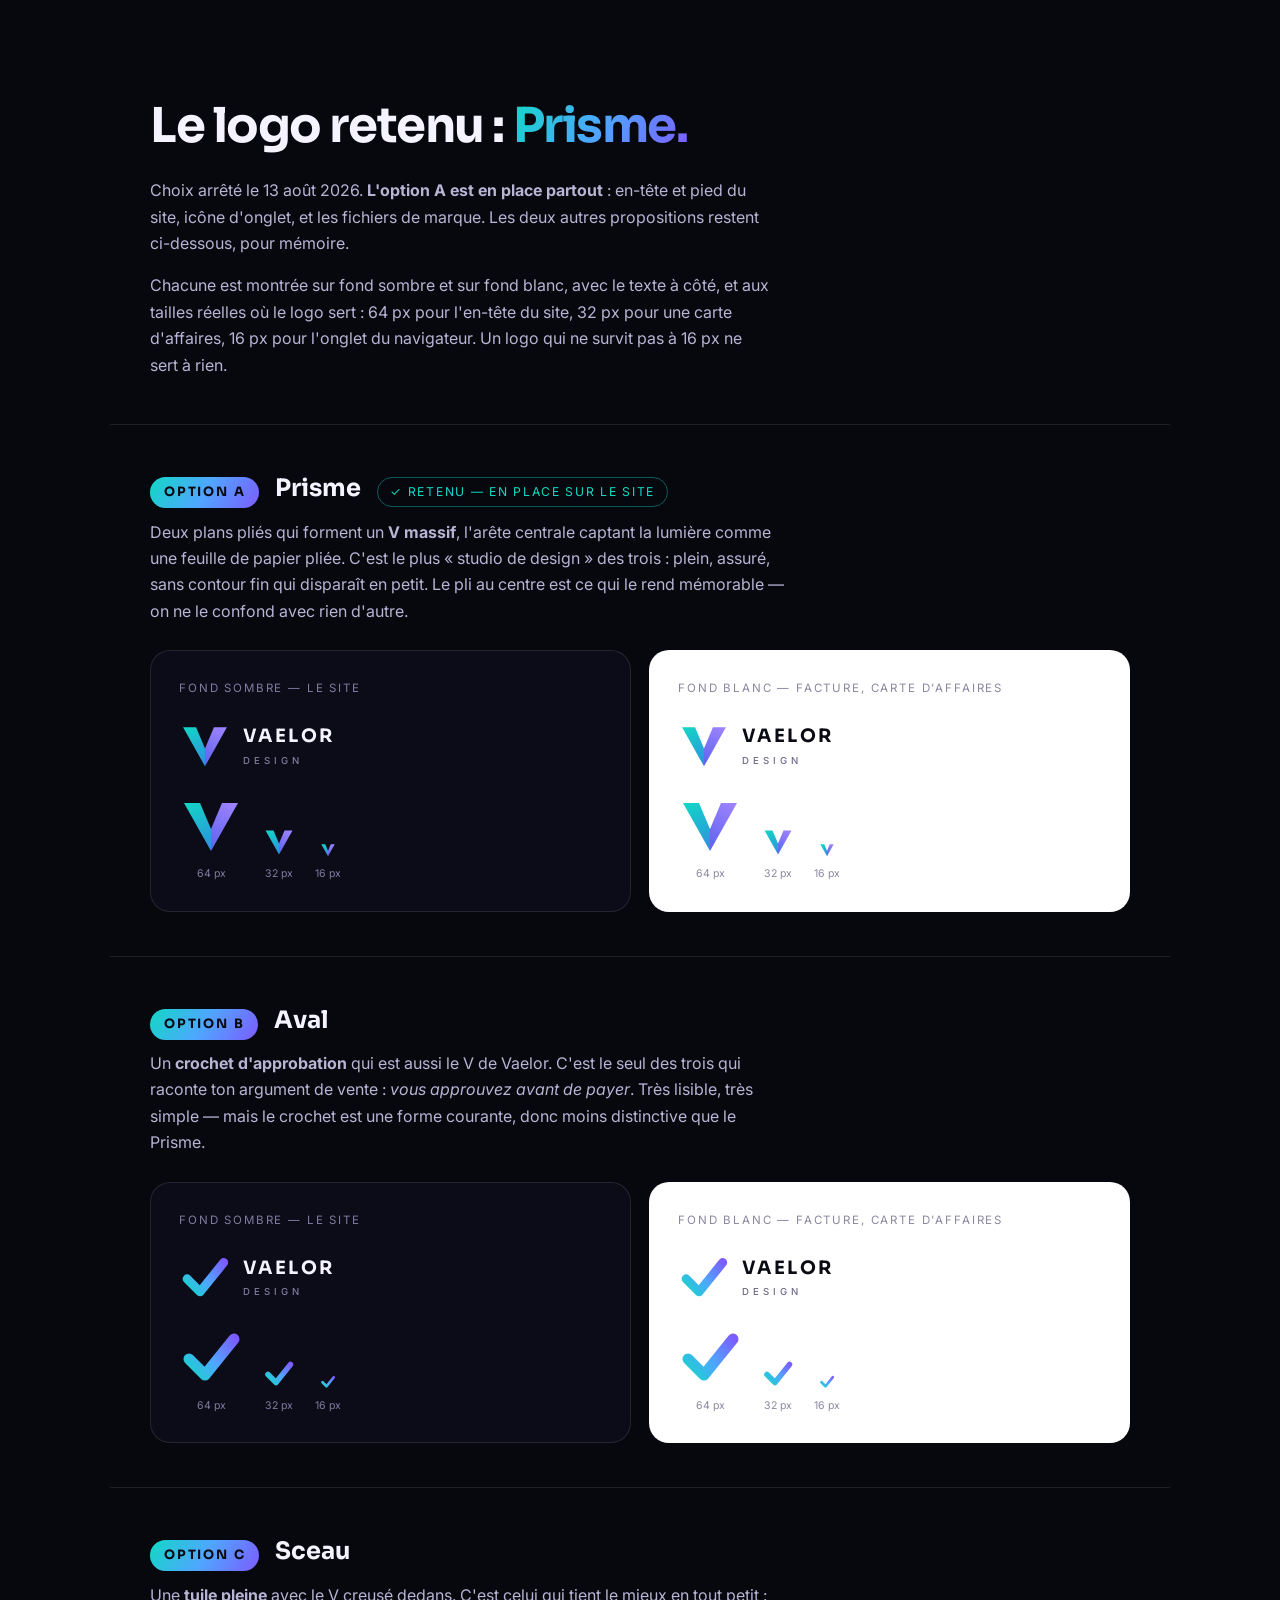
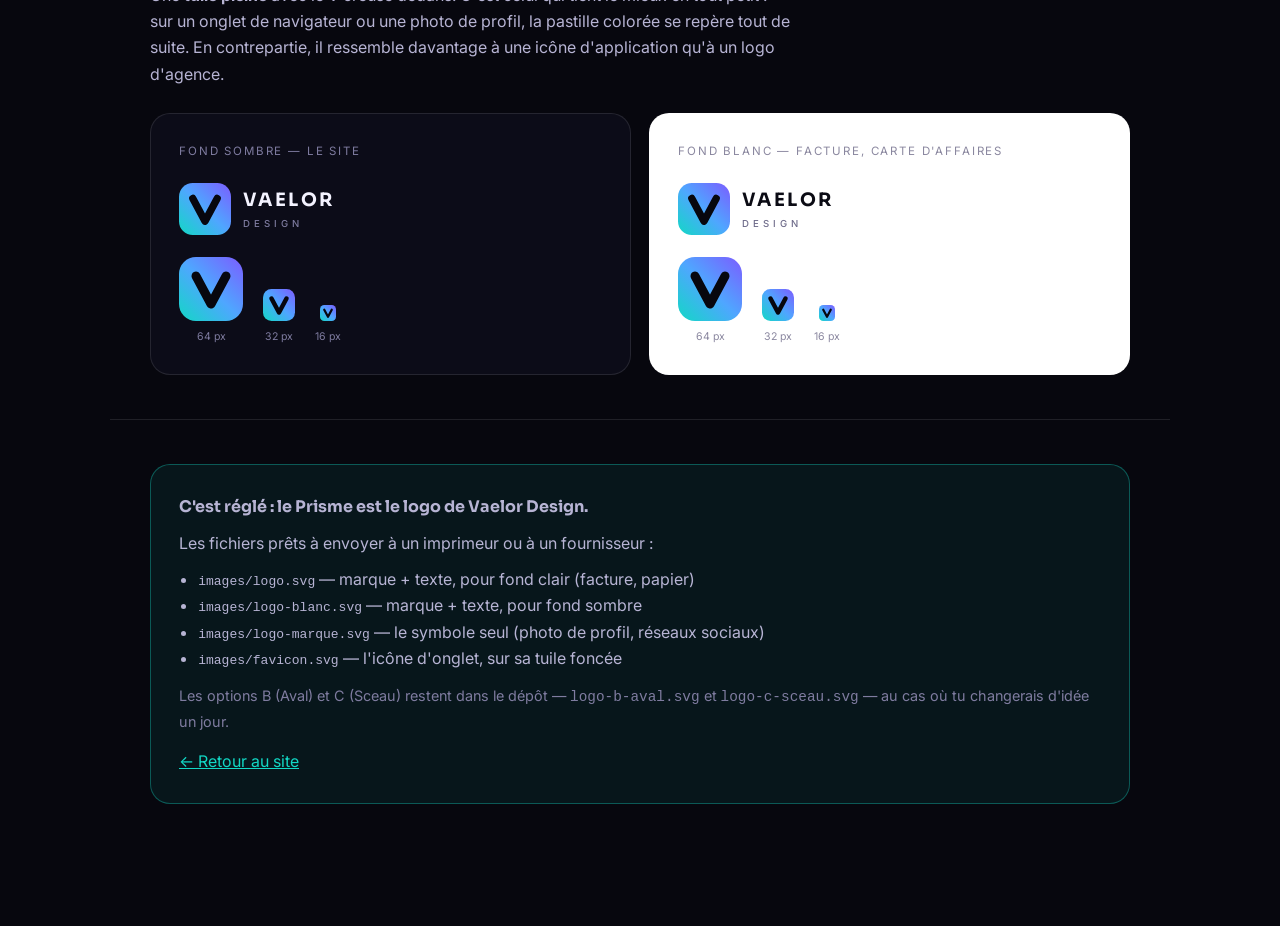
<file: logos.html>
<!DOCTYPE html>
<html lang="fr-CA">
<head>
<meta charset="utf-8">
<meta name="viewport" content="width=device-width, initial-scale=1">
<title>Vaelor Design — le logo « Prisme »</title>
<link rel="icon" href="images/favicon.svg" type="image/svg+xml">
<link rel="preconnect" href="https://fonts.googleapis.com">
<link rel="preconnect" href="https://fonts.gstatic.com" crossorigin>
<link href="https://fonts.googleapis.com/css2?family=Sora:wght@400;500;600;700&family=Inter:wght@400;500&display=swap" rel="stylesheet">
<style>
:root{--ink:#07070E;--panel:#111124;--line:rgba(255,255,255,.1);--txt:#F4F3FF;--txt2:#B7B4D4;--txt3:#7F7CA0;
      --grad:linear-gradient(120deg,#12D8C5,#4FA6FF,#7C5CFF);--t:'Sora',sans-serif;--c:'Inter',sans-serif}
*,*::before,*::after{box-sizing:border-box}
body{margin:0;background:var(--ink);color:var(--txt);font-family:var(--c);line-height:1.65;padding:0 0 80px}
svg{display:block}
.env{max-width:1060px;margin-inline:auto;padding-inline:clamp(20px,5vw,40px)}
h1{font-family:var(--t);font-size:clamp(2rem,5vw,3rem);letter-spacing:-.03em;margin:0 0 12px}
h2{font-family:var(--t);font-size:1.5rem;margin:0 0 4px}
p{margin:0 0 1em;color:var(--txt2)}
.degrade{background:var(--grad);-webkit-background-clip:text;background-clip:text;color:transparent}
header{padding-block:clamp(48px,8vw,86px) 30px;border-bottom:1px solid var(--line)}
.opt{padding-block:44px;border-bottom:1px solid var(--line)}
.opt__t{display:flex;flex-wrap:wrap;gap:10px 16px;align-items:baseline;margin-bottom:6px}
.puce{font-family:var(--t);font-weight:700;font-size:.8rem;letter-spacing:.14em;background:var(--grad);color:#080812;padding:5px 14px;border-radius:99px}
.reco{font-size:.76rem;letter-spacing:.14em;text-transform:uppercase;color:#12D8C5;border:1px solid rgba(18,216,197,.4);border-radius:99px;padding:4px 12px}
.desc{max-width:64ch;margin-bottom:26px}
.bancs{display:grid;grid-template-columns:1fr 1fr;gap:18px}
@media(max-width:760px){.bancs{grid-template-columns:1fr}}
.banc{border:1px solid var(--line);border-radius:20px;padding:28px;display:flex;flex-direction:column;gap:22px;align-items:flex-start}
.banc--sombre{background:#0C0C18}
.banc--clair{background:#FFFFFF}
.banc__et{font-size:.72rem;letter-spacing:.16em;text-transform:uppercase;color:var(--txt3)}
.banc--clair .banc__et{color:#8A879F}
.lock{display:flex;align-items:center;gap:12px}
.lock__n{font-family:var(--t);font-weight:700;font-size:1.15rem;letter-spacing:.13em;line-height:1}
.lock__s{display:block;font-size:.6rem;letter-spacing:.42em;font-weight:500;margin-top:3px}
.banc--sombre .lock__n{color:#F4F3FF}.banc--sombre .lock__s{color:#7F7CA0}
.banc--clair .lock__n{color:#0B0B14}.banc--clair .lock__s{color:#6E6B8A}
.tailles{display:flex;align-items:flex-end;gap:20px;flex-wrap:wrap}
.taille{display:flex;flex-direction:column;align-items:center;gap:7px}
.taille span{font-size:.66rem;color:var(--txt3)}
.banc--clair .taille span{color:#8A879F}
.choix{padding-block:44px}
.choix__b{border:1px solid rgba(18,216,197,.35);background:rgba(18,216,197,.07);border-radius:20px;padding:28px}
.choix__b b{font-family:var(--t)}
a{color:#12D8C5}
</style>
</head>
<body>

<header class="env">
  <h1>Le logo retenu : <span class="degrade">Prisme.</span></h1>
  <p style="max-width:62ch">
    Choix arrêté le 13 août 2026. <strong>L'option A est en place partout</strong> : en-tête et
    pied du site, icône d'onglet, et les fichiers de marque. Les deux autres propositions restent
    ci-dessous, pour mémoire.
  </p>
  <p style="max-width:62ch">
    Chacune est montrée sur fond sombre et sur fond blanc, avec le texte à côté, et aux tailles
    réelles où le logo sert : 64 px pour l'en-tête du site, 32 px pour une carte d'affaires,
    16 px pour l'onglet du navigateur. Un logo qui ne survit pas à 16 px ne sert à rien.
  </p>
</header>

<!-- OPTION A -->
<section class="opt env">
  <div class="opt__t">
    <span class="puce">OPTION A</span>
    <h2>Prisme</h2>
    <span class="reco">✓ Retenu — en place sur le site</span>
  </div>
  <p class="desc">
    Deux plans pliés qui forment un <strong>V massif</strong>, l'arête centrale captant la lumière
    comme une feuille de papier pliée. C'est le plus « studio de design » des trois : plein,
    assuré, sans contour fin qui disparaît en petit. Le pli au centre est ce qui le rend
    mémorable — on ne le confond avec rien d'autre.
  </p>
  <div class="bancs">
    <div class="banc banc--sombre">
      <span class="banc__et">Fond sombre — le site</span>
      <div class="lock">
        <svg viewBox="0 0 64 64" width="52" height="52"><defs><linearGradient id="a1" x1="6" y1="8" x2="32" y2="56" gradientUnits="userSpaceOnUse"><stop offset="0" stop-color="#12D8C5"/><stop offset="1" stop-color="#2E8FE0"/></linearGradient><linearGradient id="a2" x1="58" y1="8" x2="32" y2="56" gradientUnits="userSpaceOnUse"><stop offset="0" stop-color="#A184FF"/><stop offset="1" stop-color="#5B63EE"/></linearGradient></defs><path d="M5 9h16l11 26v22Z" fill="url(#a1)"/><path d="M59 9H43L32 35v22Z" fill="url(#a2)"/></svg>
        <span><span class="lock__n">VAELOR</span><span class="lock__s">DESIGN</span></span>
      </div>
      <div class="tailles">
        <span class="taille"><svg viewBox="0 0 64 64" width="64" height="64"><defs><linearGradient id="a3" x1="6" y1="8" x2="32" y2="56" gradientUnits="userSpaceOnUse"><stop offset="0" stop-color="#12D8C5"/><stop offset="1" stop-color="#2E8FE0"/></linearGradient><linearGradient id="a4" x1="58" y1="8" x2="32" y2="56" gradientUnits="userSpaceOnUse"><stop offset="0" stop-color="#A184FF"/><stop offset="1" stop-color="#5B63EE"/></linearGradient></defs><path d="M5 9h16l11 26v22Z" fill="url(#a3)"/><path d="M59 9H43L32 35v22Z" fill="url(#a4)"/></svg><span>64 px</span></span>
        <span class="taille"><svg viewBox="0 0 64 64" width="32" height="32"><path d="M5 9h16l11 26v22Z" fill="url(#a3)"/><path d="M59 9H43L32 35v22Z" fill="url(#a4)"/></svg><span>32 px</span></span>
        <span class="taille"><svg viewBox="0 0 64 64" width="16" height="16"><path d="M5 9h16l11 26v22Z" fill="url(#a3)"/><path d="M59 9H43L32 35v22Z" fill="url(#a4)"/></svg><span>16 px</span></span>
      </div>
    </div>
    <div class="banc banc--clair">
      <span class="banc__et">Fond blanc — facture, carte d'affaires</span>
      <div class="lock">
        <svg viewBox="0 0 64 64" width="52" height="52"><path d="M5 9h16l11 26v22Z" fill="url(#a3)"/><path d="M59 9H43L32 35v22Z" fill="url(#a4)"/></svg>
        <span><span class="lock__n">VAELOR</span><span class="lock__s">DESIGN</span></span>
      </div>
      <div class="tailles">
        <span class="taille"><svg viewBox="0 0 64 64" width="64" height="64"><path d="M5 9h16l11 26v22Z" fill="url(#a3)"/><path d="M59 9H43L32 35v22Z" fill="url(#a4)"/></svg><span>64 px</span></span>
        <span class="taille"><svg viewBox="0 0 64 64" width="32" height="32"><path d="M5 9h16l11 26v22Z" fill="url(#a3)"/><path d="M59 9H43L32 35v22Z" fill="url(#a4)"/></svg><span>32 px</span></span>
        <span class="taille"><svg viewBox="0 0 64 64" width="16" height="16"><path d="M5 9h16l11 26v22Z" fill="url(#a3)"/><path d="M59 9H43L32 35v22Z" fill="url(#a4)"/></svg><span>16 px</span></span>
      </div>
    </div>
  </div>
</section>

<!-- OPTION B -->
<section class="opt env">
  <div class="opt__t">
    <span class="puce">OPTION B</span>
    <h2>Aval</h2>
  </div>
  <p class="desc">
    Un <strong>crochet d'approbation</strong> qui est aussi le V de Vaelor. C'est le seul des trois
    qui raconte ton argument de vente : <em>vous approuvez avant de payer</em>. Très lisible,
    très simple — mais le crochet est une forme courante, donc moins distinctive que le Prisme.
  </p>
  <div class="bancs">
    <div class="banc banc--sombre">
      <span class="banc__et">Fond sombre — le site</span>
      <div class="lock">
        <svg viewBox="0 0 64 64" width="52" height="52"><defs><linearGradient id="b1" x1="8" y1="52" x2="56" y2="12" gradientUnits="userSpaceOnUse"><stop offset="0" stop-color="#12D8C5"/><stop offset=".5" stop-color="#4FA6FF"/><stop offset="1" stop-color="#7C5CFF"/></linearGradient></defs><path d="M10 33 26 49 55 13" fill="none" stroke="url(#b1)" stroke-width="11" stroke-linecap="round" stroke-linejoin="round"/></svg>
        <span><span class="lock__n">VAELOR</span><span class="lock__s">DESIGN</span></span>
      </div>
      <div class="tailles">
        <span class="taille"><svg viewBox="0 0 64 64" width="64" height="64"><path d="M10 33 26 49 55 13" fill="none" stroke="url(#b1)" stroke-width="11" stroke-linecap="round" stroke-linejoin="round"/></svg><span>64 px</span></span>
        <span class="taille"><svg viewBox="0 0 64 64" width="32" height="32"><path d="M10 33 26 49 55 13" fill="none" stroke="url(#b1)" stroke-width="11" stroke-linecap="round" stroke-linejoin="round"/></svg><span>32 px</span></span>
        <span class="taille"><svg viewBox="0 0 64 64" width="16" height="16"><path d="M10 33 26 49 55 13" fill="none" stroke="url(#b1)" stroke-width="11" stroke-linecap="round" stroke-linejoin="round"/></svg><span>16 px</span></span>
      </div>
    </div>
    <div class="banc banc--clair">
      <span class="banc__et">Fond blanc — facture, carte d'affaires</span>
      <div class="lock">
        <svg viewBox="0 0 64 64" width="52" height="52"><path d="M10 33 26 49 55 13" fill="none" stroke="url(#b1)" stroke-width="11" stroke-linecap="round" stroke-linejoin="round"/></svg>
        <span><span class="lock__n">VAELOR</span><span class="lock__s">DESIGN</span></span>
      </div>
      <div class="tailles">
        <span class="taille"><svg viewBox="0 0 64 64" width="64" height="64"><path d="M10 33 26 49 55 13" fill="none" stroke="url(#b1)" stroke-width="11" stroke-linecap="round" stroke-linejoin="round"/></svg><span>64 px</span></span>
        <span class="taille"><svg viewBox="0 0 64 64" width="32" height="32"><path d="M10 33 26 49 55 13" fill="none" stroke="url(#b1)" stroke-width="11" stroke-linecap="round" stroke-linejoin="round"/></svg><span>32 px</span></span>
        <span class="taille"><svg viewBox="0 0 64 64" width="16" height="16"><path d="M10 33 26 49 55 13" fill="none" stroke="url(#b1)" stroke-width="11" stroke-linecap="round" stroke-linejoin="round"/></svg><span>16 px</span></span>
      </div>
    </div>
  </div>
</section>

<!-- OPTION C -->
<section class="opt env">
  <div class="opt__t">
    <span class="puce">OPTION C</span>
    <h2>Sceau</h2>
  </div>
  <p class="desc">
    Une <strong>tuile pleine</strong> avec le V creusé dedans. C'est celui qui tient le mieux en tout
    petit : sur un onglet de navigateur ou une photo de profil, la pastille colorée se repère
    tout de suite. En contrepartie, il ressemble davantage à une icône d'application qu'à un logo
    d'agence.
  </p>
  <div class="bancs">
    <div class="banc banc--sombre">
      <span class="banc__et">Fond sombre — le site</span>
      <div class="lock">
        <svg viewBox="0 0 64 64" width="52" height="52"><defs><linearGradient id="c1" x1="0" y1="64" x2="64" y2="0" gradientUnits="userSpaceOnUse"><stop offset="0" stop-color="#12D8C5"/><stop offset=".5" stop-color="#4FA6FF"/><stop offset="1" stop-color="#7C5CFF"/></linearGradient></defs><rect width="64" height="64" rx="17" fill="url(#c1)"/><path d="M17 19 32 47 47 19" fill="none" stroke="#07070E" stroke-width="9" stroke-linecap="round" stroke-linejoin="round"/></svg>
        <span><span class="lock__n">VAELOR</span><span class="lock__s">DESIGN</span></span>
      </div>
      <div class="tailles">
        <span class="taille"><svg viewBox="0 0 64 64" width="64" height="64"><rect width="64" height="64" rx="17" fill="url(#c1)"/><path d="M17 19 32 47 47 19" fill="none" stroke="#07070E" stroke-width="9" stroke-linecap="round" stroke-linejoin="round"/></svg><span>64 px</span></span>
        <span class="taille"><svg viewBox="0 0 64 64" width="32" height="32"><rect width="64" height="64" rx="17" fill="url(#c1)"/><path d="M17 19 32 47 47 19" fill="none" stroke="#07070E" stroke-width="9" stroke-linecap="round" stroke-linejoin="round"/></svg><span>32 px</span></span>
        <span class="taille"><svg viewBox="0 0 64 64" width="16" height="16"><rect width="64" height="64" rx="17" fill="url(#c1)"/><path d="M17 19 32 47 47 19" fill="none" stroke="#07070E" stroke-width="9" stroke-linecap="round" stroke-linejoin="round"/></svg><span>16 px</span></span>
      </div>
    </div>
    <div class="banc banc--clair">
      <span class="banc__et">Fond blanc — facture, carte d'affaires</span>
      <div class="lock">
        <svg viewBox="0 0 64 64" width="52" height="52"><rect width="64" height="64" rx="17" fill="url(#c1)"/><path d="M17 19 32 47 47 19" fill="none" stroke="#07070E" stroke-width="9" stroke-linecap="round" stroke-linejoin="round"/></svg>
        <span><span class="lock__n">VAELOR</span><span class="lock__s">DESIGN</span></span>
      </div>
      <div class="tailles">
        <span class="taille"><svg viewBox="0 0 64 64" width="64" height="64"><rect width="64" height="64" rx="17" fill="url(#c1)"/><path d="M17 19 32 47 47 19" fill="none" stroke="#07070E" stroke-width="9" stroke-linecap="round" stroke-linejoin="round"/></svg><span>64 px</span></span>
        <span class="taille"><svg viewBox="0 0 64 64" width="32" height="32"><rect width="64" height="64" rx="17" fill="url(#c1)"/><path d="M17 19 32 47 47 19" fill="none" stroke="#07070E" stroke-width="9" stroke-linecap="round" stroke-linejoin="round"/></svg><span>32 px</span></span>
        <span class="taille"><svg viewBox="0 0 64 64" width="16" height="16"><rect width="64" height="64" rx="17" fill="url(#c1)"/><path d="M17 19 32 47 47 19" fill="none" stroke="#07070E" stroke-width="9" stroke-linecap="round" stroke-linejoin="round"/></svg><span>16 px</span></span>
      </div>
    </div>
  </div>
</section>

<section class="choix env">
  <div class="choix__b">
    <p style="margin:0"><b>C'est réglé : le Prisme est le logo de Vaelor Design.</b></p>
    <p style="margin:.6em 0 0">
      Les fichiers prêts à envoyer à un imprimeur ou à un fournisseur :
    </p>
    <ul style="margin:.6em 0 0; padding-left:1.2em; color:var(--txt2)">
      <li><code>images/logo.svg</code> — marque + texte, pour fond clair (facture, papier)</li>
      <li><code>images/logo-blanc.svg</code> — marque + texte, pour fond sombre</li>
      <li><code>images/logo-marque.svg</code> — le symbole seul (photo de profil, réseaux sociaux)</li>
      <li><code>images/favicon.svg</code> — l'icône d'onglet, sur sa tuile foncée</li>
    </ul>
    <p style="margin:.9em 0 0; color:var(--txt3); font-size:.9rem">
      Les options B (Aval) et C (Sceau) restent dans le dépôt — <code>logo-b-aval.svg</code> et
      <code>logo-c-sceau.svg</code> — au cas où tu changerais d'idée un jour.
    </p>
    <p style="margin:.9em 0 0"><a href="index.html">← Retour au site</a></p>
  </div>
</section>

</body>
</html>
</file>
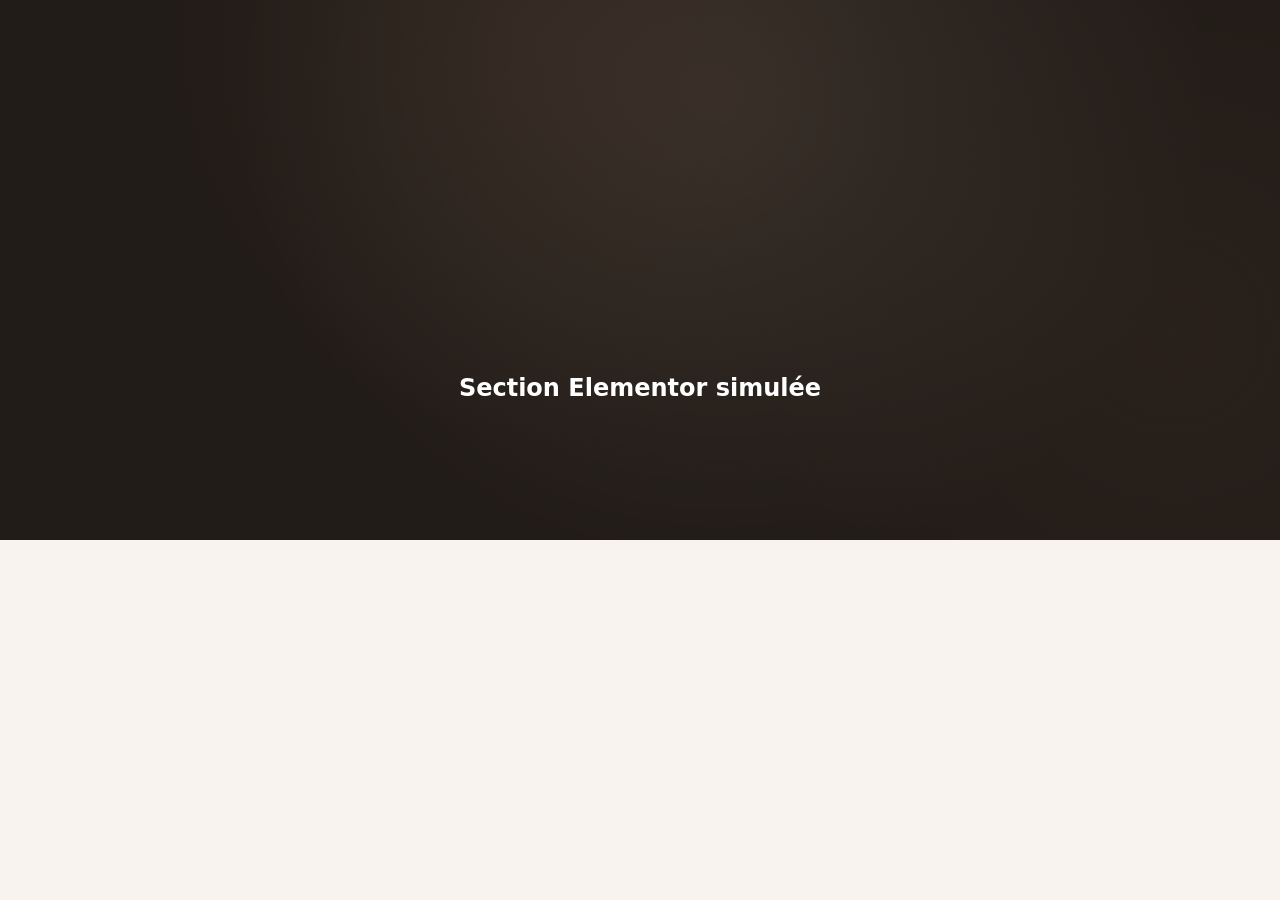
<file: outils/apercu-widget-elementor.html>
<!DOCTYPE html><meta charset=utf-8><title>widget</title><style>body{margin:0;background:#f8f3ee;font:16px system-ui}.elementor-top-section{position:relative;min-height:60vh;display:grid;place-items:center;background:#221c18;color:#fff;margin-bottom:8px}.elementor-widget-container{padding:0}</style><section class="elementor-top-section"><div class=elementor-widget-container><div data-vfond='{"motif":"aurore","couleur":"#b9805f","couleur2":"#e7cdb8","opacite":0.28,"densite":0.9,"dessous":false,"cible":".elementor-top-section"}'></div>
<style>
/* Barre de lecture, dans le terracotta de la marque. */
.fd-lecture{position:fixed;top:0;left:0;height:2px;width:0;z-index:9999;
  background:linear-gradient(90deg,#b9805f,#e7cdb8);
  transition:width .12s linear;pointer-events:none}
@media (prefers-reduced-motion: no-preference){
  /* Les cartes de traitement se soulèvent au survol. */
  .elementor-widget-icon-box,.elementor-widget-image-box{
    transition:transform .35s cubic-bezier(.16,1,.3,1),box-shadow .35s ease}
  .elementor-widget-icon-box:hover,.elementor-widget-image-box:hover{
    transform:translateY(-4px);box-shadow:0 18px 38px -18px rgba(42,25,12,.34)}
  /* Le reflet qui traverse les boutons. */
  .elementor-button{position:relative;overflow:hidden}
  .elementor-button::after{content:"";position:absolute;top:0;bottom:0;left:-70%;width:45%;
    transform:skewX(-18deg);pointer-events:none;
    background:linear-gradient(90deg,transparent,rgba(255,255,255,.30),transparent);
    transition:left .55s ease}
  .elementor-button:hover::after{left:120%}
}
</style>
<script>
/*! Vaelor Design · fond-anime.js · v1.0 (14 août 2026)
 * -----------------------------------------------------------------------------
 * Fond animé en <canvas>, JAVASCRIPT VANILLE, ZÉRO dépendance, ZÉRO CDN.
 * Conçu pour être collé tel quel dans un widget « HTML » d'Elementor GRATUIT.
 *
 * UTILISATION
 *   1. Poser un élément vide dans la section à animer :
 *        <div data-vfond='{"motif":"poussiere","couleur":"#C9A227"}'><\/div>
 *      Le script crée un <canvas> qui remplit LE PARENT POSITIONNÉ le plus proche
 *      (une section Elementor est `position:relative` par défaut : rien à régler).
 *   2. Charger ce fichier, ou coller son contenu dans un <script> avant <\/body>.
 *
 * OPTIONS (toutes facultatives)
 *   motif     "poussiere" | "constellation" | "vagues" | "aurore" | "grille"
 *   couleur   couleur principale        (#RRGGBB)      défaut #FFFFFF
 *   couleur2  couleur secondaire        (#RRGGBB)      défaut = couleur
 *   densite   0.4 … 2                   défaut 1
 *   vitesse   0.3 … 2                   défaut 1
 *   opacite   0 … 1  (opacité du calque) défaut .55
 *   souris    true|false — parallaxe à la souris (grand écran seulement)  défaut true
 *   dessous   true|false — place le canvas SOUS le contenu (z-index 0)    défaut true
 *
 * GARDES (ne jamais les retirer)
 *   · prefers-reduced-motion: reduce  -> aucun canvas créé, la section garde son fond.
 *   · Pas de canvas 2D -> rien n'est créé, aucune erreur.
 *   · Hors écran (IntersectionObserver) ou onglet caché -> boucle arrêtée.
 *   · Téléphone -> densité divisée par ~2, parallaxe souris coupée.
 *   · Le canvas est en pointer-events:none et aria-hidden : jamais dans le chemin
 *     du clic ni dans celui d'un lecteur d'écran.
 * -----------------------------------------------------------------------------
 */
(function () {
  'use strict';

  if (!window.matchMedia || window.matchMedia('(prefers-reduced-motion: reduce)').matches) { return; }

  var PETIT = window.matchMedia('(max-width: 860px)').matches;
  var FIN   = window.matchMedia('(hover: hover) and (pointer: fine)').matches;

  function lireCouleur(h, a) {
    h = (h || '#FFFFFF').replace('#', '');
    if (h.length === 3) { h = h[0] + h[0] + h[1] + h[1] + h[2] + h[2]; }
    var n = parseInt(h, 16);
    if (isNaN(n)) { n = 0xFFFFFF; }
    return 'rgba(' + ((n >> 16) & 255) + ',' + ((n >> 8) & 255) + ',' + (n & 255) + ',' + a + ')';
  }

  // Lecture TOLÉRANTE des options : `.6` au lieu de `0.6`, guillemets simples,
  // virgule en trop — trois fautes de frappe qui, en JSON strict, feraient retomber
  // toute la section sur le motif par défaut sans le moindre message. Mesuré.
  function options(el) {
    var brut = el.getAttribute('data-vfond') || '{}', o = {};
    try { o = JSON.parse(brut); } catch (e) {
      try {
        o = JSON.parse(brut
          .replace(/'/g, '"')                 // guillemets simples
          .replace(/([:,\[]\s*)\.(\d)/g, '$10.$2') // .6  ->  0.6
          .replace(/,(\s*[}\]])/g, '$1'));    // virgule finale
      } catch (e2) { o = {}; }
    }
    return {
      motif:    o.motif || 'poussiere',
      c1:       o.couleur || '#FFFFFF',
      c2:       o.couleur2 || o.couleur || '#FFFFFF',
      densite:  typeof o.densite === 'number' ? o.densite : 1,
      vitesse:  typeof o.vitesse === 'number' ? o.vitesse : 1,
      opacite:  typeof o.opacite === 'number' ? o.opacite : 0.55,
      souris:   o.souris !== false,
      dessous:  o.dessous !== false,
      cible:    o.cible || ''
    };
  }

  function demarrer(hote) {
    var op = options(hote);
    // Dans Elementor, un widget « HTML » est enfermé dans .elementor-widget-container :
    // le parent direct fait quelques dizaines de pixels. `cible` permet de remonter
    // jusqu'à la vraie section, par exemple {"cible":".elementor-top-section"}.
    var cible = op.cible ? (hote.closest ? hote.closest(op.cible) : null) : null;
    if (!cible) { cible = hote.parentElement; }
    if (!cible) { return; }

    // Le parent doit pouvoir porter un enfant en position absolue.
    var pos = window.getComputedStyle(cible).position;
    if (pos === 'static') { cible.style.position = 'relative'; }

    var cv = document.createElement('canvas');
    cv.setAttribute('aria-hidden', 'true');
    cv.style.cssText = 'position:absolute;inset:0;width:100%;height:100%;display:block;' +
                       'pointer-events:none;opacity:' + op.opacite + ';' +
                       'z-index:' + (op.dessous ? '0' : '3');
    var ctx = cv.getContext && cv.getContext('2d');
    if (!ctx) { return; }
    hote.style.display = 'none';
    cible.insertBefore(cv, cible.firstChild);

    var L = 0, H = 0, dpr = 1, parts = [], t = 0, boucle = null, visible = false;
    var sx = 0, sy = 0, cx = 0, cy = 0; // souris cible / courante

    function nombre() {
      var base = { poussiere: 90, constellation: 78, vagues: 0, aurore: 5, grille: 0 }[op.motif] || 80;
      var n = base * op.densite * (PETIT ? 0.45 : 1);
      // Plafond dur : la boucle des liens est en O(n²).
      return Math.max(0, Math.min(Math.round(n * (L * H) / (1440 * 800)), op.motif === 'constellation' ? 110 : 220));
    }

    function semer() {
      parts = [];
      var n = nombre();
      for (var i = 0; i < n; i++) {
        parts.push({
          x: Math.random() * L,
          y: Math.random() * H,
          r: op.motif === 'aurore' ? (0.18 + Math.random() * 0.22) * Math.max(L, H)
                                   : 0.6 + Math.random() * (op.motif === 'constellation' ? 1.6 : 2.2),
          vx: (Math.random() - 0.5) * 0.22 * op.vitesse,
          vy: (op.motif === 'poussiere' ? -0.12 - Math.random() * 0.28 : (Math.random() - 0.5) * 0.22) * op.vitesse,
          a: 0.25 + Math.random() * 0.75,
          p: Math.random() * Math.PI * 2,
          d: Math.random() < 0.5
        });
      }
    }

    function mesurer() {
      var r = cible.getBoundingClientRect();
      dpr = Math.min(window.devicePixelRatio || 1, 2);
      L = Math.max(1, Math.round(r.width));
      H = Math.max(1, Math.round(r.height));
      cv.width = Math.round(L * dpr);
      cv.height = Math.round(H * dpr);
      ctx.setTransform(dpr, 0, 0, dpr, 0, 0);
      semer();
    }

    /* ---------------- les cinq motifs ---------------- */

    function poussiere() {
      for (var i = 0; i < parts.length; i++) {
        var p = parts[i];
        p.x += p.vx + Math.sin(t * 0.0009 + p.p) * 0.16;
        p.y += p.vy;
        if (p.y < -12) { p.y = H + 10; p.x = Math.random() * L; }
        if (p.x < -12) { p.x = L + 10; } else if (p.x > L + 12) { p.x = -10; }
        var sc = 0.62 + 0.38 * Math.sin(t * 0.0016 + p.p);
        ctx.beginPath();
        ctx.arc(p.x + cx * (p.r * 5), p.y + cy * (p.r * 5), p.r, 0, 6.2832);
        ctx.fillStyle = lireCouleur(p.d ? op.c1 : op.c2, (p.a * sc).toFixed(3));
        ctx.fill();
      }
    }

    function constellation() {
      var i, j, p, q, dx, dy, d2, lim = (PETIT ? 108 : 138), lim2 = lim * lim;
      ctx.lineWidth = 1;
      for (i = 0; i < parts.length; i++) {
        p = parts[i];
        p.x += p.vx; p.y += p.vy;
        if (p.x < 0 || p.x > L) { p.vx *= -1; }
        if (p.y < 0 || p.y > H) { p.vy *= -1; }
      }
      for (i = 0; i < parts.length; i++) {
        p = parts[i];
        for (j = i + 1; j < parts.length; j++) {
          q = parts[j];
          dx = p.x - q.x; dy = p.y - q.y; d2 = dx * dx + dy * dy;
          if (d2 > lim2) { continue; }
          ctx.beginPath();
          ctx.moveTo(p.x + cx * 14, p.y + cy * 14);
          ctx.lineTo(q.x + cx * 14, q.y + cy * 14);
          ctx.strokeStyle = lireCouleur(op.c2, (0.5 * (1 - d2 / lim2)).toFixed(3));
          ctx.stroke();
        }
      }
      for (i = 0; i < parts.length; i++) {
        p = parts[i];
        ctx.beginPath();
        ctx.arc(p.x + cx * 22, p.y + cy * 22, p.r, 0, 6.2832);
        ctx.fillStyle = lireCouleur(op.c1, p.a.toFixed(3));
        ctx.fill();
      }
    }

    function vagues() {
      var couches = [
        { amp: 0.055, per: 0.0042, v: 0.00030, y: 0.72, a: 0.30, c: op.c2 },
        { amp: 0.042, per: 0.0060, v: 0.00046, y: 0.80, a: 0.36, c: op.c1 },
        { amp: 0.030, per: 0.0088, v: 0.00068, y: 0.88, a: 0.44, c: op.c1 }
      ];
      for (var k = 0; k < couches.length; k++) {
        var c = couches[k], A = c.amp * H, base = c.y * H;
        ctx.beginPath();
        ctx.moveTo(0, H);
        for (var x = 0; x <= L; x += 8) {
          ctx.lineTo(x, base + Math.sin(x * c.per + t * c.v * op.vitesse) * A
                          + Math.sin(x * c.per * 0.5 + t * c.v * 1.7 * op.vitesse) * A * 0.4
                          + cy * 12);
        }
        ctx.lineTo(L, H);
        ctx.closePath();
        ctx.fillStyle = lireCouleur(c.c, c.a);
        ctx.fill();
      }
    }

    function aurore() {
      for (var i = 0; i < parts.length; i++) {
        var p = parts[i];
        var x = p.x + Math.sin(t * 0.00022 * op.vitesse + p.p) * L * 0.22 + cx * 34;
        var y = p.y + Math.cos(t * 0.00017 * op.vitesse + p.p * 1.3) * H * 0.20 + cy * 34;
        var g = ctx.createRadialGradient(x, y, 0, x, y, p.r);
        g.addColorStop(0, lireCouleur(p.d ? op.c1 : op.c2, (0.42 * p.a).toFixed(3)));
        g.addColorStop(1, lireCouleur(p.d ? op.c1 : op.c2, '0'));
        ctx.fillStyle = g;
        ctx.beginPath();
        ctx.arc(x, y, p.r, 0, 6.2832);
        ctx.fill();
      }
    }

    function grille() {
      var pas = PETIT ? 46 : 62, dec = (t * 0.018 * op.vitesse) % pas, y, x, prof;
      ctx.lineWidth = 1;
      for (y = H * 0.34; y <= H + pas; y += pas) {
        prof = (y - H * 0.34) / (H * 0.66 + pas);
        ctx.beginPath();
        ctx.moveTo(0, y + dec); ctx.lineTo(L, y + dec);
        ctx.strokeStyle = lireCouleur(op.c1, (0.06 + 0.30 * prof).toFixed(3));
        ctx.stroke();
      }
      var fx = L / 2 + cx * 40;
      for (x = -L; x <= L * 2; x += pas * 1.6) {
        ctx.beginPath();
        ctx.moveTo(fx + (x - fx) * 0.16, H * 0.34);
        ctx.lineTo(x, H);
        ctx.strokeStyle = lireCouleur(op.c2, '0.16');
        ctx.stroke();
      }
    }

    var motifs = { poussiere: poussiere, constellation: constellation, vagues: vagues, aurore: aurore, grille: grille };
    var dessiner = motifs[op.motif] || poussiere;

    function image(ts) {
      boucle = requestAnimationFrame(image);
      t = ts || 0;
      cx += (sx - cx) * 0.055;
      cy += (sy - cy) * 0.055;
      ctx.clearRect(0, 0, L, H);
      dessiner();
    }

    function jouer() { if (!boucle) { boucle = requestAnimationFrame(image); } }
    function pause() { if (boucle) { cancelAnimationFrame(boucle); boucle = null; } }

    mesurer();

    var minuteur = null;
    window.addEventListener('resize', function () {
      clearTimeout(minuteur);
      minuteur = setTimeout(mesurer, 180);
    }, { passive: true });

    if (op.souris && FIN && !PETIT) {
      cible.addEventListener('mousemove', function (e) {
        var r = cible.getBoundingClientRect();
        sx = ((e.clientX - r.left) / r.width - 0.5) * 2;
        sy = ((e.clientY - r.top) / r.height - 0.5) * 2;
      }, { passive: true });
      cible.addEventListener('mouseleave', function () { sx = 0; sy = 0; }, { passive: true });
    }

    if ('IntersectionObserver' in window) {
      new IntersectionObserver(function (es) {
        visible = es[0].isIntersecting;
        if (visible && !document.hidden) { jouer(); } else { pause(); }
      }, { rootMargin: '120px' }).observe(cible);
    } else { visible = true; jouer(); }

    document.addEventListener('visibilitychange', function () {
      if (document.hidden) { pause(); } else if (visible) { jouer(); }
    });
  }

  function tout() {
    var l = document.querySelectorAll('[data-vfond]');
    for (var i = 0; i < l.length; i++) { demarrer(l[i]); }
  }

  if (document.readyState === 'loading') {
    document.addEventListener('DOMContentLoaded', tout);
  } else { tout(); }
})();

</script>
<script>
(function(){"use strict";
  if(!window.matchMedia||window.matchMedia("(prefers-reduced-motion: reduce)").matches){return;}
  var b=document.createElement("div");b.className="fd-lecture";b.setAttribute("aria-hidden","true");
  document.body.appendChild(b);var t=false;
  window.addEventListener("scroll",function(){ if(t){return;} t=true;
    requestAnimationFrame(function(){
      var y=window.scrollY||0,h=document.documentElement.scrollHeight-window.innerHeight;
      b.style.width=(h>0?Math.min(y/h,1)*100:0)+"%";t=false;});
  },{passive:true});
})();
</script></div><h2 style="position:relative;z-index:5">Section Elementor simulée</h2></section>
</file>
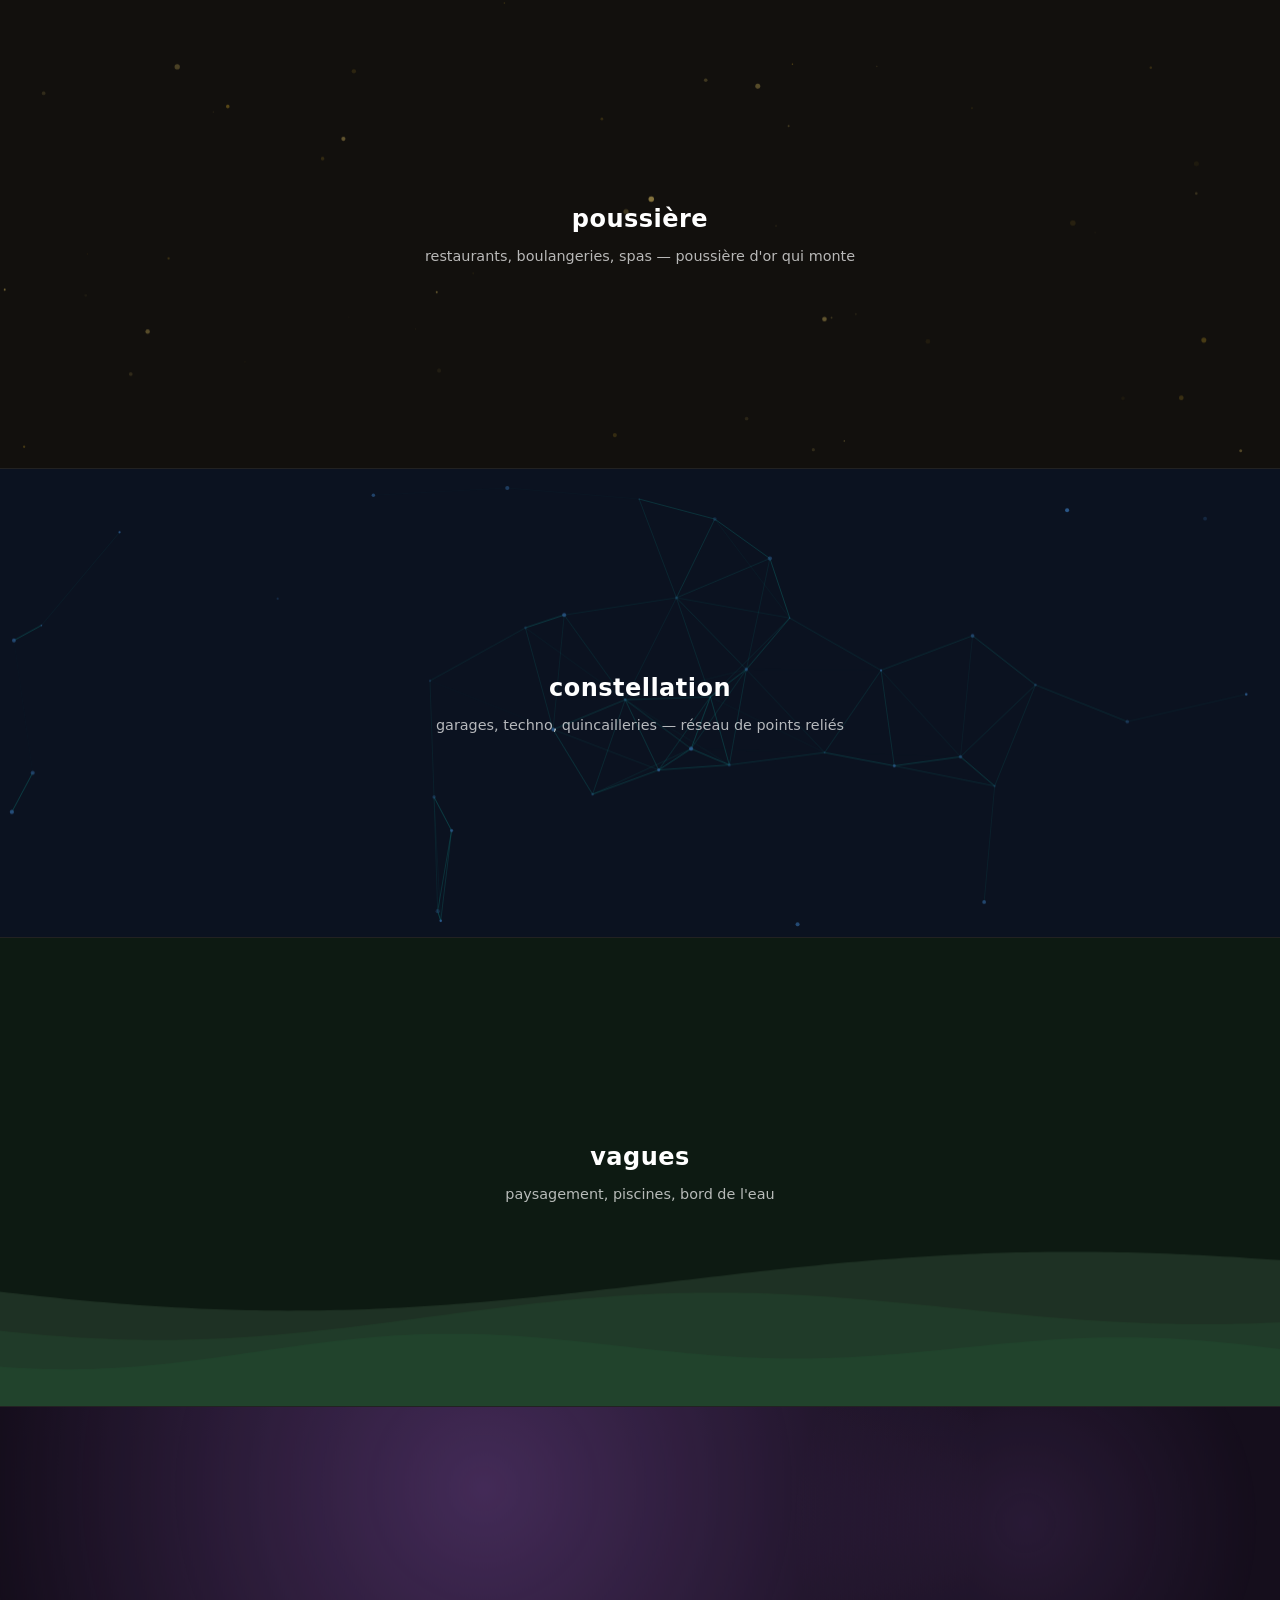
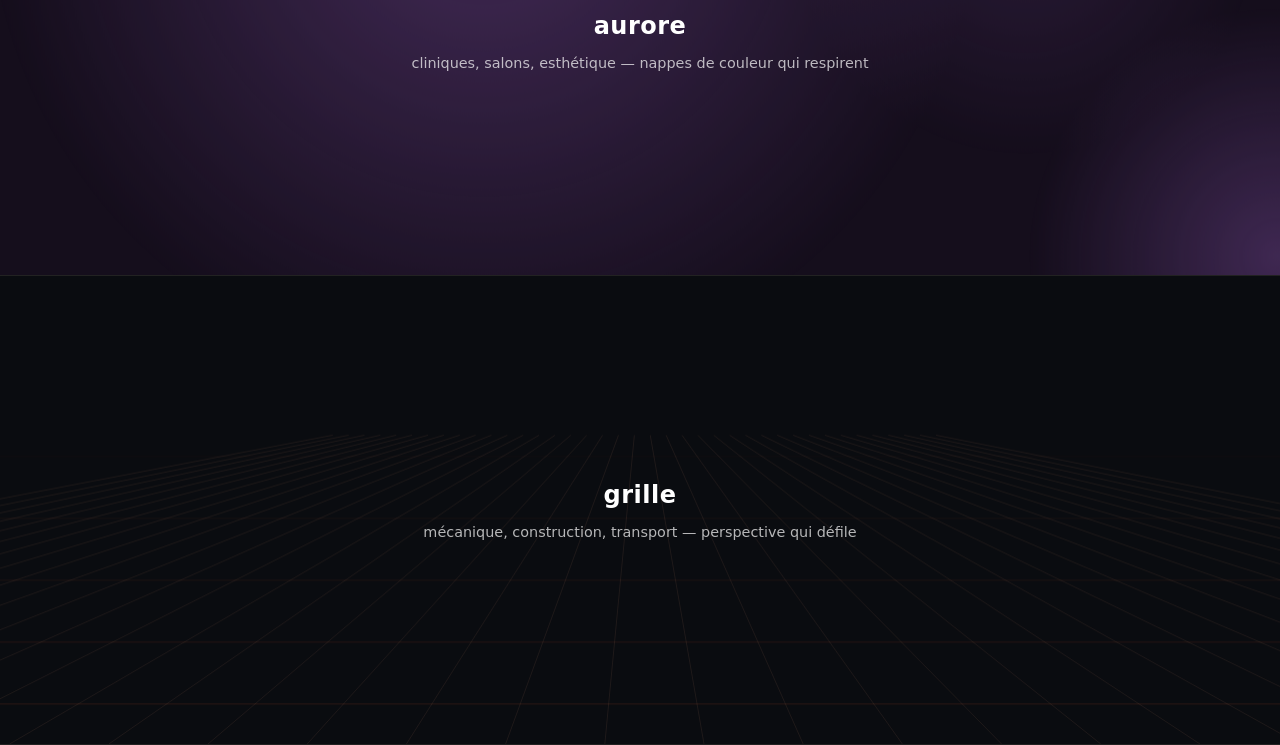
<file: outils/banc-fond-anime.html>
<!DOCTYPE html>
<html lang="fr-CA">
<head>
<meta charset="utf-8">
<meta name="viewport" content="width=device-width, initial-scale=1">
<title>Banc d'essai — fond-anime.js</title>
<style>
  body{margin:0;background:#07070E;color:#fff;font:16px/1.6 system-ui,sans-serif}
  .b{position:relative;min-height:52vh;display:grid;place-items:center;overflow:hidden;border-bottom:1px solid #222}
  .b > .t{position:relative;z-index:2;text-align:center;padding:40px}
  .t h2{margin:0 0 6px;font-size:1.5rem;letter-spacing:.02em}
  .t p{margin:0;opacity:.7;font-size:.9rem}
  #b1{background:#12100D}
  #b2{background:#0B1220}
  #b3{background:#0D1A12}
  #b4{background:#150E1C}
  #b5{background:#0A0C10}
</style>
</head>
<body>

<section class="b" id="b1">
  <div data-vfond='{"motif":"poussiere","couleur":"#C9A227","couleur2":"#E3C566","densite":1.1,"opacite":.6}'></div>
  <div class="t"><h2>poussière</h2><p>restaurants, boulangeries, spas — poussière d'or qui monte</p></div>
</section>

<section class="b" id="b2">
  <div data-vfond='{"motif":"constellation","couleur":"#4FA6FF","couleur2":"#12D8C5","densite":1,"opacite":0.5}'></div>
  <div class="t"><h2>constellation</h2><p>garages, techno, quincailleries — réseau de points reliés</p></div>
</section>

<section class="b" id="b3">
  <div data-vfond='{"motif":"vagues","couleur":"#3E8E5A","couleur2":"#8FC79A","opacite":0.45}'></div>
  <div class="t"><h2>vagues</h2><p>paysagement, piscines, bord de l'eau</p></div>
</section>

<section class="b" id="b4">
  <div data-vfond='{"motif":"aurore","couleur":"#C77DFF","couleur2":"#5BC0BE","densite":1,"opacite":0.7}'></div>
  <div class="t"><h2>aurore</h2><p>cliniques, salons, esthétique — nappes de couleur qui respirent</p></div>
</section>

<section class="b" id="b5">
  <div data-vfond='{"motif":"grille","couleur":"#FF6B35","couleur2":"#FFB08A","opacite":0.55}'></div>
  <div class="t"><h2>grille</h2><p>mécanique, construction, transport — perspective qui défile</p></div>
</section>

<script src="fond-anime.js"></script>
</body>
</html>
</file>
